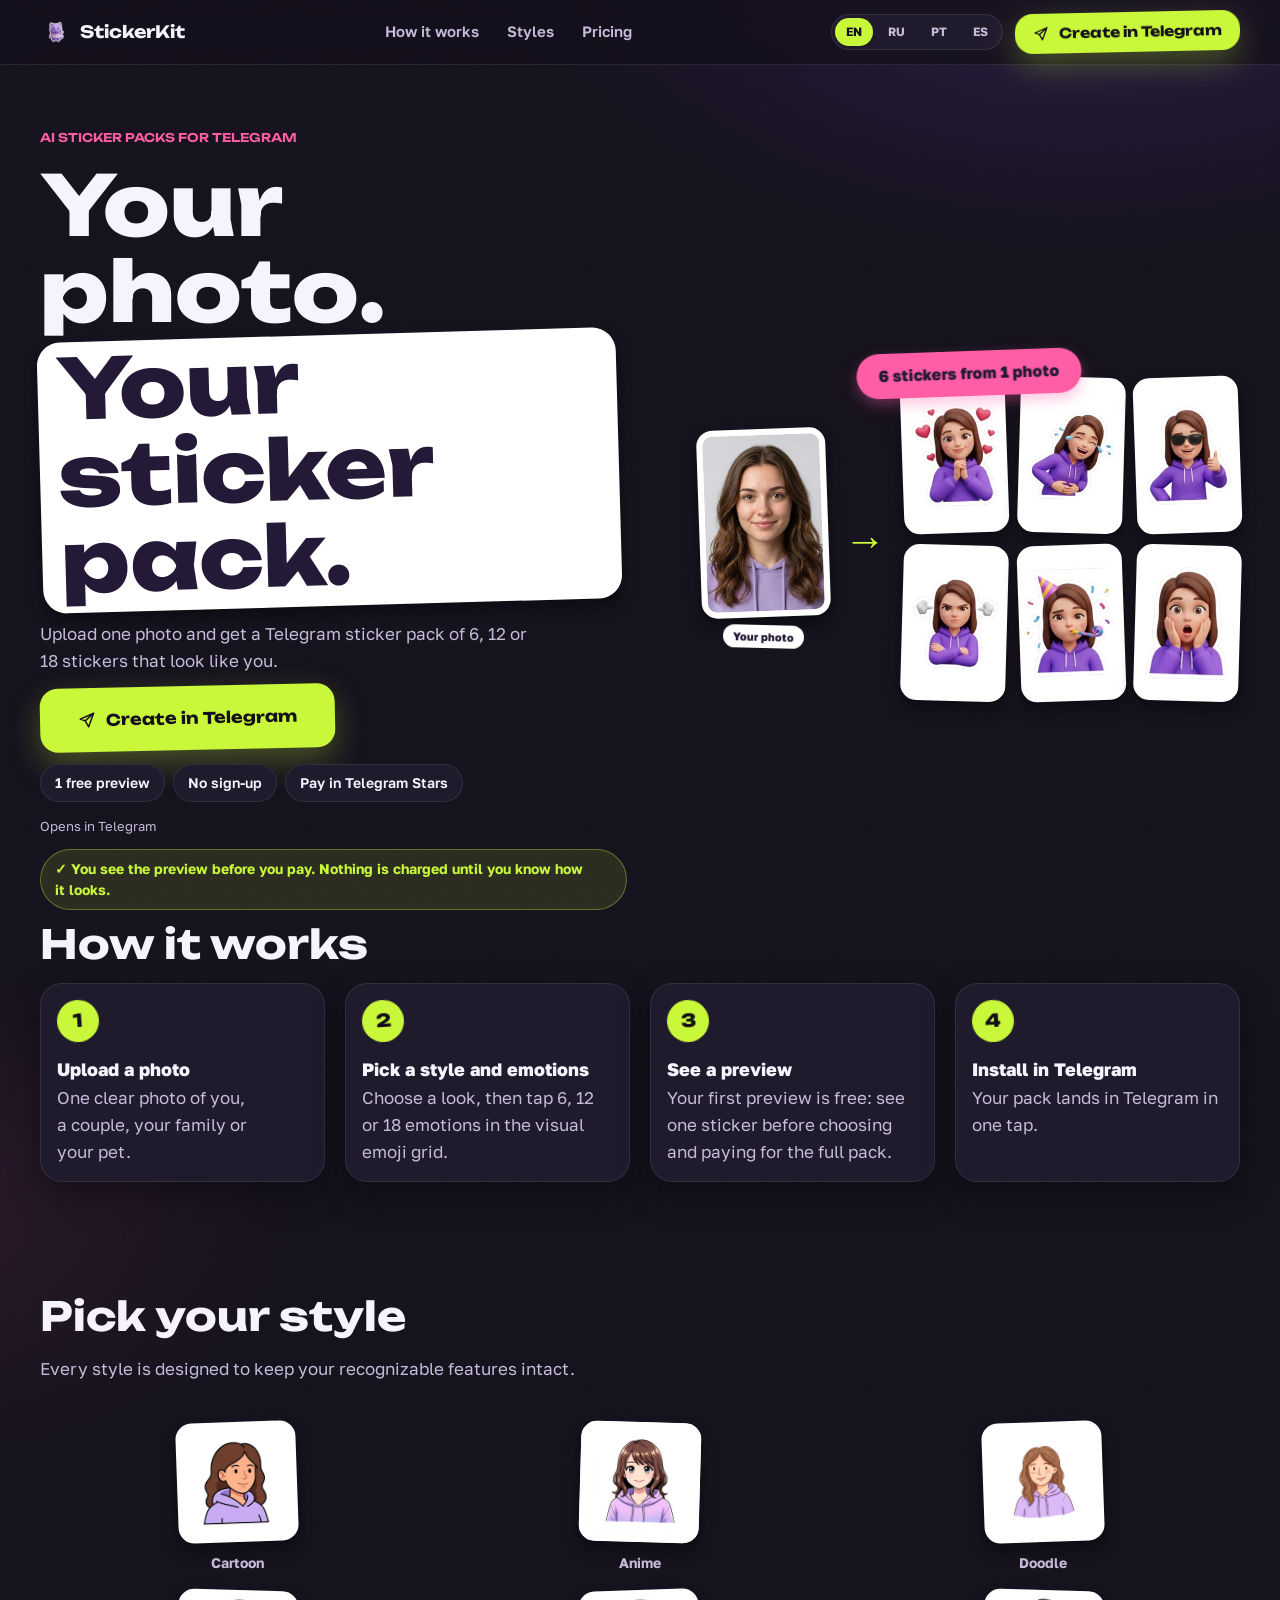
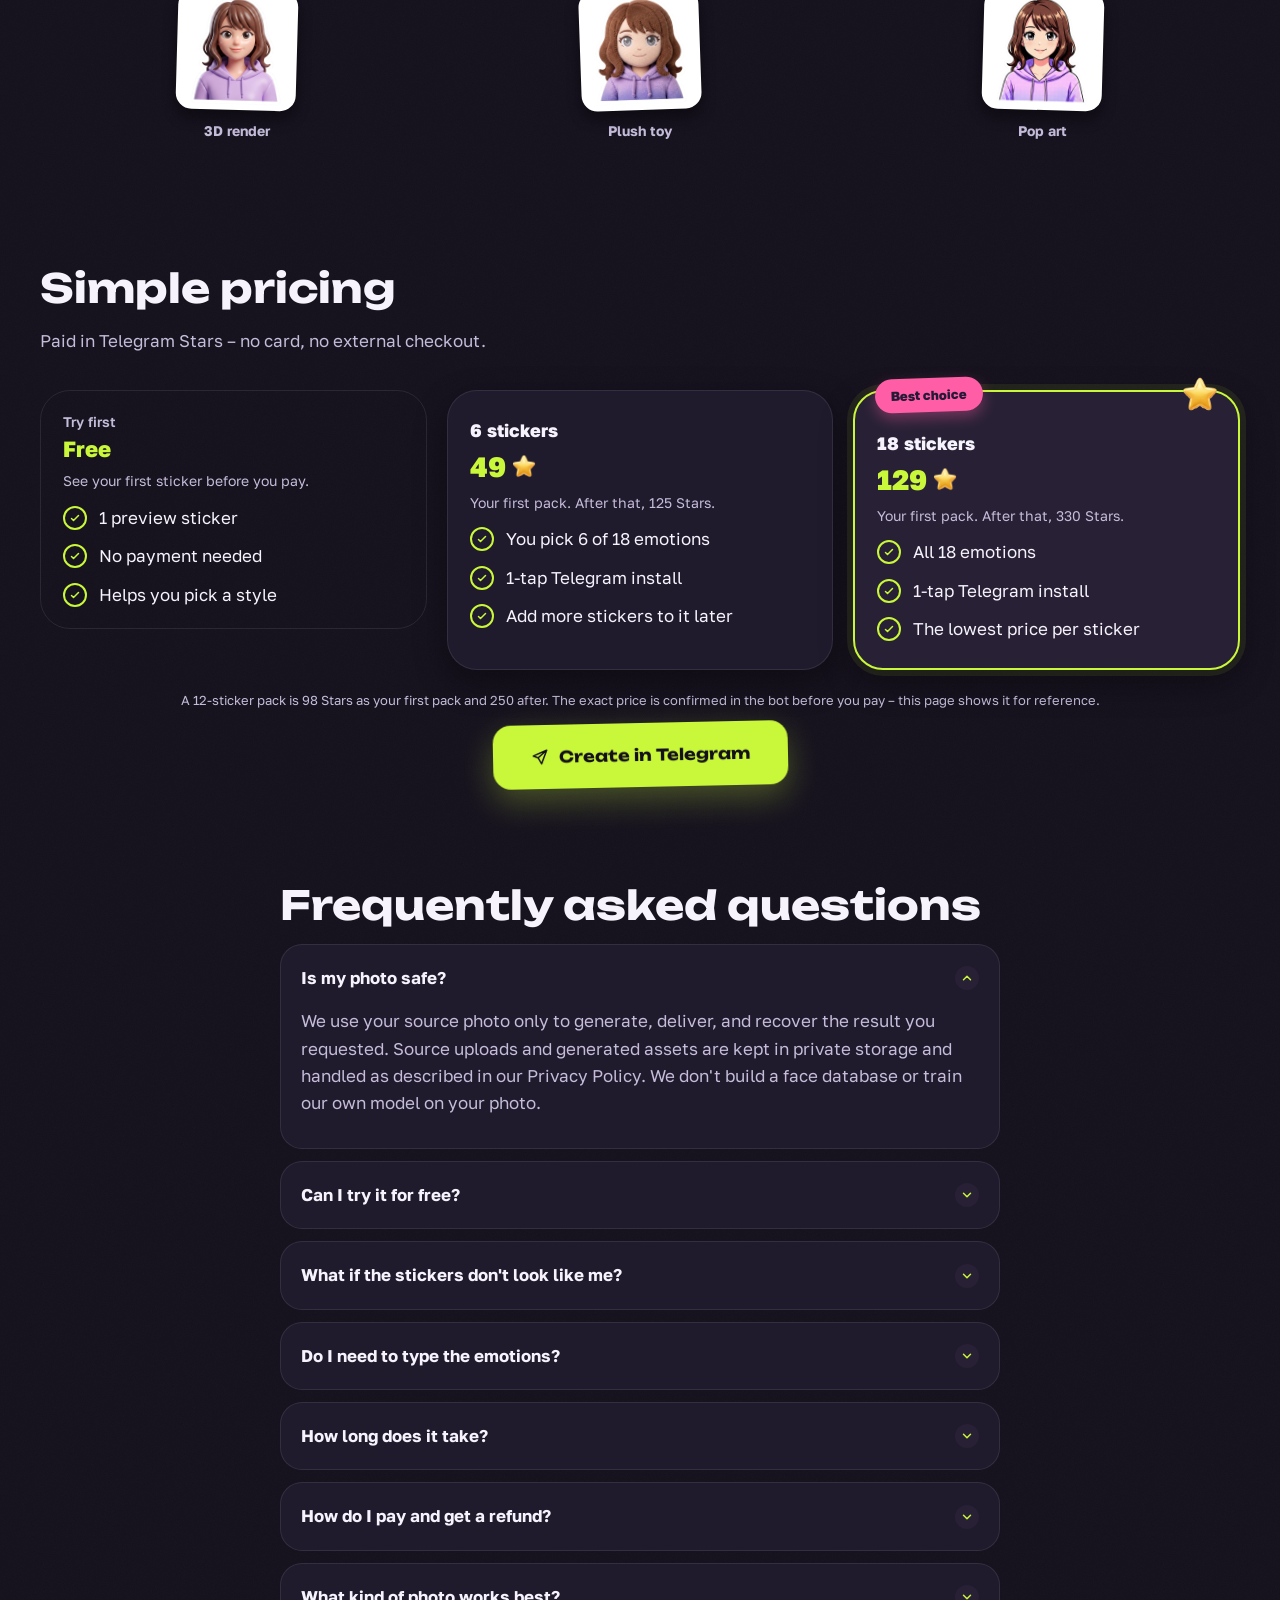
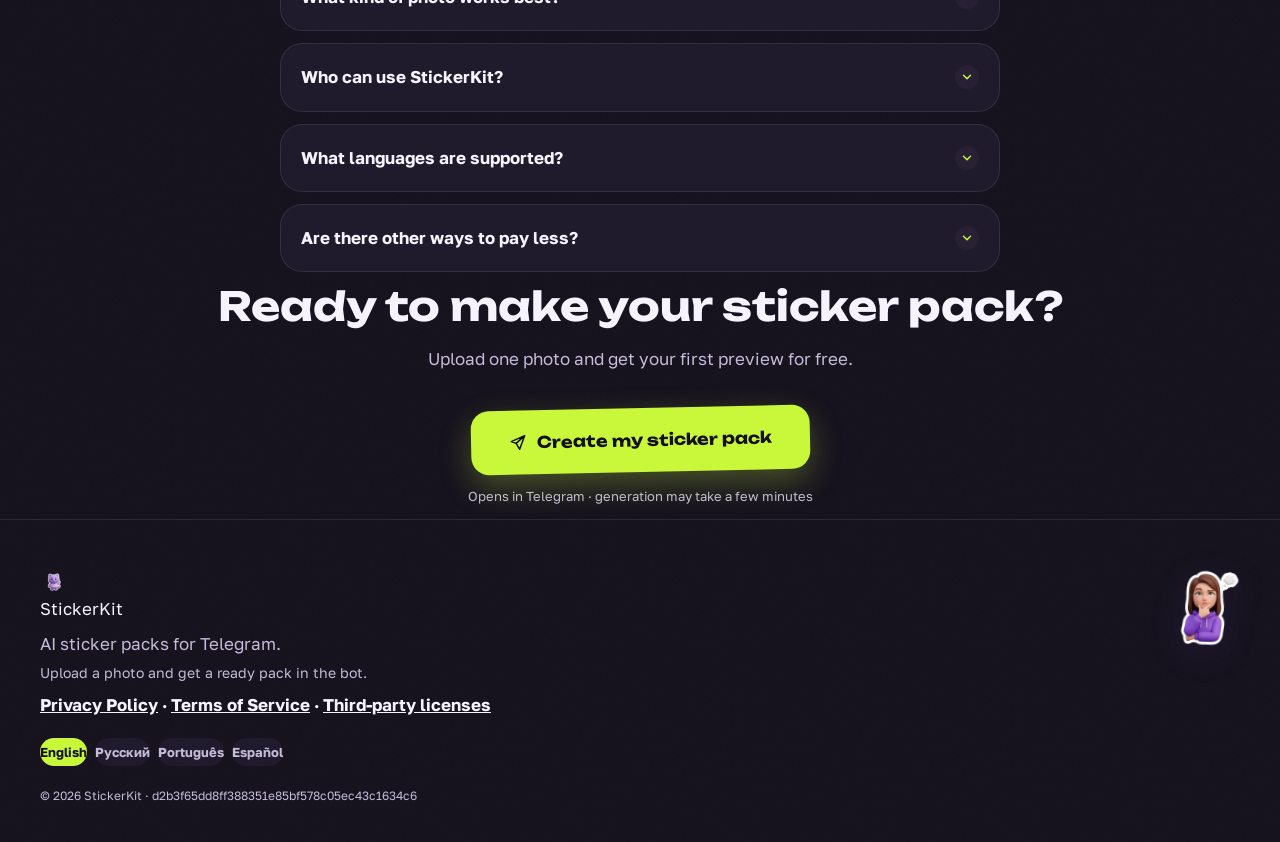
<file: index.html>
<!DOCTYPE html><html lang="en"><head><meta charset="utf-8"><meta name="viewport" content="width=device-width, initial-scale=1"><title>StickerKit – turn your photo into a Telegram sticker pack</title><meta name="description" content="Upload one photo and get a personalized sticker pack that actually looks like you: solo, couple, family or pet. Installs into Telegram in one tap."><link rel="canonical" href="https://stickerkit.app/"><link rel="alternate" hreflang="en" href="https://stickerkit.app/"><link rel="alternate" hreflang="ru" href="https://stickerkit.app/ru/"><link rel="alternate" hreflang="es" href="https://stickerkit.app/es/"><link rel="alternate" hreflang="pt-BR" href="https://stickerkit.app/pt/"><link rel="alternate" hreflang="x-default" href="https://stickerkit.app/"><link rel="icon" type="image/webp" href="/assets/ui/mascot-cat.webp"><meta property="og:type" content="website"><meta property="og:site_name" content="StickerKit"><meta property="og:locale" content="en_US"><meta property="og:title" content="StickerKit – turn your photo into a Telegram sticker pack"><meta property="og:description" content="Upload one photo and get a personalized sticker pack that actually looks like you: solo, couple, family or pet. Installs into Telegram in one tap."><meta property="og:url" content="https://stickerkit.app/"><meta property="og:image" content="https://stickerkit.app/assets/ui/social-card.webp"><meta property="og:image:type" content="image/webp"><meta property="og:image:width" content="1200"><meta property="og:image:height" content="630"><meta property="og:image:alt" content="Personalized StickerKit sticker examples"><meta name="twitter:card" content="summary_large_image"><meta name="twitter:title" content="StickerKit – turn your photo into a Telegram sticker pack"><meta name="twitter:description" content="Upload one photo and get a personalized sticker pack that actually looks like you: solo, couple, family or pet. Installs into Telegram in one tap."><meta name="twitter:image" content="https://stickerkit.app/assets/ui/social-card.webp"><meta name="twitter:image:alt" content="Personalized StickerKit sticker examples"><link rel="stylesheet" href="/_astro/i18n.CnTxMMP6.css"><link rel="stylesheet" href="/_astro/StickyCta.CfdZxKbj.css"></head><body><header class="site-header" data-astro-cid-nen7h5rs><div class="container site-header__row" data-astro-cid-nen7h5rs><div class="wordmark" data-astro-cid-nen7h5rs><img src="/assets/ui/mascot-cat.webp" width="32" height="32" alt="" loading="eager" data-astro-cid-nen7h5rs>StickerKit</div><nav class="site-nav" aria-label="Main navigation" data-astro-cid-nen7h5rs><a href="#how-it-works" data-astro-cid-nen7h5rs>How it works</a><a href="#styles" data-astro-cid-nen7h5rs>Styles</a><a href="#pricing" data-astro-cid-nen7h5rs>Pricing</a></nav><div class="site-header__actions" data-astro-cid-nen7h5rs><nav class="lang-switcher-compact" aria-label="Language" data-astro-cid-nen7h5rs><a href="/" class="lang-pill-compact lang-pill-compact--active" data-astro-cid-nen7h5rs>EN</a><a href="/ru/" class="lang-pill-compact" data-astro-cid-nen7h5rs>RU</a><a href="/pt/" class="lang-pill-compact" data-astro-cid-nen7h5rs>PT</a><a href="/es/" class="lang-pill-compact" data-astro-cid-nen7h5rs>ES</a></nav><a href="https://t.me/stickerkit_bot?start=lp_header_en" target="_blank" rel="noopener" class="cta-button cta-button--compact" data-astro-cid-nen7h5rs><svg width="16" height="16" viewBox="0 0 24 24" fill="none" aria-hidden="true" data-astro-cid-nen7h5rs><path d="M21 3 3 10.5l6.5 2.5m11.5-10L14 21l-4.5-8m11.5-10L9.5 13" stroke="currentColor" stroke-width="2" stroke-linecap="round" stroke-linejoin="round" data-astro-cid-nen7h5rs></path></svg>Create in Telegram</a></div></div></header><main><section class="container hero" data-astro-cid-ge2uvauf><div class="hero__copy" data-astro-cid-ge2uvauf><p class="eyebrow reveal" style="animation-delay: 60ms;" data-astro-cid-ge2uvauf>AI sticker packs for Telegram</p><h1 class="reveal" style="animation-delay: 120ms;" data-astro-cid-ge2uvauf>Your photo.<br data-astro-cid-ge2uvauf><span class="headline-sticker" data-astro-cid-ge2uvauf>Your sticker pack.</span></h1><p class="text-muted reveal" style="animation-delay: 180ms; max-width: 46ch;" data-astro-cid-ge2uvauf>Upload one photo and get a Telegram sticker pack of 6, 12 or 18 stickers that look like you.</p><div class="reveal" style="animation-delay: 240ms;" data-astro-cid-ge2uvauf><a href="https://t.me/stickerkit_bot?start=lp_hero_en" target="_blank" rel="noopener" class="cta-button"><svg width="18" height="18" viewBox="0 0 24 24" fill="none" aria-hidden="true"><path d="M21 3 3 10.5l6.5 2.5m11.5-10L14 21l-4.5-8m11.5-10L9.5 13" stroke="currentColor" stroke-width="2" stroke-linecap="round" stroke-linejoin="round"></path></svg>Create in Telegram</a></div><div class="trust-chips reveal" style="animation-delay: 280ms;" data-astro-cid-ge2uvauf><span class="trust-chip" data-astro-cid-ge2uvauf>1 free preview</span><span class="trust-chip" data-astro-cid-ge2uvauf>No sign-up</span><span class="trust-chip" data-astro-cid-ge2uvauf>Pay in Telegram Stars</span></div><p class="text-muted reveal" style="animation-delay: 300ms; font-size: 13px; margin-top: 4px;" data-astro-cid-ge2uvauf>Opens in Telegram</p><p class="guarantee-badge reveal" style="animation-delay: 320ms;" data-astro-cid-ge2uvauf>✓ You see the preview before you pay. Nothing is charged until you know how it looks.</p></div><div class="hero__art reveal" style="animation-delay: 160ms;" data-astro-cid-ge2uvauf><div class="proof" data-astro-cid-ge2uvauf><span class="pill-badge proof__badge" data-astro-cid-ge2uvauf>6 stickers from 1 photo</span><div class="proof__row" data-astro-cid-ge2uvauf><div class="proof__source" data-astro-cid-ge2uvauf><div class="tile-shadow proof__photo" data-astro-cid-ge2uvauf><img src="/assets/ui/source-photo.webp" width="176" height="176" alt="Source photo matching the generated stickers" loading="eager" fetchpriority="high" data-astro-cid-ge2uvauf></div><span class="proof__chip" data-astro-cid-ge2uvauf>Your photo</span></div><span class="proof__arrow" aria-hidden="true" data-astro-cid-ge2uvauf>→</span><div class="proof__grid" aria-hidden="true" data-astro-cid-ge2uvauf><div class="tile-shadow proof__sticker" data-astro-cid-ge2uvauf><img src="/assets/stickers/sticker-01.webp" width="144" height="144" alt="" loading="lazy" data-astro-cid-ge2uvauf></div><div class="tile-shadow proof__sticker" data-astro-cid-ge2uvauf><img src="/assets/stickers/sticker-02.webp" width="144" height="144" alt="" loading="lazy" data-astro-cid-ge2uvauf></div><div class="tile-shadow proof__sticker" data-astro-cid-ge2uvauf><img src="/assets/stickers/sticker-03.webp" width="144" height="144" alt="" loading="lazy" data-astro-cid-ge2uvauf></div><div class="tile-shadow proof__sticker" data-astro-cid-ge2uvauf><img src="/assets/stickers/sticker-06.webp" width="144" height="144" alt="" loading="lazy" data-astro-cid-ge2uvauf></div><div class="tile-shadow proof__sticker" data-astro-cid-ge2uvauf><img src="/assets/stickers/sticker-07.webp" width="144" height="144" alt="" loading="lazy" data-astro-cid-ge2uvauf></div><div class="tile-shadow proof__sticker" data-astro-cid-ge2uvauf><img src="/assets/stickers/sticker-10.webp" width="144" height="144" alt="" loading="lazy" data-astro-cid-ge2uvauf></div></div></div></div></div></section><section class="container" id="how-it-works" data-astro-cid-l43jfdkk><h2 data-astro-cid-l43jfdkk>How it works</h2><div class="grid-4" data-astro-cid-l43jfdkk><div class="card step-card reveal" style="animation-delay: 0ms;" data-astro-cid-l43jfdkk><div class="step-badge" data-astro-cid-l43jfdkk>1</div><h3 class="step-card__title" data-astro-cid-l43jfdkk>Upload a photo</h3><p class="text-muted step-card__desc" data-astro-cid-l43jfdkk>One clear photo of you, a couple, your family or your pet.</p></div><div class="card step-card reveal" style="animation-delay: 80ms;" data-astro-cid-l43jfdkk><div class="step-badge" data-astro-cid-l43jfdkk>2</div><h3 class="step-card__title" data-astro-cid-l43jfdkk>Pick a style and emotions</h3><p class="text-muted step-card__desc" data-astro-cid-l43jfdkk>Choose a look, then tap 6, 12 or 18 emotions in the visual emoji grid.</p></div><div class="card step-card reveal" style="animation-delay: 160ms;" data-astro-cid-l43jfdkk><div class="step-badge" data-astro-cid-l43jfdkk>3</div><h3 class="step-card__title" data-astro-cid-l43jfdkk>See a preview</h3><p class="text-muted step-card__desc" data-astro-cid-l43jfdkk>Your first preview is free: see one sticker before choosing and paying for the full pack.</p></div><div class="card step-card reveal" style="animation-delay: 240ms;" data-astro-cid-l43jfdkk><div class="step-badge" data-astro-cid-l43jfdkk>4</div><h3 class="step-card__title" data-astro-cid-l43jfdkk>Install in Telegram</h3><p class="text-muted step-card__desc" data-astro-cid-l43jfdkk>Your pack lands in Telegram in one tap.</p></div></div></section><section class="container" id="styles" data-astro-cid-phn37o7r><h2 data-astro-cid-phn37o7r>Pick your style</h2><p class="text-muted section-lede" data-astro-cid-phn37o7r>Every style is designed to keep your recognizable features intact.</p><div class="style-grid" tabindex="0" aria-label="Pick your style" data-astro-cid-phn37o7r><figure class="style-tile" data-astro-cid-phn37o7r><span class="style-tile__frame" data-astro-cid-phn37o7r><img src="/assets/styles/style-cartoon.webp" width="120" height="120" alt="Cartoon" loading="lazy" data-astro-cid-phn37o7r></span><figcaption data-astro-cid-phn37o7r>Cartoon</figcaption></figure><figure class="style-tile" data-astro-cid-phn37o7r><span class="style-tile__frame" data-astro-cid-phn37o7r><img src="/assets/styles/style-anime.webp" width="120" height="120" alt="Anime" loading="lazy" data-astro-cid-phn37o7r></span><figcaption data-astro-cid-phn37o7r>Anime</figcaption></figure><figure class="style-tile" data-astro-cid-phn37o7r><span class="style-tile__frame" data-astro-cid-phn37o7r><img src="/assets/styles/style-doodle.webp" width="120" height="120" alt="Doodle" loading="lazy" data-astro-cid-phn37o7r></span><figcaption data-astro-cid-phn37o7r>Doodle</figcaption></figure><figure class="style-tile" data-astro-cid-phn37o7r><span class="style-tile__frame" data-astro-cid-phn37o7r><img src="/assets/styles/style-render3d.webp" width="120" height="120" alt="3D render" loading="lazy" data-astro-cid-phn37o7r></span><figcaption data-astro-cid-phn37o7r>3D render</figcaption></figure><figure class="style-tile" data-astro-cid-phn37o7r><span class="style-tile__frame" data-astro-cid-phn37o7r><img src="/assets/styles/style-plush.webp" width="120" height="120" alt="Plush toy" loading="lazy" data-astro-cid-phn37o7r></span><figcaption data-astro-cid-phn37o7r>Plush toy</figcaption></figure><figure class="style-tile" data-astro-cid-phn37o7r><span class="style-tile__frame" data-astro-cid-phn37o7r><img src="/assets/styles/style-popart.webp" width="120" height="120" alt="Pop art" loading="lazy" data-astro-cid-phn37o7r></span><figcaption data-astro-cid-phn37o7r>Pop art</figcaption></figure></div></section><section class="container" id="pricing" data-astro-cid-htruwgye><h2 data-astro-cid-htruwgye>Simple pricing</h2><p class="text-muted section-lede" data-astro-cid-htruwgye>Paid in Telegram Stars – no card, no external checkout.</p><div class="grid-3" data-astro-cid-htruwgye><div class="plan-card reveal plan-card--try" style="animation-delay: 0ms;" data-astro-cid-htruwgye><p style="font-family: var(--font-body); font-weight: 600; font-size: 14px; margin: 0 0 0; color: var(--text-muted);" data-astro-cid-htruwgye>Try first</p><p class="plan-price" style="font-size: 22px; font-weight: 800; color: var(--acid); margin-bottom: 4px;" data-astro-cid-htruwgye>Free</p><p class="text-muted" style="font-size: 14px;" data-astro-cid-htruwgye>See your first sticker before you pay.</p><ul class="check-list" data-astro-cid-htruwgye><li data-astro-cid-htruwgye><span class="check-icon" aria-hidden="true" data-astro-cid-htruwgye><svg width="12" height="12" viewBox="0 0 24 24" fill="none" data-astro-cid-htruwgye><path d="M5 13l4 4L19 7" stroke="currentColor" stroke-width="3" stroke-linecap="round" stroke-linejoin="round" data-astro-cid-htruwgye></path></svg></span><span data-astro-cid-htruwgye>1 preview sticker</span></li><li data-astro-cid-htruwgye><span class="check-icon" aria-hidden="true" data-astro-cid-htruwgye><svg width="12" height="12" viewBox="0 0 24 24" fill="none" data-astro-cid-htruwgye><path d="M5 13l4 4L19 7" stroke="currentColor" stroke-width="3" stroke-linecap="round" stroke-linejoin="round" data-astro-cid-htruwgye></path></svg></span><span data-astro-cid-htruwgye>No payment needed</span></li><li data-astro-cid-htruwgye><span class="check-icon" aria-hidden="true" data-astro-cid-htruwgye><svg width="12" height="12" viewBox="0 0 24 24" fill="none" data-astro-cid-htruwgye><path d="M5 13l4 4L19 7" stroke="currentColor" stroke-width="3" stroke-linecap="round" stroke-linejoin="round" data-astro-cid-htruwgye></path></svg></span><span data-astro-cid-htruwgye>Helps you pick a style</span></li></ul></div><div class="plan-card reveal" style="animation-delay: 90ms;" data-astro-cid-htruwgye><p style="font-family: var(--font-body); font-weight: 800; font-size: 18px; margin: 0 0 0; color: var(--text);" data-astro-cid-htruwgye>6 stickers</p><p class="plan-price" style="font-size: 28px; font-weight: 800; color: var(--acid); margin-bottom: 4px;" data-astro-cid-htruwgye>49<img src="/assets/ui/star.webp" width="24" height="24" alt="Stars" class="plan-price__star" loading="lazy" data-astro-cid-htruwgye></p><p class="text-muted" style="font-size: 14px;" data-astro-cid-htruwgye>Your first pack. After that, 125 Stars.</p><ul class="check-list" data-astro-cid-htruwgye><li data-astro-cid-htruwgye><span class="check-icon" aria-hidden="true" data-astro-cid-htruwgye><svg width="12" height="12" viewBox="0 0 24 24" fill="none" data-astro-cid-htruwgye><path d="M5 13l4 4L19 7" stroke="currentColor" stroke-width="3" stroke-linecap="round" stroke-linejoin="round" data-astro-cid-htruwgye></path></svg></span><span data-astro-cid-htruwgye>You pick 6 of 18 emotions</span></li><li data-astro-cid-htruwgye><span class="check-icon" aria-hidden="true" data-astro-cid-htruwgye><svg width="12" height="12" viewBox="0 0 24 24" fill="none" data-astro-cid-htruwgye><path d="M5 13l4 4L19 7" stroke="currentColor" stroke-width="3" stroke-linecap="round" stroke-linejoin="round" data-astro-cid-htruwgye></path></svg></span><span data-astro-cid-htruwgye>1-tap Telegram install</span></li><li data-astro-cid-htruwgye><span class="check-icon" aria-hidden="true" data-astro-cid-htruwgye><svg width="12" height="12" viewBox="0 0 24 24" fill="none" data-astro-cid-htruwgye><path d="M5 13l4 4L19 7" stroke="currentColor" stroke-width="3" stroke-linecap="round" stroke-linejoin="round" data-astro-cid-htruwgye></path></svg></span><span data-astro-cid-htruwgye>Add more stickers to it later</span></li></ul></div><div class="plan-card reveal plan-card--featured" style="animation-delay: 180ms;" data-astro-cid-htruwgye><img src="/assets/ui/star.webp" width="36" height="36" alt="" class="plan-card__badge" loading="lazy" data-astro-cid-htruwgye><span class="pill-badge" style="position: absolute; top: -14px; left: 20px;" data-astro-cid-htruwgye>Best choice</span><p style="font-family: var(--font-body); font-weight: 800; font-size: 18px; margin: 12px 0 0; color: var(--text);" data-astro-cid-htruwgye>18 stickers</p><p class="plan-price" style="font-size: 28px; font-weight: 800; color: var(--acid); margin-bottom: 4px;" data-astro-cid-htruwgye>129<img src="/assets/ui/star.webp" width="24" height="24" alt="Stars" class="plan-price__star" loading="lazy" data-astro-cid-htruwgye></p><p class="text-muted" style="font-size: 14px;" data-astro-cid-htruwgye>Your first pack. After that, 330 Stars.</p><ul class="check-list" data-astro-cid-htruwgye><li data-astro-cid-htruwgye><span class="check-icon" aria-hidden="true" data-astro-cid-htruwgye><svg width="12" height="12" viewBox="0 0 24 24" fill="none" data-astro-cid-htruwgye><path d="M5 13l4 4L19 7" stroke="currentColor" stroke-width="3" stroke-linecap="round" stroke-linejoin="round" data-astro-cid-htruwgye></path></svg></span><span data-astro-cid-htruwgye>All 18 emotions</span></li><li data-astro-cid-htruwgye><span class="check-icon" aria-hidden="true" data-astro-cid-htruwgye><svg width="12" height="12" viewBox="0 0 24 24" fill="none" data-astro-cid-htruwgye><path d="M5 13l4 4L19 7" stroke="currentColor" stroke-width="3" stroke-linecap="round" stroke-linejoin="round" data-astro-cid-htruwgye></path></svg></span><span data-astro-cid-htruwgye>1-tap Telegram install</span></li><li data-astro-cid-htruwgye><span class="check-icon" aria-hidden="true" data-astro-cid-htruwgye><svg width="12" height="12" viewBox="0 0 24 24" fill="none" data-astro-cid-htruwgye><path d="M5 13l4 4L19 7" stroke="currentColor" stroke-width="3" stroke-linecap="round" stroke-linejoin="round" data-astro-cid-htruwgye></path></svg></span><span data-astro-cid-htruwgye>The lowest price per sticker</span></li></ul></div></div><p class="text-muted" style="font-size: 13px; margin-top: 20px; text-align: center;" data-astro-cid-htruwgye>A 12-sticker pack is 98 Stars as your first pack and 250 after. The exact price is confirmed in the bot before you pay – this page shows it for reference.</p><div style="display: flex; justify-content: center; margin-top: 8px;" data-astro-cid-htruwgye><a href="https://t.me/stickerkit_bot?start=lp_pricing_en" target="_blank" rel="noopener" class="cta-button"><svg width="18" height="18" viewBox="0 0 24 24" fill="none" aria-hidden="true"><path d="M21 3 3 10.5l6.5 2.5m11.5-10L14 21l-4.5-8m11.5-10L9.5 13" stroke="currentColor" stroke-width="2" stroke-linecap="round" stroke-linejoin="round"></path></svg>Create in Telegram</a></div></section><section class="container" id="faq"><div class="prose"><h2>Frequently asked questions</h2><details class="faq-item reveal" style="animation-delay: 0ms;" open><summary>Is my photo safe?</summary><p class="text-muted">We use your source photo only to generate, deliver, and recover the result you requested. Source uploads and generated assets are kept in private storage and handled as described in our Privacy Policy. We don&#39;t build a face database or train our own model on your photo.</p></details><details class="faq-item reveal" style="animation-delay: 40ms;"><summary>Can I try it for free?</summary><p class="text-muted">Yes: the first preview sticker is free. Upload a photo, pick a style, and see the result before you pay.</p></details><details class="faq-item reveal" style="animation-delay: 80ms;"><summary>What if the stickers don&#39;t look like me?</summary><p class="text-muted">You always see the preview first, and nothing is charged until you&#39;re happy with it. If the likeness isn&#39;t there, simply don&#39;t buy the pack. If something went wrong with a pack you already paid for, write to support with /paysupport in the bot and we&#39;ll take a look.</p></details><details class="faq-item reveal" style="animation-delay: 120ms;"><summary>Do I need to type the emotions?</summary><p class="text-muted">No. In the Mini App, tap the emotions you want in the visual emoji grid: there are 18 to choose from, and each one you pick becomes a sticker. A pack has 6, 12 or 18.</p></details><details class="faq-item reveal" style="animation-delay: 160ms;"><summary>How long does it take?</summary><p class="text-muted">Usually a few minutes from photo to finished pack; a busy queue can make it longer.</p></details><details class="faq-item reveal" style="animation-delay: 200ms;"><summary>How do I pay and get a refund?</summary><p class="text-muted">Payment is handled through Telegram Stars inside the bot. If anything goes wrong with a payment, send /paysupport in the bot and we&#39;ll review it. Statutory rights still apply.</p></details><details class="faq-item reveal" style="animation-delay: 240ms;"><summary>What kind of photo works best?</summary><p class="text-muted">For people, use a clear, well-lit photo without heavy filters, dark sunglasses, or covered faces; for a couple or family, keep every face visible. For a pet, make sure its face and defining features are clear and unobstructed.</p></details><details class="faq-item reveal" style="animation-delay: 280ms;"><summary>Who can use StickerKit?</summary><p class="text-muted">StickerKit is for users aged 18 or older. Using it means you accept the Terms of Service and the Privacy Policy. We don&#39;t ask for a birth date or ID.</p></details><details class="faq-item reveal" style="animation-delay: 320ms;"><summary>What languages are supported?</summary><p class="text-muted">This site is available in English, Russian, Spanish, and Brazilian Portuguese. The bot and the Mini App are in English and Russian.</p></details><details class="faq-item reveal" style="animation-delay: 360ms;"><summary>Are there other ways to pay less?</summary><p class="text-muted">Yes. Post a story about your pack and get 2 more stickers free. Join our Telegram channel and let us show your pack there for 3 more. Do both, and your first 6-sticker pack is free. You can also send an unpaid pack to a friend so they can pay for it as a gift.</p></details></div></section><section class="container final-cta" data-astro-cid-blvy5prr><h2 data-astro-cid-blvy5prr>Ready to make your sticker pack?</h2><p class="text-muted section-lede" style="margin-left: auto; margin-right: auto;" data-astro-cid-blvy5prr>Upload one photo and get your first preview for free.</p><a href="https://t.me/stickerkit_bot?start=lp_final_en" target="_blank" rel="noopener" class="cta-button"><svg width="18" height="18" viewBox="0 0 24 24" fill="none" aria-hidden="true"><path d="M21 3 3 10.5l6.5 2.5m11.5-10L14 21l-4.5-8m11.5-10L9.5 13" stroke="currentColor" stroke-width="2" stroke-linecap="round" stroke-linejoin="round"></path></svg>Create my sticker pack</a><p class="text-muted" style="font-size: 13px; margin-top: 14px;" data-astro-cid-blvy5prr>Opens in Telegram · generation may take a few minutes</p></section></main><footer class="site-footer" data-astro-cid-jo6i4kqk><div class="container site-footer__row" data-astro-cid-jo6i4kqk><div class="site-footer__brand" data-astro-cid-jo6i4kqk><div class="wordmark" data-astro-cid-jo6i4kqk><img src="/assets/ui/mascot-cat.webp" width="28" height="28" alt="" loading="lazy" data-astro-cid-jo6i4kqk>StickerKit</div><p class="text-muted" style="margin: 8px 0 4px;" data-astro-cid-jo6i4kqk>AI sticker packs for Telegram.</p><p class="text-muted" style="margin: 0 0 4px; font-size: 14px;" data-astro-cid-jo6i4kqk>Upload a photo and get a ready pack in the bot.</p></div><img src="/assets/stickers/sticker-04.webp" width="61" height="80" alt="" loading="lazy" class="site-footer__sticker" data-astro-cid-jo6i4kqk></div><div class="container" data-astro-cid-jo6i4kqk><p style="font-weight: 700;" data-astro-cid-jo6i4kqk><a href="/privacy" data-astro-cid-jo6i4kqk>Privacy Policy</a> · <a href="/terms" data-astro-cid-jo6i4kqk>Terms of Service</a> · <a href="/third-party-font-licenses.txt" data-astro-cid-jo6i4kqk>Third-party licenses</a></p><nav aria-label="Language" class="lang-switcher" data-astro-cid-jo6i4kqk><a href="/" class="lang-pill lang-pill--active" data-astro-cid-jo6i4kqk>English</a><a href="/ru/" class="lang-pill" data-astro-cid-jo6i4kqk>Русский</a><a href="/pt/" class="lang-pill" data-astro-cid-jo6i4kqk>Português</a><a href="/es/" class="lang-pill" data-astro-cid-jo6i4kqk>Español</a></nav><p class="text-muted" style="font-size: 12px; margin-top: 20px;" data-astro-cid-jo6i4kqk>© 2026 StickerKit · <span title="build" data-astro-cid-jo6i4kqk>d2b3f65dd8ff388351e85bf578c05ec43c1634c6</span></p></div></footer><div class="sticky-cta"><a href="https://t.me/stickerkit_bot?start=lp_sticky_en" target="_blank" rel="noopener" class="cta-button cta-button--block"><svg width="18" height="18" viewBox="0 0 24 24" fill="none" aria-hidden="true"><path d="M21 3 3 10.5l6.5 2.5m11.5-10L14 21l-4.5-8m11.5-10L9.5 13" stroke="currentColor" stroke-width="2" stroke-linecap="round" stroke-linejoin="round"></path></svg>Create in Telegram</a></div></body></html>
</file>
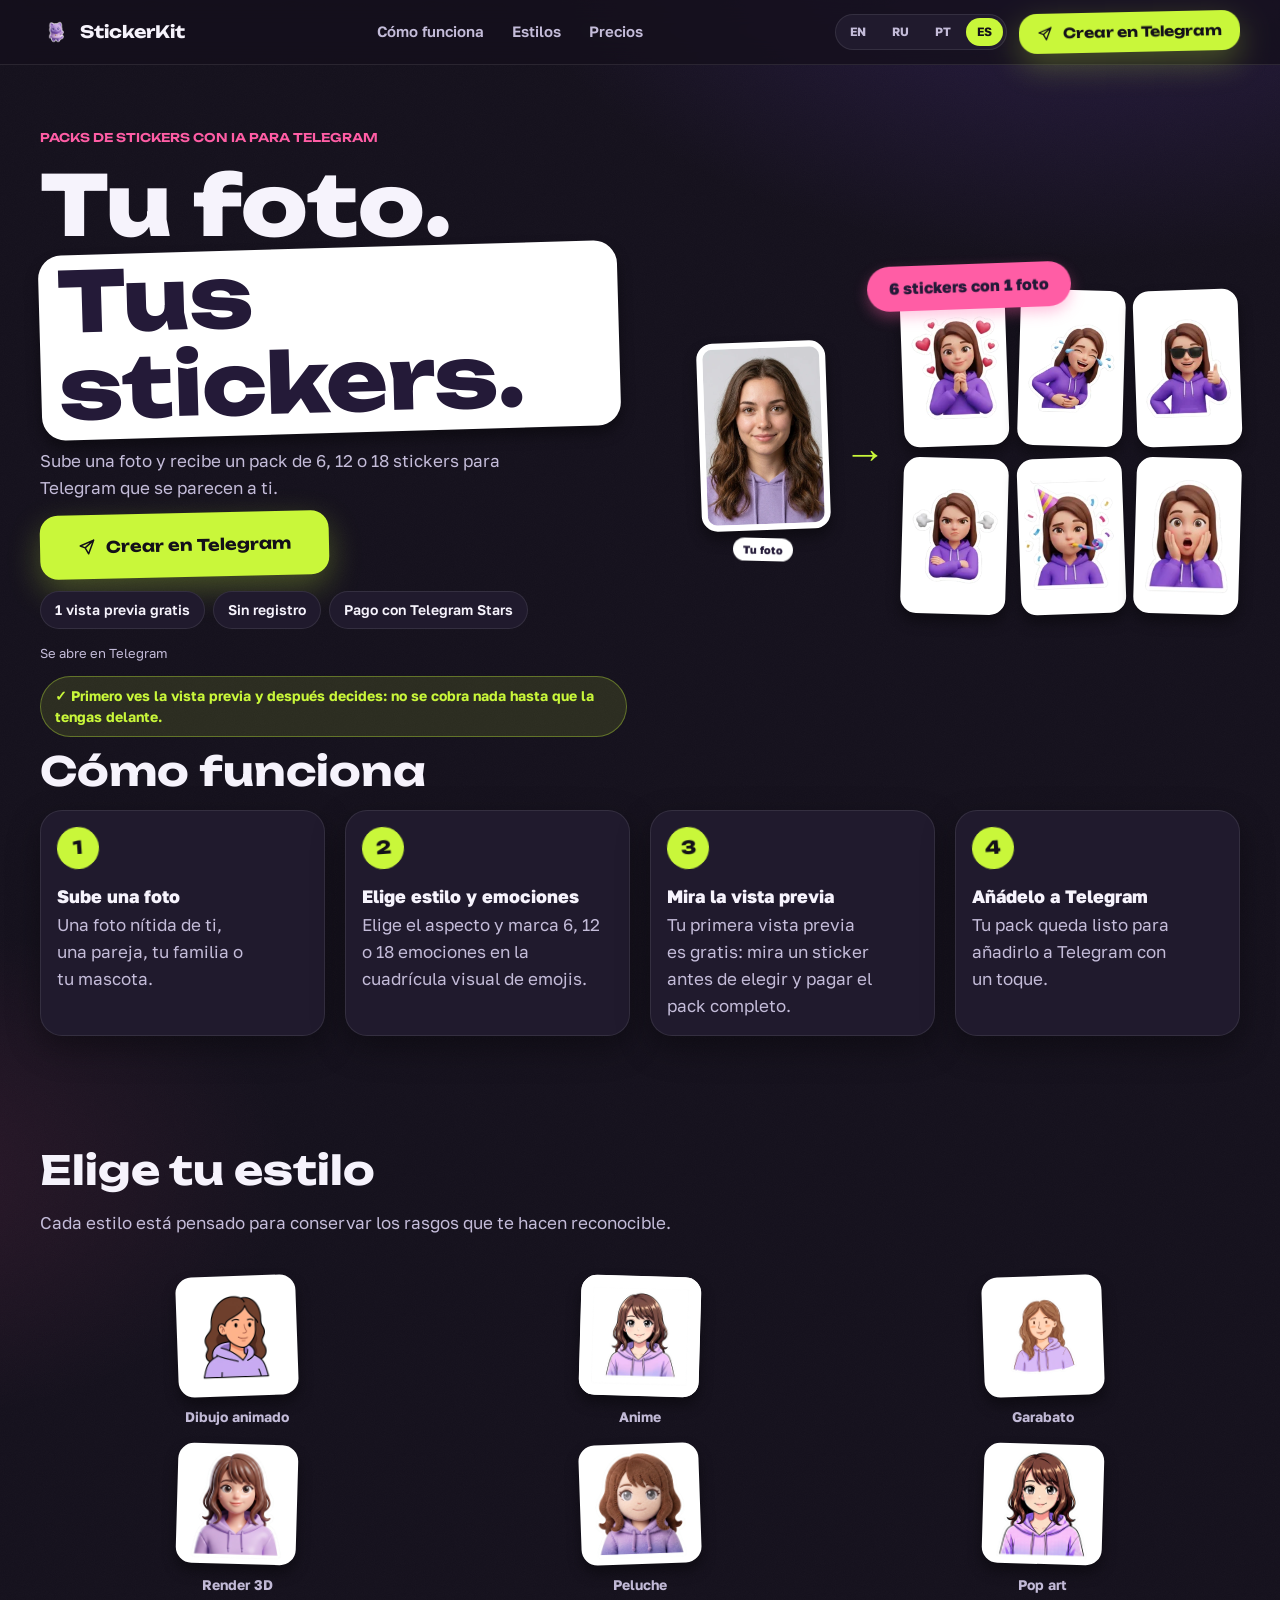
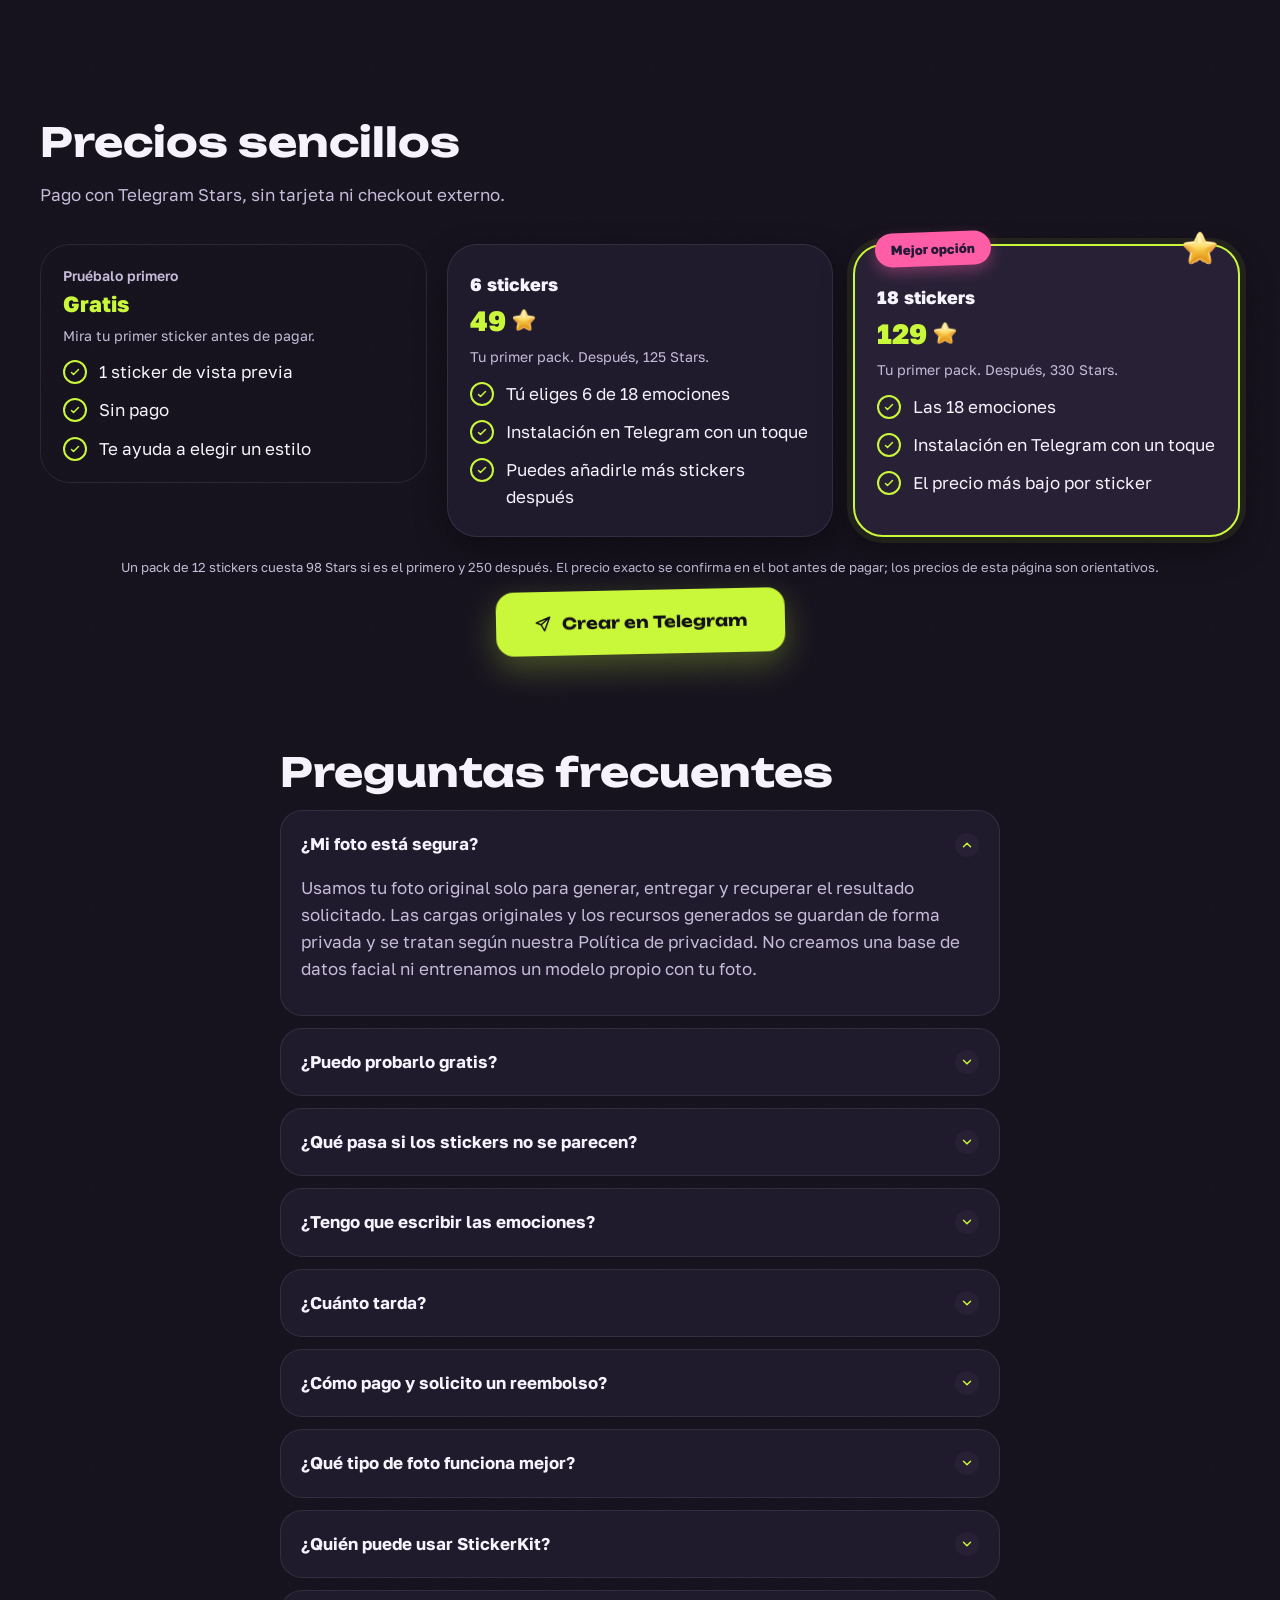
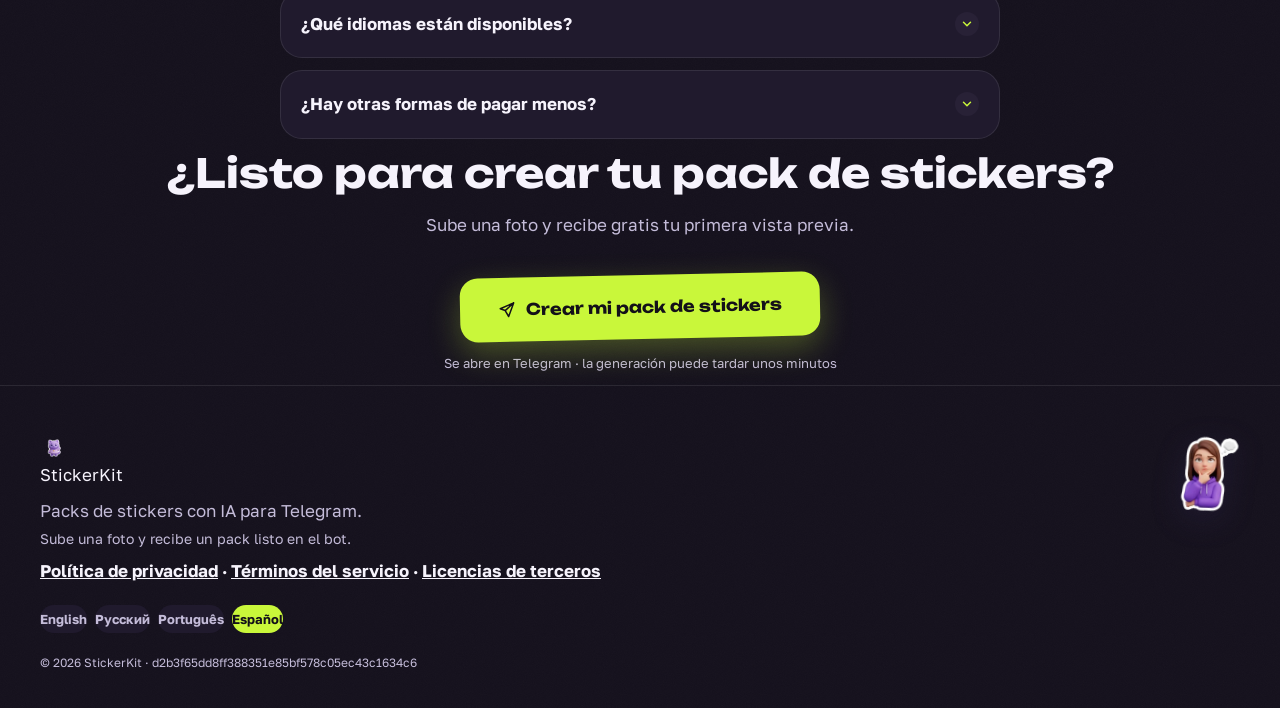
<file: es/index.html>
<!DOCTYPE html><html lang="es"><head><meta charset="utf-8"><meta name="viewport" content="width=device-width, initial-scale=1"><title>StickerKit – convierte tu foto en un pack de stickers para Telegram</title><meta name="description" content="Sube una foto y crea un pack de stickers personalizado para ti, tu pareja, tu familia o tu mascota. Añádelo a Telegram con un toque."><link rel="canonical" href="https://stickerkit.app/es/"><link rel="alternate" hreflang="en" href="https://stickerkit.app/"><link rel="alternate" hreflang="ru" href="https://stickerkit.app/ru/"><link rel="alternate" hreflang="es" href="https://stickerkit.app/es/"><link rel="alternate" hreflang="pt-BR" href="https://stickerkit.app/pt/"><link rel="alternate" hreflang="x-default" href="https://stickerkit.app/"><link rel="icon" type="image/webp" href="/assets/ui/mascot-cat.webp"><meta property="og:type" content="website"><meta property="og:site_name" content="StickerKit"><meta property="og:locale" content="es_ES"><meta property="og:title" content="StickerKit – convierte tu foto en un pack de stickers para Telegram"><meta property="og:description" content="Sube una foto y crea un pack de stickers personalizado para ti, tu pareja, tu familia o tu mascota. Añádelo a Telegram con un toque."><meta property="og:url" content="https://stickerkit.app/es/"><meta property="og:image" content="https://stickerkit.app/assets/ui/social-card.webp"><meta property="og:image:type" content="image/webp"><meta property="og:image:width" content="1200"><meta property="og:image:height" content="630"><meta property="og:image:alt" content="Ejemplos de stickers personalizados de StickerKit"><meta name="twitter:card" content="summary_large_image"><meta name="twitter:title" content="StickerKit – convierte tu foto en un pack de stickers para Telegram"><meta name="twitter:description" content="Sube una foto y crea un pack de stickers personalizado para ti, tu pareja, tu familia o tu mascota. Añádelo a Telegram con un toque."><meta name="twitter:image" content="https://stickerkit.app/assets/ui/social-card.webp"><meta name="twitter:image:alt" content="Ejemplos de stickers personalizados de StickerKit"><link rel="stylesheet" href="/_astro/i18n.CnTxMMP6.css"><link rel="stylesheet" href="/_astro/StickyCta.CfdZxKbj.css"></head><body><header class="site-header" data-astro-cid-nen7h5rs><div class="container site-header__row" data-astro-cid-nen7h5rs><div class="wordmark" data-astro-cid-nen7h5rs><img src="/assets/ui/mascot-cat.webp" width="32" height="32" alt="" loading="eager" data-astro-cid-nen7h5rs>StickerKit</div><nav class="site-nav" aria-label="Navegación principal" data-astro-cid-nen7h5rs><a href="#how-it-works" data-astro-cid-nen7h5rs>Cómo funciona</a><a href="#styles" data-astro-cid-nen7h5rs>Estilos</a><a href="#pricing" data-astro-cid-nen7h5rs>Precios</a></nav><div class="site-header__actions" data-astro-cid-nen7h5rs><nav class="lang-switcher-compact" aria-label="Idioma" data-astro-cid-nen7h5rs><a href="/" class="lang-pill-compact" data-astro-cid-nen7h5rs>EN</a><a href="/ru/" class="lang-pill-compact" data-astro-cid-nen7h5rs>RU</a><a href="/pt/" class="lang-pill-compact" data-astro-cid-nen7h5rs>PT</a><a href="/es/" class="lang-pill-compact lang-pill-compact--active" data-astro-cid-nen7h5rs>ES</a></nav><a href="https://t.me/stickerkit_bot?start=lp_header_es" target="_blank" rel="noopener" class="cta-button cta-button--compact" data-astro-cid-nen7h5rs><svg width="16" height="16" viewBox="0 0 24 24" fill="none" aria-hidden="true" data-astro-cid-nen7h5rs><path d="M21 3 3 10.5l6.5 2.5m11.5-10L14 21l-4.5-8m11.5-10L9.5 13" stroke="currentColor" stroke-width="2" stroke-linecap="round" stroke-linejoin="round" data-astro-cid-nen7h5rs></path></svg>Crear en Telegram</a></div></div></header><main><section class="container hero" data-astro-cid-ge2uvauf><div class="hero__copy" data-astro-cid-ge2uvauf><p class="eyebrow reveal" style="animation-delay: 60ms;" data-astro-cid-ge2uvauf>Packs de stickers con IA para Telegram</p><h1 class="reveal" style="animation-delay: 120ms;" data-astro-cid-ge2uvauf>Tu foto.<br data-astro-cid-ge2uvauf><span class="headline-sticker" data-astro-cid-ge2uvauf>Tus stickers.</span></h1><p class="text-muted reveal" style="animation-delay: 180ms; max-width: 46ch;" data-astro-cid-ge2uvauf>Sube una foto y recibe un pack de 6, 12 o 18 stickers para Telegram que se parecen a ti.</p><div class="reveal" style="animation-delay: 240ms;" data-astro-cid-ge2uvauf><a href="https://t.me/stickerkit_bot?start=lp_hero_es" target="_blank" rel="noopener" class="cta-button"><svg width="18" height="18" viewBox="0 0 24 24" fill="none" aria-hidden="true"><path d="M21 3 3 10.5l6.5 2.5m11.5-10L14 21l-4.5-8m11.5-10L9.5 13" stroke="currentColor" stroke-width="2" stroke-linecap="round" stroke-linejoin="round"></path></svg>Crear en Telegram</a></div><div class="trust-chips reveal" style="animation-delay: 280ms;" data-astro-cid-ge2uvauf><span class="trust-chip" data-astro-cid-ge2uvauf>1 vista previa gratis</span><span class="trust-chip" data-astro-cid-ge2uvauf>Sin registro</span><span class="trust-chip" data-astro-cid-ge2uvauf>Pago con Telegram Stars</span></div><p class="text-muted reveal" style="animation-delay: 300ms; font-size: 13px; margin-top: 4px;" data-astro-cid-ge2uvauf>Se abre en Telegram</p><p class="guarantee-badge reveal" style="animation-delay: 320ms;" data-astro-cid-ge2uvauf>✓ Primero ves la vista previa y después decides: no se cobra nada hasta que la tengas delante.</p></div><div class="hero__art reveal" style="animation-delay: 160ms;" data-astro-cid-ge2uvauf><div class="proof" data-astro-cid-ge2uvauf><span class="pill-badge proof__badge" data-astro-cid-ge2uvauf>6 stickers con 1 foto</span><div class="proof__row" data-astro-cid-ge2uvauf><div class="proof__source" data-astro-cid-ge2uvauf><div class="tile-shadow proof__photo" data-astro-cid-ge2uvauf><img src="/assets/ui/source-photo.webp" width="176" height="176" alt="Foto original con los mismos rasgos que los stickers generados" loading="eager" fetchpriority="high" data-astro-cid-ge2uvauf></div><span class="proof__chip" data-astro-cid-ge2uvauf>Tu foto</span></div><span class="proof__arrow" aria-hidden="true" data-astro-cid-ge2uvauf>→</span><div class="proof__grid" aria-hidden="true" data-astro-cid-ge2uvauf><div class="tile-shadow proof__sticker" data-astro-cid-ge2uvauf><img src="/assets/stickers/sticker-01.webp" width="144" height="144" alt="" loading="lazy" data-astro-cid-ge2uvauf></div><div class="tile-shadow proof__sticker" data-astro-cid-ge2uvauf><img src="/assets/stickers/sticker-02.webp" width="144" height="144" alt="" loading="lazy" data-astro-cid-ge2uvauf></div><div class="tile-shadow proof__sticker" data-astro-cid-ge2uvauf><img src="/assets/stickers/sticker-03.webp" width="144" height="144" alt="" loading="lazy" data-astro-cid-ge2uvauf></div><div class="tile-shadow proof__sticker" data-astro-cid-ge2uvauf><img src="/assets/stickers/sticker-06.webp" width="144" height="144" alt="" loading="lazy" data-astro-cid-ge2uvauf></div><div class="tile-shadow proof__sticker" data-astro-cid-ge2uvauf><img src="/assets/stickers/sticker-07.webp" width="144" height="144" alt="" loading="lazy" data-astro-cid-ge2uvauf></div><div class="tile-shadow proof__sticker" data-astro-cid-ge2uvauf><img src="/assets/stickers/sticker-10.webp" width="144" height="144" alt="" loading="lazy" data-astro-cid-ge2uvauf></div></div></div></div></div></section><section class="container" id="how-it-works" data-astro-cid-l43jfdkk><h2 data-astro-cid-l43jfdkk>Cómo funciona</h2><div class="grid-4" data-astro-cid-l43jfdkk><div class="card step-card reveal" style="animation-delay: 0ms;" data-astro-cid-l43jfdkk><div class="step-badge" data-astro-cid-l43jfdkk>1</div><h3 class="step-card__title" data-astro-cid-l43jfdkk>Sube una foto</h3><p class="text-muted step-card__desc" data-astro-cid-l43jfdkk>Una foto nítida de ti, una pareja, tu familia o tu mascota.</p></div><div class="card step-card reveal" style="animation-delay: 80ms;" data-astro-cid-l43jfdkk><div class="step-badge" data-astro-cid-l43jfdkk>2</div><h3 class="step-card__title" data-astro-cid-l43jfdkk>Elige estilo y emociones</h3><p class="text-muted step-card__desc" data-astro-cid-l43jfdkk>Elige el aspecto y marca 6, 12 o 18 emociones en la cuadrícula visual de emojis.</p></div><div class="card step-card reveal" style="animation-delay: 160ms;" data-astro-cid-l43jfdkk><div class="step-badge" data-astro-cid-l43jfdkk>3</div><h3 class="step-card__title" data-astro-cid-l43jfdkk>Mira la vista previa</h3><p class="text-muted step-card__desc" data-astro-cid-l43jfdkk>Tu primera vista previa es gratis: mira un sticker antes de elegir y pagar el pack completo.</p></div><div class="card step-card reveal" style="animation-delay: 240ms;" data-astro-cid-l43jfdkk><div class="step-badge" data-astro-cid-l43jfdkk>4</div><h3 class="step-card__title" data-astro-cid-l43jfdkk>Añádelo a Telegram</h3><p class="text-muted step-card__desc" data-astro-cid-l43jfdkk>Tu pack queda listo para añadirlo a Telegram con un toque.</p></div></div></section><section class="container" id="styles" data-astro-cid-phn37o7r><h2 data-astro-cid-phn37o7r>Elige tu estilo</h2><p class="text-muted section-lede" data-astro-cid-phn37o7r>Cada estilo está pensado para conservar los rasgos que te hacen reconocible.</p><div class="style-grid" tabindex="0" aria-label="Elige tu estilo" data-astro-cid-phn37o7r><figure class="style-tile" data-astro-cid-phn37o7r><span class="style-tile__frame" data-astro-cid-phn37o7r><img src="/assets/styles/style-cartoon.webp" width="120" height="120" alt="Dibujo animado" loading="lazy" data-astro-cid-phn37o7r></span><figcaption data-astro-cid-phn37o7r>Dibujo animado</figcaption></figure><figure class="style-tile" data-astro-cid-phn37o7r><span class="style-tile__frame" data-astro-cid-phn37o7r><img src="/assets/styles/style-anime.webp" width="120" height="120" alt="Anime" loading="lazy" data-astro-cid-phn37o7r></span><figcaption data-astro-cid-phn37o7r>Anime</figcaption></figure><figure class="style-tile" data-astro-cid-phn37o7r><span class="style-tile__frame" data-astro-cid-phn37o7r><img src="/assets/styles/style-doodle.webp" width="120" height="120" alt="Garabato" loading="lazy" data-astro-cid-phn37o7r></span><figcaption data-astro-cid-phn37o7r>Garabato</figcaption></figure><figure class="style-tile" data-astro-cid-phn37o7r><span class="style-tile__frame" data-astro-cid-phn37o7r><img src="/assets/styles/style-render3d.webp" width="120" height="120" alt="Render 3D" loading="lazy" data-astro-cid-phn37o7r></span><figcaption data-astro-cid-phn37o7r>Render 3D</figcaption></figure><figure class="style-tile" data-astro-cid-phn37o7r><span class="style-tile__frame" data-astro-cid-phn37o7r><img src="/assets/styles/style-plush.webp" width="120" height="120" alt="Peluche" loading="lazy" data-astro-cid-phn37o7r></span><figcaption data-astro-cid-phn37o7r>Peluche</figcaption></figure><figure class="style-tile" data-astro-cid-phn37o7r><span class="style-tile__frame" data-astro-cid-phn37o7r><img src="/assets/styles/style-popart.webp" width="120" height="120" alt="Pop art" loading="lazy" data-astro-cid-phn37o7r></span><figcaption data-astro-cid-phn37o7r>Pop art</figcaption></figure></div></section><section class="container" id="pricing" data-astro-cid-htruwgye><h2 data-astro-cid-htruwgye>Precios sencillos</h2><p class="text-muted section-lede" data-astro-cid-htruwgye>Pago con Telegram Stars, sin tarjeta ni checkout externo.</p><div class="grid-3" data-astro-cid-htruwgye><div class="plan-card reveal plan-card--try" style="animation-delay: 0ms;" data-astro-cid-htruwgye><p style="font-family: var(--font-body); font-weight: 600; font-size: 14px; margin: 0 0 0; color: var(--text-muted);" data-astro-cid-htruwgye>Pruébalo primero</p><p class="plan-price" style="font-size: 22px; font-weight: 800; color: var(--acid); margin-bottom: 4px;" data-astro-cid-htruwgye>Gratis</p><p class="text-muted" style="font-size: 14px;" data-astro-cid-htruwgye>Mira tu primer sticker antes de pagar.</p><ul class="check-list" data-astro-cid-htruwgye><li data-astro-cid-htruwgye><span class="check-icon" aria-hidden="true" data-astro-cid-htruwgye><svg width="12" height="12" viewBox="0 0 24 24" fill="none" data-astro-cid-htruwgye><path d="M5 13l4 4L19 7" stroke="currentColor" stroke-width="3" stroke-linecap="round" stroke-linejoin="round" data-astro-cid-htruwgye></path></svg></span><span data-astro-cid-htruwgye>1 sticker de vista previa</span></li><li data-astro-cid-htruwgye><span class="check-icon" aria-hidden="true" data-astro-cid-htruwgye><svg width="12" height="12" viewBox="0 0 24 24" fill="none" data-astro-cid-htruwgye><path d="M5 13l4 4L19 7" stroke="currentColor" stroke-width="3" stroke-linecap="round" stroke-linejoin="round" data-astro-cid-htruwgye></path></svg></span><span data-astro-cid-htruwgye>Sin pago</span></li><li data-astro-cid-htruwgye><span class="check-icon" aria-hidden="true" data-astro-cid-htruwgye><svg width="12" height="12" viewBox="0 0 24 24" fill="none" data-astro-cid-htruwgye><path d="M5 13l4 4L19 7" stroke="currentColor" stroke-width="3" stroke-linecap="round" stroke-linejoin="round" data-astro-cid-htruwgye></path></svg></span><span data-astro-cid-htruwgye>Te ayuda a elegir un estilo</span></li></ul></div><div class="plan-card reveal" style="animation-delay: 90ms;" data-astro-cid-htruwgye><p style="font-family: var(--font-body); font-weight: 800; font-size: 18px; margin: 0 0 0; color: var(--text);" data-astro-cid-htruwgye>6 stickers</p><p class="plan-price" style="font-size: 28px; font-weight: 800; color: var(--acid); margin-bottom: 4px;" data-astro-cid-htruwgye>49<img src="/assets/ui/star.webp" width="24" height="24" alt="Stars" class="plan-price__star" loading="lazy" data-astro-cid-htruwgye></p><p class="text-muted" style="font-size: 14px;" data-astro-cid-htruwgye>Tu primer pack. Después, 125 Stars.</p><ul class="check-list" data-astro-cid-htruwgye><li data-astro-cid-htruwgye><span class="check-icon" aria-hidden="true" data-astro-cid-htruwgye><svg width="12" height="12" viewBox="0 0 24 24" fill="none" data-astro-cid-htruwgye><path d="M5 13l4 4L19 7" stroke="currentColor" stroke-width="3" stroke-linecap="round" stroke-linejoin="round" data-astro-cid-htruwgye></path></svg></span><span data-astro-cid-htruwgye>Tú eliges 6 de 18 emociones</span></li><li data-astro-cid-htruwgye><span class="check-icon" aria-hidden="true" data-astro-cid-htruwgye><svg width="12" height="12" viewBox="0 0 24 24" fill="none" data-astro-cid-htruwgye><path d="M5 13l4 4L19 7" stroke="currentColor" stroke-width="3" stroke-linecap="round" stroke-linejoin="round" data-astro-cid-htruwgye></path></svg></span><span data-astro-cid-htruwgye>Instalación en Telegram con un toque</span></li><li data-astro-cid-htruwgye><span class="check-icon" aria-hidden="true" data-astro-cid-htruwgye><svg width="12" height="12" viewBox="0 0 24 24" fill="none" data-astro-cid-htruwgye><path d="M5 13l4 4L19 7" stroke="currentColor" stroke-width="3" stroke-linecap="round" stroke-linejoin="round" data-astro-cid-htruwgye></path></svg></span><span data-astro-cid-htruwgye>Puedes añadirle más stickers después</span></li></ul></div><div class="plan-card reveal plan-card--featured" style="animation-delay: 180ms;" data-astro-cid-htruwgye><img src="/assets/ui/star.webp" width="36" height="36" alt="" class="plan-card__badge" loading="lazy" data-astro-cid-htruwgye><span class="pill-badge" style="position: absolute; top: -14px; left: 20px;" data-astro-cid-htruwgye>Mejor opción</span><p style="font-family: var(--font-body); font-weight: 800; font-size: 18px; margin: 12px 0 0; color: var(--text);" data-astro-cid-htruwgye>18 stickers</p><p class="plan-price" style="font-size: 28px; font-weight: 800; color: var(--acid); margin-bottom: 4px;" data-astro-cid-htruwgye>129<img src="/assets/ui/star.webp" width="24" height="24" alt="Stars" class="plan-price__star" loading="lazy" data-astro-cid-htruwgye></p><p class="text-muted" style="font-size: 14px;" data-astro-cid-htruwgye>Tu primer pack. Después, 330 Stars.</p><ul class="check-list" data-astro-cid-htruwgye><li data-astro-cid-htruwgye><span class="check-icon" aria-hidden="true" data-astro-cid-htruwgye><svg width="12" height="12" viewBox="0 0 24 24" fill="none" data-astro-cid-htruwgye><path d="M5 13l4 4L19 7" stroke="currentColor" stroke-width="3" stroke-linecap="round" stroke-linejoin="round" data-astro-cid-htruwgye></path></svg></span><span data-astro-cid-htruwgye>Las 18 emociones</span></li><li data-astro-cid-htruwgye><span class="check-icon" aria-hidden="true" data-astro-cid-htruwgye><svg width="12" height="12" viewBox="0 0 24 24" fill="none" data-astro-cid-htruwgye><path d="M5 13l4 4L19 7" stroke="currentColor" stroke-width="3" stroke-linecap="round" stroke-linejoin="round" data-astro-cid-htruwgye></path></svg></span><span data-astro-cid-htruwgye>Instalación en Telegram con un toque</span></li><li data-astro-cid-htruwgye><span class="check-icon" aria-hidden="true" data-astro-cid-htruwgye><svg width="12" height="12" viewBox="0 0 24 24" fill="none" data-astro-cid-htruwgye><path d="M5 13l4 4L19 7" stroke="currentColor" stroke-width="3" stroke-linecap="round" stroke-linejoin="round" data-astro-cid-htruwgye></path></svg></span><span data-astro-cid-htruwgye>El precio más bajo por sticker</span></li></ul></div></div><p class="text-muted" style="font-size: 13px; margin-top: 20px; text-align: center;" data-astro-cid-htruwgye>Un pack de 12 stickers cuesta 98 Stars si es el primero y 250 después. El precio exacto se confirma en el bot antes de pagar; los precios de esta página son orientativos.</p><div style="display: flex; justify-content: center; margin-top: 8px;" data-astro-cid-htruwgye><a href="https://t.me/stickerkit_bot?start=lp_pricing_es" target="_blank" rel="noopener" class="cta-button"><svg width="18" height="18" viewBox="0 0 24 24" fill="none" aria-hidden="true"><path d="M21 3 3 10.5l6.5 2.5m11.5-10L14 21l-4.5-8m11.5-10L9.5 13" stroke="currentColor" stroke-width="2" stroke-linecap="round" stroke-linejoin="round"></path></svg>Crear en Telegram</a></div></section><section class="container" id="faq"><div class="prose"><h2>Preguntas frecuentes</h2><details class="faq-item reveal" style="animation-delay: 0ms;" open><summary>¿Mi foto está segura?</summary><p class="text-muted">Usamos tu foto original solo para generar, entregar y recuperar el resultado solicitado. Las cargas originales y los recursos generados se guardan de forma privada y se tratan según nuestra Política de privacidad. No creamos una base de datos facial ni entrenamos un modelo propio con tu foto.</p></details><details class="faq-item reveal" style="animation-delay: 40ms;"><summary>¿Puedo probarlo gratis?</summary><p class="text-muted">Sí. La primera vista previa es gratis: sube una foto, elige un estilo y mira el resultado antes de pagar.</p></details><details class="faq-item reveal" style="animation-delay: 80ms;"><summary>¿Qué pasa si los stickers no se parecen?</summary><p class="text-muted">Por eso la vista previa va primero: ves el resultado antes de pagar y no se cobra nada hasta que lo apruebes. Si aun así algo no sale como esperabas, escríbenos a soporte con /paysupport en el bot y lo revisamos contigo.</p></details><details class="faq-item reveal" style="animation-delay: 120ms;"><summary>¿Tengo que escribir las emociones?</summary><p class="text-muted">No. En la Mini App, toca las emociones que quieras en la cuadrícula visual de emojis: hay 18 y cada una que elijas se convierte en un sticker. Un pack tiene 6, 12 o 18.</p></details><details class="faq-item reveal" style="animation-delay: 160ms;"><summary>¿Cuánto tarda?</summary><p class="text-muted">Normalmente, unos minutos desde la foto hasta el pack terminado; puede tardar algo más si hay cola.</p></details><details class="faq-item reveal" style="animation-delay: 200ms;"><summary>¿Cómo pago y solicito un reembolso?</summary><p class="text-muted">El pago se procesa con Telegram Stars dentro del bot. Si algo sale mal con un pago, escribe /paysupport y lo revisamos manualmente. Se mantienen los derechos legales del consumidor.</p></details><details class="faq-item reveal" style="animation-delay: 240ms;"><summary>¿Qué tipo de foto funciona mejor?</summary><p class="text-muted">Para personas, usa una foto nítida y bien iluminada, sin filtros intensos, gafas oscuras ni caras tapadas; en parejas o familias, deben verse todas las caras. Para una mascota, procura que se vean bien su cara y sus rasgos distintivos, sin objetos que los tapen.</p></details><details class="faq-item reveal" style="animation-delay: 280ms;"><summary>¿Quién puede usar StickerKit?</summary><p class="text-muted">StickerKit está dirigido a personas de 18 años o más. Al usar el producto aceptas los Términos del servicio y confirmas que leíste la Política de privacidad. No pedimos tu fecha de nacimiento ni un documento de identidad.</p></details><details class="faq-item reveal" style="animation-delay: 320ms;"><summary>¿Qué idiomas están disponibles?</summary><p class="text-muted">La web está en inglés, ruso, español y portugués de Brasil. El bot y la Mini App están en inglés y ruso.</p></details><details class="faq-item reveal" style="animation-delay: 360ms;"><summary>¿Hay otras formas de pagar menos?</summary><p class="text-muted">Sí. Publica una historia con tu pack y recibe 2 stickers más gratis. Únete a nuestro canal de Telegram y déjanos mostrar tu pack allí para recibir 3 más. Si haces las dos cosas, tu primer pack de 6 stickers es gratis. También puedes enviar un pack sin pagar a un amigo para que te lo regale.</p></details></div></section><section class="container final-cta" data-astro-cid-blvy5prr><h2 data-astro-cid-blvy5prr>¿Listo para crear tu pack de stickers?</h2><p class="text-muted section-lede" style="margin-left: auto; margin-right: auto;" data-astro-cid-blvy5prr>Sube una foto y recibe gratis tu primera vista previa.</p><a href="https://t.me/stickerkit_bot?start=lp_final_es" target="_blank" rel="noopener" class="cta-button"><svg width="18" height="18" viewBox="0 0 24 24" fill="none" aria-hidden="true"><path d="M21 3 3 10.5l6.5 2.5m11.5-10L14 21l-4.5-8m11.5-10L9.5 13" stroke="currentColor" stroke-width="2" stroke-linecap="round" stroke-linejoin="round"></path></svg>Crear mi pack de stickers</a><p class="text-muted" style="font-size: 13px; margin-top: 14px;" data-astro-cid-blvy5prr>Se abre en Telegram · la generación puede tardar unos minutos</p></section></main><footer class="site-footer" data-astro-cid-jo6i4kqk><div class="container site-footer__row" data-astro-cid-jo6i4kqk><div class="site-footer__brand" data-astro-cid-jo6i4kqk><div class="wordmark" data-astro-cid-jo6i4kqk><img src="/assets/ui/mascot-cat.webp" width="28" height="28" alt="" loading="lazy" data-astro-cid-jo6i4kqk>StickerKit</div><p class="text-muted" style="margin: 8px 0 4px;" data-astro-cid-jo6i4kqk>Packs de stickers con IA para Telegram.</p><p class="text-muted" style="margin: 0 0 4px; font-size: 14px;" data-astro-cid-jo6i4kqk>Sube una foto y recibe un pack listo en el bot.</p></div><img src="/assets/stickers/sticker-04.webp" width="61" height="80" alt="" loading="lazy" class="site-footer__sticker" data-astro-cid-jo6i4kqk></div><div class="container" data-astro-cid-jo6i4kqk><p style="font-weight: 700;" data-astro-cid-jo6i4kqk><a href="/es/privacy" data-astro-cid-jo6i4kqk>Política de privacidad</a> · <a href="/es/terms" data-astro-cid-jo6i4kqk>Términos del servicio</a> · <a href="/third-party-font-licenses.txt" data-astro-cid-jo6i4kqk>Licencias de terceros</a></p><nav aria-label="Idioma" class="lang-switcher" data-astro-cid-jo6i4kqk><a href="/" class="lang-pill" data-astro-cid-jo6i4kqk>English</a><a href="/ru/" class="lang-pill" data-astro-cid-jo6i4kqk>Русский</a><a href="/pt/" class="lang-pill" data-astro-cid-jo6i4kqk>Português</a><a href="/es/" class="lang-pill lang-pill--active" data-astro-cid-jo6i4kqk>Español</a></nav><p class="text-muted" style="font-size: 12px; margin-top: 20px;" data-astro-cid-jo6i4kqk>© 2026 StickerKit · <span title="build" data-astro-cid-jo6i4kqk>d2b3f65dd8ff388351e85bf578c05ec43c1634c6</span></p></div></footer><div class="sticky-cta"><a href="https://t.me/stickerkit_bot?start=lp_sticky_es" target="_blank" rel="noopener" class="cta-button cta-button--block"><svg width="18" height="18" viewBox="0 0 24 24" fill="none" aria-hidden="true"><path d="M21 3 3 10.5l6.5 2.5m11.5-10L14 21l-4.5-8m11.5-10L9.5 13" stroke="currentColor" stroke-width="2" stroke-linecap="round" stroke-linejoin="round"></path></svg>Crear en Telegram</a></div></body></html>
</file>
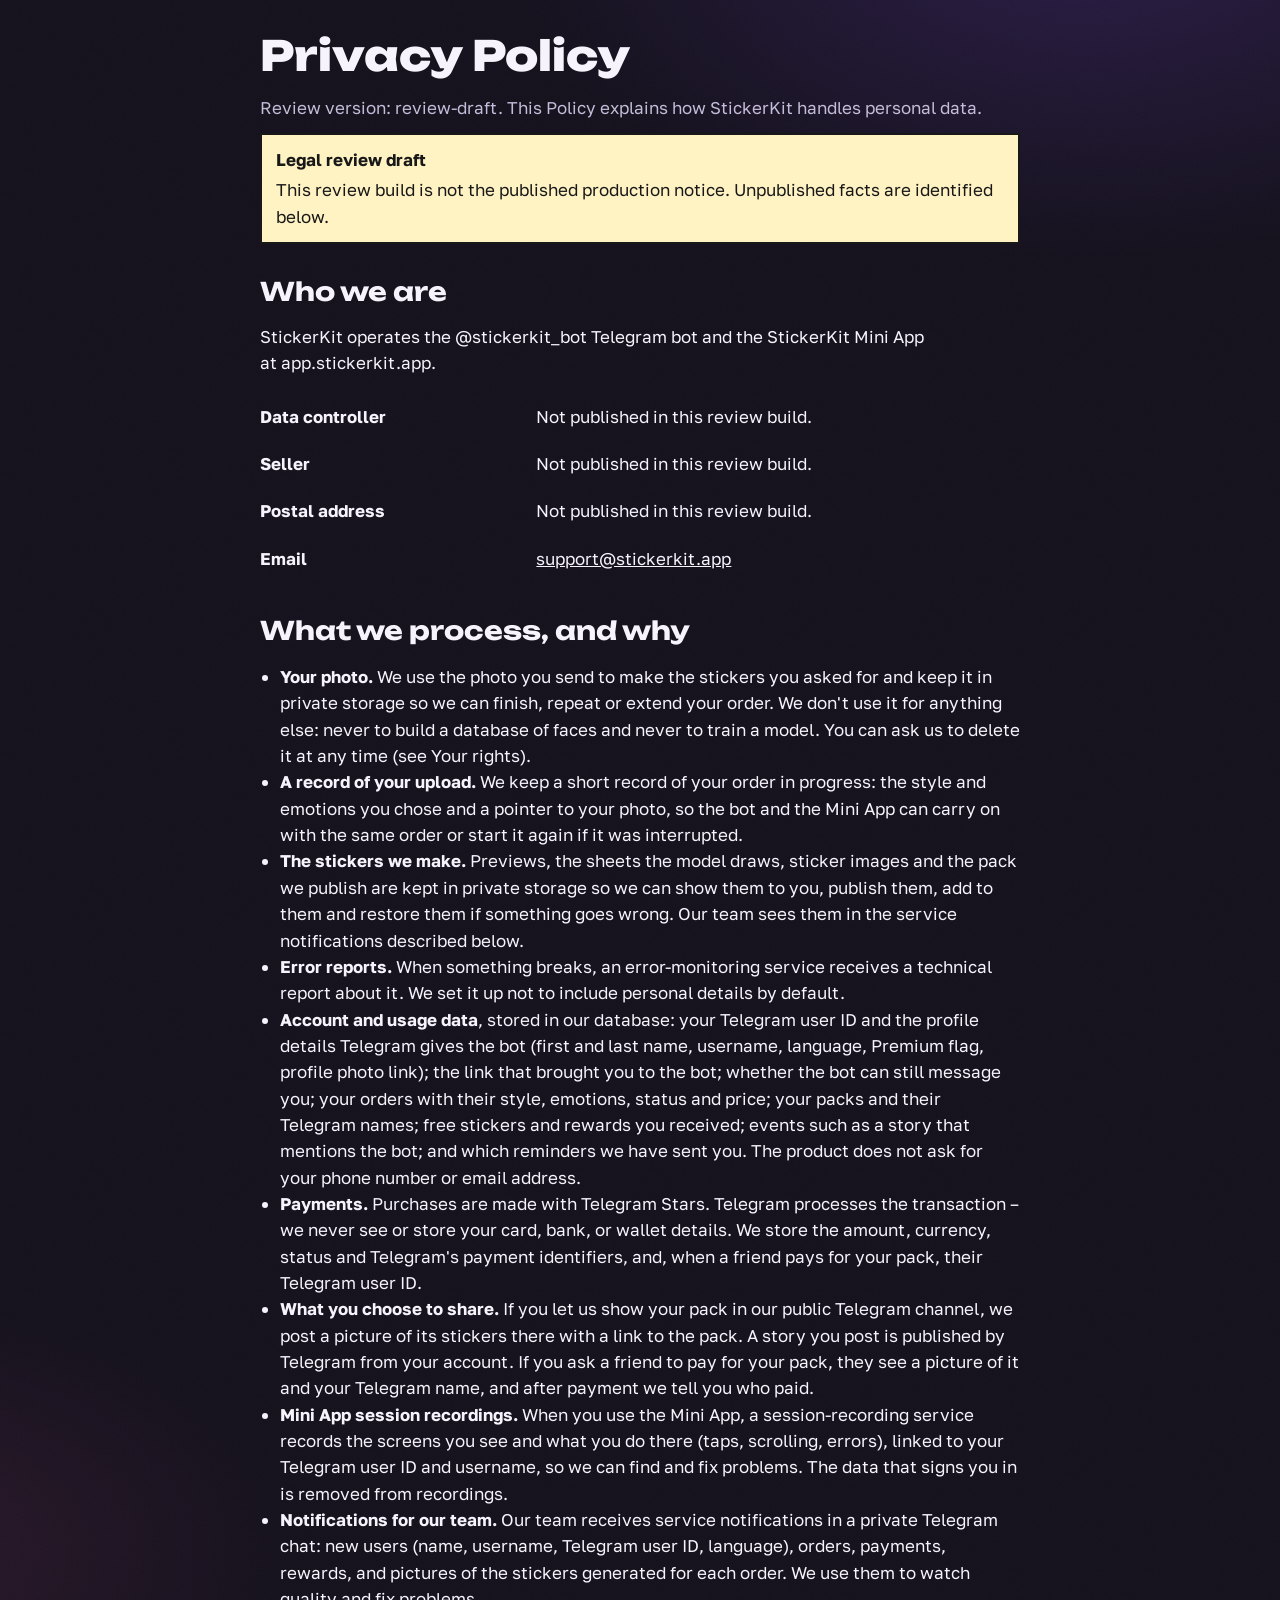
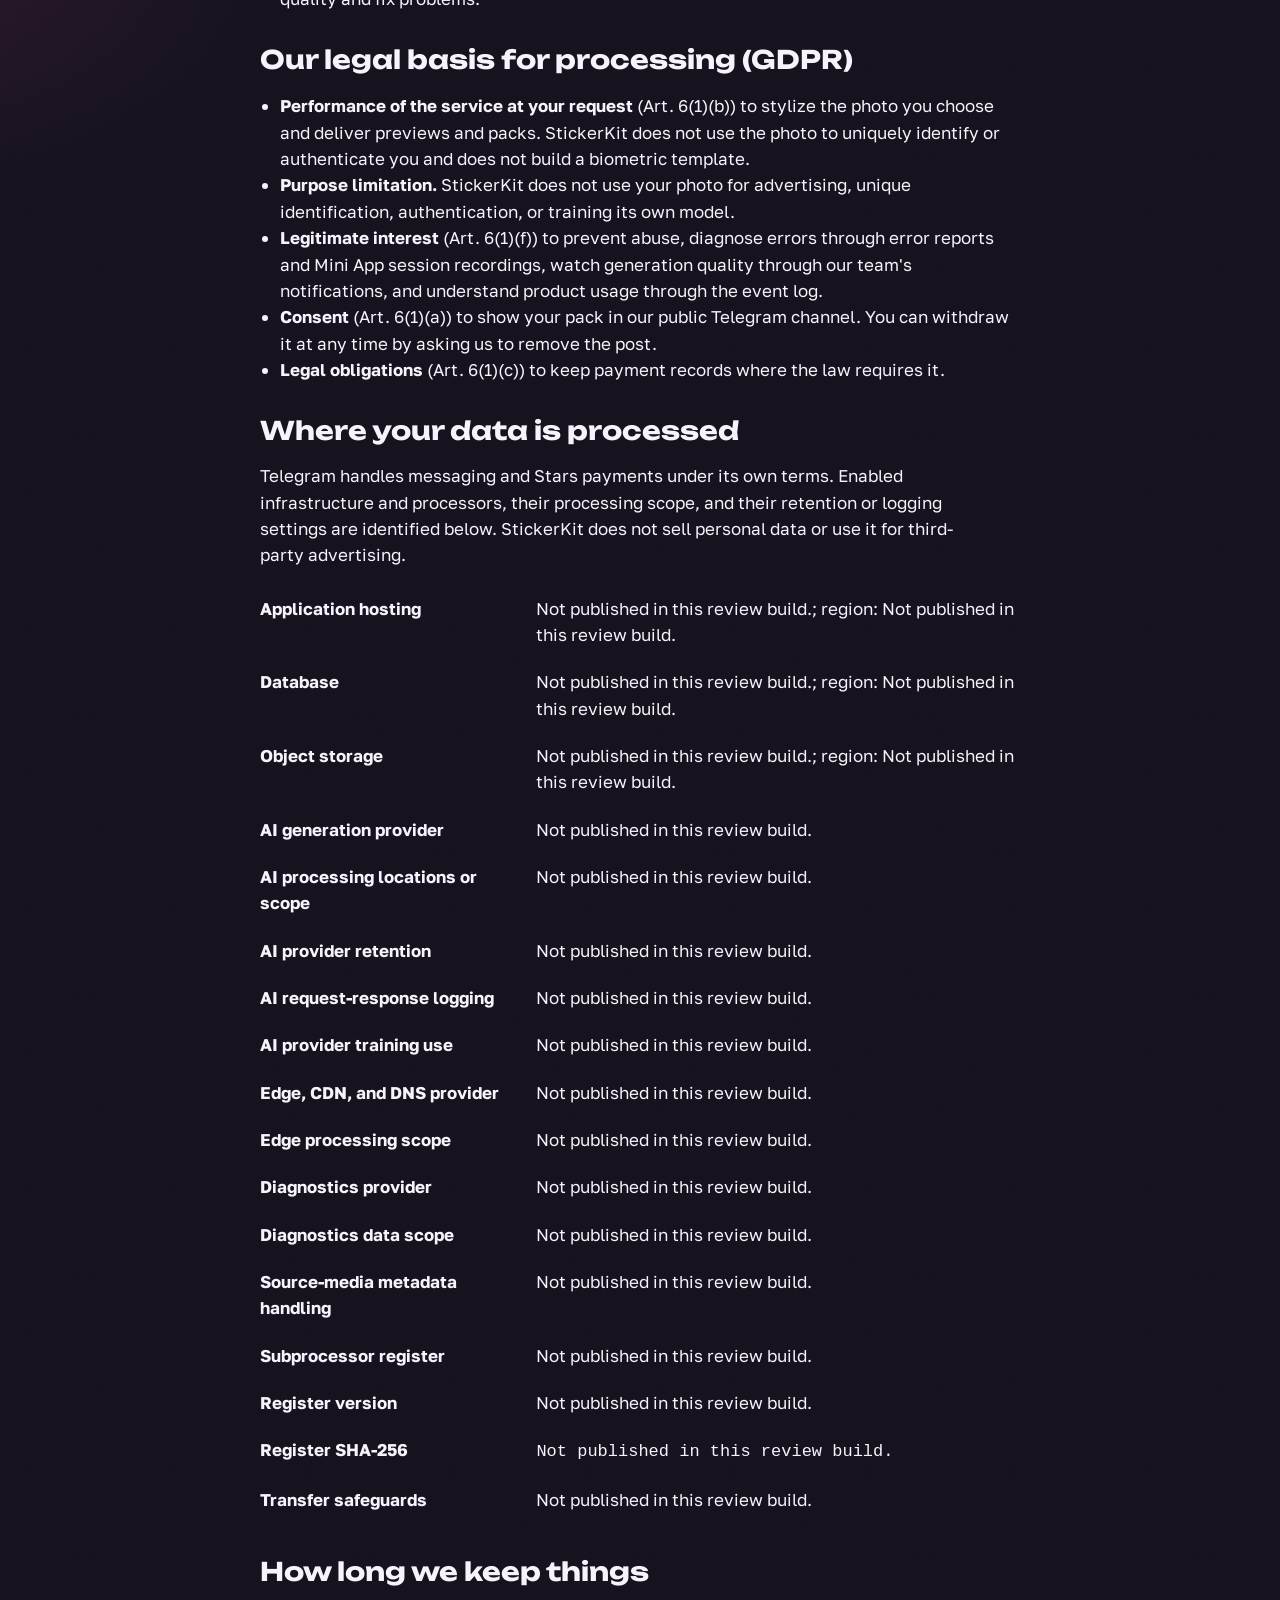
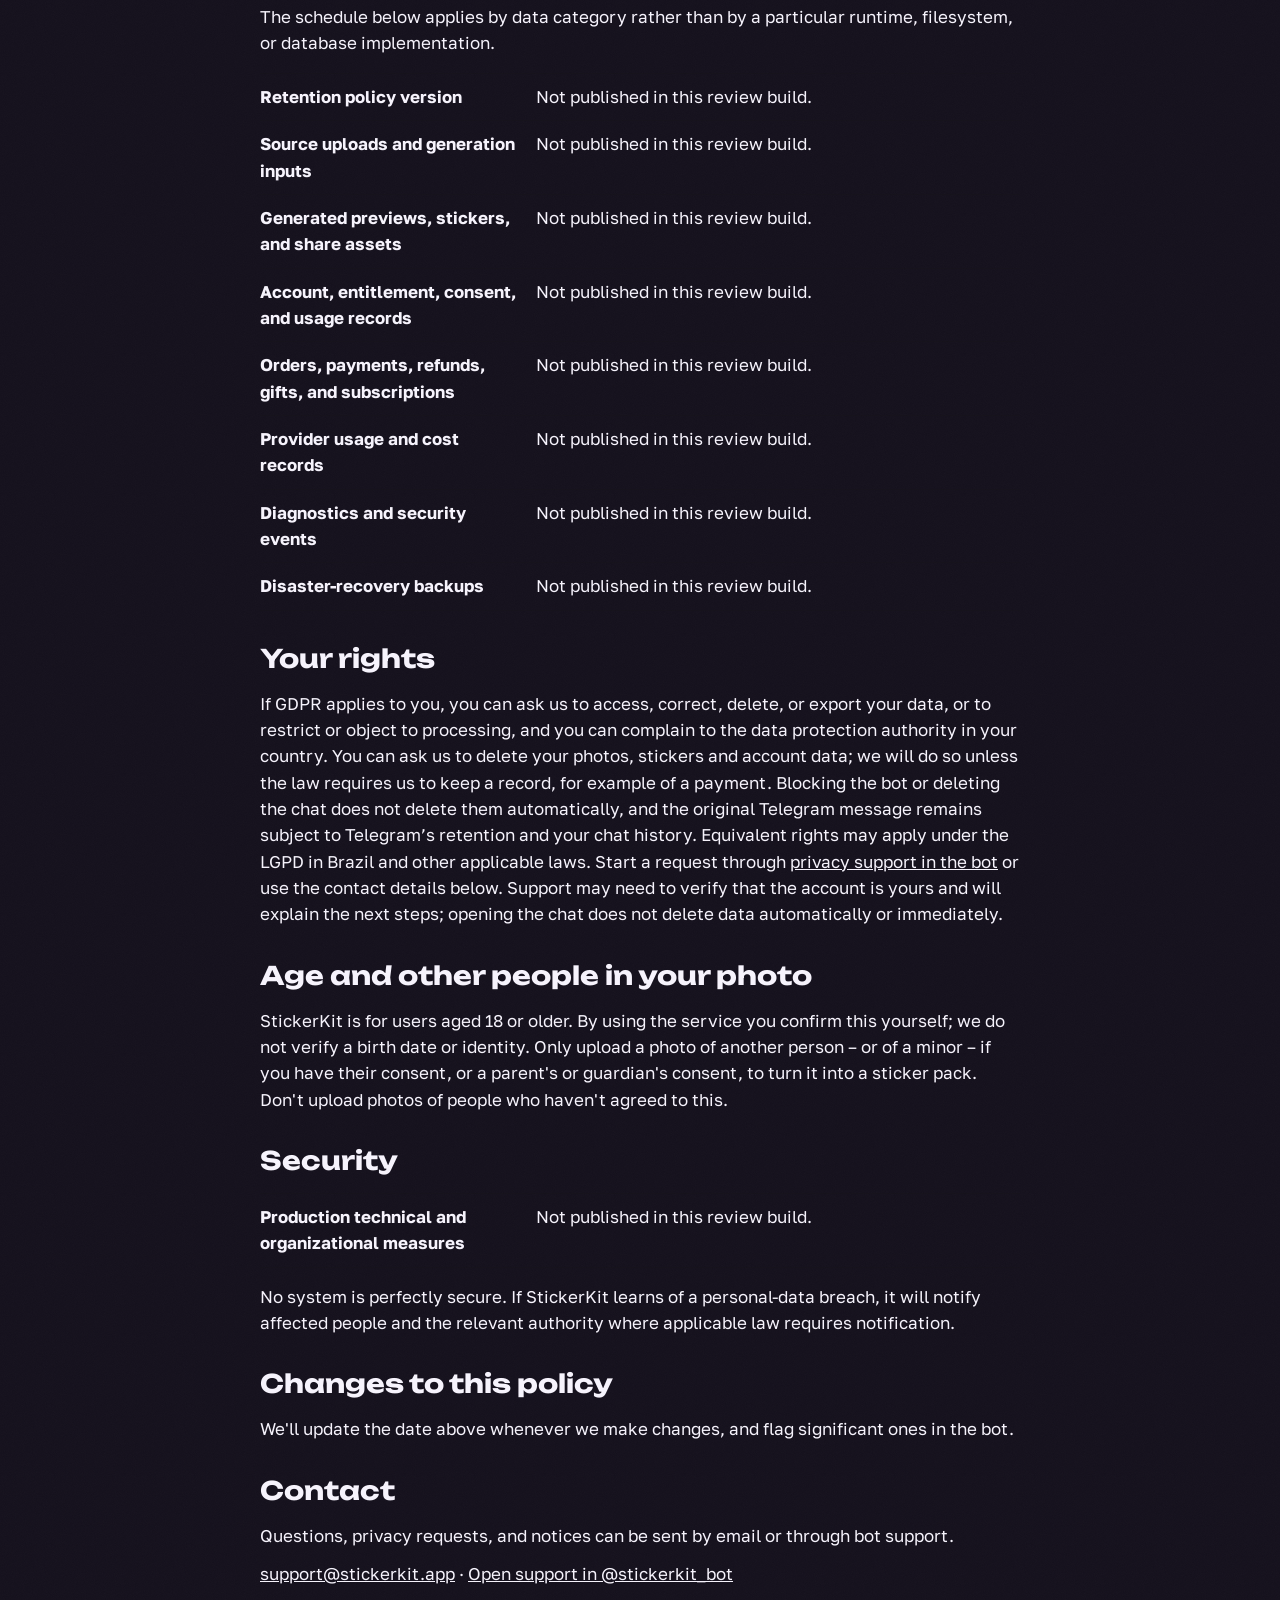
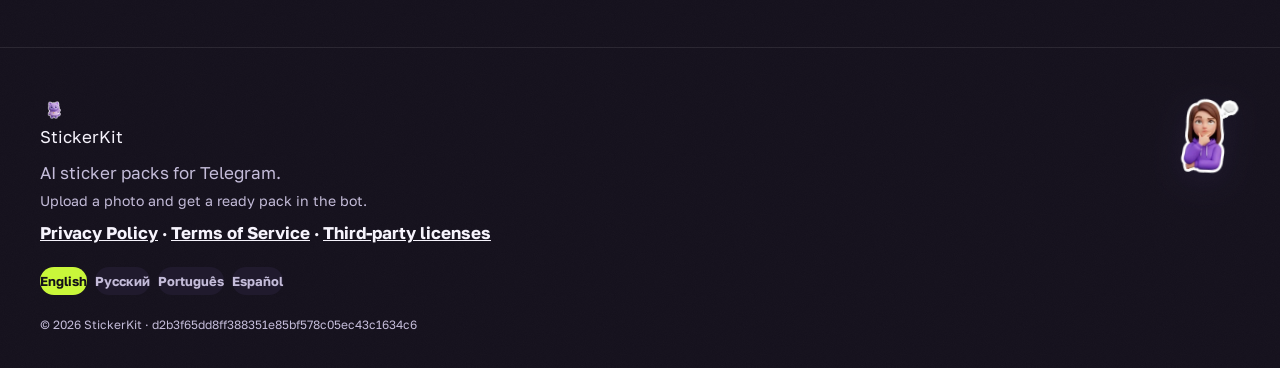
<file: privacy/index.html>
<!DOCTYPE html><html lang="en"><head><meta charset="utf-8"><meta name="viewport" content="width=device-width, initial-scale=1"><title>Privacy Policy – StickerKit</title><meta name="description" content="How StickerKit handles your photo and personal data."><meta name="robots" content="noindex, nofollow"><link rel="canonical" href="https://stickerkit.app/privacy/"><link rel="alternate" hreflang="en" href="https://stickerkit.app/privacy/"><link rel="alternate" hreflang="ru" href="https://stickerkit.app/ru/privacy/"><link rel="alternate" hreflang="es" href="https://stickerkit.app/es/privacy/"><link rel="alternate" hreflang="pt-BR" href="https://stickerkit.app/pt/privacy/"><link rel="alternate" hreflang="x-default" href="https://stickerkit.app/privacy/"><link rel="icon" type="image/webp" href="/assets/ui/mascot-cat.webp"><meta property="og:type" content="website"><meta property="og:site_name" content="StickerKit"><meta property="og:locale" content="en_US"><meta property="og:title" content="Privacy Policy – StickerKit"><meta property="og:description" content="How StickerKit handles your photo and personal data."><meta property="og:url" content="https://stickerkit.app/privacy/"><meta property="og:image" content="https://stickerkit.app/assets/ui/social-card.webp"><meta property="og:image:type" content="image/webp"><meta property="og:image:width" content="1200"><meta property="og:image:height" content="630"><meta property="og:image:alt" content="Personalized StickerKit sticker examples"><meta name="twitter:card" content="summary_large_image"><meta name="twitter:title" content="Privacy Policy – StickerKit"><meta name="twitter:description" content="How StickerKit handles your photo and personal data."><meta name="twitter:image" content="https://stickerkit.app/assets/ui/social-card.webp"><meta name="twitter:image:alt" content="Personalized StickerKit sticker examples"><link rel="stylesheet" href="/_astro/i18n.CnTxMMP6.css"></head><body class="legal-document"><main class="legal-page"><div class="container" style="padding-top: 32px;"><h1>Privacy Policy</h1><p class="text-muted">Review version: review-draft. This Policy explains how StickerKit handles personal data.</p><aside class="legal-draft" role="status" data-legal-mode="draft"><strong>Legal review draft</strong><span>This review build is not the published production notice. Unpublished facts are identified below.</span></aside><h2>Who we are</h2><p>StickerKit operates the @stickerkit_bot Telegram bot and the StickerKit Mini App at app.stickerkit.app.</p><dl class="legal-facts" data-legal-facts="identity"><div><dt>Data controller</dt><dd>Not published in this review build.</dd></div><div><dt>Seller</dt><dd>Not published in this review build.</dd></div><div><dt>Postal address</dt><dd>Not published in this review build.</dd></div><div><dt>Email</dt><dd><a href="mailto:support@stickerkit.app">support@stickerkit.app</a></dd></div></dl><h2>What we process, and why</h2><ul><li><strong>Your photo.</strong> We use the photo you send to make the stickers you asked for and keep it in private storage so we can finish, repeat or extend your order. We don&#39;t use it for anything else: never to build a database of faces and never to train a model. You can ask us to delete it at any time (see Your rights).</li><li><strong>A record of your upload.</strong> We keep a short record of your order in progress: the style and emotions you chose and a pointer to your photo, so the bot and the Mini App can carry on with the same order or start it again if it was interrupted.</li><li><strong>The stickers we make.</strong> Previews, the sheets the model draws, sticker images and the pack we publish are kept in private storage so we can show them to you, publish them, add to them and restore them if something goes wrong. Our team sees them in the service notifications described below.</li><li><strong>Error reports.</strong> When something breaks, an error-monitoring service receives a technical report about it. We set it up not to include personal details by default.</li><li><strong>Account and usage data</strong>, stored in our database: your Telegram user ID and the profile details Telegram gives the bot (first and last name, username, language, Premium flag, profile photo link); the link that brought you to the bot; whether the bot can still message you; your orders with their style, emotions, status and price; your packs and their Telegram names; free stickers and rewards you received; events such as a story that mentions the bot; and which reminders we have sent you. The product does not ask for your phone number or email address.</li><li><strong>Payments.</strong> Purchases are made with Telegram Stars. Telegram processes the transaction – we never see or store your card, bank, or wallet details. We store the amount, currency, status and Telegram's payment identifiers, and, when a friend pays for your pack, their Telegram user ID.</li><li><strong>What you choose to share.</strong> If you let us show your pack in our public Telegram channel, we post a picture of its stickers there with a link to the pack. A story you post is published by Telegram from your account. If you ask a friend to pay for your pack, they see a picture of it and your Telegram name, and after payment we tell you who paid.</li><li><strong>Mini App session recordings.</strong> When you use the Mini App, a session-recording service records the screens you see and what you do there (taps, scrolling, errors), linked to your Telegram user ID and username, so we can find and fix problems. The data that signs you in is removed from recordings.</li><li><strong>Notifications for our team.</strong> Our team receives service notifications in a private Telegram chat: new users (name, username, Telegram user ID, language), orders, payments, rewards, and pictures of the stickers generated for each order. We use them to watch quality and fix problems.</li></ul><h2>Our legal basis for processing (GDPR)</h2><ul><li><strong>Performance of the service at your request</strong> (Art. 6(1)(b)) to stylize the photo you choose and deliver previews and packs. StickerKit does not use the photo to uniquely identify or authenticate you and does not build a biometric template.</li><li><strong>Purpose limitation.</strong> StickerKit does not use your photo for advertising, unique identification, authentication, or training its own model.</li><li><strong>Legitimate interest</strong> (Art. 6(1)(f)) to prevent abuse, diagnose errors through error reports and Mini App session recordings, watch generation quality through our team's notifications, and understand product usage through the event log.</li><li><strong>Consent</strong> (Art. 6(1)(a)) to show your pack in our public Telegram channel. You can withdraw it at any time by asking us to remove the post.</li><li><strong>Legal obligations</strong> (Art. 6(1)(c)) to keep payment records where the law requires it.</li></ul><h2>Where your data is processed</h2><p>Telegram handles messaging and Stars payments under its own terms. Enabled infrastructure and processors, their processing scope, and their retention or logging settings are identified below. StickerKit does not sell personal data or use it for third-party advertising.</p><dl class="legal-facts" data-legal-facts="infrastructure"><div><dt>Application hosting</dt><dd>Not published in this review build.; region: Not published in this review build.</dd></div><div><dt>Database</dt><dd>Not published in this review build.; region: Not published in this review build.</dd></div><div><dt>Object storage</dt><dd>Not published in this review build.; region: Not published in this review build.</dd></div><div><dt>AI generation provider</dt><dd>Not published in this review build.</dd></div><div><dt>AI processing locations or scope</dt><dd>Not published in this review build.</dd></div><div><dt>AI provider retention</dt><dd>Not published in this review build.</dd></div><div><dt>AI request-response logging</dt><dd>Not published in this review build.</dd></div><div><dt>AI provider training use</dt><dd>Not published in this review build.</dd></div><div><dt>Edge, CDN, and DNS provider</dt><dd>Not published in this review build.</dd></div><div><dt>Edge processing scope</dt><dd>Not published in this review build.</dd></div><div><dt>Diagnostics provider</dt><dd>Not published in this review build.</dd></div><div><dt>Diagnostics data scope</dt><dd>Not published in this review build.</dd></div><div><dt>Source-media metadata handling</dt><dd>Not published in this review build.</dd></div><div><dt>Subprocessor register</dt><dd>Not published in this review build.</dd></div><div><dt>Register version</dt><dd>Not published in this review build.</dd></div><div><dt>Register SHA-256</dt><dd><code>Not published in this review build.</code></dd></div><div><dt>Transfer safeguards</dt><dd>Not published in this review build.</dd></div></dl><h2>How long we keep things</h2><p>The schedule below applies by data category rather than by a particular runtime, filesystem, or database implementation.</p><dl class="legal-facts" data-legal-facts="retention"><div><dt>Retention policy version</dt><dd>Not published in this review build.</dd></div><div><dt>Source uploads and generation inputs</dt><dd>Not published in this review build.</dd></div><div><dt>Generated previews, stickers, and share assets</dt><dd>Not published in this review build.</dd></div><div><dt>Account, entitlement, consent, and usage records</dt><dd>Not published in this review build.</dd></div><div><dt>Orders, payments, refunds, gifts, and subscriptions</dt><dd>Not published in this review build.</dd></div><div><dt>Provider usage and cost records</dt><dd>Not published in this review build.</dd></div><div><dt>Diagnostics and security events</dt><dd>Not published in this review build.</dd></div><div><dt>Disaster-recovery backups</dt><dd>Not published in this review build.</dd></div></dl><h2>Your rights</h2><p>If GDPR applies to you, you can ask us to access, correct, delete, or export your data, or to restrict or object to processing, and you can complain to the data protection authority in your country. You can ask us to delete your photos, stickers and account data; we will do so unless the law requires us to keep a record, for example of a payment. Blocking the bot or deleting the chat does not delete them automatically, and the original Telegram message remains subject to Telegram’s retention and your chat history. Equivalent rights may apply under the LGPD in Brazil and other applicable laws. Start a request through <a href="https://t.me/stickerkit_bot?start=privacy">privacy support in the bot</a> or use the contact details below. Support may need to verify that the account is yours and will explain the next steps; opening the chat does not delete data automatically or immediately.</p><h2>Age and other people in your photo</h2><p>StickerKit is for users aged 18 or older. By using the service you confirm this yourself; we do not verify a birth date or identity. Only upload a photo of another person – or of a minor – if you have their consent, or a parent's or guardian's consent, to turn it into a sticker pack. Don't upload photos of people who haven't agreed to this.</p><h2>Security</h2><dl class="legal-facts" data-legal-facts="security"><div><dt>Production technical and organizational measures</dt><dd>Not published in this review build.</dd></div></dl><p>No system is perfectly secure. If StickerKit learns of a personal-data breach, it will notify affected people and the relevant authority where applicable law requires notification.</p><h2>Changes to this policy</h2><p>We'll update the date above whenever we make changes, and flag significant ones in the bot.</p><h2>Contact</h2><p>Questions, privacy requests, and notices can be sent by email or through bot support.</p><p><a href="mailto:support@stickerkit.app">support@stickerkit.app</a> · <a href="https://t.me/stickerkit_bot?start=privacy">Open support in @stickerkit_bot</a></p></div></main><footer class="site-footer" data-astro-cid-jo6i4kqk><div class="container site-footer__row" data-astro-cid-jo6i4kqk><div class="site-footer__brand" data-astro-cid-jo6i4kqk><div class="wordmark" data-astro-cid-jo6i4kqk><img src="/assets/ui/mascot-cat.webp" width="28" height="28" alt="" loading="lazy" data-astro-cid-jo6i4kqk>StickerKit</div><p class="text-muted" style="margin: 8px 0 4px;" data-astro-cid-jo6i4kqk>AI sticker packs for Telegram.</p><p class="text-muted" style="margin: 0 0 4px; font-size: 14px;" data-astro-cid-jo6i4kqk>Upload a photo and get a ready pack in the bot.</p></div><img src="/assets/stickers/sticker-04.webp" width="61" height="80" alt="" loading="lazy" class="site-footer__sticker" data-astro-cid-jo6i4kqk></div><div class="container" data-astro-cid-jo6i4kqk><p style="font-weight: 700;" data-astro-cid-jo6i4kqk><a href="/privacy" data-astro-cid-jo6i4kqk>Privacy Policy</a> · <a href="/terms" data-astro-cid-jo6i4kqk>Terms of Service</a> · <a href="/third-party-font-licenses.txt" data-astro-cid-jo6i4kqk>Third-party licenses</a></p><nav aria-label="Language" class="lang-switcher" data-astro-cid-jo6i4kqk><a href="/privacy" class="lang-pill lang-pill--active" data-astro-cid-jo6i4kqk>English</a><a href="/ru/privacy" class="lang-pill" data-astro-cid-jo6i4kqk>Русский</a><a href="/pt/privacy" class="lang-pill" data-astro-cid-jo6i4kqk>Português</a><a href="/es/privacy" class="lang-pill" data-astro-cid-jo6i4kqk>Español</a></nav><p class="text-muted" style="font-size: 12px; margin-top: 20px;" data-astro-cid-jo6i4kqk>© 2026 StickerKit · <span title="build" data-astro-cid-jo6i4kqk>d2b3f65dd8ff388351e85bf578c05ec43c1634c6</span></p></div></footer></body></html>
</file>
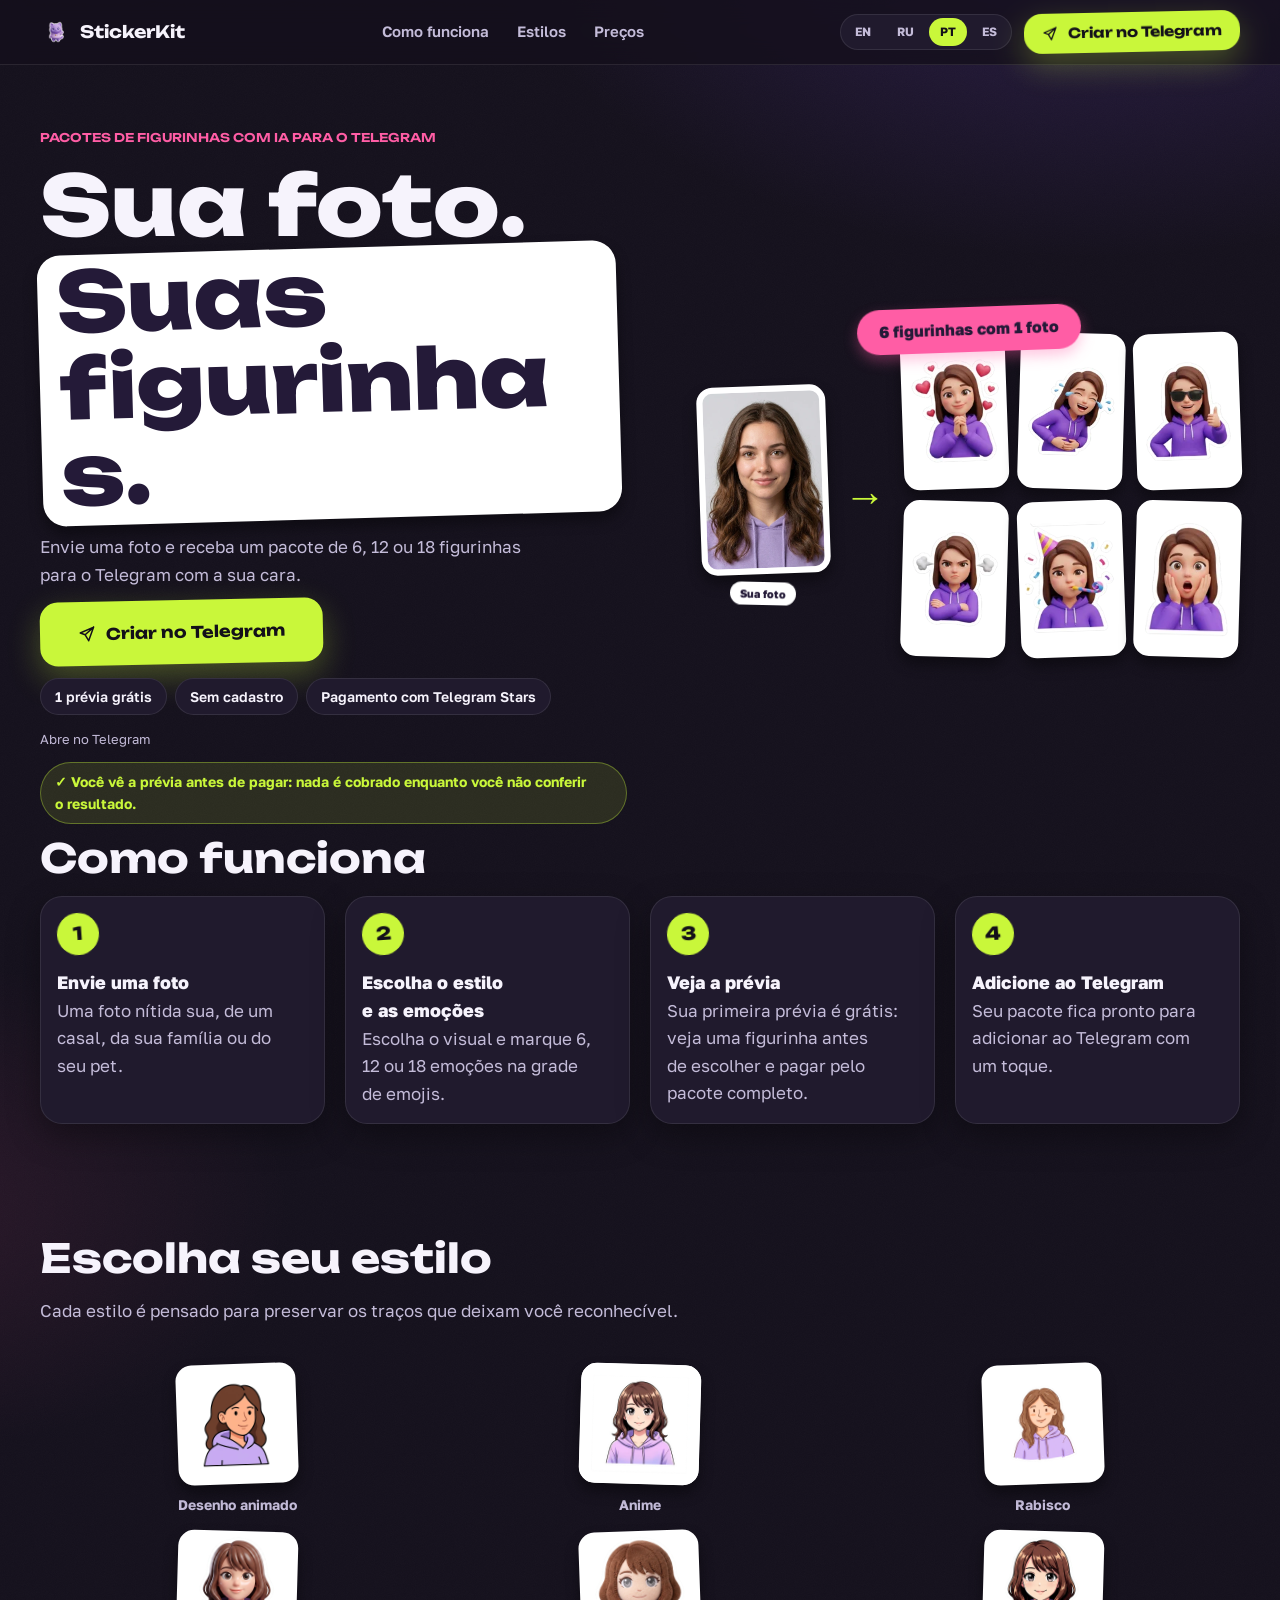
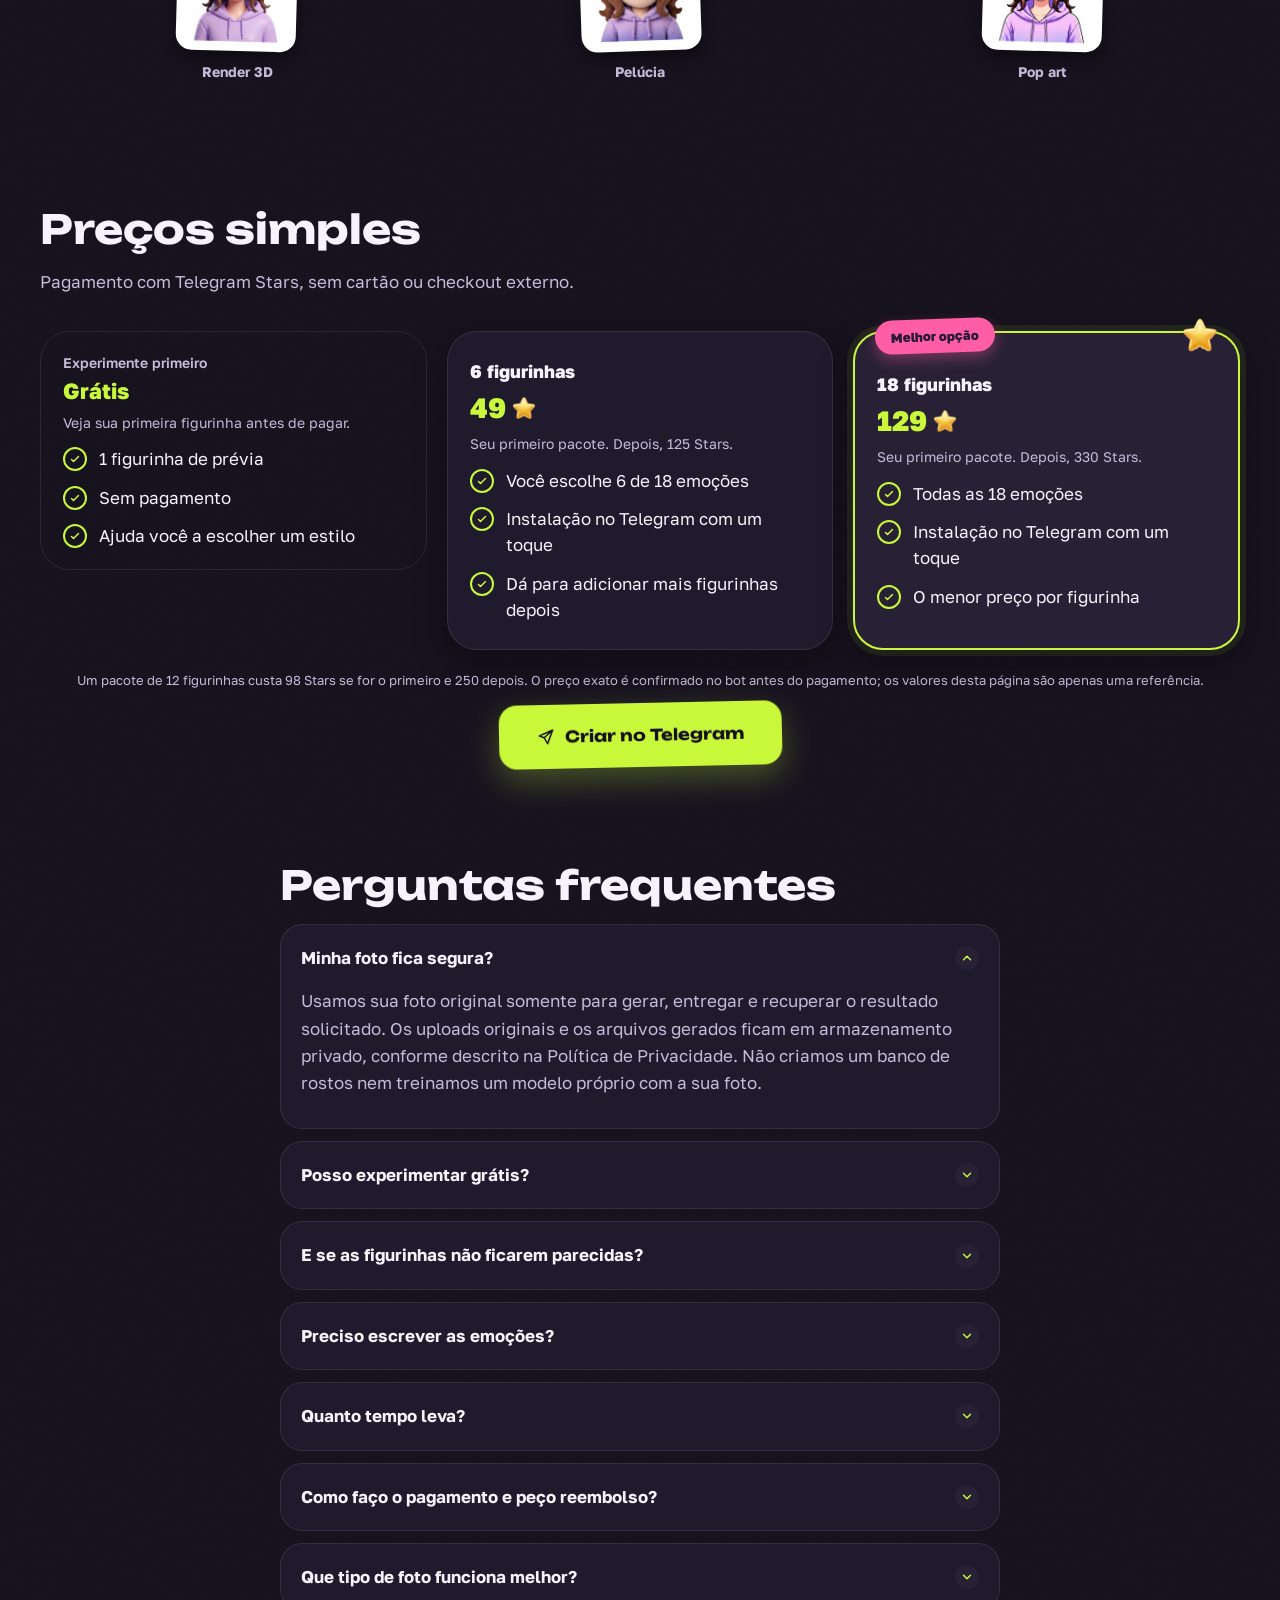
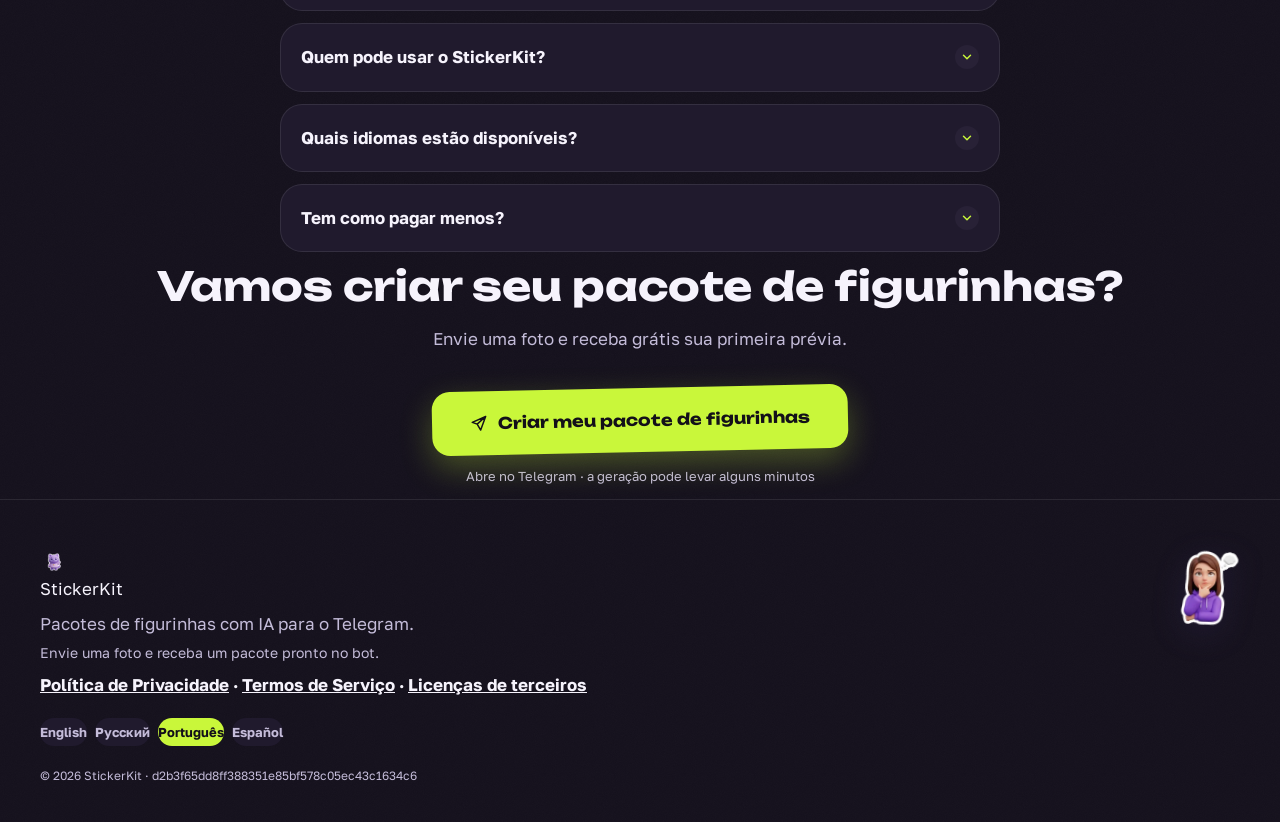
<file: pt/index.html>
<!DOCTYPE html><html lang="pt-BR"><head><meta charset="utf-8"><meta name="viewport" content="width=device-width, initial-scale=1"><title>StickerKit – transforme sua foto em um pacote de figurinhas para o Telegram</title><meta name="description" content="Envie uma foto e crie um pacote de figurinhas personalizado para você, seu par, sua família ou seu pet. Adicione ao Telegram com um toque."><link rel="canonical" href="https://stickerkit.app/pt/"><link rel="alternate" hreflang="en" href="https://stickerkit.app/"><link rel="alternate" hreflang="ru" href="https://stickerkit.app/ru/"><link rel="alternate" hreflang="es" href="https://stickerkit.app/es/"><link rel="alternate" hreflang="pt-BR" href="https://stickerkit.app/pt/"><link rel="alternate" hreflang="x-default" href="https://stickerkit.app/"><link rel="icon" type="image/webp" href="/assets/ui/mascot-cat.webp"><meta property="og:type" content="website"><meta property="og:site_name" content="StickerKit"><meta property="og:locale" content="pt_BR"><meta property="og:title" content="StickerKit – transforme sua foto em um pacote de figurinhas para o Telegram"><meta property="og:description" content="Envie uma foto e crie um pacote de figurinhas personalizado para você, seu par, sua família ou seu pet. Adicione ao Telegram com um toque."><meta property="og:url" content="https://stickerkit.app/pt/"><meta property="og:image" content="https://stickerkit.app/assets/ui/social-card.webp"><meta property="og:image:type" content="image/webp"><meta property="og:image:width" content="1200"><meta property="og:image:height" content="630"><meta property="og:image:alt" content="Exemplos de figurinhas personalizadas do StickerKit"><meta name="twitter:card" content="summary_large_image"><meta name="twitter:title" content="StickerKit – transforme sua foto em um pacote de figurinhas para o Telegram"><meta name="twitter:description" content="Envie uma foto e crie um pacote de figurinhas personalizado para você, seu par, sua família ou seu pet. Adicione ao Telegram com um toque."><meta name="twitter:image" content="https://stickerkit.app/assets/ui/social-card.webp"><meta name="twitter:image:alt" content="Exemplos de figurinhas personalizadas do StickerKit"><link rel="stylesheet" href="/_astro/i18n.CnTxMMP6.css"><link rel="stylesheet" href="/_astro/StickyCta.CfdZxKbj.css"></head><body><header class="site-header" data-astro-cid-nen7h5rs><div class="container site-header__row" data-astro-cid-nen7h5rs><div class="wordmark" data-astro-cid-nen7h5rs><img src="/assets/ui/mascot-cat.webp" width="32" height="32" alt="" loading="eager" data-astro-cid-nen7h5rs>StickerKit</div><nav class="site-nav" aria-label="Navegação principal" data-astro-cid-nen7h5rs><a href="#how-it-works" data-astro-cid-nen7h5rs>Como funciona</a><a href="#styles" data-astro-cid-nen7h5rs>Estilos</a><a href="#pricing" data-astro-cid-nen7h5rs>Preços</a></nav><div class="site-header__actions" data-astro-cid-nen7h5rs><nav class="lang-switcher-compact" aria-label="Idioma" data-astro-cid-nen7h5rs><a href="/" class="lang-pill-compact" data-astro-cid-nen7h5rs>EN</a><a href="/ru/" class="lang-pill-compact" data-astro-cid-nen7h5rs>RU</a><a href="/pt/" class="lang-pill-compact lang-pill-compact--active" data-astro-cid-nen7h5rs>PT</a><a href="/es/" class="lang-pill-compact" data-astro-cid-nen7h5rs>ES</a></nav><a href="https://t.me/stickerkit_bot?start=lp_header_pt" target="_blank" rel="noopener" class="cta-button cta-button--compact" data-astro-cid-nen7h5rs><svg width="16" height="16" viewBox="0 0 24 24" fill="none" aria-hidden="true" data-astro-cid-nen7h5rs><path d="M21 3 3 10.5l6.5 2.5m11.5-10L14 21l-4.5-8m11.5-10L9.5 13" stroke="currentColor" stroke-width="2" stroke-linecap="round" stroke-linejoin="round" data-astro-cid-nen7h5rs></path></svg>Criar no Telegram</a></div></div></header><main><section class="container hero" data-astro-cid-ge2uvauf><div class="hero__copy" data-astro-cid-ge2uvauf><p class="eyebrow reveal" style="animation-delay: 60ms;" data-astro-cid-ge2uvauf>Pacotes de figurinhas com IA para o Telegram</p><h1 class="reveal" style="animation-delay: 120ms;" data-astro-cid-ge2uvauf>Sua foto.<br data-astro-cid-ge2uvauf><span class="headline-sticker" data-astro-cid-ge2uvauf>Suas figurinhas.</span></h1><p class="text-muted reveal" style="animation-delay: 180ms; max-width: 46ch;" data-astro-cid-ge2uvauf>Envie uma foto e receba um pacote de 6, 12 ou 18 figurinhas para o Telegram com a sua cara.</p><div class="reveal" style="animation-delay: 240ms;" data-astro-cid-ge2uvauf><a href="https://t.me/stickerkit_bot?start=lp_hero_pt" target="_blank" rel="noopener" class="cta-button"><svg width="18" height="18" viewBox="0 0 24 24" fill="none" aria-hidden="true"><path d="M21 3 3 10.5l6.5 2.5m11.5-10L14 21l-4.5-8m11.5-10L9.5 13" stroke="currentColor" stroke-width="2" stroke-linecap="round" stroke-linejoin="round"></path></svg>Criar no Telegram</a></div><div class="trust-chips reveal" style="animation-delay: 280ms;" data-astro-cid-ge2uvauf><span class="trust-chip" data-astro-cid-ge2uvauf>1 prévia grátis</span><span class="trust-chip" data-astro-cid-ge2uvauf>Sem cadastro</span><span class="trust-chip" data-astro-cid-ge2uvauf>Pagamento com Telegram Stars</span></div><p class="text-muted reveal" style="animation-delay: 300ms; font-size: 13px; margin-top: 4px;" data-astro-cid-ge2uvauf>Abre no Telegram</p><p class="guarantee-badge reveal" style="animation-delay: 320ms;" data-astro-cid-ge2uvauf>✓ Você vê a prévia antes de pagar: nada é cobrado enquanto você não conferir o resultado.</p></div><div class="hero__art reveal" style="animation-delay: 160ms;" data-astro-cid-ge2uvauf><div class="proof" data-astro-cid-ge2uvauf><span class="pill-badge proof__badge" data-astro-cid-ge2uvauf>6 figurinhas com 1 foto</span><div class="proof__row" data-astro-cid-ge2uvauf><div class="proof__source" data-astro-cid-ge2uvauf><div class="tile-shadow proof__photo" data-astro-cid-ge2uvauf><img src="/assets/ui/source-photo.webp" width="176" height="176" alt="Foto original com os mesmos traços das figurinhas geradas" loading="eager" fetchpriority="high" data-astro-cid-ge2uvauf></div><span class="proof__chip" data-astro-cid-ge2uvauf>Sua foto</span></div><span class="proof__arrow" aria-hidden="true" data-astro-cid-ge2uvauf>→</span><div class="proof__grid" aria-hidden="true" data-astro-cid-ge2uvauf><div class="tile-shadow proof__sticker" data-astro-cid-ge2uvauf><img src="/assets/stickers/sticker-01.webp" width="144" height="144" alt="" loading="lazy" data-astro-cid-ge2uvauf></div><div class="tile-shadow proof__sticker" data-astro-cid-ge2uvauf><img src="/assets/stickers/sticker-02.webp" width="144" height="144" alt="" loading="lazy" data-astro-cid-ge2uvauf></div><div class="tile-shadow proof__sticker" data-astro-cid-ge2uvauf><img src="/assets/stickers/sticker-03.webp" width="144" height="144" alt="" loading="lazy" data-astro-cid-ge2uvauf></div><div class="tile-shadow proof__sticker" data-astro-cid-ge2uvauf><img src="/assets/stickers/sticker-06.webp" width="144" height="144" alt="" loading="lazy" data-astro-cid-ge2uvauf></div><div class="tile-shadow proof__sticker" data-astro-cid-ge2uvauf><img src="/assets/stickers/sticker-07.webp" width="144" height="144" alt="" loading="lazy" data-astro-cid-ge2uvauf></div><div class="tile-shadow proof__sticker" data-astro-cid-ge2uvauf><img src="/assets/stickers/sticker-10.webp" width="144" height="144" alt="" loading="lazy" data-astro-cid-ge2uvauf></div></div></div></div></div></section><section class="container" id="how-it-works" data-astro-cid-l43jfdkk><h2 data-astro-cid-l43jfdkk>Como funciona</h2><div class="grid-4" data-astro-cid-l43jfdkk><div class="card step-card reveal" style="animation-delay: 0ms;" data-astro-cid-l43jfdkk><div class="step-badge" data-astro-cid-l43jfdkk>1</div><h3 class="step-card__title" data-astro-cid-l43jfdkk>Envie uma foto</h3><p class="text-muted step-card__desc" data-astro-cid-l43jfdkk>Uma foto nítida sua, de um casal, da sua família ou do seu pet.</p></div><div class="card step-card reveal" style="animation-delay: 80ms;" data-astro-cid-l43jfdkk><div class="step-badge" data-astro-cid-l43jfdkk>2</div><h3 class="step-card__title" data-astro-cid-l43jfdkk>Escolha o estilo e as emoções</h3><p class="text-muted step-card__desc" data-astro-cid-l43jfdkk>Escolha o visual e marque 6, 12 ou 18 emoções na grade de emojis.</p></div><div class="card step-card reveal" style="animation-delay: 160ms;" data-astro-cid-l43jfdkk><div class="step-badge" data-astro-cid-l43jfdkk>3</div><h3 class="step-card__title" data-astro-cid-l43jfdkk>Veja a prévia</h3><p class="text-muted step-card__desc" data-astro-cid-l43jfdkk>Sua primeira prévia é grátis: veja uma figurinha antes de escolher e pagar pelo pacote completo.</p></div><div class="card step-card reveal" style="animation-delay: 240ms;" data-astro-cid-l43jfdkk><div class="step-badge" data-astro-cid-l43jfdkk>4</div><h3 class="step-card__title" data-astro-cid-l43jfdkk>Adicione ao Telegram</h3><p class="text-muted step-card__desc" data-astro-cid-l43jfdkk>Seu pacote fica pronto para adicionar ao Telegram com um toque.</p></div></div></section><section class="container" id="styles" data-astro-cid-phn37o7r><h2 data-astro-cid-phn37o7r>Escolha seu estilo</h2><p class="text-muted section-lede" data-astro-cid-phn37o7r>Cada estilo é pensado para preservar os traços que deixam você reconhecível.</p><div class="style-grid" tabindex="0" aria-label="Escolha seu estilo" data-astro-cid-phn37o7r><figure class="style-tile" data-astro-cid-phn37o7r><span class="style-tile__frame" data-astro-cid-phn37o7r><img src="/assets/styles/style-cartoon.webp" width="120" height="120" alt="Desenho animado" loading="lazy" data-astro-cid-phn37o7r></span><figcaption data-astro-cid-phn37o7r>Desenho animado</figcaption></figure><figure class="style-tile" data-astro-cid-phn37o7r><span class="style-tile__frame" data-astro-cid-phn37o7r><img src="/assets/styles/style-anime.webp" width="120" height="120" alt="Anime" loading="lazy" data-astro-cid-phn37o7r></span><figcaption data-astro-cid-phn37o7r>Anime</figcaption></figure><figure class="style-tile" data-astro-cid-phn37o7r><span class="style-tile__frame" data-astro-cid-phn37o7r><img src="/assets/styles/style-doodle.webp" width="120" height="120" alt="Rabisco" loading="lazy" data-astro-cid-phn37o7r></span><figcaption data-astro-cid-phn37o7r>Rabisco</figcaption></figure><figure class="style-tile" data-astro-cid-phn37o7r><span class="style-tile__frame" data-astro-cid-phn37o7r><img src="/assets/styles/style-render3d.webp" width="120" height="120" alt="Render 3D" loading="lazy" data-astro-cid-phn37o7r></span><figcaption data-astro-cid-phn37o7r>Render 3D</figcaption></figure><figure class="style-tile" data-astro-cid-phn37o7r><span class="style-tile__frame" data-astro-cid-phn37o7r><img src="/assets/styles/style-plush.webp" width="120" height="120" alt="Pelúcia" loading="lazy" data-astro-cid-phn37o7r></span><figcaption data-astro-cid-phn37o7r>Pelúcia</figcaption></figure><figure class="style-tile" data-astro-cid-phn37o7r><span class="style-tile__frame" data-astro-cid-phn37o7r><img src="/assets/styles/style-popart.webp" width="120" height="120" alt="Pop art" loading="lazy" data-astro-cid-phn37o7r></span><figcaption data-astro-cid-phn37o7r>Pop art</figcaption></figure></div></section><section class="container" id="pricing" data-astro-cid-htruwgye><h2 data-astro-cid-htruwgye>Preços simples</h2><p class="text-muted section-lede" data-astro-cid-htruwgye>Pagamento com Telegram Stars, sem cartão ou checkout externo.</p><div class="grid-3" data-astro-cid-htruwgye><div class="plan-card reveal plan-card--try" style="animation-delay: 0ms;" data-astro-cid-htruwgye><p style="font-family: var(--font-body); font-weight: 600; font-size: 14px; margin: 0 0 0; color: var(--text-muted);" data-astro-cid-htruwgye>Experimente primeiro</p><p class="plan-price" style="font-size: 22px; font-weight: 800; color: var(--acid); margin-bottom: 4px;" data-astro-cid-htruwgye>Grátis</p><p class="text-muted" style="font-size: 14px;" data-astro-cid-htruwgye>Veja sua primeira figurinha antes de pagar.</p><ul class="check-list" data-astro-cid-htruwgye><li data-astro-cid-htruwgye><span class="check-icon" aria-hidden="true" data-astro-cid-htruwgye><svg width="12" height="12" viewBox="0 0 24 24" fill="none" data-astro-cid-htruwgye><path d="M5 13l4 4L19 7" stroke="currentColor" stroke-width="3" stroke-linecap="round" stroke-linejoin="round" data-astro-cid-htruwgye></path></svg></span><span data-astro-cid-htruwgye>1 figurinha de prévia</span></li><li data-astro-cid-htruwgye><span class="check-icon" aria-hidden="true" data-astro-cid-htruwgye><svg width="12" height="12" viewBox="0 0 24 24" fill="none" data-astro-cid-htruwgye><path d="M5 13l4 4L19 7" stroke="currentColor" stroke-width="3" stroke-linecap="round" stroke-linejoin="round" data-astro-cid-htruwgye></path></svg></span><span data-astro-cid-htruwgye>Sem pagamento</span></li><li data-astro-cid-htruwgye><span class="check-icon" aria-hidden="true" data-astro-cid-htruwgye><svg width="12" height="12" viewBox="0 0 24 24" fill="none" data-astro-cid-htruwgye><path d="M5 13l4 4L19 7" stroke="currentColor" stroke-width="3" stroke-linecap="round" stroke-linejoin="round" data-astro-cid-htruwgye></path></svg></span><span data-astro-cid-htruwgye>Ajuda você a escolher um estilo</span></li></ul></div><div class="plan-card reveal" style="animation-delay: 90ms;" data-astro-cid-htruwgye><p style="font-family: var(--font-body); font-weight: 800; font-size: 18px; margin: 0 0 0; color: var(--text);" data-astro-cid-htruwgye>6 figurinhas</p><p class="plan-price" style="font-size: 28px; font-weight: 800; color: var(--acid); margin-bottom: 4px;" data-astro-cid-htruwgye>49<img src="/assets/ui/star.webp" width="24" height="24" alt="Stars" class="plan-price__star" loading="lazy" data-astro-cid-htruwgye></p><p class="text-muted" style="font-size: 14px;" data-astro-cid-htruwgye>Seu primeiro pacote. Depois, 125 Stars.</p><ul class="check-list" data-astro-cid-htruwgye><li data-astro-cid-htruwgye><span class="check-icon" aria-hidden="true" data-astro-cid-htruwgye><svg width="12" height="12" viewBox="0 0 24 24" fill="none" data-astro-cid-htruwgye><path d="M5 13l4 4L19 7" stroke="currentColor" stroke-width="3" stroke-linecap="round" stroke-linejoin="round" data-astro-cid-htruwgye></path></svg></span><span data-astro-cid-htruwgye>Você escolhe 6 de 18 emoções</span></li><li data-astro-cid-htruwgye><span class="check-icon" aria-hidden="true" data-astro-cid-htruwgye><svg width="12" height="12" viewBox="0 0 24 24" fill="none" data-astro-cid-htruwgye><path d="M5 13l4 4L19 7" stroke="currentColor" stroke-width="3" stroke-linecap="round" stroke-linejoin="round" data-astro-cid-htruwgye></path></svg></span><span data-astro-cid-htruwgye>Instalação no Telegram com um toque</span></li><li data-astro-cid-htruwgye><span class="check-icon" aria-hidden="true" data-astro-cid-htruwgye><svg width="12" height="12" viewBox="0 0 24 24" fill="none" data-astro-cid-htruwgye><path d="M5 13l4 4L19 7" stroke="currentColor" stroke-width="3" stroke-linecap="round" stroke-linejoin="round" data-astro-cid-htruwgye></path></svg></span><span data-astro-cid-htruwgye>Dá para adicionar mais figurinhas depois</span></li></ul></div><div class="plan-card reveal plan-card--featured" style="animation-delay: 180ms;" data-astro-cid-htruwgye><img src="/assets/ui/star.webp" width="36" height="36" alt="" class="plan-card__badge" loading="lazy" data-astro-cid-htruwgye><span class="pill-badge" style="position: absolute; top: -14px; left: 20px;" data-astro-cid-htruwgye>Melhor opção</span><p style="font-family: var(--font-body); font-weight: 800; font-size: 18px; margin: 12px 0 0; color: var(--text);" data-astro-cid-htruwgye>18 figurinhas</p><p class="plan-price" style="font-size: 28px; font-weight: 800; color: var(--acid); margin-bottom: 4px;" data-astro-cid-htruwgye>129<img src="/assets/ui/star.webp" width="24" height="24" alt="Stars" class="plan-price__star" loading="lazy" data-astro-cid-htruwgye></p><p class="text-muted" style="font-size: 14px;" data-astro-cid-htruwgye>Seu primeiro pacote. Depois, 330 Stars.</p><ul class="check-list" data-astro-cid-htruwgye><li data-astro-cid-htruwgye><span class="check-icon" aria-hidden="true" data-astro-cid-htruwgye><svg width="12" height="12" viewBox="0 0 24 24" fill="none" data-astro-cid-htruwgye><path d="M5 13l4 4L19 7" stroke="currentColor" stroke-width="3" stroke-linecap="round" stroke-linejoin="round" data-astro-cid-htruwgye></path></svg></span><span data-astro-cid-htruwgye>Todas as 18 emoções</span></li><li data-astro-cid-htruwgye><span class="check-icon" aria-hidden="true" data-astro-cid-htruwgye><svg width="12" height="12" viewBox="0 0 24 24" fill="none" data-astro-cid-htruwgye><path d="M5 13l4 4L19 7" stroke="currentColor" stroke-width="3" stroke-linecap="round" stroke-linejoin="round" data-astro-cid-htruwgye></path></svg></span><span data-astro-cid-htruwgye>Instalação no Telegram com um toque</span></li><li data-astro-cid-htruwgye><span class="check-icon" aria-hidden="true" data-astro-cid-htruwgye><svg width="12" height="12" viewBox="0 0 24 24" fill="none" data-astro-cid-htruwgye><path d="M5 13l4 4L19 7" stroke="currentColor" stroke-width="3" stroke-linecap="round" stroke-linejoin="round" data-astro-cid-htruwgye></path></svg></span><span data-astro-cid-htruwgye>O menor preço por figurinha</span></li></ul></div></div><p class="text-muted" style="font-size: 13px; margin-top: 20px; text-align: center;" data-astro-cid-htruwgye>Um pacote de 12 figurinhas custa 98 Stars se for o primeiro e 250 depois. O preço exato é confirmado no bot antes do pagamento; os valores desta página são apenas uma referência.</p><div style="display: flex; justify-content: center; margin-top: 8px;" data-astro-cid-htruwgye><a href="https://t.me/stickerkit_bot?start=lp_pricing_pt" target="_blank" rel="noopener" class="cta-button"><svg width="18" height="18" viewBox="0 0 24 24" fill="none" aria-hidden="true"><path d="M21 3 3 10.5l6.5 2.5m11.5-10L14 21l-4.5-8m11.5-10L9.5 13" stroke="currentColor" stroke-width="2" stroke-linecap="round" stroke-linejoin="round"></path></svg>Criar no Telegram</a></div></section><section class="container" id="faq"><div class="prose"><h2>Perguntas frequentes</h2><details class="faq-item reveal" style="animation-delay: 0ms;" open><summary>Minha foto fica segura?</summary><p class="text-muted">Usamos sua foto original somente para gerar, entregar e recuperar o resultado solicitado. Os uploads originais e os arquivos gerados ficam em armazenamento privado, conforme descrito na Política de Privacidade. Não criamos um banco de rostos nem treinamos um modelo próprio com a sua foto.</p></details><details class="faq-item reveal" style="animation-delay: 40ms;"><summary>Posso experimentar grátis?</summary><p class="text-muted">Sim. A primeira prévia é grátis: envie uma foto, escolha um estilo e veja o resultado antes de pagar.</p></details><details class="faq-item reveal" style="animation-delay: 80ms;"><summary>E se as figurinhas não ficarem parecidas?</summary><p class="text-muted">A prévia vem antes de tudo: você só paga depois de ver o resultado e gostar dele. Se mesmo assim algo sair errado com o pacote, fale com o suporte pelo /paysupport no bot.</p></details><details class="faq-item reveal" style="animation-delay: 120ms;"><summary>Preciso escrever as emoções?</summary><p class="text-muted">Não. Na Mini App, toque nas emoções que quiser na grade de emojis: são 18, e cada uma que você escolher vira uma figurinha. Um pacote tem 6, 12 ou 18.</p></details><details class="faq-item reveal" style="animation-delay: 160ms;"><summary>Quanto tempo leva?</summary><p class="text-muted">Normalmente, alguns minutos entre o envio da foto e o pacote pronto; pode levar mais tempo se houver fila.</p></details><details class="faq-item reveal" style="animation-delay: 200ms;"><summary>Como faço o pagamento e peço reembolso?</summary><p class="text-muted">O pagamento é processado com Telegram Stars dentro do bot. Se algo der errado com a sua compra, use /paysupport no bot para falar com a gente. Os direitos legais do consumidor permanecem.</p></details><details class="faq-item reveal" style="animation-delay: 240ms;"><summary>Que tipo de foto funciona melhor?</summary><p class="text-muted">Para pessoas, use uma foto nítida e bem iluminada, sem filtros fortes, óculos escuros ou rostos cobertos; em casais ou famílias, todos os rostos devem aparecer. Para um pet, deixe o rosto e as características marcantes bem visíveis, sem objetos na frente.</p></details><details class="faq-item reveal" style="animation-delay: 280ms;"><summary>Quem pode usar o StickerKit?</summary><p class="text-muted">O StickerKit é destinado a pessoas com 18 anos ou mais. Ao usar o produto, você confirma que tem pelo menos 18 anos, aceita os Termos de Serviço e reconhece que leu a Política de Privacidade. Não pedimos data de nascimento nem documento de identidade.</p></details><details class="faq-item reveal" style="animation-delay: 320ms;"><summary>Quais idiomas estão disponíveis?</summary><p class="text-muted">Este site está em inglês, russo, espanhol e português do Brasil. Já o bot e a Mini App funcionam em inglês e russo.</p></details><details class="faq-item reveal" style="animation-delay: 360ms;"><summary>Tem como pagar menos?</summary><p class="text-muted">Tem. Publique um story com o seu pacote e ganhe mais 2 figurinhas grátis. Entre no nosso canal do Telegram e deixe a gente mostrar o seu pacote lá para ganhar mais 3. Fazendo as duas coisas, o seu primeiro pacote de 6 figurinhas sai de graça. Você também pode mandar um pacote ainda não pago para um amigo pagar de presente.</p></details></div></section><section class="container final-cta" data-astro-cid-blvy5prr><h2 data-astro-cid-blvy5prr>Vamos criar seu pacote de figurinhas?</h2><p class="text-muted section-lede" style="margin-left: auto; margin-right: auto;" data-astro-cid-blvy5prr>Envie uma foto e receba grátis sua primeira prévia.</p><a href="https://t.me/stickerkit_bot?start=lp_final_pt" target="_blank" rel="noopener" class="cta-button"><svg width="18" height="18" viewBox="0 0 24 24" fill="none" aria-hidden="true"><path d="M21 3 3 10.5l6.5 2.5m11.5-10L14 21l-4.5-8m11.5-10L9.5 13" stroke="currentColor" stroke-width="2" stroke-linecap="round" stroke-linejoin="round"></path></svg>Criar meu pacote de figurinhas</a><p class="text-muted" style="font-size: 13px; margin-top: 14px;" data-astro-cid-blvy5prr>Abre no Telegram · a geração pode levar alguns minutos</p></section></main><footer class="site-footer" data-astro-cid-jo6i4kqk><div class="container site-footer__row" data-astro-cid-jo6i4kqk><div class="site-footer__brand" data-astro-cid-jo6i4kqk><div class="wordmark" data-astro-cid-jo6i4kqk><img src="/assets/ui/mascot-cat.webp" width="28" height="28" alt="" loading="lazy" data-astro-cid-jo6i4kqk>StickerKit</div><p class="text-muted" style="margin: 8px 0 4px;" data-astro-cid-jo6i4kqk>Pacotes de figurinhas com IA para o Telegram.</p><p class="text-muted" style="margin: 0 0 4px; font-size: 14px;" data-astro-cid-jo6i4kqk>Envie uma foto e receba um pacote pronto no bot.</p></div><img src="/assets/stickers/sticker-04.webp" width="61" height="80" alt="" loading="lazy" class="site-footer__sticker" data-astro-cid-jo6i4kqk></div><div class="container" data-astro-cid-jo6i4kqk><p style="font-weight: 700;" data-astro-cid-jo6i4kqk><a href="/pt/privacy" data-astro-cid-jo6i4kqk>Política de Privacidade</a> · <a href="/pt/terms" data-astro-cid-jo6i4kqk>Termos de Serviço</a> · <a href="/third-party-font-licenses.txt" data-astro-cid-jo6i4kqk>Licenças de terceiros</a></p><nav aria-label="Idioma" class="lang-switcher" data-astro-cid-jo6i4kqk><a href="/" class="lang-pill" data-astro-cid-jo6i4kqk>English</a><a href="/ru/" class="lang-pill" data-astro-cid-jo6i4kqk>Русский</a><a href="/pt/" class="lang-pill lang-pill--active" data-astro-cid-jo6i4kqk>Português</a><a href="/es/" class="lang-pill" data-astro-cid-jo6i4kqk>Español</a></nav><p class="text-muted" style="font-size: 12px; margin-top: 20px;" data-astro-cid-jo6i4kqk>© 2026 StickerKit · <span title="build" data-astro-cid-jo6i4kqk>d2b3f65dd8ff388351e85bf578c05ec43c1634c6</span></p></div></footer><div class="sticky-cta"><a href="https://t.me/stickerkit_bot?start=lp_sticky_pt" target="_blank" rel="noopener" class="cta-button cta-button--block"><svg width="18" height="18" viewBox="0 0 24 24" fill="none" aria-hidden="true"><path d="M21 3 3 10.5l6.5 2.5m11.5-10L14 21l-4.5-8m11.5-10L9.5 13" stroke="currentColor" stroke-width="2" stroke-linecap="round" stroke-linejoin="round"></path></svg>Criar no Telegram</a></div></body></html>
</file>
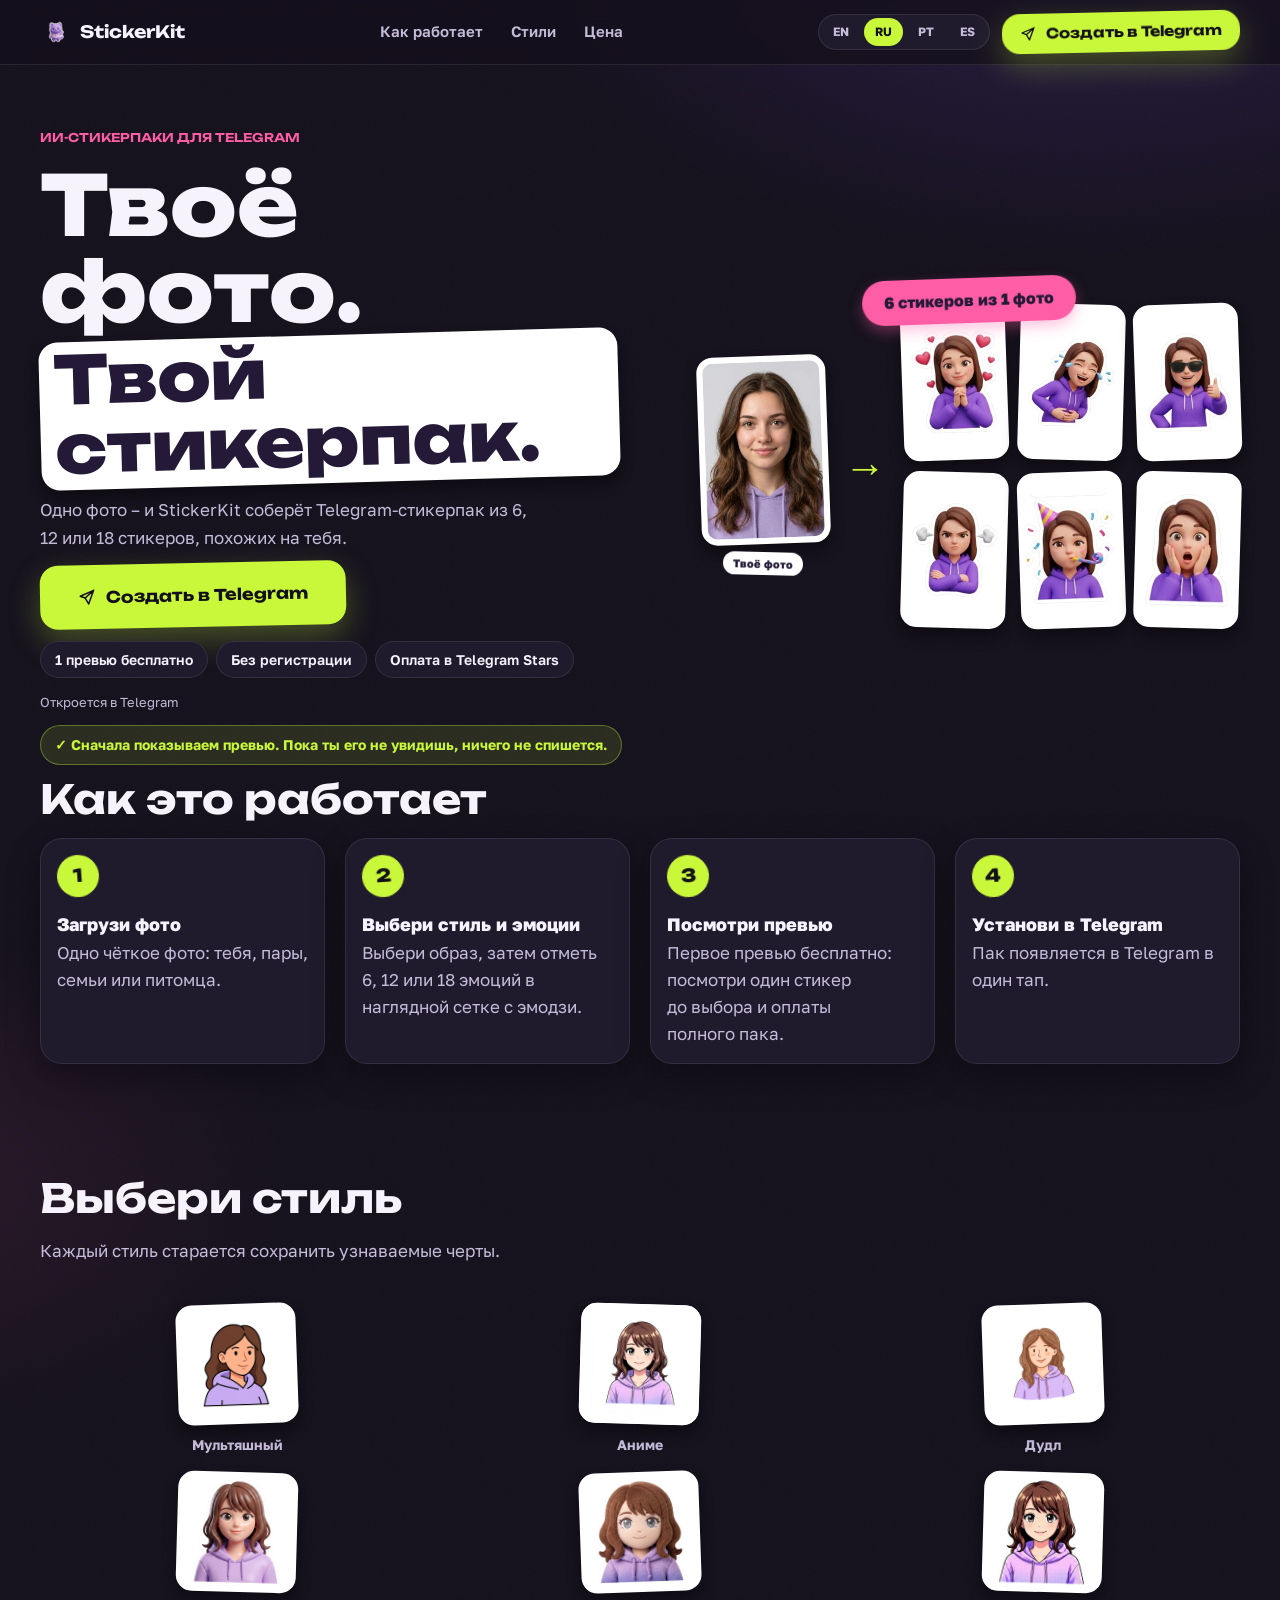
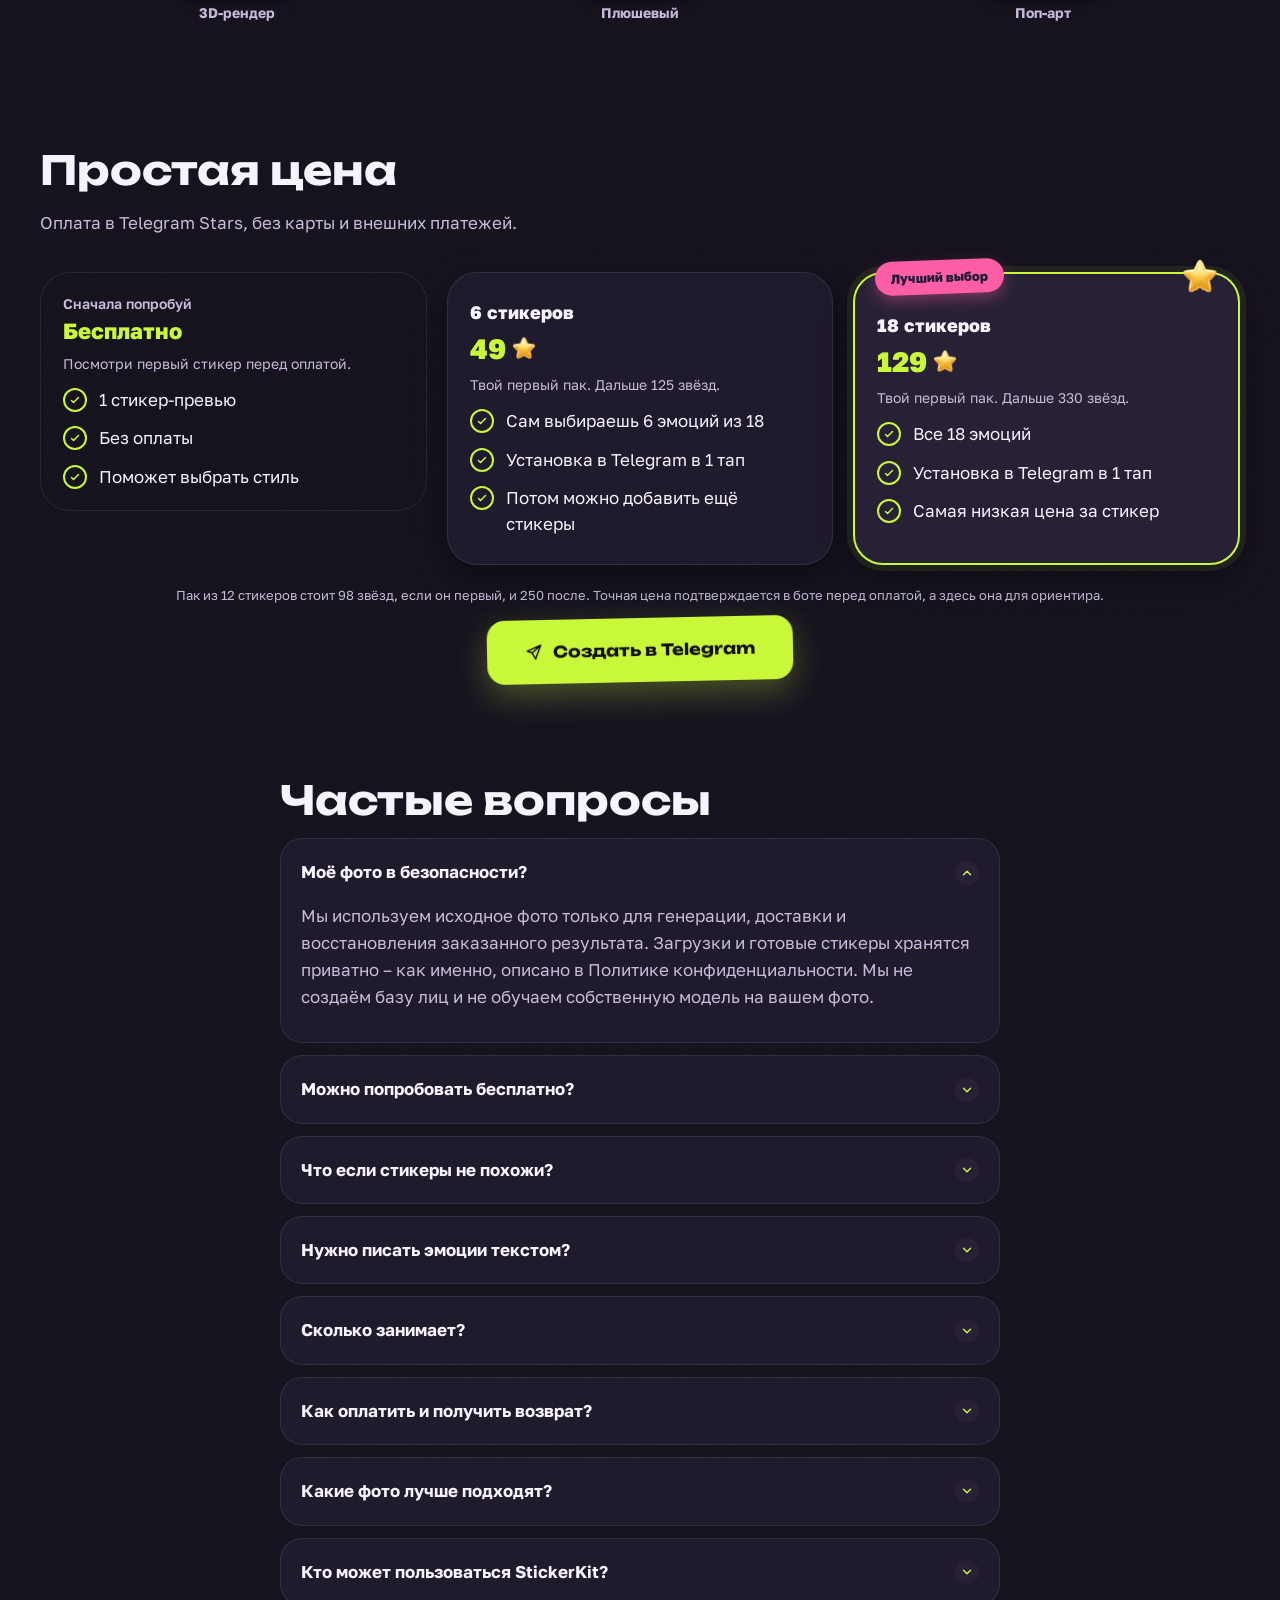
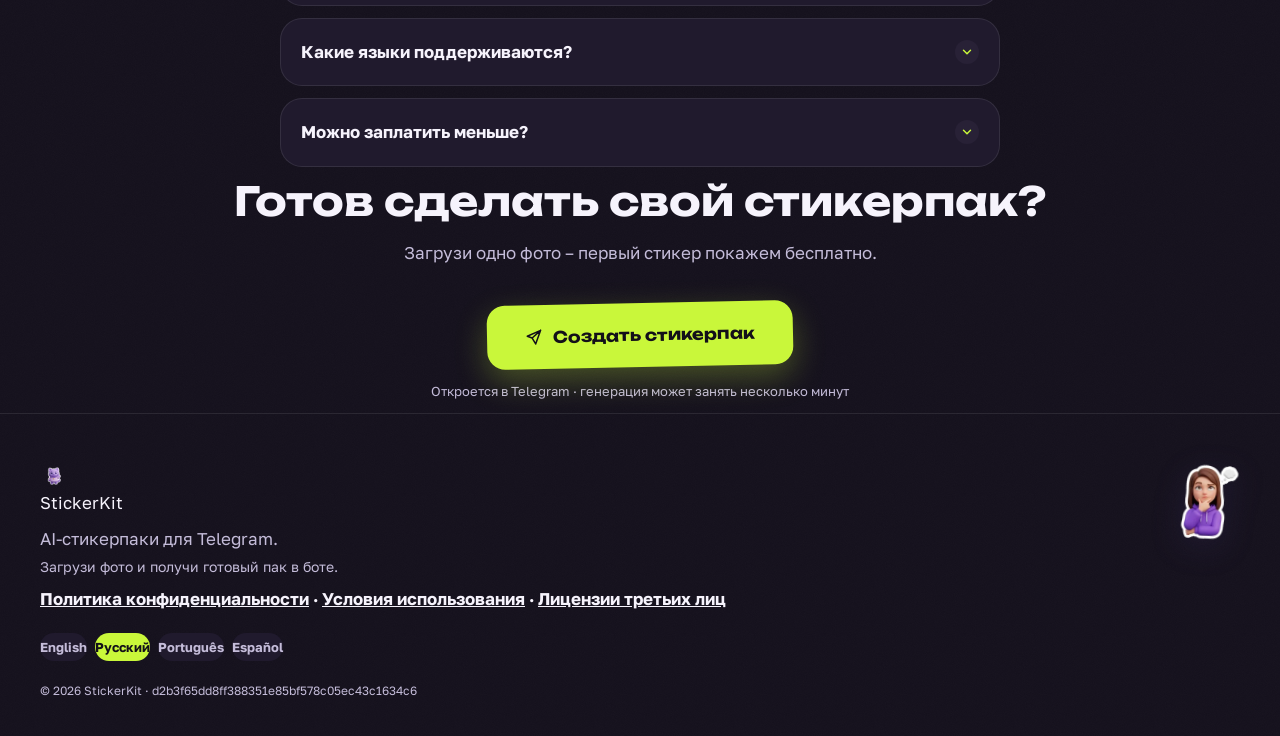
<file: ru/index.html>
<!DOCTYPE html><html lang="ru"><head><meta charset="utf-8"><meta name="viewport" content="width=device-width, initial-scale=1"><title>StickerKit – стикерпак из твоего фото для Telegram</title><meta name="description" content="Загрузи одно фото и получи стикерпак, который реально похож на тебя: соло, пара, семья или питомец. Устанавливается в Telegram в один тап."><link rel="canonical" href="https://stickerkit.app/ru/"><link rel="alternate" hreflang="en" href="https://stickerkit.app/"><link rel="alternate" hreflang="ru" href="https://stickerkit.app/ru/"><link rel="alternate" hreflang="es" href="https://stickerkit.app/es/"><link rel="alternate" hreflang="pt-BR" href="https://stickerkit.app/pt/"><link rel="alternate" hreflang="x-default" href="https://stickerkit.app/"><link rel="icon" type="image/webp" href="/assets/ui/mascot-cat.webp"><meta property="og:type" content="website"><meta property="og:site_name" content="StickerKit"><meta property="og:locale" content="ru_RU"><meta property="og:title" content="StickerKit – стикерпак из твоего фото для Telegram"><meta property="og:description" content="Загрузи одно фото и получи стикерпак, который реально похож на тебя: соло, пара, семья или питомец. Устанавливается в Telegram в один тап."><meta property="og:url" content="https://stickerkit.app/ru/"><meta property="og:image" content="https://stickerkit.app/assets/ui/social-card.webp"><meta property="og:image:type" content="image/webp"><meta property="og:image:width" content="1200"><meta property="og:image:height" content="630"><meta property="og:image:alt" content="Примеры персональных стикеров StickerKit"><meta name="twitter:card" content="summary_large_image"><meta name="twitter:title" content="StickerKit – стикерпак из твоего фото для Telegram"><meta name="twitter:description" content="Загрузи одно фото и получи стикерпак, который реально похож на тебя: соло, пара, семья или питомец. Устанавливается в Telegram в один тап."><meta name="twitter:image" content="https://stickerkit.app/assets/ui/social-card.webp"><meta name="twitter:image:alt" content="Примеры персональных стикеров StickerKit"><link rel="stylesheet" href="/_astro/i18n.CnTxMMP6.css"><link rel="stylesheet" href="/_astro/StickyCta.CfdZxKbj.css"></head><body><header class="site-header" data-astro-cid-nen7h5rs><div class="container site-header__row" data-astro-cid-nen7h5rs><div class="wordmark" data-astro-cid-nen7h5rs><img src="/assets/ui/mascot-cat.webp" width="32" height="32" alt="" loading="eager" data-astro-cid-nen7h5rs>StickerKit</div><nav class="site-nav" aria-label="Основная навигация" data-astro-cid-nen7h5rs><a href="#how-it-works" data-astro-cid-nen7h5rs>Как работает</a><a href="#styles" data-astro-cid-nen7h5rs>Стили</a><a href="#pricing" data-astro-cid-nen7h5rs>Цена</a></nav><div class="site-header__actions" data-astro-cid-nen7h5rs><nav class="lang-switcher-compact" aria-label="Язык" data-astro-cid-nen7h5rs><a href="/" class="lang-pill-compact" data-astro-cid-nen7h5rs>EN</a><a href="/ru/" class="lang-pill-compact lang-pill-compact--active" data-astro-cid-nen7h5rs>RU</a><a href="/pt/" class="lang-pill-compact" data-astro-cid-nen7h5rs>PT</a><a href="/es/" class="lang-pill-compact" data-astro-cid-nen7h5rs>ES</a></nav><a href="https://t.me/stickerkit_bot?start=lp_header_ru" target="_blank" rel="noopener" class="cta-button cta-button--compact" data-astro-cid-nen7h5rs><svg width="16" height="16" viewBox="0 0 24 24" fill="none" aria-hidden="true" data-astro-cid-nen7h5rs><path d="M21 3 3 10.5l6.5 2.5m11.5-10L14 21l-4.5-8m11.5-10L9.5 13" stroke="currentColor" stroke-width="2" stroke-linecap="round" stroke-linejoin="round" data-astro-cid-nen7h5rs></path></svg>Создать в Telegram</a></div></div></header><main><section class="container hero" data-astro-cid-ge2uvauf><div class="hero__copy" data-astro-cid-ge2uvauf><p class="eyebrow reveal" style="animation-delay: 60ms;" data-astro-cid-ge2uvauf>ИИ-стикерпаки для Telegram</p><h1 class="reveal" style="animation-delay: 120ms;" data-astro-cid-ge2uvauf>Твоё фото.<br data-astro-cid-ge2uvauf><span class="headline-sticker" data-astro-cid-ge2uvauf>Твой стикерпак.</span></h1><p class="text-muted reveal" style="animation-delay: 180ms; max-width: 46ch;" data-astro-cid-ge2uvauf>Одно фото – и StickerKit соберёт Telegram-стикерпак из 6, 12 или 18 стикеров, похожих на тебя.</p><div class="reveal" style="animation-delay: 240ms;" data-astro-cid-ge2uvauf><a href="https://t.me/stickerkit_bot?start=lp_hero_ru" target="_blank" rel="noopener" class="cta-button"><svg width="18" height="18" viewBox="0 0 24 24" fill="none" aria-hidden="true"><path d="M21 3 3 10.5l6.5 2.5m11.5-10L14 21l-4.5-8m11.5-10L9.5 13" stroke="currentColor" stroke-width="2" stroke-linecap="round" stroke-linejoin="round"></path></svg>Создать в Telegram</a></div><div class="trust-chips reveal" style="animation-delay: 280ms;" data-astro-cid-ge2uvauf><span class="trust-chip" data-astro-cid-ge2uvauf>1 превью бесплатно</span><span class="trust-chip" data-astro-cid-ge2uvauf>Без регистрации</span><span class="trust-chip" data-astro-cid-ge2uvauf>Оплата в Telegram Stars</span></div><p class="text-muted reveal" style="animation-delay: 300ms; font-size: 13px; margin-top: 4px;" data-astro-cid-ge2uvauf>Откроется в Telegram</p><p class="guarantee-badge reveal" style="animation-delay: 320ms;" data-astro-cid-ge2uvauf>✓ Сначала показываем превью. Пока ты его не увидишь, ничего не спишется.</p></div><div class="hero__art reveal" style="animation-delay: 160ms;" data-astro-cid-ge2uvauf><div class="proof" data-astro-cid-ge2uvauf><span class="pill-badge proof__badge" data-astro-cid-ge2uvauf>6 стикеров из 1 фото</span><div class="proof__row" data-astro-cid-ge2uvauf><div class="proof__source" data-astro-cid-ge2uvauf><div class="tile-shadow proof__photo" data-astro-cid-ge2uvauf><img src="/assets/ui/source-photo.webp" width="176" height="176" alt="Исходное фото, по которому созданы стикеры" loading="eager" fetchpriority="high" data-astro-cid-ge2uvauf></div><span class="proof__chip" data-astro-cid-ge2uvauf>Твоё фото</span></div><span class="proof__arrow" aria-hidden="true" data-astro-cid-ge2uvauf>→</span><div class="proof__grid" aria-hidden="true" data-astro-cid-ge2uvauf><div class="tile-shadow proof__sticker" data-astro-cid-ge2uvauf><img src="/assets/stickers/sticker-01.webp" width="144" height="144" alt="" loading="lazy" data-astro-cid-ge2uvauf></div><div class="tile-shadow proof__sticker" data-astro-cid-ge2uvauf><img src="/assets/stickers/sticker-02.webp" width="144" height="144" alt="" loading="lazy" data-astro-cid-ge2uvauf></div><div class="tile-shadow proof__sticker" data-astro-cid-ge2uvauf><img src="/assets/stickers/sticker-03.webp" width="144" height="144" alt="" loading="lazy" data-astro-cid-ge2uvauf></div><div class="tile-shadow proof__sticker" data-astro-cid-ge2uvauf><img src="/assets/stickers/sticker-06.webp" width="144" height="144" alt="" loading="lazy" data-astro-cid-ge2uvauf></div><div class="tile-shadow proof__sticker" data-astro-cid-ge2uvauf><img src="/assets/stickers/sticker-07.webp" width="144" height="144" alt="" loading="lazy" data-astro-cid-ge2uvauf></div><div class="tile-shadow proof__sticker" data-astro-cid-ge2uvauf><img src="/assets/stickers/sticker-10.webp" width="144" height="144" alt="" loading="lazy" data-astro-cid-ge2uvauf></div></div></div></div></div></section><section class="container" id="how-it-works" data-astro-cid-l43jfdkk><h2 data-astro-cid-l43jfdkk>Как это работает</h2><div class="grid-4" data-astro-cid-l43jfdkk><div class="card step-card reveal" style="animation-delay: 0ms;" data-astro-cid-l43jfdkk><div class="step-badge" data-astro-cid-l43jfdkk>1</div><h3 class="step-card__title" data-astro-cid-l43jfdkk>Загрузи фото</h3><p class="text-muted step-card__desc" data-astro-cid-l43jfdkk>Одно чёткое фото: тебя, пары, семьи или питомца.</p></div><div class="card step-card reveal" style="animation-delay: 80ms;" data-astro-cid-l43jfdkk><div class="step-badge" data-astro-cid-l43jfdkk>2</div><h3 class="step-card__title" data-astro-cid-l43jfdkk>Выбери стиль и эмоции</h3><p class="text-muted step-card__desc" data-astro-cid-l43jfdkk>Выбери образ, затем отметь 6, 12 или 18 эмоций в наглядной сетке с эмодзи.</p></div><div class="card step-card reveal" style="animation-delay: 160ms;" data-astro-cid-l43jfdkk><div class="step-badge" data-astro-cid-l43jfdkk>3</div><h3 class="step-card__title" data-astro-cid-l43jfdkk>Посмотри превью</h3><p class="text-muted step-card__desc" data-astro-cid-l43jfdkk>Первое превью бесплатно: посмотри один стикер до выбора и оплаты полного пака.</p></div><div class="card step-card reveal" style="animation-delay: 240ms;" data-astro-cid-l43jfdkk><div class="step-badge" data-astro-cid-l43jfdkk>4</div><h3 class="step-card__title" data-astro-cid-l43jfdkk>Установи в Telegram</h3><p class="text-muted step-card__desc" data-astro-cid-l43jfdkk>Пак появляется в Telegram в один тап.</p></div></div></section><section class="container" id="styles" data-astro-cid-phn37o7r><h2 data-astro-cid-phn37o7r>Выбери стиль</h2><p class="text-muted section-lede" data-astro-cid-phn37o7r>Каждый стиль старается сохранить узнаваемые черты.</p><div class="style-grid" tabindex="0" aria-label="Выбери стиль" data-astro-cid-phn37o7r><figure class="style-tile" data-astro-cid-phn37o7r><span class="style-tile__frame" data-astro-cid-phn37o7r><img src="/assets/styles/style-cartoon.webp" width="120" height="120" alt="Мультяшный" loading="lazy" data-astro-cid-phn37o7r></span><figcaption data-astro-cid-phn37o7r>Мультяшный</figcaption></figure><figure class="style-tile" data-astro-cid-phn37o7r><span class="style-tile__frame" data-astro-cid-phn37o7r><img src="/assets/styles/style-anime.webp" width="120" height="120" alt="Аниме" loading="lazy" data-astro-cid-phn37o7r></span><figcaption data-astro-cid-phn37o7r>Аниме</figcaption></figure><figure class="style-tile" data-astro-cid-phn37o7r><span class="style-tile__frame" data-astro-cid-phn37o7r><img src="/assets/styles/style-doodle.webp" width="120" height="120" alt="Дудл" loading="lazy" data-astro-cid-phn37o7r></span><figcaption data-astro-cid-phn37o7r>Дудл</figcaption></figure><figure class="style-tile" data-astro-cid-phn37o7r><span class="style-tile__frame" data-astro-cid-phn37o7r><img src="/assets/styles/style-render3d.webp" width="120" height="120" alt="3D-рендер" loading="lazy" data-astro-cid-phn37o7r></span><figcaption data-astro-cid-phn37o7r>3D-рендер</figcaption></figure><figure class="style-tile" data-astro-cid-phn37o7r><span class="style-tile__frame" data-astro-cid-phn37o7r><img src="/assets/styles/style-plush.webp" width="120" height="120" alt="Плюшевый" loading="lazy" data-astro-cid-phn37o7r></span><figcaption data-astro-cid-phn37o7r>Плюшевый</figcaption></figure><figure class="style-tile" data-astro-cid-phn37o7r><span class="style-tile__frame" data-astro-cid-phn37o7r><img src="/assets/styles/style-popart.webp" width="120" height="120" alt="Поп-арт" loading="lazy" data-astro-cid-phn37o7r></span><figcaption data-astro-cid-phn37o7r>Поп-арт</figcaption></figure></div></section><section class="container" id="pricing" data-astro-cid-htruwgye><h2 data-astro-cid-htruwgye>Простая цена</h2><p class="text-muted section-lede" data-astro-cid-htruwgye>Оплата в Telegram Stars, без карты и внешних платежей.</p><div class="grid-3" data-astro-cid-htruwgye><div class="plan-card reveal plan-card--try" style="animation-delay: 0ms;" data-astro-cid-htruwgye><p style="font-family: var(--font-body); font-weight: 600; font-size: 14px; margin: 0 0 0; color: var(--text-muted);" data-astro-cid-htruwgye>Сначала попробуй</p><p class="plan-price" style="font-size: 22px; font-weight: 800; color: var(--acid); margin-bottom: 4px;" data-astro-cid-htruwgye>Бесплатно</p><p class="text-muted" style="font-size: 14px;" data-astro-cid-htruwgye>Посмотри первый стикер перед оплатой.</p><ul class="check-list" data-astro-cid-htruwgye><li data-astro-cid-htruwgye><span class="check-icon" aria-hidden="true" data-astro-cid-htruwgye><svg width="12" height="12" viewBox="0 0 24 24" fill="none" data-astro-cid-htruwgye><path d="M5 13l4 4L19 7" stroke="currentColor" stroke-width="3" stroke-linecap="round" stroke-linejoin="round" data-astro-cid-htruwgye></path></svg></span><span data-astro-cid-htruwgye>1 стикер-превью</span></li><li data-astro-cid-htruwgye><span class="check-icon" aria-hidden="true" data-astro-cid-htruwgye><svg width="12" height="12" viewBox="0 0 24 24" fill="none" data-astro-cid-htruwgye><path d="M5 13l4 4L19 7" stroke="currentColor" stroke-width="3" stroke-linecap="round" stroke-linejoin="round" data-astro-cid-htruwgye></path></svg></span><span data-astro-cid-htruwgye>Без оплаты</span></li><li data-astro-cid-htruwgye><span class="check-icon" aria-hidden="true" data-astro-cid-htruwgye><svg width="12" height="12" viewBox="0 0 24 24" fill="none" data-astro-cid-htruwgye><path d="M5 13l4 4L19 7" stroke="currentColor" stroke-width="3" stroke-linecap="round" stroke-linejoin="round" data-astro-cid-htruwgye></path></svg></span><span data-astro-cid-htruwgye>Поможет выбрать стиль</span></li></ul></div><div class="plan-card reveal" style="animation-delay: 90ms;" data-astro-cid-htruwgye><p style="font-family: var(--font-body); font-weight: 800; font-size: 18px; margin: 0 0 0; color: var(--text);" data-astro-cid-htruwgye>6 стикеров</p><p class="plan-price" style="font-size: 28px; font-weight: 800; color: var(--acid); margin-bottom: 4px;" data-astro-cid-htruwgye>49<img src="/assets/ui/star.webp" width="24" height="24" alt="Stars" class="plan-price__star" loading="lazy" data-astro-cid-htruwgye></p><p class="text-muted" style="font-size: 14px;" data-astro-cid-htruwgye>Твой первый пак. Дальше 125 звёзд.</p><ul class="check-list" data-astro-cid-htruwgye><li data-astro-cid-htruwgye><span class="check-icon" aria-hidden="true" data-astro-cid-htruwgye><svg width="12" height="12" viewBox="0 0 24 24" fill="none" data-astro-cid-htruwgye><path d="M5 13l4 4L19 7" stroke="currentColor" stroke-width="3" stroke-linecap="round" stroke-linejoin="round" data-astro-cid-htruwgye></path></svg></span><span data-astro-cid-htruwgye>Сам выбираешь 6 эмоций из 18</span></li><li data-astro-cid-htruwgye><span class="check-icon" aria-hidden="true" data-astro-cid-htruwgye><svg width="12" height="12" viewBox="0 0 24 24" fill="none" data-astro-cid-htruwgye><path d="M5 13l4 4L19 7" stroke="currentColor" stroke-width="3" stroke-linecap="round" stroke-linejoin="round" data-astro-cid-htruwgye></path></svg></span><span data-astro-cid-htruwgye>Установка в Telegram в 1 тап</span></li><li data-astro-cid-htruwgye><span class="check-icon" aria-hidden="true" data-astro-cid-htruwgye><svg width="12" height="12" viewBox="0 0 24 24" fill="none" data-astro-cid-htruwgye><path d="M5 13l4 4L19 7" stroke="currentColor" stroke-width="3" stroke-linecap="round" stroke-linejoin="round" data-astro-cid-htruwgye></path></svg></span><span data-astro-cid-htruwgye>Потом можно добавить ещё стикеры</span></li></ul></div><div class="plan-card reveal plan-card--featured" style="animation-delay: 180ms;" data-astro-cid-htruwgye><img src="/assets/ui/star.webp" width="36" height="36" alt="" class="plan-card__badge" loading="lazy" data-astro-cid-htruwgye><span class="pill-badge" style="position: absolute; top: -14px; left: 20px;" data-astro-cid-htruwgye>Лучший выбор</span><p style="font-family: var(--font-body); font-weight: 800; font-size: 18px; margin: 12px 0 0; color: var(--text);" data-astro-cid-htruwgye>18 стикеров</p><p class="plan-price" style="font-size: 28px; font-weight: 800; color: var(--acid); margin-bottom: 4px;" data-astro-cid-htruwgye>129<img src="/assets/ui/star.webp" width="24" height="24" alt="Stars" class="plan-price__star" loading="lazy" data-astro-cid-htruwgye></p><p class="text-muted" style="font-size: 14px;" data-astro-cid-htruwgye>Твой первый пак. Дальше 330 звёзд.</p><ul class="check-list" data-astro-cid-htruwgye><li data-astro-cid-htruwgye><span class="check-icon" aria-hidden="true" data-astro-cid-htruwgye><svg width="12" height="12" viewBox="0 0 24 24" fill="none" data-astro-cid-htruwgye><path d="M5 13l4 4L19 7" stroke="currentColor" stroke-width="3" stroke-linecap="round" stroke-linejoin="round" data-astro-cid-htruwgye></path></svg></span><span data-astro-cid-htruwgye>Все 18 эмоций</span></li><li data-astro-cid-htruwgye><span class="check-icon" aria-hidden="true" data-astro-cid-htruwgye><svg width="12" height="12" viewBox="0 0 24 24" fill="none" data-astro-cid-htruwgye><path d="M5 13l4 4L19 7" stroke="currentColor" stroke-width="3" stroke-linecap="round" stroke-linejoin="round" data-astro-cid-htruwgye></path></svg></span><span data-astro-cid-htruwgye>Установка в Telegram в 1 тап</span></li><li data-astro-cid-htruwgye><span class="check-icon" aria-hidden="true" data-astro-cid-htruwgye><svg width="12" height="12" viewBox="0 0 24 24" fill="none" data-astro-cid-htruwgye><path d="M5 13l4 4L19 7" stroke="currentColor" stroke-width="3" stroke-linecap="round" stroke-linejoin="round" data-astro-cid-htruwgye></path></svg></span><span data-astro-cid-htruwgye>Самая низкая цена за стикер</span></li></ul></div></div><p class="text-muted" style="font-size: 13px; margin-top: 20px; text-align: center;" data-astro-cid-htruwgye>Пак из 12 стикеров стоит 98 звёзд, если он первый, и 250 после. Точная цена подтверждается в боте перед оплатой, а здесь она для ориентира.</p><div style="display: flex; justify-content: center; margin-top: 8px;" data-astro-cid-htruwgye><a href="https://t.me/stickerkit_bot?start=lp_pricing_ru" target="_blank" rel="noopener" class="cta-button"><svg width="18" height="18" viewBox="0 0 24 24" fill="none" aria-hidden="true"><path d="M21 3 3 10.5l6.5 2.5m11.5-10L14 21l-4.5-8m11.5-10L9.5 13" stroke="currentColor" stroke-width="2" stroke-linecap="round" stroke-linejoin="round"></path></svg>Создать в Telegram</a></div></section><section class="container" id="faq"><div class="prose"><h2>Частые вопросы</h2><details class="faq-item reveal" style="animation-delay: 0ms;" open><summary>Моё фото в безопасности?</summary><p class="text-muted">Мы используем исходное фото только для генерации, доставки и восстановления заказанного результата. Загрузки и готовые стикеры хранятся приватно – как именно, описано в Политике конфиденциальности. Мы не создаём базу лиц и не обучаем собственную модель на вашем фото.</p></details><details class="faq-item reveal" style="animation-delay: 40ms;"><summary>Можно попробовать бесплатно?</summary><p class="text-muted">Да: первый стикер-превью бесплатный: загружаешь фото, выбираешь стиль и видишь результат до оплаты.</p></details><details class="faq-item reveal" style="animation-delay: 80ms;"><summary>Что если стикеры не похожи?</summary><p class="text-muted">Поэтому мы и показываем превью до оплаты: пока ты его не одобришь, деньги не списываются. Если сходство всё-таки не устроило после покупки, напиши в поддержку через /paysupport в боте, разберёмся по каждому случаю.</p></details><details class="faq-item reveal" style="animation-delay: 120ms;"><summary>Нужно писать эмоции текстом?</summary><p class="text-muted">Нет. В Mini App отметь нужные эмоции в наглядной сетке с эмодзи: всего их 18, и каждая выбранная станет стикером. В паке 6, 12 или 18 стикеров.</p></details><details class="faq-item reveal" style="animation-delay: 160ms;"><summary>Сколько занимает?</summary><p class="text-muted">Обычно несколько минут от фото до готового пака; при большой очереди – дольше.</p></details><details class="faq-item reveal" style="animation-delay: 200ms;"><summary>Как оплатить и получить возврат?</summary><p class="text-muted">Оплата проходит через Telegram Stars внутри бота, без карты и внешних платежей. Если что-то пошло не так, напиши /paysupport: мы разберём обращение вручную. Законные права потребителя при этом сохраняются.</p></details><details class="faq-item reveal" style="animation-delay: 240ms;"><summary>Какие фото лучше подходят?</summary><p class="text-muted">Для людей подойдёт чёткое фото при хорошем свете, без сильных фильтров, тёмных очков и закрытых лиц; у пары или семьи должны быть видны все лица. У питомца должны быть хорошо видны мордочка и характерные особенности, без перекрывающих предметов.</p></details><details class="faq-item reveal" style="animation-delay: 280ms;"><summary>Кто может пользоваться StickerKit?</summary><p class="text-muted">StickerKit предназначен для пользователей от 18 лет. Пользуясь продуктом, ты подтверждаешь возраст 18+ и принимаешь Условия использования и Политику конфиденциальности. Дату рождения или документ мы не запрашиваем.</p></details><details class="faq-item reveal" style="animation-delay: 320ms;"><summary>Какие языки поддерживаются?</summary><p class="text-muted">Сайт доступен на английском, русском, испанском и бразильском португальском. Бот и Mini App пока работают на английском и русском.</p></details><details class="faq-item reveal" style="animation-delay: 360ms;"><summary>Можно заплатить меньше?</summary><p class="text-muted">Да. Выложи сторис со своим паком и получи ещё 2 стикера бесплатно. Подпишись на наш Telegram-канал и разреши показать там свой пак, это ещё 3. Сделай и то и другое, и первый пак из 6 стикеров станет бесплатным. А ещё неоплаченный пак можно отправить другу, чтобы он оплатил его в подарок.</p></details></div></section><section class="container final-cta" data-astro-cid-blvy5prr><h2 data-astro-cid-blvy5prr>Готов сделать свой стикерпак?</h2><p class="text-muted section-lede" style="margin-left: auto; margin-right: auto;" data-astro-cid-blvy5prr>Загрузи одно фото – первый стикер покажем бесплатно.</p><a href="https://t.me/stickerkit_bot?start=lp_final_ru" target="_blank" rel="noopener" class="cta-button"><svg width="18" height="18" viewBox="0 0 24 24" fill="none" aria-hidden="true"><path d="M21 3 3 10.5l6.5 2.5m11.5-10L14 21l-4.5-8m11.5-10L9.5 13" stroke="currentColor" stroke-width="2" stroke-linecap="round" stroke-linejoin="round"></path></svg>Создать стикерпак</a><p class="text-muted" style="font-size: 13px; margin-top: 14px;" data-astro-cid-blvy5prr>Откроется в Telegram · генерация может занять несколько минут</p></section></main><footer class="site-footer" data-astro-cid-jo6i4kqk><div class="container site-footer__row" data-astro-cid-jo6i4kqk><div class="site-footer__brand" data-astro-cid-jo6i4kqk><div class="wordmark" data-astro-cid-jo6i4kqk><img src="/assets/ui/mascot-cat.webp" width="28" height="28" alt="" loading="lazy" data-astro-cid-jo6i4kqk>StickerKit</div><p class="text-muted" style="margin: 8px 0 4px;" data-astro-cid-jo6i4kqk>AI-стикерпаки для Telegram.</p><p class="text-muted" style="margin: 0 0 4px; font-size: 14px;" data-astro-cid-jo6i4kqk>Загрузи фото и получи готовый пак в боте.</p></div><img src="/assets/stickers/sticker-04.webp" width="61" height="80" alt="" loading="lazy" class="site-footer__sticker" data-astro-cid-jo6i4kqk></div><div class="container" data-astro-cid-jo6i4kqk><p style="font-weight: 700;" data-astro-cid-jo6i4kqk><a href="/ru/privacy" data-astro-cid-jo6i4kqk>Политика конфиденциальности</a> · <a href="/ru/terms" data-astro-cid-jo6i4kqk>Условия использования</a> · <a href="/third-party-font-licenses.txt" data-astro-cid-jo6i4kqk>Лицензии третьих лиц</a></p><nav aria-label="Язык" class="lang-switcher" data-astro-cid-jo6i4kqk><a href="/" class="lang-pill" data-astro-cid-jo6i4kqk>English</a><a href="/ru/" class="lang-pill lang-pill--active" data-astro-cid-jo6i4kqk>Русский</a><a href="/pt/" class="lang-pill" data-astro-cid-jo6i4kqk>Português</a><a href="/es/" class="lang-pill" data-astro-cid-jo6i4kqk>Español</a></nav><p class="text-muted" style="font-size: 12px; margin-top: 20px;" data-astro-cid-jo6i4kqk>© 2026 StickerKit · <span title="build" data-astro-cid-jo6i4kqk>d2b3f65dd8ff388351e85bf578c05ec43c1634c6</span></p></div></footer><div class="sticky-cta"><a href="https://t.me/stickerkit_bot?start=lp_sticky_ru" target="_blank" rel="noopener" class="cta-button cta-button--block"><svg width="18" height="18" viewBox="0 0 24 24" fill="none" aria-hidden="true"><path d="M21 3 3 10.5l6.5 2.5m11.5-10L14 21l-4.5-8m11.5-10L9.5 13" stroke="currentColor" stroke-width="2" stroke-linecap="round" stroke-linejoin="round"></path></svg>Создать в Telegram</a></div></body></html>
</file>
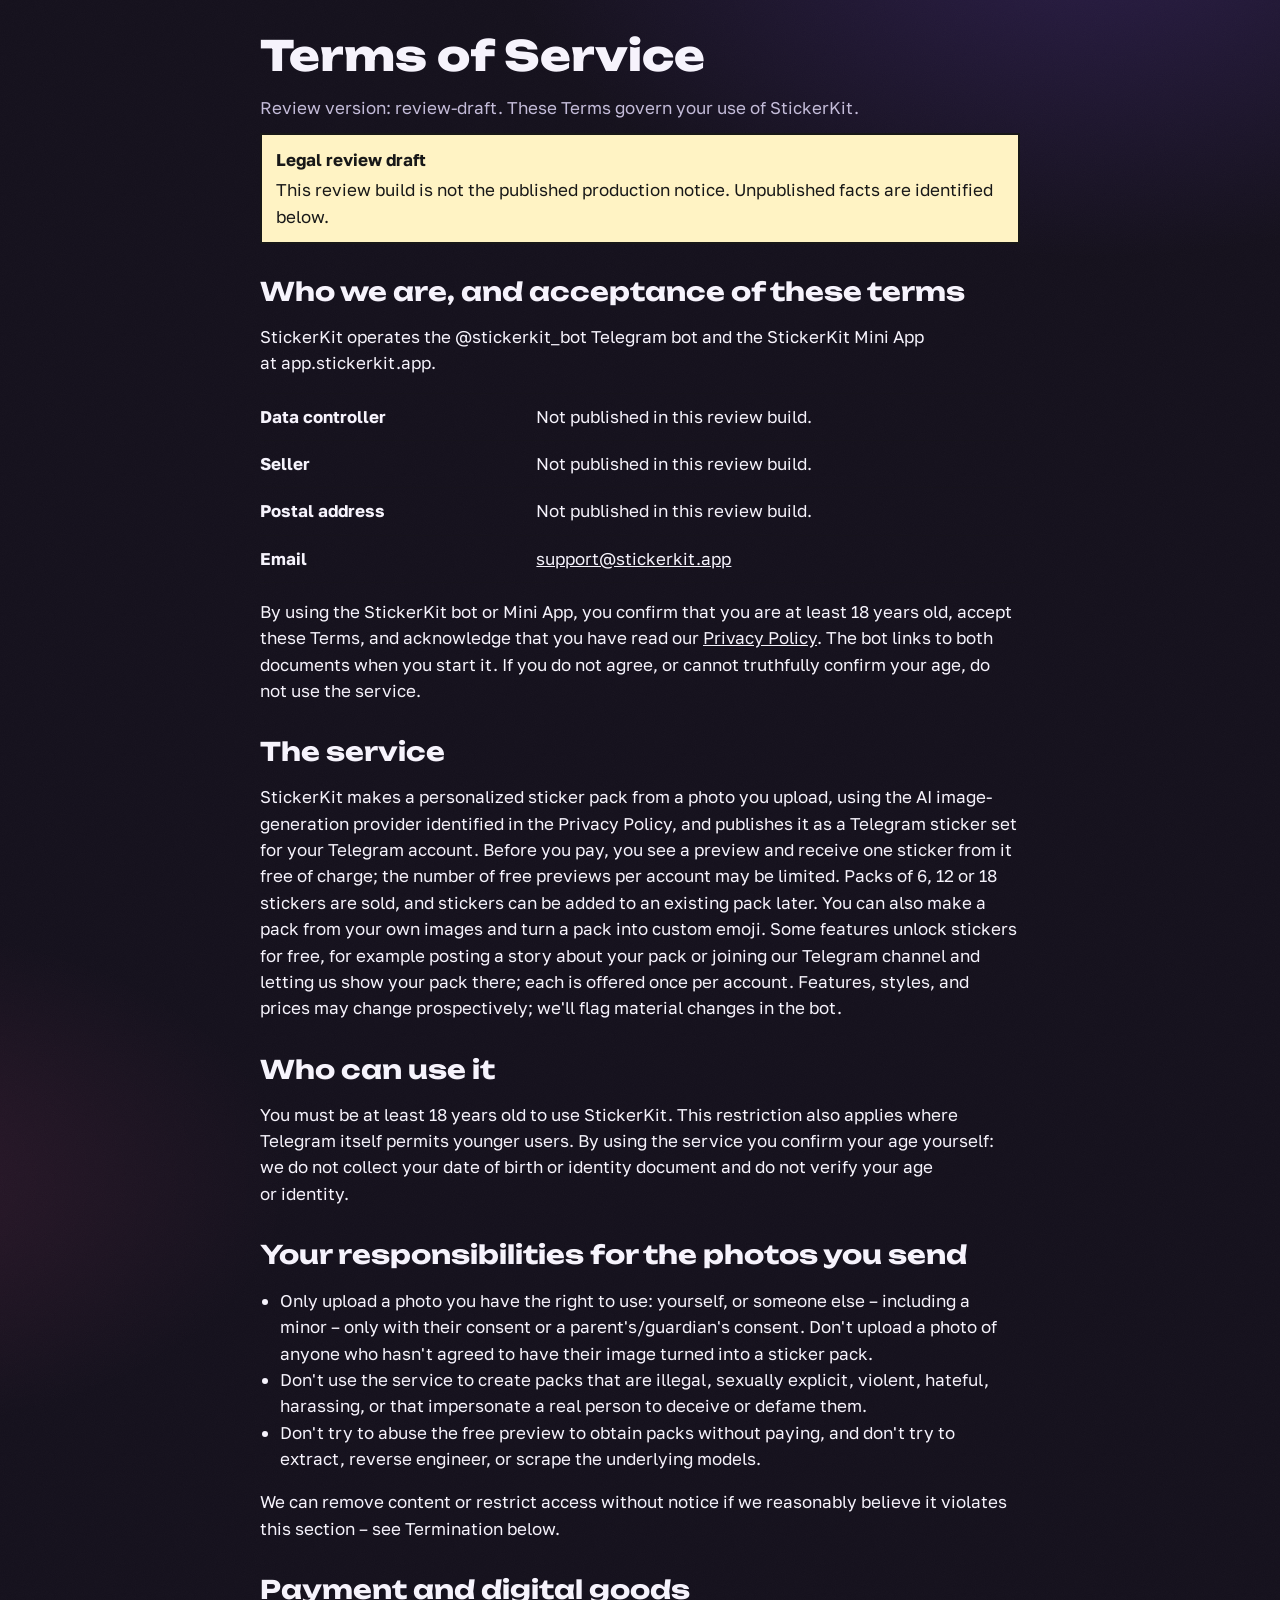
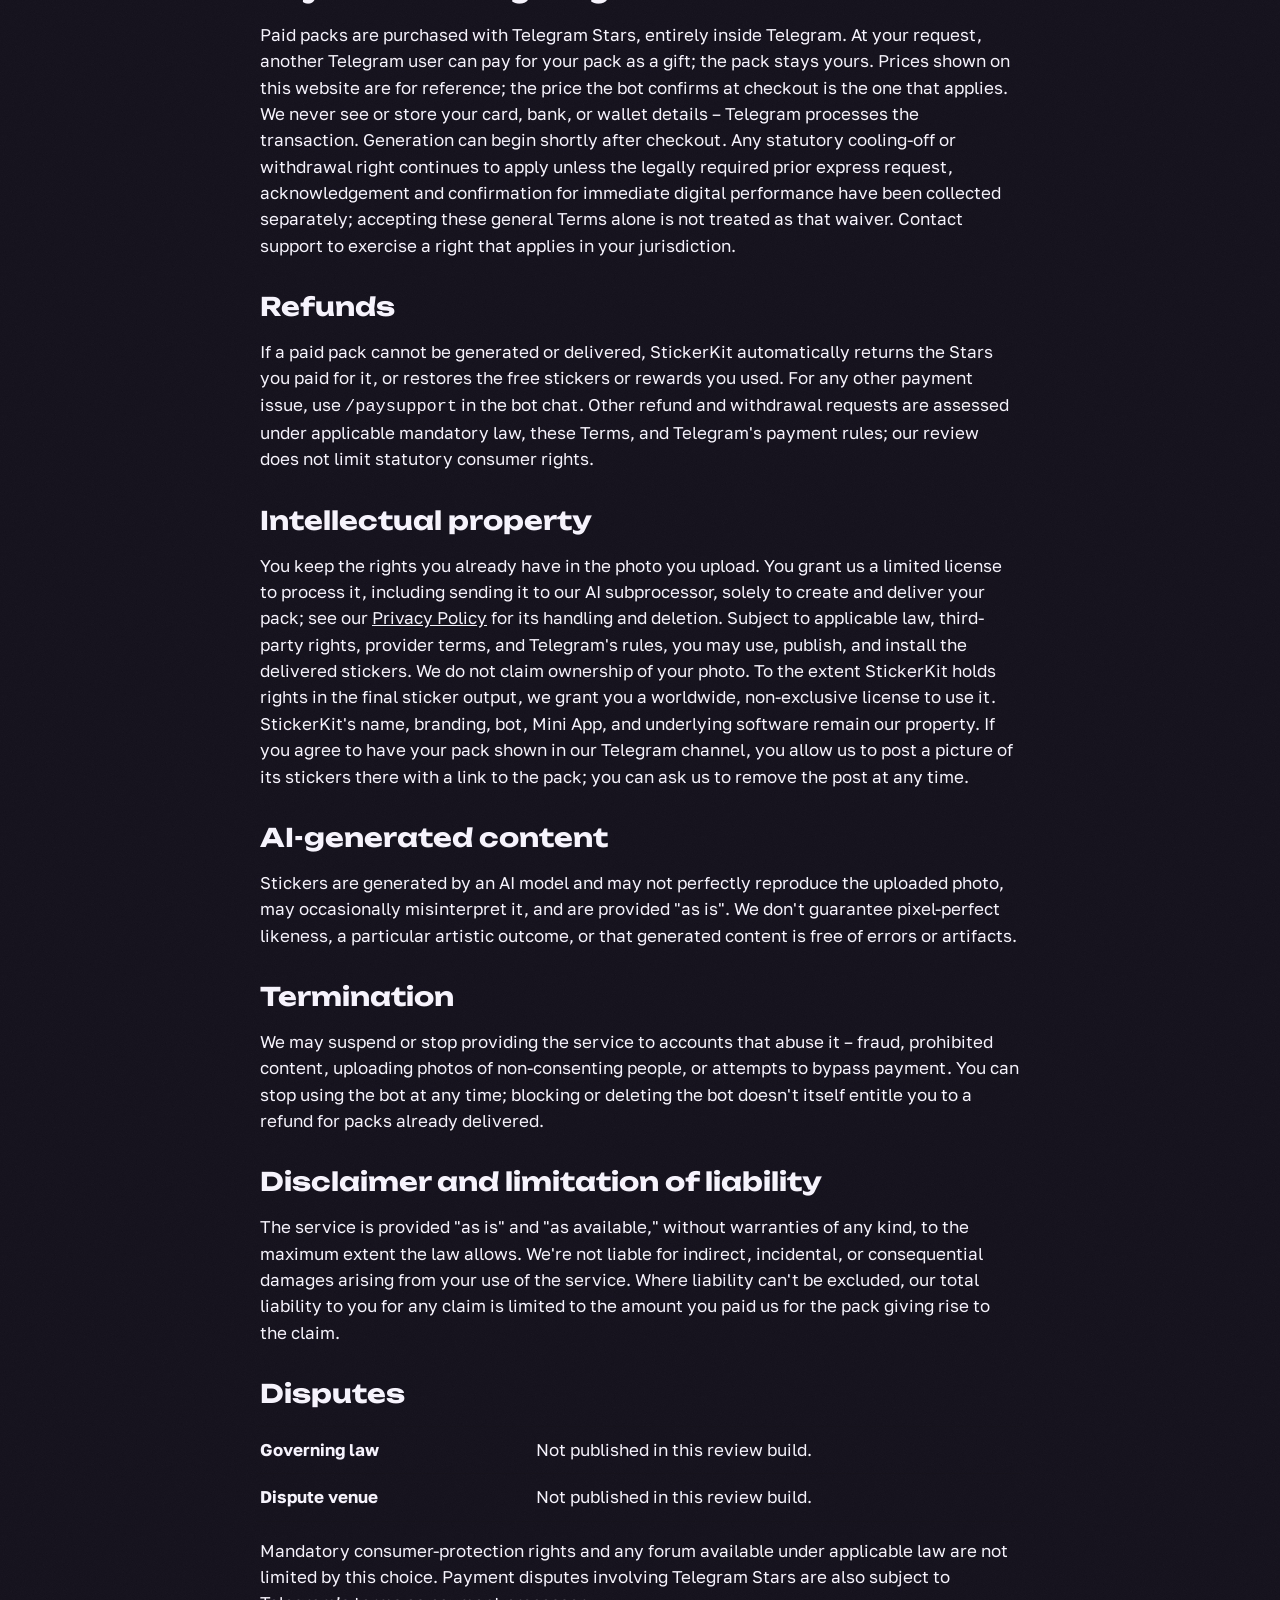
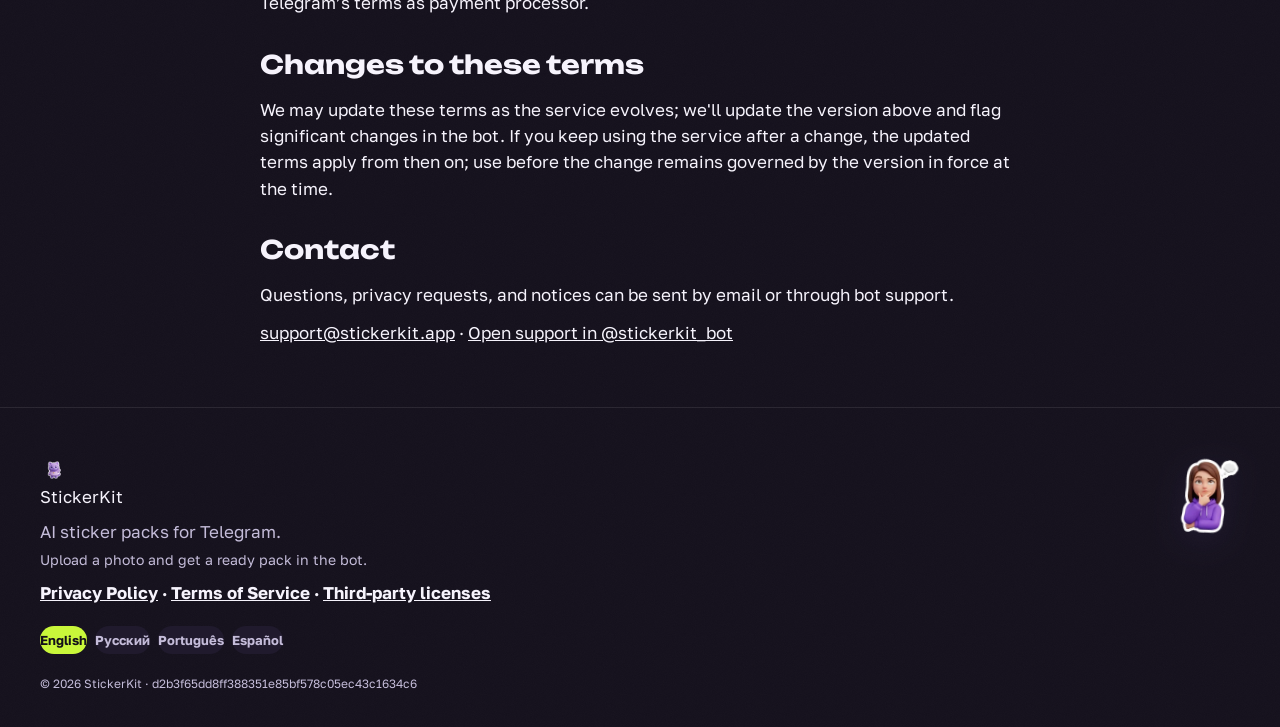
<file: terms/index.html>
<!DOCTYPE html><html lang="en"><head><meta charset="utf-8"><meta name="viewport" content="width=device-width, initial-scale=1"><title>Terms of Service – StickerKit</title><meta name="description" content="Terms for using StickerKit."><meta name="robots" content="noindex, nofollow"><link rel="canonical" href="https://stickerkit.app/terms/"><link rel="alternate" hreflang="en" href="https://stickerkit.app/terms/"><link rel="alternate" hreflang="ru" href="https://stickerkit.app/ru/terms/"><link rel="alternate" hreflang="es" href="https://stickerkit.app/es/terms/"><link rel="alternate" hreflang="pt-BR" href="https://stickerkit.app/pt/terms/"><link rel="alternate" hreflang="x-default" href="https://stickerkit.app/terms/"><link rel="icon" type="image/webp" href="/assets/ui/mascot-cat.webp"><meta property="og:type" content="website"><meta property="og:site_name" content="StickerKit"><meta property="og:locale" content="en_US"><meta property="og:title" content="Terms of Service – StickerKit"><meta property="og:description" content="Terms for using StickerKit."><meta property="og:url" content="https://stickerkit.app/terms/"><meta property="og:image" content="https://stickerkit.app/assets/ui/social-card.webp"><meta property="og:image:type" content="image/webp"><meta property="og:image:width" content="1200"><meta property="og:image:height" content="630"><meta property="og:image:alt" content="Personalized StickerKit sticker examples"><meta name="twitter:card" content="summary_large_image"><meta name="twitter:title" content="Terms of Service – StickerKit"><meta name="twitter:description" content="Terms for using StickerKit."><meta name="twitter:image" content="https://stickerkit.app/assets/ui/social-card.webp"><meta name="twitter:image:alt" content="Personalized StickerKit sticker examples"><link rel="stylesheet" href="/_astro/i18n.CnTxMMP6.css"></head><body class="legal-document"><main class="legal-page"><div class="container" style="padding-top: 32px;"><h1>Terms of Service</h1><p class="text-muted">Review version: review-draft. These Terms govern your use of StickerKit.</p><aside class="legal-draft" role="status" data-legal-mode="draft"><strong>Legal review draft</strong><span>This review build is not the published production notice. Unpublished facts are identified below.</span></aside><h2>Who we are, and acceptance of these terms</h2><p>StickerKit operates the @stickerkit_bot Telegram bot and the StickerKit Mini App at app.stickerkit.app.</p><dl class="legal-facts" data-legal-facts="identity"><div><dt>Data controller</dt><dd>Not published in this review build.</dd></div><div><dt>Seller</dt><dd>Not published in this review build.</dd></div><div><dt>Postal address</dt><dd>Not published in this review build.</dd></div><div><dt>Email</dt><dd><a href="mailto:support@stickerkit.app">support@stickerkit.app</a></dd></div></dl><p>By using the StickerKit bot or Mini App, you confirm that you are at least 18 years old, accept these Terms, and acknowledge that you have read our <a href="/privacy">Privacy Policy</a>. The bot links to both documents when you start it. If you do not agree, or cannot truthfully confirm your age, do not use the service.</p><h2>The service</h2><p>StickerKit makes a personalized sticker pack from a photo you upload, using the AI image-generation provider identified in the Privacy Policy, and publishes it as a Telegram sticker set for your Telegram account. Before you pay, you see a preview and receive one sticker from it free of charge; the number of free previews per account may be limited. Packs of 6, 12 or 18 stickers are sold, and stickers can be added to an existing pack later. You can also make a pack from your own images and turn a pack into custom emoji. Some features unlock stickers for free, for example posting a story about your pack or joining our Telegram channel and letting us show your pack there; each is offered once per account. Features, styles, and prices may change prospectively; we'll flag material changes in the bot.</p><h2>Who can use it</h2><p>You must be at least 18 years old to use StickerKit. This restriction also applies where Telegram itself permits younger users. By using the service you confirm your age yourself: we do not collect your date of birth or identity document and do not verify your age or identity.</p><h2>Your responsibilities for the photos you send</h2><ul><li>Only upload a photo you have the right to use: yourself, or someone else – including a minor – only with their consent or a parent's/guardian's consent. Don't upload a photo of anyone who hasn't agreed to have their image turned into a sticker pack.</li><li>Don't use the service to create packs that are illegal, sexually explicit, violent, hateful, harassing, or that impersonate a real person to deceive or defame them.</li><li>Don't try to abuse the free preview to obtain packs without paying, and don't try to extract, reverse engineer, or scrape the underlying models.</li></ul><p>We can remove content or restrict access without notice if we reasonably believe it violates this section – see Termination below.</p><h2>Payment and digital goods</h2><p>Paid packs are purchased with Telegram Stars, entirely inside Telegram. At your request, another Telegram user can pay for your pack as a gift; the pack stays yours. Prices shown on this website are for reference; the price the bot confirms at checkout is the one that applies. We never see or store your card, bank, or wallet details – Telegram processes the transaction. Generation can begin shortly after checkout. Any statutory cooling-off or withdrawal right continues to apply unless the legally required prior express request, acknowledgement and confirmation for immediate digital performance have been collected separately; accepting these general Terms alone is not treated as that waiver. Contact support to exercise a right that applies in your jurisdiction.</p><h2>Refunds</h2><p>If a paid pack cannot be generated or delivered, StickerKit automatically returns the Stars you paid for it, or restores the free stickers or rewards you used. For any other payment issue, use <code>/paysupport</code> in the bot chat. Other refund and withdrawal requests are assessed under applicable mandatory law, these Terms, and Telegram's payment rules; our review does not limit statutory consumer rights.</p><h2>Intellectual property</h2><p>You keep the rights you already have in the photo you upload. You grant us a limited license to process it, including sending it to our AI subprocessor, solely to create and deliver your pack; see our <a href="/privacy">Privacy Policy</a> for its handling and deletion. Subject to applicable law, third-party rights, provider terms, and Telegram's rules, you may use, publish, and install the delivered stickers. We do not claim ownership of your photo. To the extent StickerKit holds rights in the final sticker output, we grant you a worldwide, non-exclusive license to use it. StickerKit's name, branding, bot, Mini App, and underlying software remain our property. If you agree to have your pack shown in our Telegram channel, you allow us to post a picture of its stickers there with a link to the pack; you can ask us to remove the post at any time.</p><h2>AI-generated content</h2><p>Stickers are generated by an AI model and may not perfectly reproduce the uploaded photo, may occasionally misinterpret it, and are provided "as is". We don't guarantee pixel-perfect likeness, a particular artistic outcome, or that generated content is free of errors or artifacts.</p><h2>Termination</h2><p>We may suspend or stop providing the service to accounts that abuse it – fraud, prohibited content, uploading photos of non-consenting people, or attempts to bypass payment. You can stop using the bot at any time; blocking or deleting the bot doesn't itself entitle you to a refund for packs already delivered.</p><h2>Disclaimer and limitation of liability</h2><p>The service is provided "as is" and "as available," without warranties of any kind, to the maximum extent the law allows. We're not liable for indirect, incidental, or consequential damages arising from your use of the service. Where liability can't be excluded, our total liability to you for any claim is limited to the amount you paid us for the pack giving rise to the claim.</p><h2>Disputes</h2><dl class="legal-facts" data-legal-facts="disputes"><div><dt>Governing law</dt><dd>Not published in this review build.</dd></div><div><dt>Dispute venue</dt><dd>Not published in this review build.</dd></div></dl><p>Mandatory consumer-protection rights and any forum available under applicable law are not limited by this choice. Payment disputes involving Telegram Stars are also subject to Telegram’s terms as payment processor.</p><h2>Changes to these terms</h2><p>We may update these terms as the service evolves; we'll update the version above and flag significant changes in the bot. If you keep using the service after a change, the updated terms apply from then on; use before the change remains governed by the version in force at the time.</p><h2>Contact</h2><p>Questions, privacy requests, and notices can be sent by email or through bot support.</p><p><a href="mailto:support@stickerkit.app">support@stickerkit.app</a> · <a href="https://t.me/stickerkit_bot?start=support">Open support in @stickerkit_bot</a></p></div></main><footer class="site-footer" data-astro-cid-jo6i4kqk><div class="container site-footer__row" data-astro-cid-jo6i4kqk><div class="site-footer__brand" data-astro-cid-jo6i4kqk><div class="wordmark" data-astro-cid-jo6i4kqk><img src="/assets/ui/mascot-cat.webp" width="28" height="28" alt="" loading="lazy" data-astro-cid-jo6i4kqk>StickerKit</div><p class="text-muted" style="margin: 8px 0 4px;" data-astro-cid-jo6i4kqk>AI sticker packs for Telegram.</p><p class="text-muted" style="margin: 0 0 4px; font-size: 14px;" data-astro-cid-jo6i4kqk>Upload a photo and get a ready pack in the bot.</p></div><img src="/assets/stickers/sticker-04.webp" width="61" height="80" alt="" loading="lazy" class="site-footer__sticker" data-astro-cid-jo6i4kqk></div><div class="container" data-astro-cid-jo6i4kqk><p style="font-weight: 700;" data-astro-cid-jo6i4kqk><a href="/privacy" data-astro-cid-jo6i4kqk>Privacy Policy</a> · <a href="/terms" data-astro-cid-jo6i4kqk>Terms of Service</a> · <a href="/third-party-font-licenses.txt" data-astro-cid-jo6i4kqk>Third-party licenses</a></p><nav aria-label="Language" class="lang-switcher" data-astro-cid-jo6i4kqk><a href="/terms" class="lang-pill lang-pill--active" data-astro-cid-jo6i4kqk>English</a><a href="/ru/terms" class="lang-pill" data-astro-cid-jo6i4kqk>Русский</a><a href="/pt/terms" class="lang-pill" data-astro-cid-jo6i4kqk>Português</a><a href="/es/terms" class="lang-pill" data-astro-cid-jo6i4kqk>Español</a></nav><p class="text-muted" style="font-size: 12px; margin-top: 20px;" data-astro-cid-jo6i4kqk>© 2026 StickerKit · <span title="build" data-astro-cid-jo6i4kqk>d2b3f65dd8ff388351e85bf578c05ec43c1634c6</span></p></div></footer></body></html>
</file>
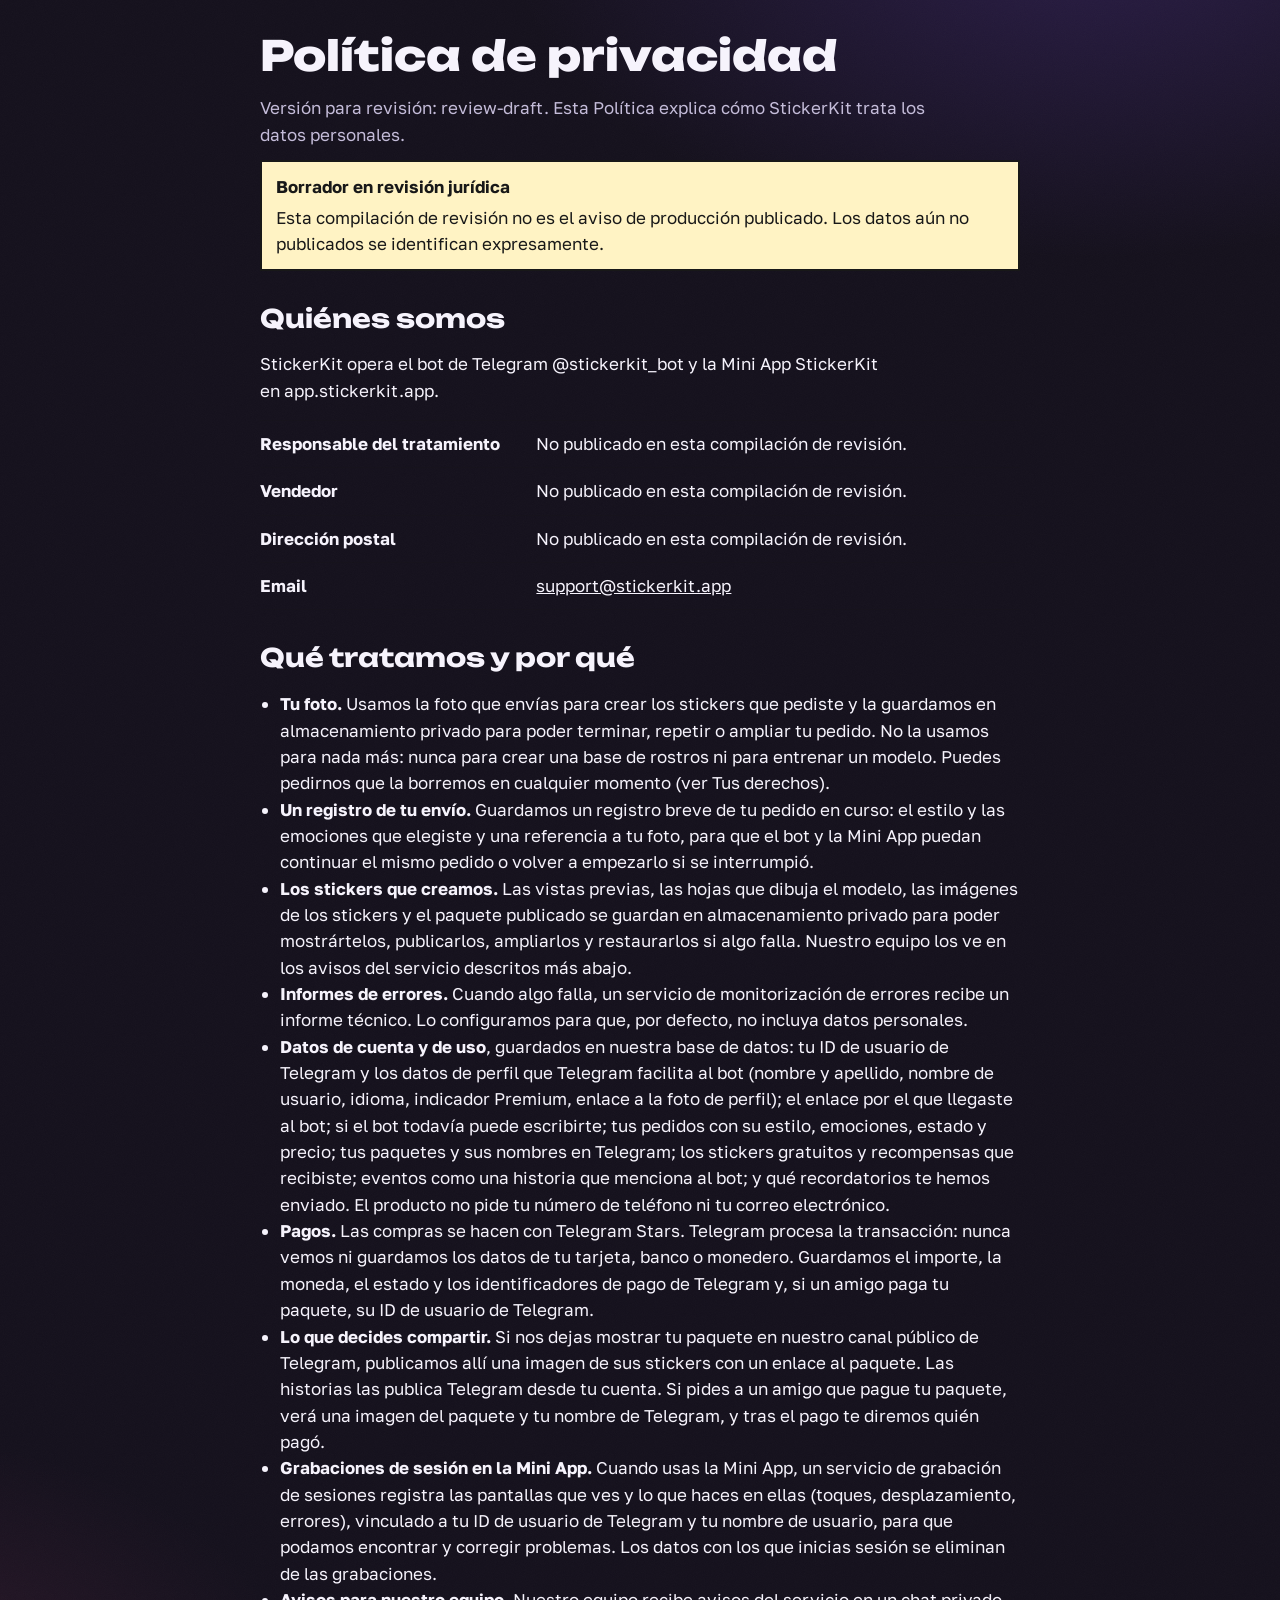
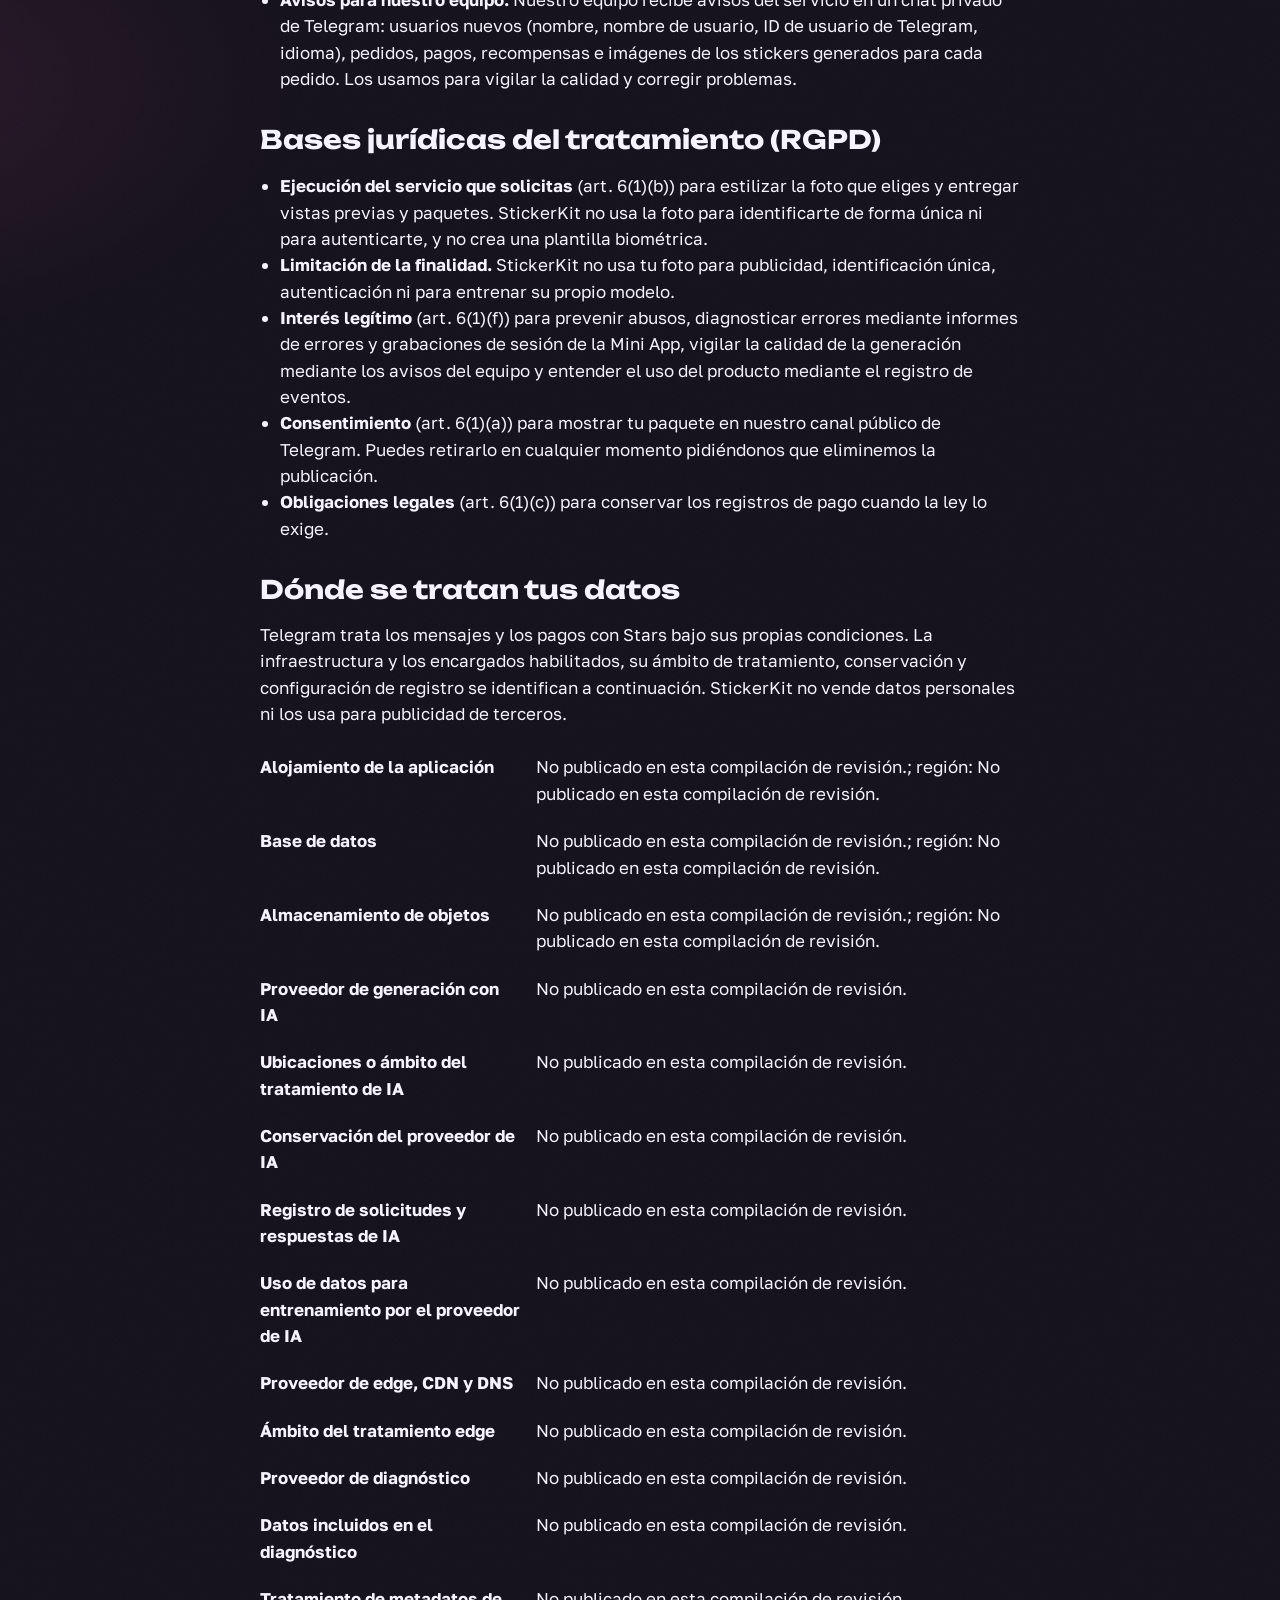
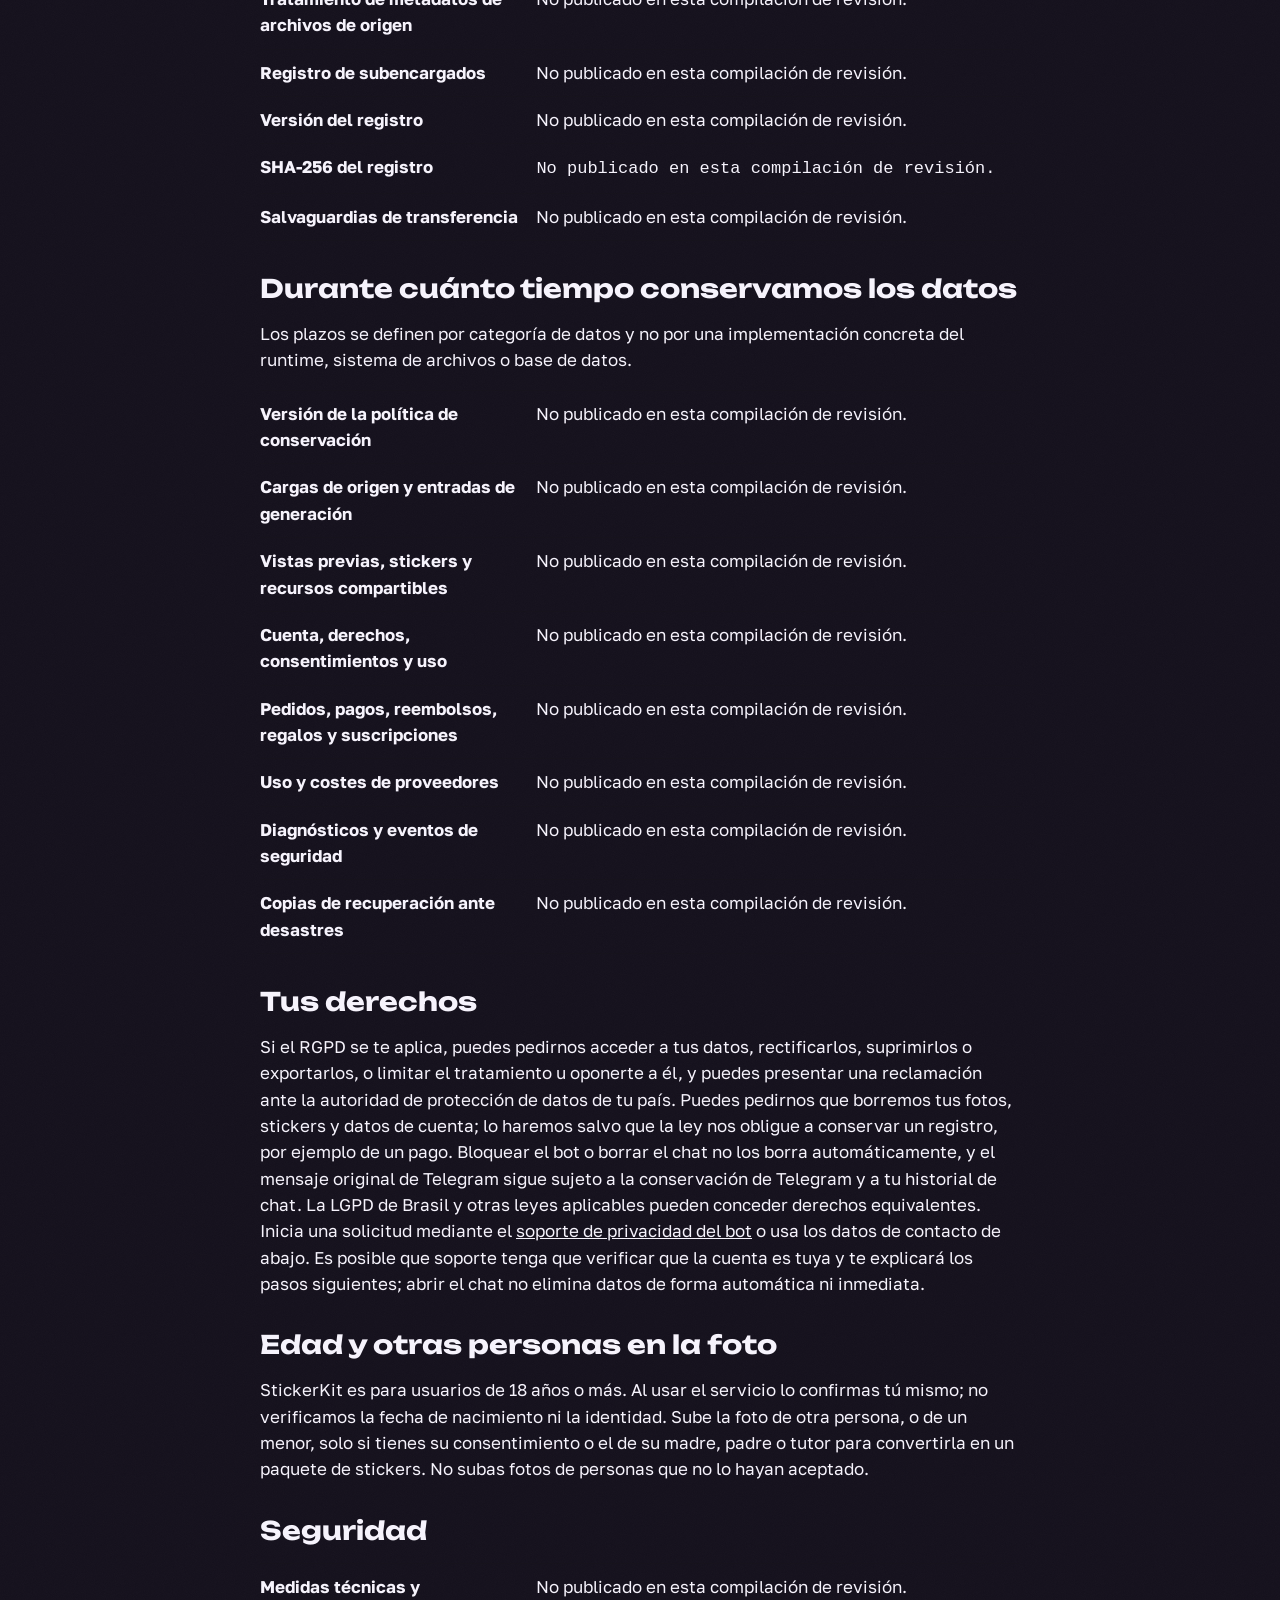
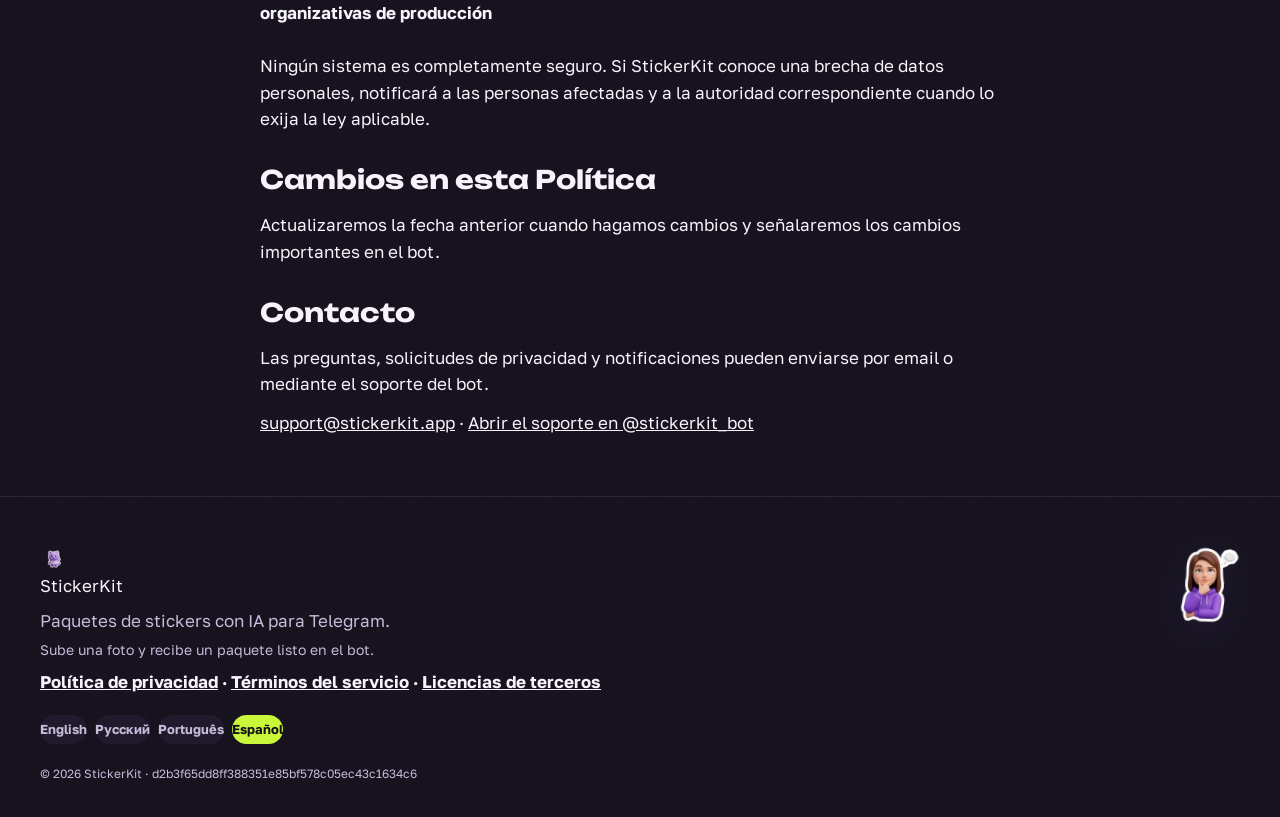
<file: es/privacy/index.html>
<!DOCTYPE html><html lang="es"><head><meta charset="utf-8"><meta name="viewport" content="width=device-width, initial-scale=1"><title>Política de privacidad – StickerKit</title><meta name="description" content="Cómo trata StickerKit tu foto y tus datos personales."><meta name="robots" content="noindex, nofollow"><link rel="canonical" href="https://stickerkit.app/es/privacy/"><link rel="alternate" hreflang="en" href="https://stickerkit.app/privacy/"><link rel="alternate" hreflang="ru" href="https://stickerkit.app/ru/privacy/"><link rel="alternate" hreflang="es" href="https://stickerkit.app/es/privacy/"><link rel="alternate" hreflang="pt-BR" href="https://stickerkit.app/pt/privacy/"><link rel="alternate" hreflang="x-default" href="https://stickerkit.app/privacy/"><link rel="icon" type="image/webp" href="/assets/ui/mascot-cat.webp"><meta property="og:type" content="website"><meta property="og:site_name" content="StickerKit"><meta property="og:locale" content="es_ES"><meta property="og:title" content="Política de privacidad – StickerKit"><meta property="og:description" content="Cómo trata StickerKit tu foto y tus datos personales."><meta property="og:url" content="https://stickerkit.app/es/privacy/"><meta property="og:image" content="https://stickerkit.app/assets/ui/social-card.webp"><meta property="og:image:type" content="image/webp"><meta property="og:image:width" content="1200"><meta property="og:image:height" content="630"><meta property="og:image:alt" content="Ejemplos de stickers personalizados de StickerKit"><meta name="twitter:card" content="summary_large_image"><meta name="twitter:title" content="Política de privacidad – StickerKit"><meta name="twitter:description" content="Cómo trata StickerKit tu foto y tus datos personales."><meta name="twitter:image" content="https://stickerkit.app/assets/ui/social-card.webp"><meta name="twitter:image:alt" content="Ejemplos de stickers personalizados de StickerKit"><link rel="stylesheet" href="/_astro/i18n.CnTxMMP6.css"></head><body class="legal-document"><main class="legal-page"><div class="container" style="padding-top: 32px;"><h1>Política de privacidad</h1><p class="text-muted">Versión para revisión: review-draft. Esta Política explica cómo StickerKit trata los datos personales.</p><aside class="legal-draft" role="status" data-legal-mode="draft"><strong>Borrador en revisión jurídica</strong><span>Esta compilación de revisión no es el aviso de producción publicado. Los datos aún no publicados se identifican expresamente.</span></aside><h2>Quiénes somos</h2><p>StickerKit opera el bot de Telegram @stickerkit_bot y la Mini App StickerKit en app.stickerkit.app.</p><dl class="legal-facts" data-legal-facts="identity"><div><dt>Responsable del tratamiento</dt><dd>No publicado en esta compilación de revisión.</dd></div><div><dt>Vendedor</dt><dd>No publicado en esta compilación de revisión.</dd></div><div><dt>Dirección postal</dt><dd>No publicado en esta compilación de revisión.</dd></div><div><dt>Email</dt><dd><a href="mailto:support@stickerkit.app">support@stickerkit.app</a></dd></div></dl><h2>Qué tratamos y por qué</h2><ul><li><strong>Tu foto.</strong> Usamos la foto que envías para crear los stickers que pediste y la guardamos en almacenamiento privado para poder terminar, repetir o ampliar tu pedido. No la usamos para nada más: nunca para crear una base de rostros ni para entrenar un modelo. Puedes pedirnos que la borremos en cualquier momento (ver Tus derechos).</li><li><strong>Un registro de tu envío.</strong> Guardamos un registro breve de tu pedido en curso: el estilo y las emociones que elegiste y una referencia a tu foto, para que el bot y la Mini App puedan continuar el mismo pedido o volver a empezarlo si se interrumpió.</li><li><strong>Los stickers que creamos.</strong> Las vistas previas, las hojas que dibuja el modelo, las imágenes de los stickers y el paquete publicado se guardan en almacenamiento privado para poder mostrártelos, publicarlos, ampliarlos y restaurarlos si algo falla. Nuestro equipo los ve en los avisos del servicio descritos más abajo.</li><li><strong>Informes de errores.</strong> Cuando algo falla, un servicio de monitorización de errores recibe un informe técnico. Lo configuramos para que, por defecto, no incluya datos personales.</li><li><strong>Datos de cuenta y de uso</strong>, guardados en nuestra base de datos: tu ID de usuario de Telegram y los datos de perfil que Telegram facilita al bot (nombre y apellido, nombre de usuario, idioma, indicador Premium, enlace a la foto de perfil); el enlace por el que llegaste al bot; si el bot todavía puede escribirte; tus pedidos con su estilo, emociones, estado y precio; tus paquetes y sus nombres en Telegram; los stickers gratuitos y recompensas que recibiste; eventos como una historia que menciona al bot; y qué recordatorios te hemos enviado. El producto no pide tu número de teléfono ni tu correo electrónico.</li><li><strong>Pagos.</strong> Las compras se hacen con Telegram Stars. Telegram procesa la transacción: nunca vemos ni guardamos los datos de tu tarjeta, banco o monedero. Guardamos el importe, la moneda, el estado y los identificadores de pago de Telegram y, si un amigo paga tu paquete, su ID de usuario de Telegram.</li><li><strong>Lo que decides compartir.</strong> Si nos dejas mostrar tu paquete en nuestro canal público de Telegram, publicamos allí una imagen de sus stickers con un enlace al paquete. Las historias las publica Telegram desde tu cuenta. Si pides a un amigo que pague tu paquete, verá una imagen del paquete y tu nombre de Telegram, y tras el pago te diremos quién pagó.</li><li><strong>Grabaciones de sesión en la Mini App.</strong> Cuando usas la Mini App, un servicio de grabación de sesiones registra las pantallas que ves y lo que haces en ellas (toques, desplazamiento, errores), vinculado a tu ID de usuario de Telegram y tu nombre de usuario, para que podamos encontrar y corregir problemas. Los datos con los que inicias sesión se eliminan de las grabaciones.</li><li><strong>Avisos para nuestro equipo.</strong> Nuestro equipo recibe avisos del servicio en un chat privado de Telegram: usuarios nuevos (nombre, nombre de usuario, ID de usuario de Telegram, idioma), pedidos, pagos, recompensas e imágenes de los stickers generados para cada pedido. Los usamos para vigilar la calidad y corregir problemas.</li></ul><h2>Bases jurídicas del tratamiento (RGPD)</h2><ul><li><strong>Ejecución del servicio que solicitas</strong> (art. 6(1)(b)) para estilizar la foto que eliges y entregar vistas previas y paquetes. StickerKit no usa la foto para identificarte de forma única ni para autenticarte, y no crea una plantilla biométrica.</li><li><strong>Limitación de la finalidad.</strong> StickerKit no usa tu foto para publicidad, identificación única, autenticación ni para entrenar su propio modelo.</li><li><strong>Interés legítimo</strong> (art. 6(1)(f)) para prevenir abusos, diagnosticar errores mediante informes de errores y grabaciones de sesión de la Mini App, vigilar la calidad de la generación mediante los avisos del equipo y entender el uso del producto mediante el registro de eventos.</li><li><strong>Consentimiento</strong> (art. 6(1)(a)) para mostrar tu paquete en nuestro canal público de Telegram. Puedes retirarlo en cualquier momento pidiéndonos que eliminemos la publicación.</li><li><strong>Obligaciones legales</strong> (art. 6(1)(c)) para conservar los registros de pago cuando la ley lo exige.</li></ul><h2>Dónde se tratan tus datos</h2><p>Telegram trata los mensajes y los pagos con Stars bajo sus propias condiciones. La infraestructura y los encargados habilitados, su ámbito de tratamiento, conservación y configuración de registro se identifican a continuación. StickerKit no vende datos personales ni los usa para publicidad de terceros.</p><dl class="legal-facts" data-legal-facts="infrastructure"><div><dt>Alojamiento de la aplicación</dt><dd>No publicado en esta compilación de revisión.; región: No publicado en esta compilación de revisión.</dd></div><div><dt>Base de datos</dt><dd>No publicado en esta compilación de revisión.; región: No publicado en esta compilación de revisión.</dd></div><div><dt>Almacenamiento de objetos</dt><dd>No publicado en esta compilación de revisión.; región: No publicado en esta compilación de revisión.</dd></div><div><dt>Proveedor de generación con IA</dt><dd>No publicado en esta compilación de revisión.</dd></div><div><dt>Ubicaciones o ámbito del tratamiento de IA</dt><dd>No publicado en esta compilación de revisión.</dd></div><div><dt>Conservación del proveedor de IA</dt><dd>No publicado en esta compilación de revisión.</dd></div><div><dt>Registro de solicitudes y respuestas de IA</dt><dd>No publicado en esta compilación de revisión.</dd></div><div><dt>Uso de datos para entrenamiento por el proveedor de IA</dt><dd>No publicado en esta compilación de revisión.</dd></div><div><dt>Proveedor de edge, CDN y DNS</dt><dd>No publicado en esta compilación de revisión.</dd></div><div><dt>Ámbito del tratamiento edge</dt><dd>No publicado en esta compilación de revisión.</dd></div><div><dt>Proveedor de diagnóstico</dt><dd>No publicado en esta compilación de revisión.</dd></div><div><dt>Datos incluidos en el diagnóstico</dt><dd>No publicado en esta compilación de revisión.</dd></div><div><dt>Tratamiento de metadatos de archivos de origen</dt><dd>No publicado en esta compilación de revisión.</dd></div><div><dt>Registro de subencargados</dt><dd>No publicado en esta compilación de revisión.</dd></div><div><dt>Versión del registro</dt><dd>No publicado en esta compilación de revisión.</dd></div><div><dt>SHA-256 del registro</dt><dd><code>No publicado en esta compilación de revisión.</code></dd></div><div><dt>Salvaguardias de transferencia</dt><dd>No publicado en esta compilación de revisión.</dd></div></dl><h2>Durante cuánto tiempo conservamos los datos</h2><p>Los plazos se definen por categoría de datos y no por una implementación concreta del runtime, sistema de archivos o base de datos.</p><dl class="legal-facts" data-legal-facts="retention"><div><dt>Versión de la política de conservación</dt><dd>No publicado en esta compilación de revisión.</dd></div><div><dt>Cargas de origen y entradas de generación</dt><dd>No publicado en esta compilación de revisión.</dd></div><div><dt>Vistas previas, stickers y recursos compartibles</dt><dd>No publicado en esta compilación de revisión.</dd></div><div><dt>Cuenta, derechos, consentimientos y uso</dt><dd>No publicado en esta compilación de revisión.</dd></div><div><dt>Pedidos, pagos, reembolsos, regalos y suscripciones</dt><dd>No publicado en esta compilación de revisión.</dd></div><div><dt>Uso y costes de proveedores</dt><dd>No publicado en esta compilación de revisión.</dd></div><div><dt>Diagnósticos y eventos de seguridad</dt><dd>No publicado en esta compilación de revisión.</dd></div><div><dt>Copias de recuperación ante desastres</dt><dd>No publicado en esta compilación de revisión.</dd></div></dl><h2>Tus derechos</h2><p>Si el RGPD se te aplica, puedes pedirnos acceder a tus datos, rectificarlos, suprimirlos o exportarlos, o limitar el tratamiento u oponerte a él, y puedes presentar una reclamación ante la autoridad de protección de datos de tu país. Puedes pedirnos que borremos tus fotos, stickers y datos de cuenta; lo haremos salvo que la ley nos obligue a conservar un registro, por ejemplo de un pago. Bloquear el bot o borrar el chat no los borra automáticamente, y el mensaje original de Telegram sigue sujeto a la conservación de Telegram y a tu historial de chat. La LGPD de Brasil y otras leyes aplicables pueden conceder derechos equivalentes. Inicia una solicitud mediante el <a href="https://t.me/stickerkit_bot?start=privacy">soporte de privacidad del bot</a> o usa los datos de contacto de abajo. Es posible que soporte tenga que verificar que la cuenta es tuya y te explicará los pasos siguientes; abrir el chat no elimina datos de forma automática ni inmediata.</p><h2>Edad y otras personas en la foto</h2><p>StickerKit es para usuarios de 18 años o más. Al usar el servicio lo confirmas tú mismo; no verificamos la fecha de nacimiento ni la identidad. Sube la foto de otra persona, o de un menor, solo si tienes su consentimiento o el de su madre, padre o tutor para convertirla en un paquete de stickers. No subas fotos de personas que no lo hayan aceptado.</p><h2>Seguridad</h2><dl class="legal-facts" data-legal-facts="security"><div><dt>Medidas técnicas y organizativas de producción</dt><dd>No publicado en esta compilación de revisión.</dd></div></dl><p>Ningún sistema es completamente seguro. Si StickerKit conoce una brecha de datos personales, notificará a las personas afectadas y a la autoridad correspondiente cuando lo exija la ley aplicable.</p><h2>Cambios en esta Política</h2><p>Actualizaremos la fecha anterior cuando hagamos cambios y señalaremos los cambios importantes en el bot.</p><h2>Contacto</h2><p>Las preguntas, solicitudes de privacidad y notificaciones pueden enviarse por email o mediante el soporte del bot.</p><p><a href="mailto:support@stickerkit.app">support@stickerkit.app</a> · <a href="https://t.me/stickerkit_bot?start=privacy">Abrir el soporte en @stickerkit_bot</a></p></div></main><footer class="site-footer" data-astro-cid-jo6i4kqk><div class="container site-footer__row" data-astro-cid-jo6i4kqk><div class="site-footer__brand" data-astro-cid-jo6i4kqk><div class="wordmark" data-astro-cid-jo6i4kqk><img src="/assets/ui/mascot-cat.webp" width="28" height="28" alt="" loading="lazy" data-astro-cid-jo6i4kqk>StickerKit</div><p class="text-muted" style="margin: 8px 0 4px;" data-astro-cid-jo6i4kqk>Paquetes de stickers con IA para Telegram.</p><p class="text-muted" style="margin: 0 0 4px; font-size: 14px;" data-astro-cid-jo6i4kqk>Sube una foto y recibe un paquete listo en el bot.</p></div><img src="/assets/stickers/sticker-04.webp" width="61" height="80" alt="" loading="lazy" class="site-footer__sticker" data-astro-cid-jo6i4kqk></div><div class="container" data-astro-cid-jo6i4kqk><p style="font-weight: 700;" data-astro-cid-jo6i4kqk><a href="/es/privacy" data-astro-cid-jo6i4kqk>Política de privacidad</a> · <a href="/es/terms" data-astro-cid-jo6i4kqk>Términos del servicio</a> · <a href="/third-party-font-licenses.txt" data-astro-cid-jo6i4kqk>Licencias de terceros</a></p><nav aria-label="Idioma" class="lang-switcher" data-astro-cid-jo6i4kqk><a href="/privacy" class="lang-pill" data-astro-cid-jo6i4kqk>English</a><a href="/ru/privacy" class="lang-pill" data-astro-cid-jo6i4kqk>Русский</a><a href="/pt/privacy" class="lang-pill" data-astro-cid-jo6i4kqk>Português</a><a href="/es/privacy" class="lang-pill lang-pill--active" data-astro-cid-jo6i4kqk>Español</a></nav><p class="text-muted" style="font-size: 12px; margin-top: 20px;" data-astro-cid-jo6i4kqk>© 2026 StickerKit · <span title="build" data-astro-cid-jo6i4kqk>d2b3f65dd8ff388351e85bf578c05ec43c1634c6</span></p></div></footer></body></html>
</file>
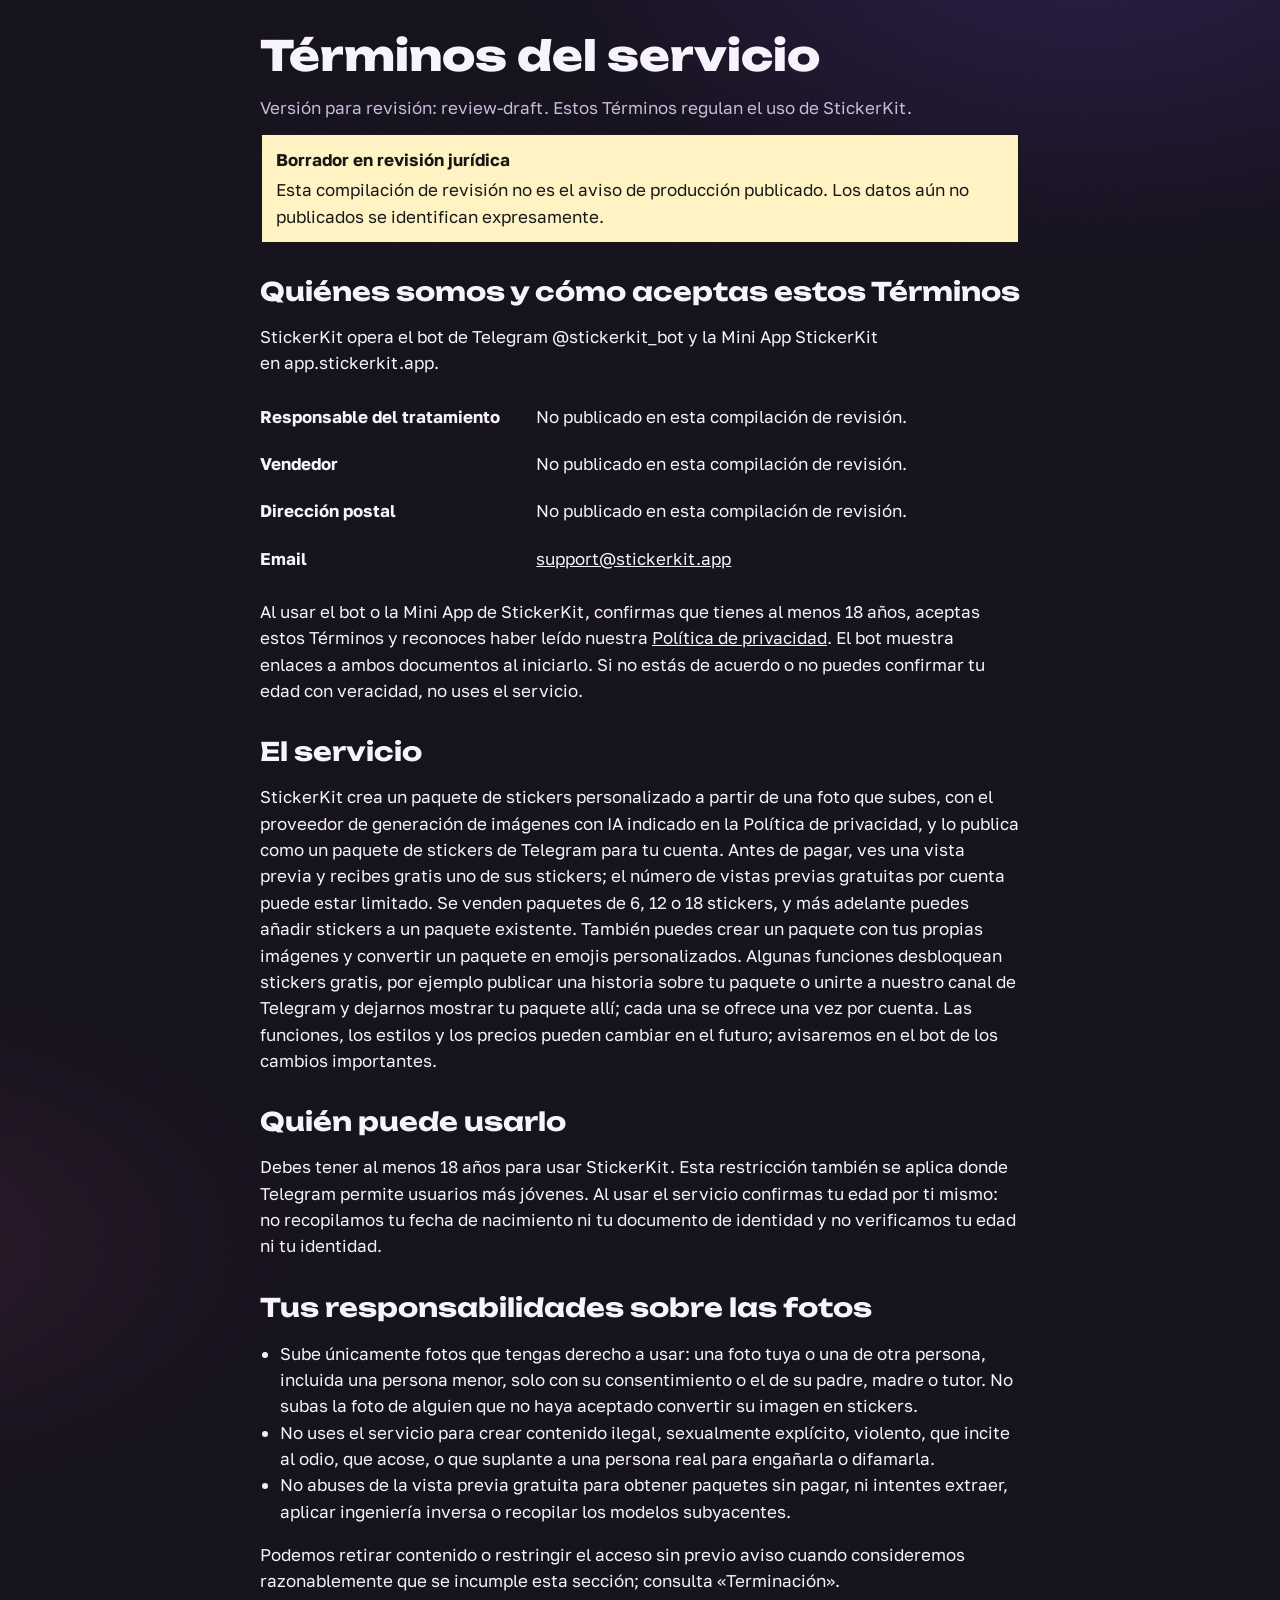
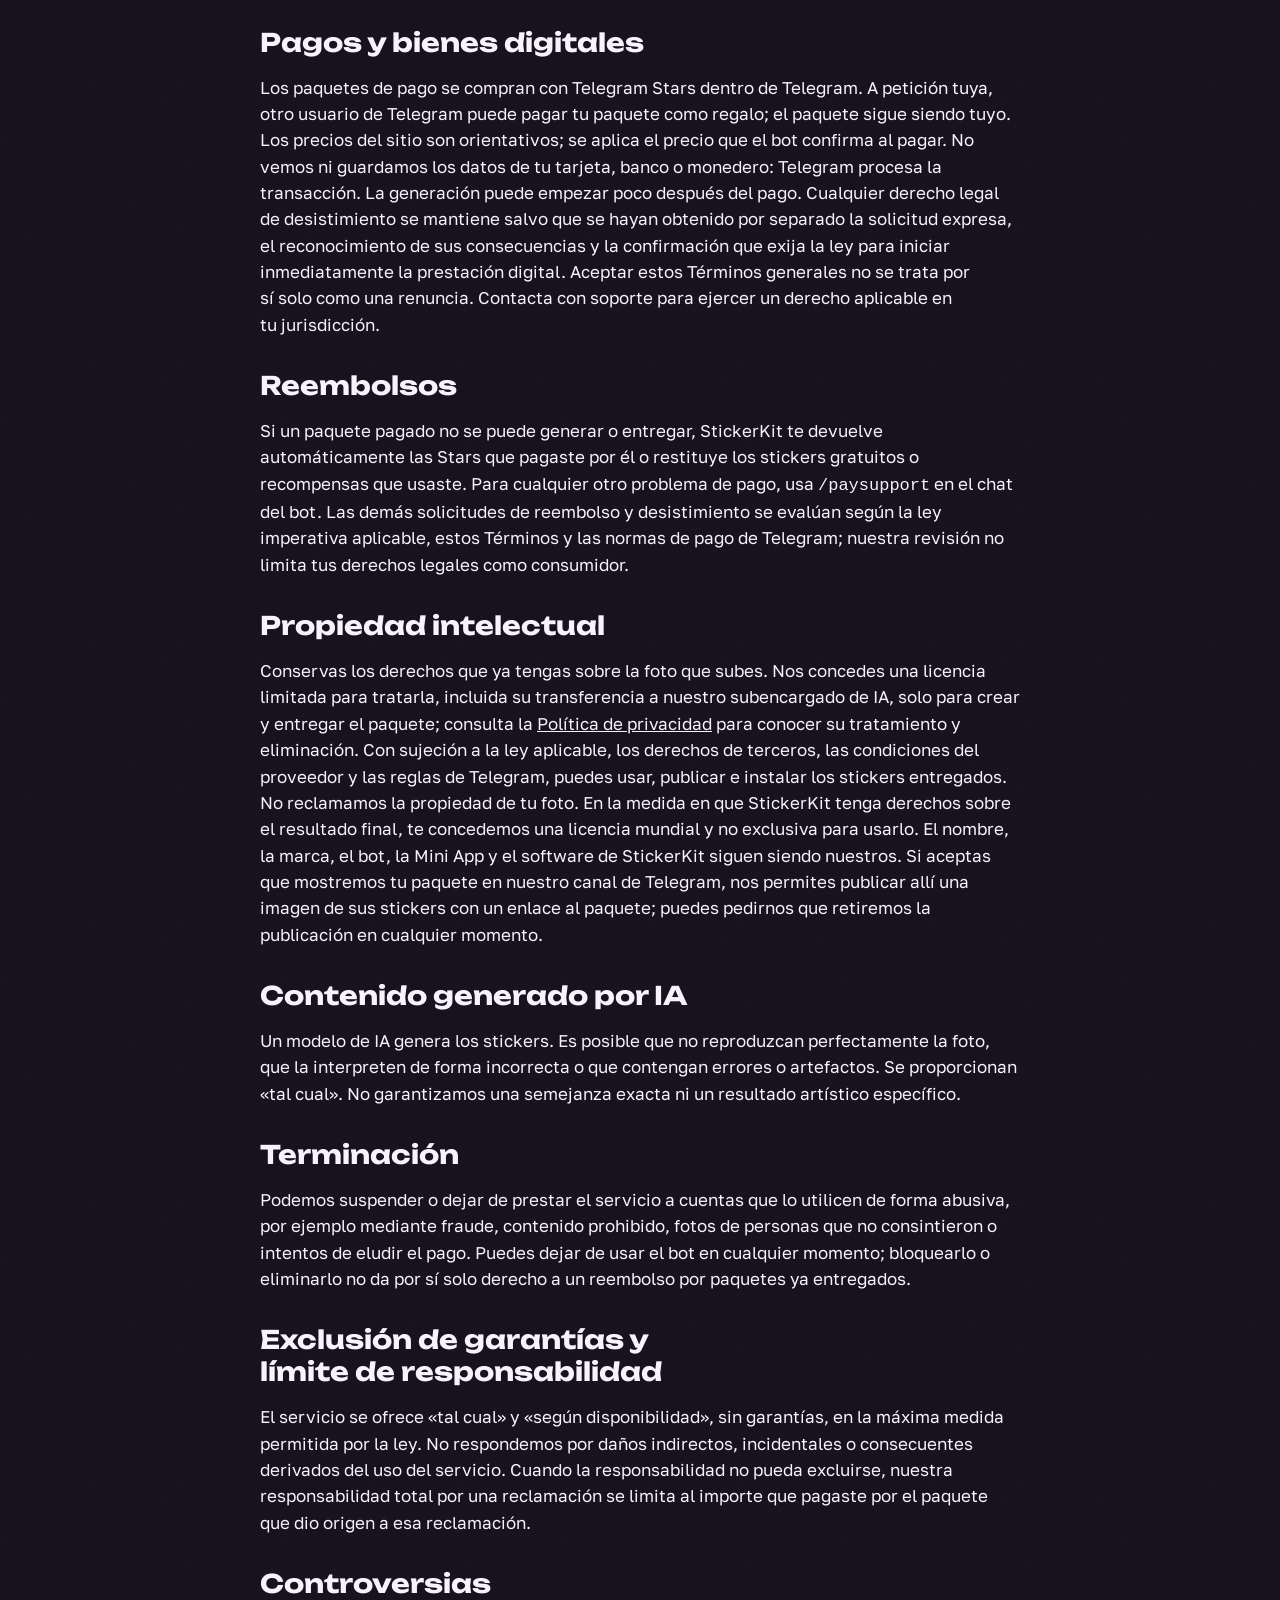
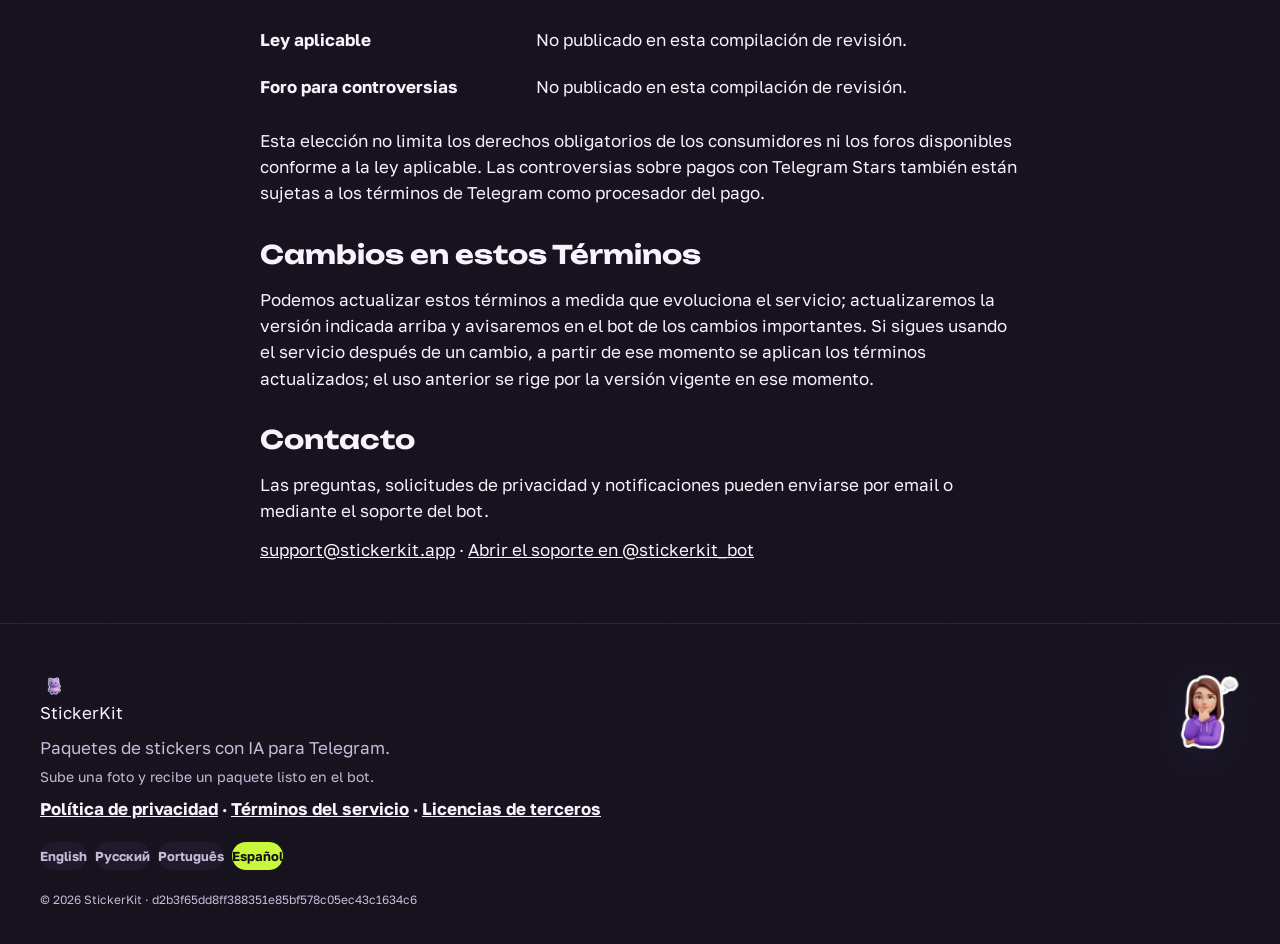
<file: es/terms/index.html>
<!DOCTYPE html><html lang="es"><head><meta charset="utf-8"><meta name="viewport" content="width=device-width, initial-scale=1"><title>Términos del servicio – StickerKit</title><meta name="description" content="Términos para usar StickerKit."><meta name="robots" content="noindex, nofollow"><link rel="canonical" href="https://stickerkit.app/es/terms/"><link rel="alternate" hreflang="en" href="https://stickerkit.app/terms/"><link rel="alternate" hreflang="ru" href="https://stickerkit.app/ru/terms/"><link rel="alternate" hreflang="es" href="https://stickerkit.app/es/terms/"><link rel="alternate" hreflang="pt-BR" href="https://stickerkit.app/pt/terms/"><link rel="alternate" hreflang="x-default" href="https://stickerkit.app/terms/"><link rel="icon" type="image/webp" href="/assets/ui/mascot-cat.webp"><meta property="og:type" content="website"><meta property="og:site_name" content="StickerKit"><meta property="og:locale" content="es_ES"><meta property="og:title" content="Términos del servicio – StickerKit"><meta property="og:description" content="Términos para usar StickerKit."><meta property="og:url" content="https://stickerkit.app/es/terms/"><meta property="og:image" content="https://stickerkit.app/assets/ui/social-card.webp"><meta property="og:image:type" content="image/webp"><meta property="og:image:width" content="1200"><meta property="og:image:height" content="630"><meta property="og:image:alt" content="Ejemplos de stickers personalizados de StickerKit"><meta name="twitter:card" content="summary_large_image"><meta name="twitter:title" content="Términos del servicio – StickerKit"><meta name="twitter:description" content="Términos para usar StickerKit."><meta name="twitter:image" content="https://stickerkit.app/assets/ui/social-card.webp"><meta name="twitter:image:alt" content="Ejemplos de stickers personalizados de StickerKit"><link rel="stylesheet" href="/_astro/i18n.CnTxMMP6.css"></head><body class="legal-document"><main class="legal-page"><div class="container" style="padding-top: 32px;"><h1>Términos del servicio</h1><p class="text-muted">Versión para revisión: review-draft. Estos Términos regulan el uso de StickerKit.</p><aside class="legal-draft" role="status" data-legal-mode="draft"><strong>Borrador en revisión jurídica</strong><span>Esta compilación de revisión no es el aviso de producción publicado. Los datos aún no publicados se identifican expresamente.</span></aside><h2>Quiénes somos y cómo aceptas estos Términos</h2><p>StickerKit opera el bot de Telegram @stickerkit_bot y la Mini App StickerKit en app.stickerkit.app.</p><dl class="legal-facts" data-legal-facts="identity"><div><dt>Responsable del tratamiento</dt><dd>No publicado en esta compilación de revisión.</dd></div><div><dt>Vendedor</dt><dd>No publicado en esta compilación de revisión.</dd></div><div><dt>Dirección postal</dt><dd>No publicado en esta compilación de revisión.</dd></div><div><dt>Email</dt><dd><a href="mailto:support@stickerkit.app">support@stickerkit.app</a></dd></div></dl><p>Al usar el bot o la Mini App de StickerKit, confirmas que tienes al menos 18 años, aceptas estos Términos y reconoces haber leído nuestra <a href="/es/privacy">Política de privacidad</a>. El bot muestra enlaces a ambos documentos al iniciarlo. Si no estás de acuerdo o no puedes confirmar tu edad con veracidad, no uses el servicio.</p><h2>El servicio</h2><p>StickerKit crea un paquete de stickers personalizado a partir de una foto que subes, con el proveedor de generación de imágenes con IA indicado en la Política de privacidad, y lo publica como un paquete de stickers de Telegram para tu cuenta. Antes de pagar, ves una vista previa y recibes gratis uno de sus stickers; el número de vistas previas gratuitas por cuenta puede estar limitado. Se venden paquetes de 6, 12 o 18 stickers, y más adelante puedes añadir stickers a un paquete existente. También puedes crear un paquete con tus propias imágenes y convertir un paquete en emojis personalizados. Algunas funciones desbloquean stickers gratis, por ejemplo publicar una historia sobre tu paquete o unirte a nuestro canal de Telegram y dejarnos mostrar tu paquete allí; cada una se ofrece una vez por cuenta. Las funciones, los estilos y los precios pueden cambiar en el futuro; avisaremos en el bot de los cambios importantes.</p><h2>Quién puede usarlo</h2><p>Debes tener al menos 18 años para usar StickerKit. Esta restricción también se aplica donde Telegram permite usuarios más jóvenes. Al usar el servicio confirmas tu edad por ti mismo: no recopilamos tu fecha de nacimiento ni tu documento de identidad y no verificamos tu edad ni tu identidad.</p><h2>Tus responsabilidades sobre las fotos</h2><ul><li>Sube únicamente fotos que tengas derecho a usar: una foto tuya o una de otra persona, incluida una persona menor, solo con su consentimiento o el de su padre, madre o tutor. No subas la foto de alguien que no haya aceptado convertir su imagen en stickers.</li><li>No uses el servicio para crear contenido ilegal, sexualmente explícito, violento, que incite al odio, que acose, o que suplante a una persona real para engañarla o difamarla.</li><li>No abuses de la vista previa gratuita para obtener paquetes sin pagar, ni intentes extraer, aplicar ingeniería inversa o recopilar los modelos subyacentes.</li></ul><p>Podemos retirar contenido o restringir el acceso sin previo aviso cuando consideremos razonablemente que se incumple esta sección; consulta «Terminación».</p><h2>Pagos y bienes digitales</h2><p>Los paquetes de pago se compran con Telegram Stars dentro de Telegram. A petición tuya, otro usuario de Telegram puede pagar tu paquete como regalo; el paquete sigue siendo tuyo. Los precios del sitio son orientativos; se aplica el precio que el bot confirma al pagar. No vemos ni guardamos los datos de tu tarjeta, banco o monedero: Telegram procesa la transacción. La generación puede empezar poco después del pago. Cualquier derecho legal de desistimiento se mantiene salvo que se hayan obtenido por separado la solicitud expresa, el reconocimiento de sus consecuencias y la confirmación que exija la ley para iniciar inmediatamente la prestación digital. Aceptar estos Términos generales no se trata por sí solo como una renuncia. Contacta con soporte para ejercer un derecho aplicable en tu jurisdicción.</p><h2>Reembolsos</h2><p>Si un paquete pagado no se puede generar o entregar, StickerKit te devuelve automáticamente las Stars que pagaste por él o restituye los stickers gratuitos o recompensas que usaste. Para cualquier otro problema de pago, usa <code>/paysupport</code> en el chat del bot. Las demás solicitudes de reembolso y desistimiento se evalúan según la ley imperativa aplicable, estos Términos y las normas de pago de Telegram; nuestra revisión no limita tus derechos legales como consumidor.</p><h2>Propiedad intelectual</h2><p>Conservas los derechos que ya tengas sobre la foto que subes. Nos concedes una licencia limitada para tratarla, incluida su transferencia a nuestro subencargado de IA, solo para crear y entregar el paquete; consulta la <a href="/es/privacy">Política de privacidad</a> para conocer su tratamiento y eliminación. Con sujeción a la ley aplicable, los derechos de terceros, las condiciones del proveedor y las reglas de Telegram, puedes usar, publicar e instalar los stickers entregados. No reclamamos la propiedad de tu foto. En la medida en que StickerKit tenga derechos sobre el resultado final, te concedemos una licencia mundial y no exclusiva para usarlo. El nombre, la marca, el bot, la Mini App y el software de StickerKit siguen siendo nuestros. Si aceptas que mostremos tu paquete en nuestro canal de Telegram, nos permites publicar allí una imagen de sus stickers con un enlace al paquete; puedes pedirnos que retiremos la publicación en cualquier momento.</p><h2>Contenido generado por IA</h2><p>Un modelo de IA genera los stickers. Es posible que no reproduzcan perfectamente la foto, que la interpreten de forma incorrecta o que contengan errores o artefactos. Se proporcionan «tal cual». No garantizamos una semejanza exacta ni un resultado artístico específico.</p><h2>Terminación</h2><p>Podemos suspender o dejar de prestar el servicio a cuentas que lo utilicen de forma abusiva, por ejemplo mediante fraude, contenido prohibido, fotos de personas que no consintieron o intentos de eludir el pago. Puedes dejar de usar el bot en cualquier momento; bloquearlo o eliminarlo no da por sí solo derecho a un reembolso por paquetes ya entregados.</p><h2>Exclusión de garantías y límite de responsabilidad</h2><p>El servicio se ofrece «tal cual» y «según disponibilidad», sin garantías, en la máxima medida permitida por la ley. No respondemos por daños indirectos, incidentales o consecuentes derivados del uso del servicio. Cuando la responsabilidad no pueda excluirse, nuestra responsabilidad total por una reclamación se limita al importe que pagaste por el paquete que dio origen a esa reclamación.</p><h2>Controversias</h2><dl class="legal-facts" data-legal-facts="disputes"><div><dt>Ley aplicable</dt><dd>No publicado en esta compilación de revisión.</dd></div><div><dt>Foro para controversias</dt><dd>No publicado en esta compilación de revisión.</dd></div></dl><p>Esta elección no limita los derechos obligatorios de los consumidores ni los foros disponibles conforme a la ley aplicable. Las controversias sobre pagos con Telegram Stars también están sujetas a los términos de Telegram como procesador del pago.</p><h2>Cambios en estos Términos</h2><p>Podemos actualizar estos términos a medida que evoluciona el servicio; actualizaremos la versión indicada arriba y avisaremos en el bot de los cambios importantes. Si sigues usando el servicio después de un cambio, a partir de ese momento se aplican los términos actualizados; el uso anterior se rige por la versión vigente en ese momento.</p><h2>Contacto</h2><p>Las preguntas, solicitudes de privacidad y notificaciones pueden enviarse por email o mediante el soporte del bot.</p><p><a href="mailto:support@stickerkit.app">support@stickerkit.app</a> · <a href="https://t.me/stickerkit_bot?start=support">Abrir el soporte en @stickerkit_bot</a></p></div></main><footer class="site-footer" data-astro-cid-jo6i4kqk><div class="container site-footer__row" data-astro-cid-jo6i4kqk><div class="site-footer__brand" data-astro-cid-jo6i4kqk><div class="wordmark" data-astro-cid-jo6i4kqk><img src="/assets/ui/mascot-cat.webp" width="28" height="28" alt="" loading="lazy" data-astro-cid-jo6i4kqk>StickerKit</div><p class="text-muted" style="margin: 8px 0 4px;" data-astro-cid-jo6i4kqk>Paquetes de stickers con IA para Telegram.</p><p class="text-muted" style="margin: 0 0 4px; font-size: 14px;" data-astro-cid-jo6i4kqk>Sube una foto y recibe un paquete listo en el bot.</p></div><img src="/assets/stickers/sticker-04.webp" width="61" height="80" alt="" loading="lazy" class="site-footer__sticker" data-astro-cid-jo6i4kqk></div><div class="container" data-astro-cid-jo6i4kqk><p style="font-weight: 700;" data-astro-cid-jo6i4kqk><a href="/es/privacy" data-astro-cid-jo6i4kqk>Política de privacidad</a> · <a href="/es/terms" data-astro-cid-jo6i4kqk>Términos del servicio</a> · <a href="/third-party-font-licenses.txt" data-astro-cid-jo6i4kqk>Licencias de terceros</a></p><nav aria-label="Idioma" class="lang-switcher" data-astro-cid-jo6i4kqk><a href="/terms" class="lang-pill" data-astro-cid-jo6i4kqk>English</a><a href="/ru/terms" class="lang-pill" data-astro-cid-jo6i4kqk>Русский</a><a href="/pt/terms" class="lang-pill" data-astro-cid-jo6i4kqk>Português</a><a href="/es/terms" class="lang-pill lang-pill--active" data-astro-cid-jo6i4kqk>Español</a></nav><p class="text-muted" style="font-size: 12px; margin-top: 20px;" data-astro-cid-jo6i4kqk>© 2026 StickerKit · <span title="build" data-astro-cid-jo6i4kqk>d2b3f65dd8ff388351e85bf578c05ec43c1634c6</span></p></div></footer></body></html>
</file>
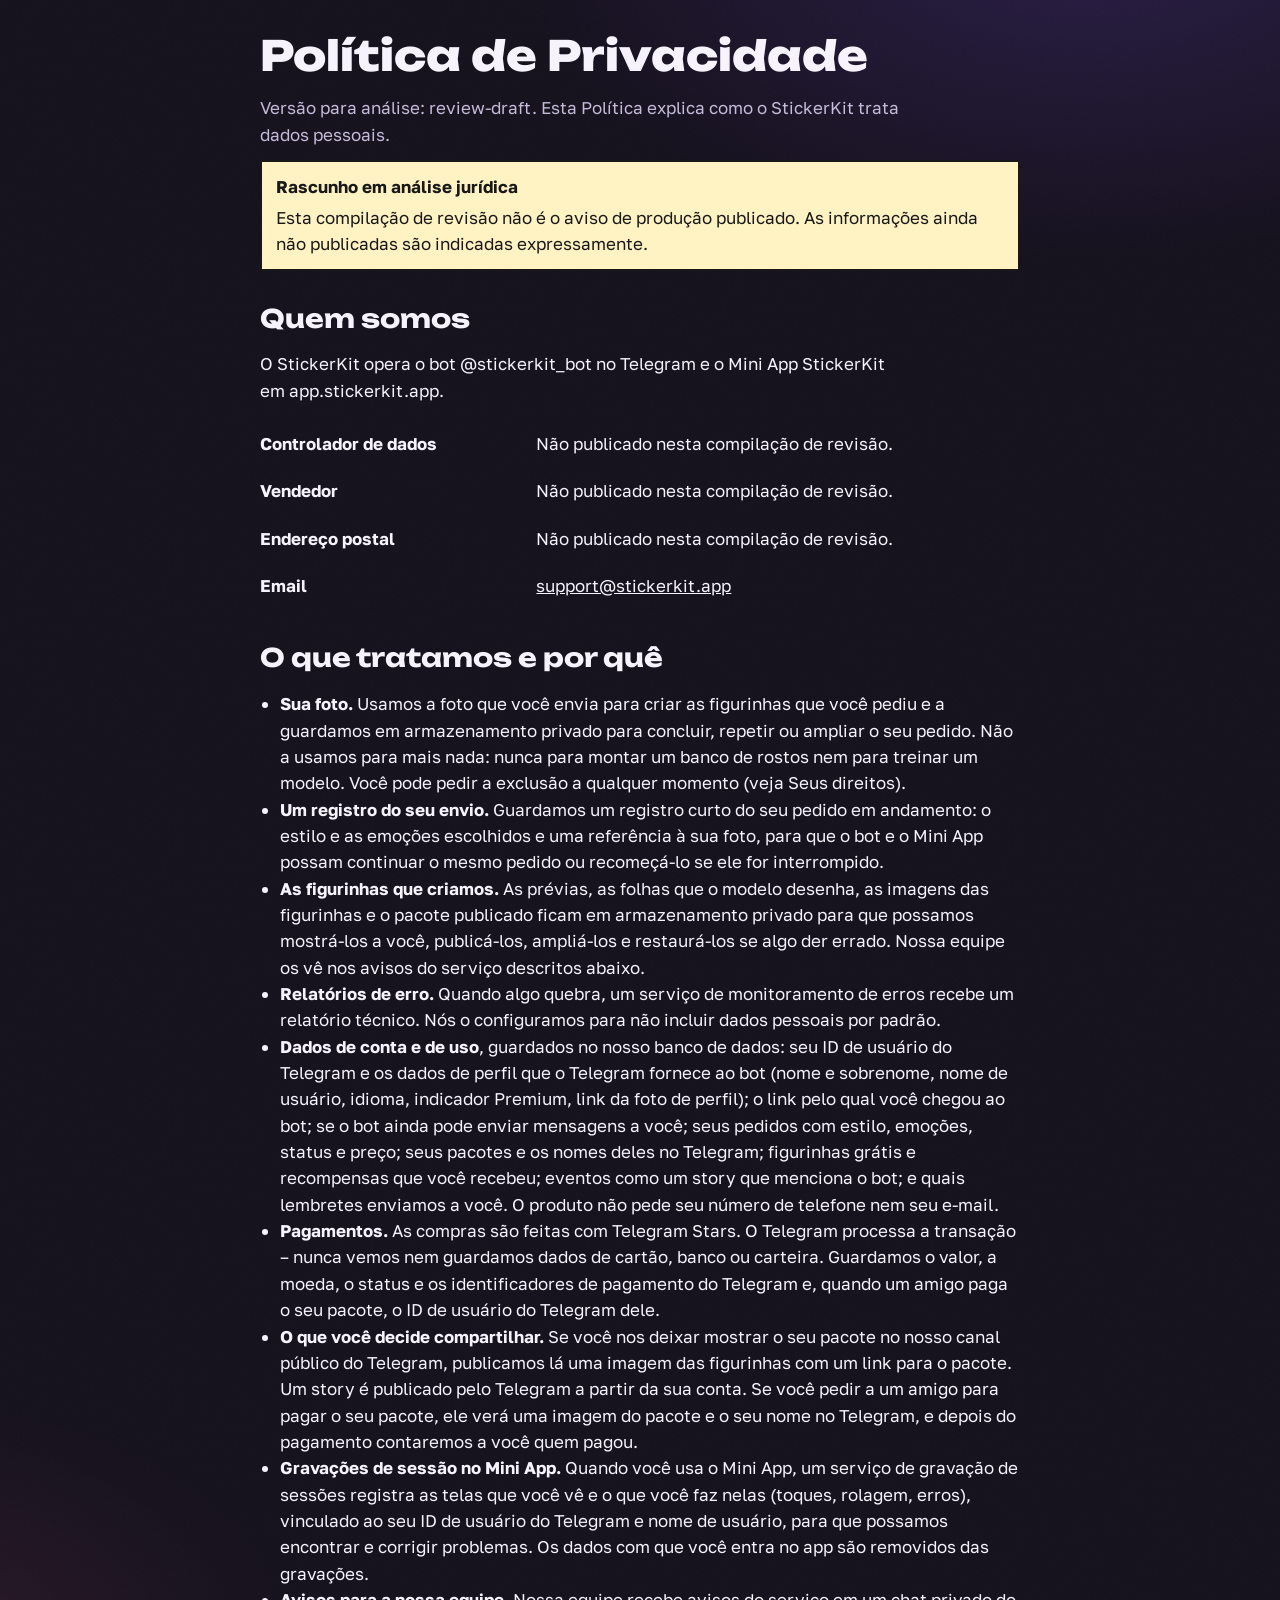
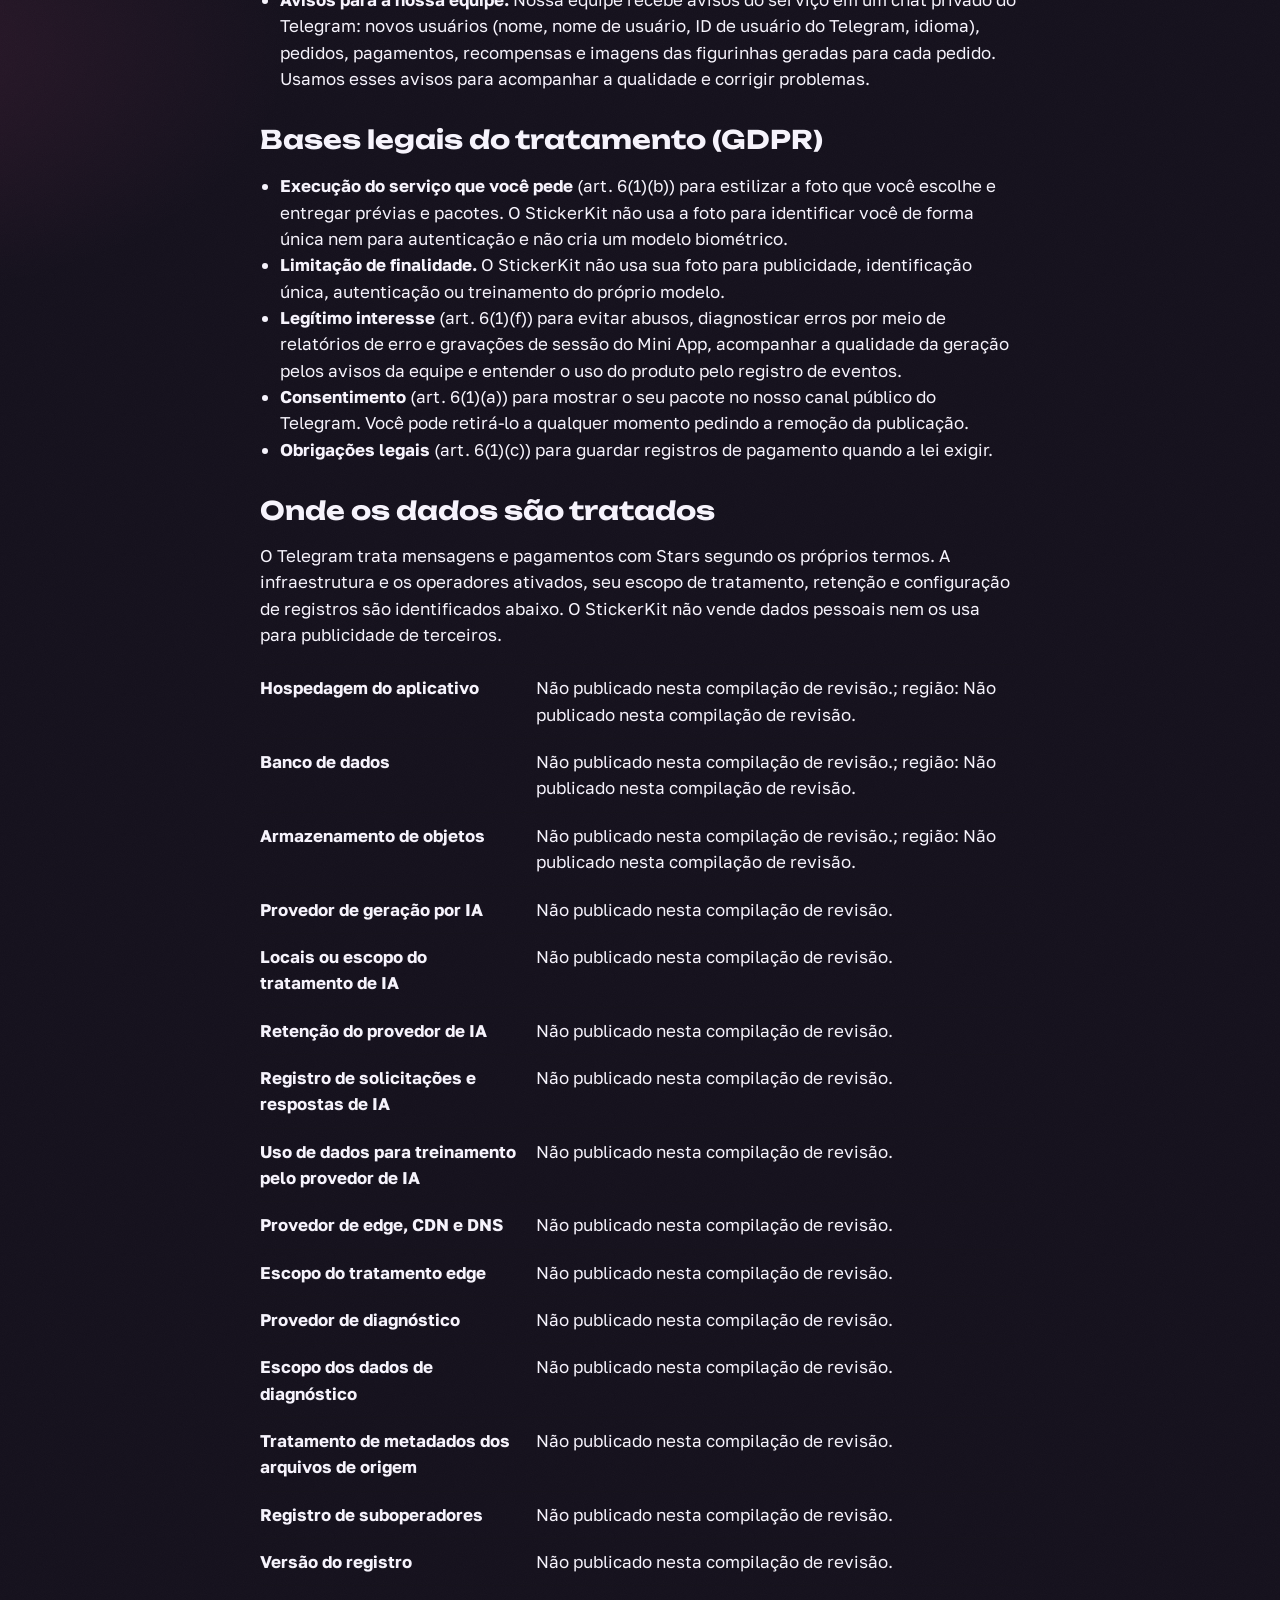
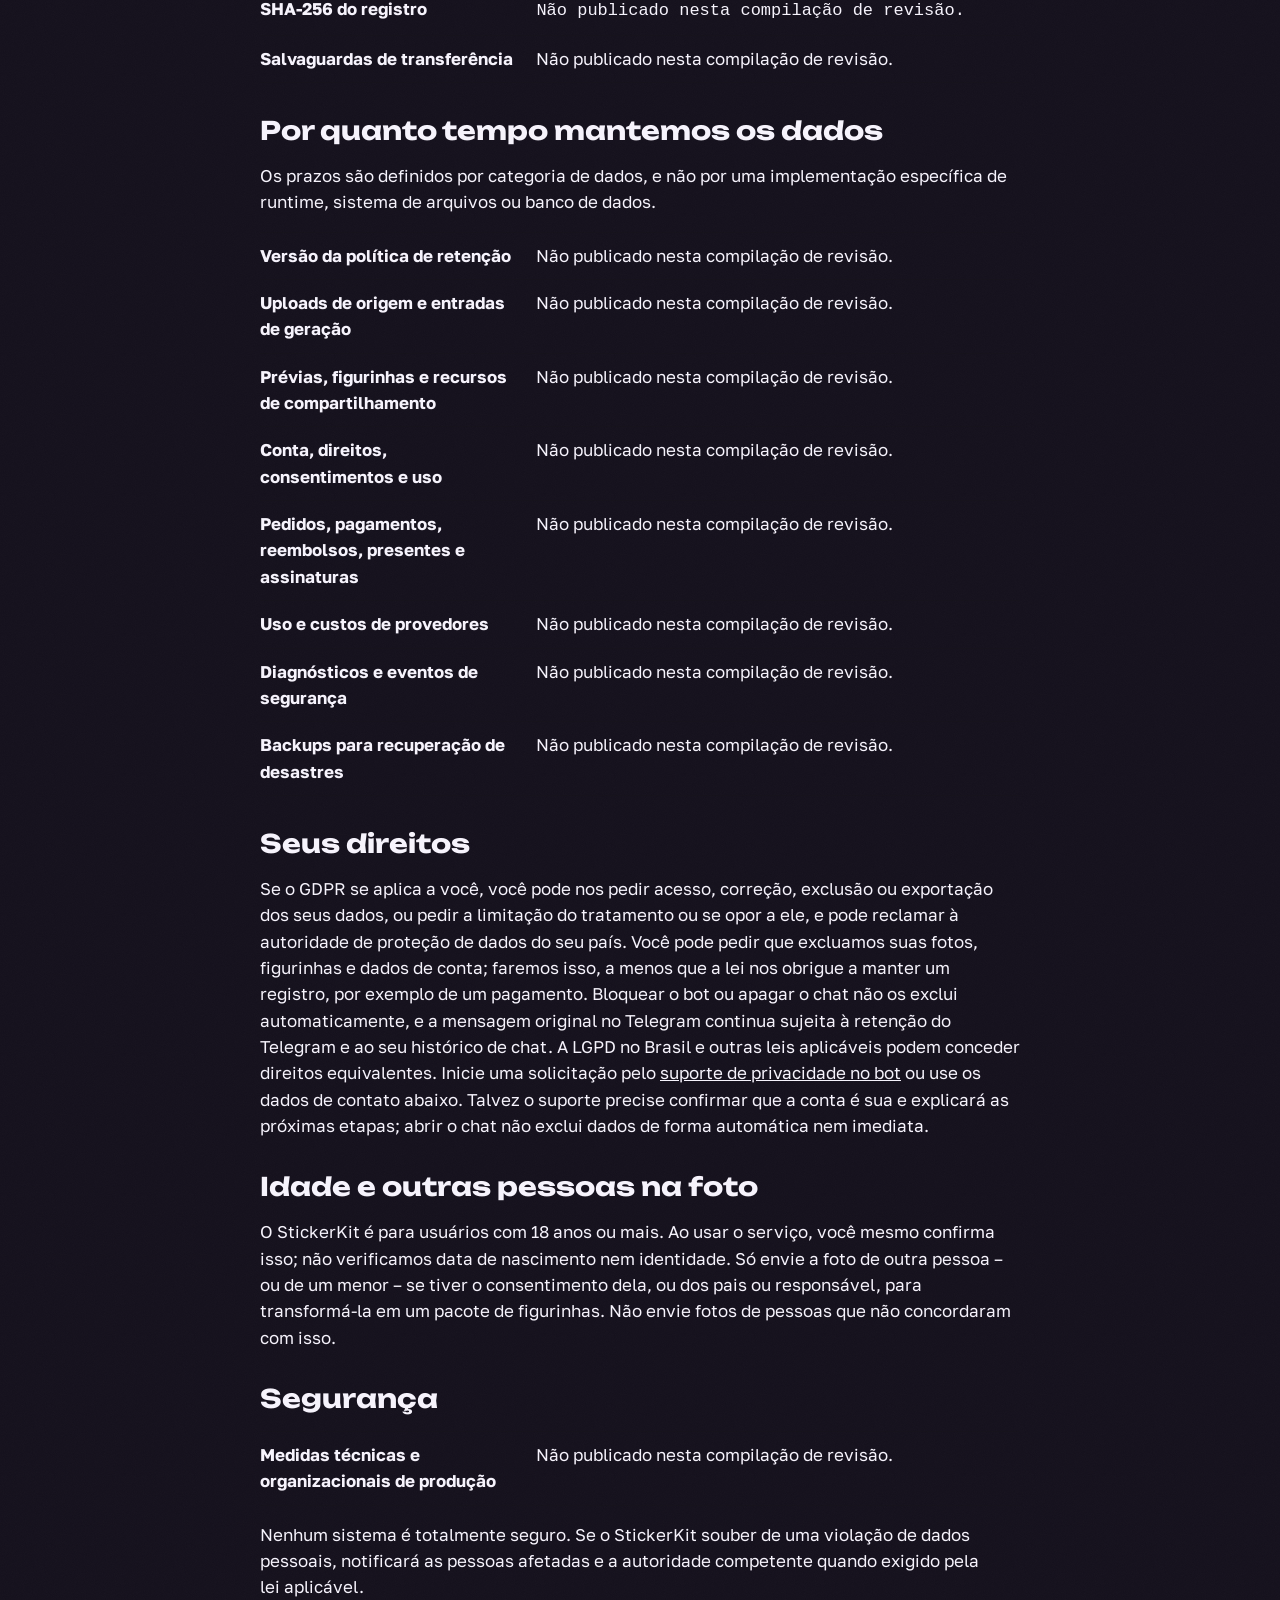
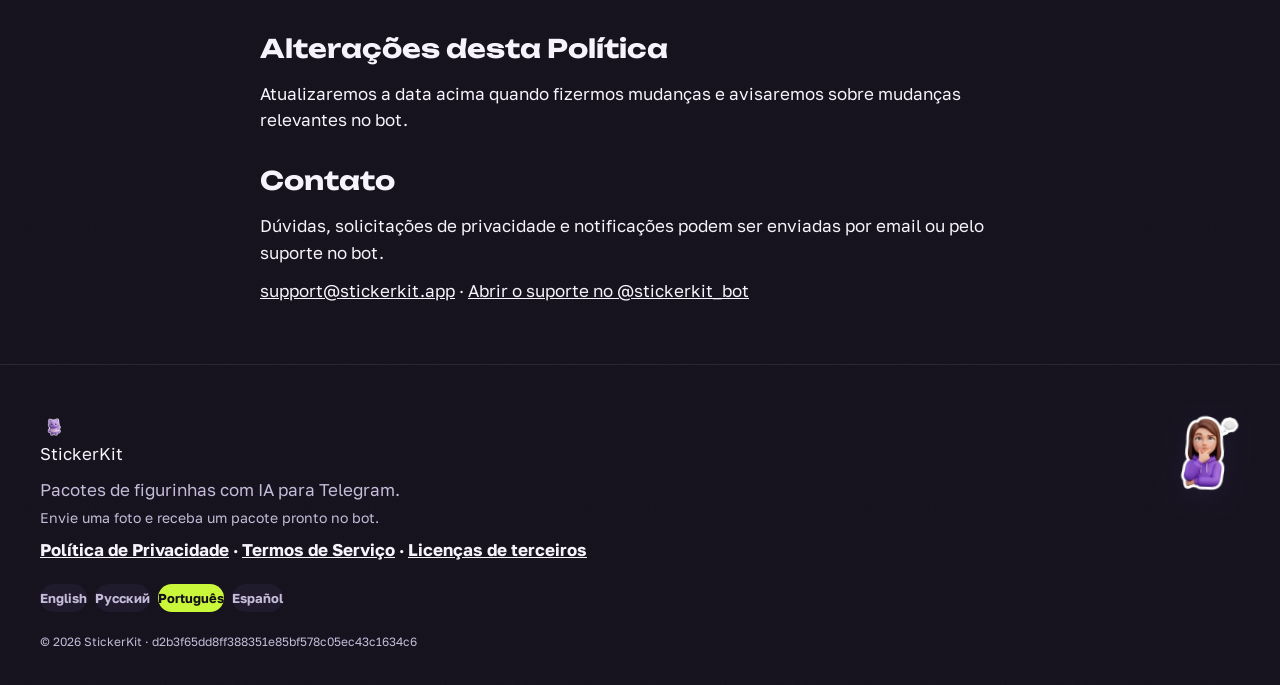
<file: pt/privacy/index.html>
<!DOCTYPE html><html lang="pt-BR"><head><meta charset="utf-8"><meta name="viewport" content="width=device-width, initial-scale=1"><title>Política de Privacidade – StickerKit</title><meta name="description" content="Como o StickerKit trata a sua foto e os seus dados pessoais."><meta name="robots" content="noindex, nofollow"><link rel="canonical" href="https://stickerkit.app/pt/privacy/"><link rel="alternate" hreflang="en" href="https://stickerkit.app/privacy/"><link rel="alternate" hreflang="ru" href="https://stickerkit.app/ru/privacy/"><link rel="alternate" hreflang="es" href="https://stickerkit.app/es/privacy/"><link rel="alternate" hreflang="pt-BR" href="https://stickerkit.app/pt/privacy/"><link rel="alternate" hreflang="x-default" href="https://stickerkit.app/privacy/"><link rel="icon" type="image/webp" href="/assets/ui/mascot-cat.webp"><meta property="og:type" content="website"><meta property="og:site_name" content="StickerKit"><meta property="og:locale" content="pt_BR"><meta property="og:title" content="Política de Privacidade – StickerKit"><meta property="og:description" content="Como o StickerKit trata a sua foto e os seus dados pessoais."><meta property="og:url" content="https://stickerkit.app/pt/privacy/"><meta property="og:image" content="https://stickerkit.app/assets/ui/social-card.webp"><meta property="og:image:type" content="image/webp"><meta property="og:image:width" content="1200"><meta property="og:image:height" content="630"><meta property="og:image:alt" content="Exemplos de figurinhas personalizadas do StickerKit"><meta name="twitter:card" content="summary_large_image"><meta name="twitter:title" content="Política de Privacidade – StickerKit"><meta name="twitter:description" content="Como o StickerKit trata a sua foto e os seus dados pessoais."><meta name="twitter:image" content="https://stickerkit.app/assets/ui/social-card.webp"><meta name="twitter:image:alt" content="Exemplos de figurinhas personalizadas do StickerKit"><link rel="stylesheet" href="/_astro/i18n.CnTxMMP6.css"></head><body class="legal-document"><main class="legal-page"><div class="container" style="padding-top: 32px;"><h1>Política de Privacidade</h1><p class="text-muted">Versão para análise: review-draft. Esta Política explica como o StickerKit trata dados pessoais.</p><aside class="legal-draft" role="status" data-legal-mode="draft"><strong>Rascunho em análise jurídica</strong><span>Esta compilação de revisão não é o aviso de produção publicado. As informações ainda não publicadas são indicadas expressamente.</span></aside><h2>Quem somos</h2><p>O StickerKit opera o bot @stickerkit_bot no Telegram e o Mini App StickerKit em app.stickerkit.app.</p><dl class="legal-facts" data-legal-facts="identity"><div><dt>Controlador de dados</dt><dd>Não publicado nesta compilação de revisão.</dd></div><div><dt>Vendedor</dt><dd>Não publicado nesta compilação de revisão.</dd></div><div><dt>Endereço postal</dt><dd>Não publicado nesta compilação de revisão.</dd></div><div><dt>Email</dt><dd><a href="mailto:support@stickerkit.app">support@stickerkit.app</a></dd></div></dl><h2>O que tratamos e por quê</h2><ul><li><strong>Sua foto.</strong> Usamos a foto que você envia para criar as figurinhas que você pediu e a guardamos em armazenamento privado para concluir, repetir ou ampliar o seu pedido. Não a usamos para mais nada: nunca para montar um banco de rostos nem para treinar um modelo. Você pode pedir a exclusão a qualquer momento (veja Seus direitos).</li><li><strong>Um registro do seu envio.</strong> Guardamos um registro curto do seu pedido em andamento: o estilo e as emoções escolhidos e uma referência à sua foto, para que o bot e o Mini App possam continuar o mesmo pedido ou recomeçá-lo se ele for interrompido.</li><li><strong>As figurinhas que criamos.</strong> As prévias, as folhas que o modelo desenha, as imagens das figurinhas e o pacote publicado ficam em armazenamento privado para que possamos mostrá-los a você, publicá-los, ampliá-los e restaurá-los se algo der errado. Nossa equipe os vê nos avisos do serviço descritos abaixo.</li><li><strong>Relatórios de erro.</strong> Quando algo quebra, um serviço de monitoramento de erros recebe um relatório técnico. Nós o configuramos para não incluir dados pessoais por padrão.</li><li><strong>Dados de conta e de uso</strong>, guardados no nosso banco de dados: seu ID de usuário do Telegram e os dados de perfil que o Telegram fornece ao bot (nome e sobrenome, nome de usuário, idioma, indicador Premium, link da foto de perfil); o link pelo qual você chegou ao bot; se o bot ainda pode enviar mensagens a você; seus pedidos com estilo, emoções, status e preço; seus pacotes e os nomes deles no Telegram; figurinhas grátis e recompensas que você recebeu; eventos como um story que menciona o bot; e quais lembretes enviamos a você. O produto não pede seu número de telefone nem seu e-mail.</li><li><strong>Pagamentos.</strong> As compras são feitas com Telegram Stars. O Telegram processa a transação – nunca vemos nem guardamos dados de cartão, banco ou carteira. Guardamos o valor, a moeda, o status e os identificadores de pagamento do Telegram e, quando um amigo paga o seu pacote, o ID de usuário do Telegram dele.</li><li><strong>O que você decide compartilhar.</strong> Se você nos deixar mostrar o seu pacote no nosso canal público do Telegram, publicamos lá uma imagem das figurinhas com um link para o pacote. Um story é publicado pelo Telegram a partir da sua conta. Se você pedir a um amigo para pagar o seu pacote, ele verá uma imagem do pacote e o seu nome no Telegram, e depois do pagamento contaremos a você quem pagou.</li><li><strong>Gravações de sessão no Mini App.</strong> Quando você usa o Mini App, um serviço de gravação de sessões registra as telas que você vê e o que você faz nelas (toques, rolagem, erros), vinculado ao seu ID de usuário do Telegram e nome de usuário, para que possamos encontrar e corrigir problemas. Os dados com que você entra no app são removidos das gravações.</li><li><strong>Avisos para a nossa equipe.</strong> Nossa equipe recebe avisos do serviço em um chat privado do Telegram: novos usuários (nome, nome de usuário, ID de usuário do Telegram, idioma), pedidos, pagamentos, recompensas e imagens das figurinhas geradas para cada pedido. Usamos esses avisos para acompanhar a qualidade e corrigir problemas.</li></ul><h2>Bases legais do tratamento (GDPR)</h2><ul><li><strong>Execução do serviço que você pede</strong> (art. 6(1)(b)) para estilizar a foto que você escolhe e entregar prévias e pacotes. O StickerKit não usa a foto para identificar você de forma única nem para autenticação e não cria um modelo biométrico.</li><li><strong>Limitação de finalidade.</strong> O StickerKit não usa sua foto para publicidade, identificação única, autenticação ou treinamento do próprio modelo.</li><li><strong>Legítimo interesse</strong> (art. 6(1)(f)) para evitar abusos, diagnosticar erros por meio de relatórios de erro e gravações de sessão do Mini App, acompanhar a qualidade da geração pelos avisos da equipe e entender o uso do produto pelo registro de eventos.</li><li><strong>Consentimento</strong> (art. 6(1)(a)) para mostrar o seu pacote no nosso canal público do Telegram. Você pode retirá-lo a qualquer momento pedindo a remoção da publicação.</li><li><strong>Obrigações legais</strong> (art. 6(1)(c)) para guardar registros de pagamento quando a lei exigir.</li></ul><h2>Onde os dados são tratados</h2><p>O Telegram trata mensagens e pagamentos com Stars segundo os próprios termos. A infraestrutura e os operadores ativados, seu escopo de tratamento, retenção e configuração de registros são identificados abaixo. O StickerKit não vende dados pessoais nem os usa para publicidade de terceiros.</p><dl class="legal-facts" data-legal-facts="infrastructure"><div><dt>Hospedagem do aplicativo</dt><dd>Não publicado nesta compilação de revisão.; região: Não publicado nesta compilação de revisão.</dd></div><div><dt>Banco de dados</dt><dd>Não publicado nesta compilação de revisão.; região: Não publicado nesta compilação de revisão.</dd></div><div><dt>Armazenamento de objetos</dt><dd>Não publicado nesta compilação de revisão.; região: Não publicado nesta compilação de revisão.</dd></div><div><dt>Provedor de geração por IA</dt><dd>Não publicado nesta compilação de revisão.</dd></div><div><dt>Locais ou escopo do tratamento de IA</dt><dd>Não publicado nesta compilação de revisão.</dd></div><div><dt>Retenção do provedor de IA</dt><dd>Não publicado nesta compilação de revisão.</dd></div><div><dt>Registro de solicitações e respostas de IA</dt><dd>Não publicado nesta compilação de revisão.</dd></div><div><dt>Uso de dados para treinamento pelo provedor de IA</dt><dd>Não publicado nesta compilação de revisão.</dd></div><div><dt>Provedor de edge, CDN e DNS</dt><dd>Não publicado nesta compilação de revisão.</dd></div><div><dt>Escopo do tratamento edge</dt><dd>Não publicado nesta compilação de revisão.</dd></div><div><dt>Provedor de diagnóstico</dt><dd>Não publicado nesta compilação de revisão.</dd></div><div><dt>Escopo dos dados de diagnóstico</dt><dd>Não publicado nesta compilação de revisão.</dd></div><div><dt>Tratamento de metadados dos arquivos de origem</dt><dd>Não publicado nesta compilação de revisão.</dd></div><div><dt>Registro de suboperadores</dt><dd>Não publicado nesta compilação de revisão.</dd></div><div><dt>Versão do registro</dt><dd>Não publicado nesta compilação de revisão.</dd></div><div><dt>SHA-256 do registro</dt><dd><code>Não publicado nesta compilação de revisão.</code></dd></div><div><dt>Salvaguardas de transferência</dt><dd>Não publicado nesta compilação de revisão.</dd></div></dl><h2>Por quanto tempo mantemos os dados</h2><p>Os prazos são definidos por categoria de dados, e não por uma implementação específica de runtime, sistema de arquivos ou banco de dados.</p><dl class="legal-facts" data-legal-facts="retention"><div><dt>Versão da política de retenção</dt><dd>Não publicado nesta compilação de revisão.</dd></div><div><dt>Uploads de origem e entradas de geração</dt><dd>Não publicado nesta compilação de revisão.</dd></div><div><dt>Prévias, figurinhas e recursos de compartilhamento</dt><dd>Não publicado nesta compilação de revisão.</dd></div><div><dt>Conta, direitos, consentimentos e uso</dt><dd>Não publicado nesta compilação de revisão.</dd></div><div><dt>Pedidos, pagamentos, reembolsos, presentes e assinaturas</dt><dd>Não publicado nesta compilação de revisão.</dd></div><div><dt>Uso e custos de provedores</dt><dd>Não publicado nesta compilação de revisão.</dd></div><div><dt>Diagnósticos e eventos de segurança</dt><dd>Não publicado nesta compilação de revisão.</dd></div><div><dt>Backups para recuperação de desastres</dt><dd>Não publicado nesta compilação de revisão.</dd></div></dl><h2>Seus direitos</h2><p>Se o GDPR se aplica a você, você pode nos pedir acesso, correção, exclusão ou exportação dos seus dados, ou pedir a limitação do tratamento ou se opor a ele, e pode reclamar à autoridade de proteção de dados do seu país. Você pode pedir que excluamos suas fotos, figurinhas e dados de conta; faremos isso, a menos que a lei nos obrigue a manter um registro, por exemplo de um pagamento. Bloquear o bot ou apagar o chat não os exclui automaticamente, e a mensagem original no Telegram continua sujeita à retenção do Telegram e ao seu histórico de chat. A LGPD no Brasil e outras leis aplicáveis podem conceder direitos equivalentes. Inicie uma solicitação pelo <a href="https://t.me/stickerkit_bot?start=privacy">suporte de privacidade no bot</a> ou use os dados de contato abaixo. Talvez o suporte precise confirmar que a conta é sua e explicará as próximas etapas; abrir o chat não exclui dados de forma automática nem imediata.</p><h2>Idade e outras pessoas na foto</h2><p>O StickerKit é para usuários com 18 anos ou mais. Ao usar o serviço, você mesmo confirma isso; não verificamos data de nascimento nem identidade. Só envie a foto de outra pessoa – ou de um menor – se tiver o consentimento dela, ou dos pais ou responsável, para transformá-la em um pacote de figurinhas. Não envie fotos de pessoas que não concordaram com isso.</p><h2>Segurança</h2><dl class="legal-facts" data-legal-facts="security"><div><dt>Medidas técnicas e organizacionais de produção</dt><dd>Não publicado nesta compilação de revisão.</dd></div></dl><p>Nenhum sistema é totalmente seguro. Se o StickerKit souber de uma violação de dados pessoais, notificará as pessoas afetadas e a autoridade competente quando exigido pela lei aplicável.</p><h2>Alterações desta Política</h2><p>Atualizaremos a data acima quando fizermos mudanças e avisaremos sobre mudanças relevantes no bot.</p><h2>Contato</h2><p>Dúvidas, solicitações de privacidade e notificações podem ser enviadas por email ou pelo suporte no bot.</p><p><a href="mailto:support@stickerkit.app">support@stickerkit.app</a> · <a href="https://t.me/stickerkit_bot?start=privacy">Abrir o suporte no @stickerkit_bot</a></p></div></main><footer class="site-footer" data-astro-cid-jo6i4kqk><div class="container site-footer__row" data-astro-cid-jo6i4kqk><div class="site-footer__brand" data-astro-cid-jo6i4kqk><div class="wordmark" data-astro-cid-jo6i4kqk><img src="/assets/ui/mascot-cat.webp" width="28" height="28" alt="" loading="lazy" data-astro-cid-jo6i4kqk>StickerKit</div><p class="text-muted" style="margin: 8px 0 4px;" data-astro-cid-jo6i4kqk>Pacotes de figurinhas com IA para Telegram.</p><p class="text-muted" style="margin: 0 0 4px; font-size: 14px;" data-astro-cid-jo6i4kqk>Envie uma foto e receba um pacote pronto no bot.</p></div><img src="/assets/stickers/sticker-04.webp" width="61" height="80" alt="" loading="lazy" class="site-footer__sticker" data-astro-cid-jo6i4kqk></div><div class="container" data-astro-cid-jo6i4kqk><p style="font-weight: 700;" data-astro-cid-jo6i4kqk><a href="/pt/privacy" data-astro-cid-jo6i4kqk>Política de Privacidade</a> · <a href="/pt/terms" data-astro-cid-jo6i4kqk>Termos de Serviço</a> · <a href="/third-party-font-licenses.txt" data-astro-cid-jo6i4kqk>Licenças de terceiros</a></p><nav aria-label="Idioma" class="lang-switcher" data-astro-cid-jo6i4kqk><a href="/privacy" class="lang-pill" data-astro-cid-jo6i4kqk>English</a><a href="/ru/privacy" class="lang-pill" data-astro-cid-jo6i4kqk>Русский</a><a href="/pt/privacy" class="lang-pill lang-pill--active" data-astro-cid-jo6i4kqk>Português</a><a href="/es/privacy" class="lang-pill" data-astro-cid-jo6i4kqk>Español</a></nav><p class="text-muted" style="font-size: 12px; margin-top: 20px;" data-astro-cid-jo6i4kqk>© 2026 StickerKit · <span title="build" data-astro-cid-jo6i4kqk>d2b3f65dd8ff388351e85bf578c05ec43c1634c6</span></p></div></footer></body></html>
</file>
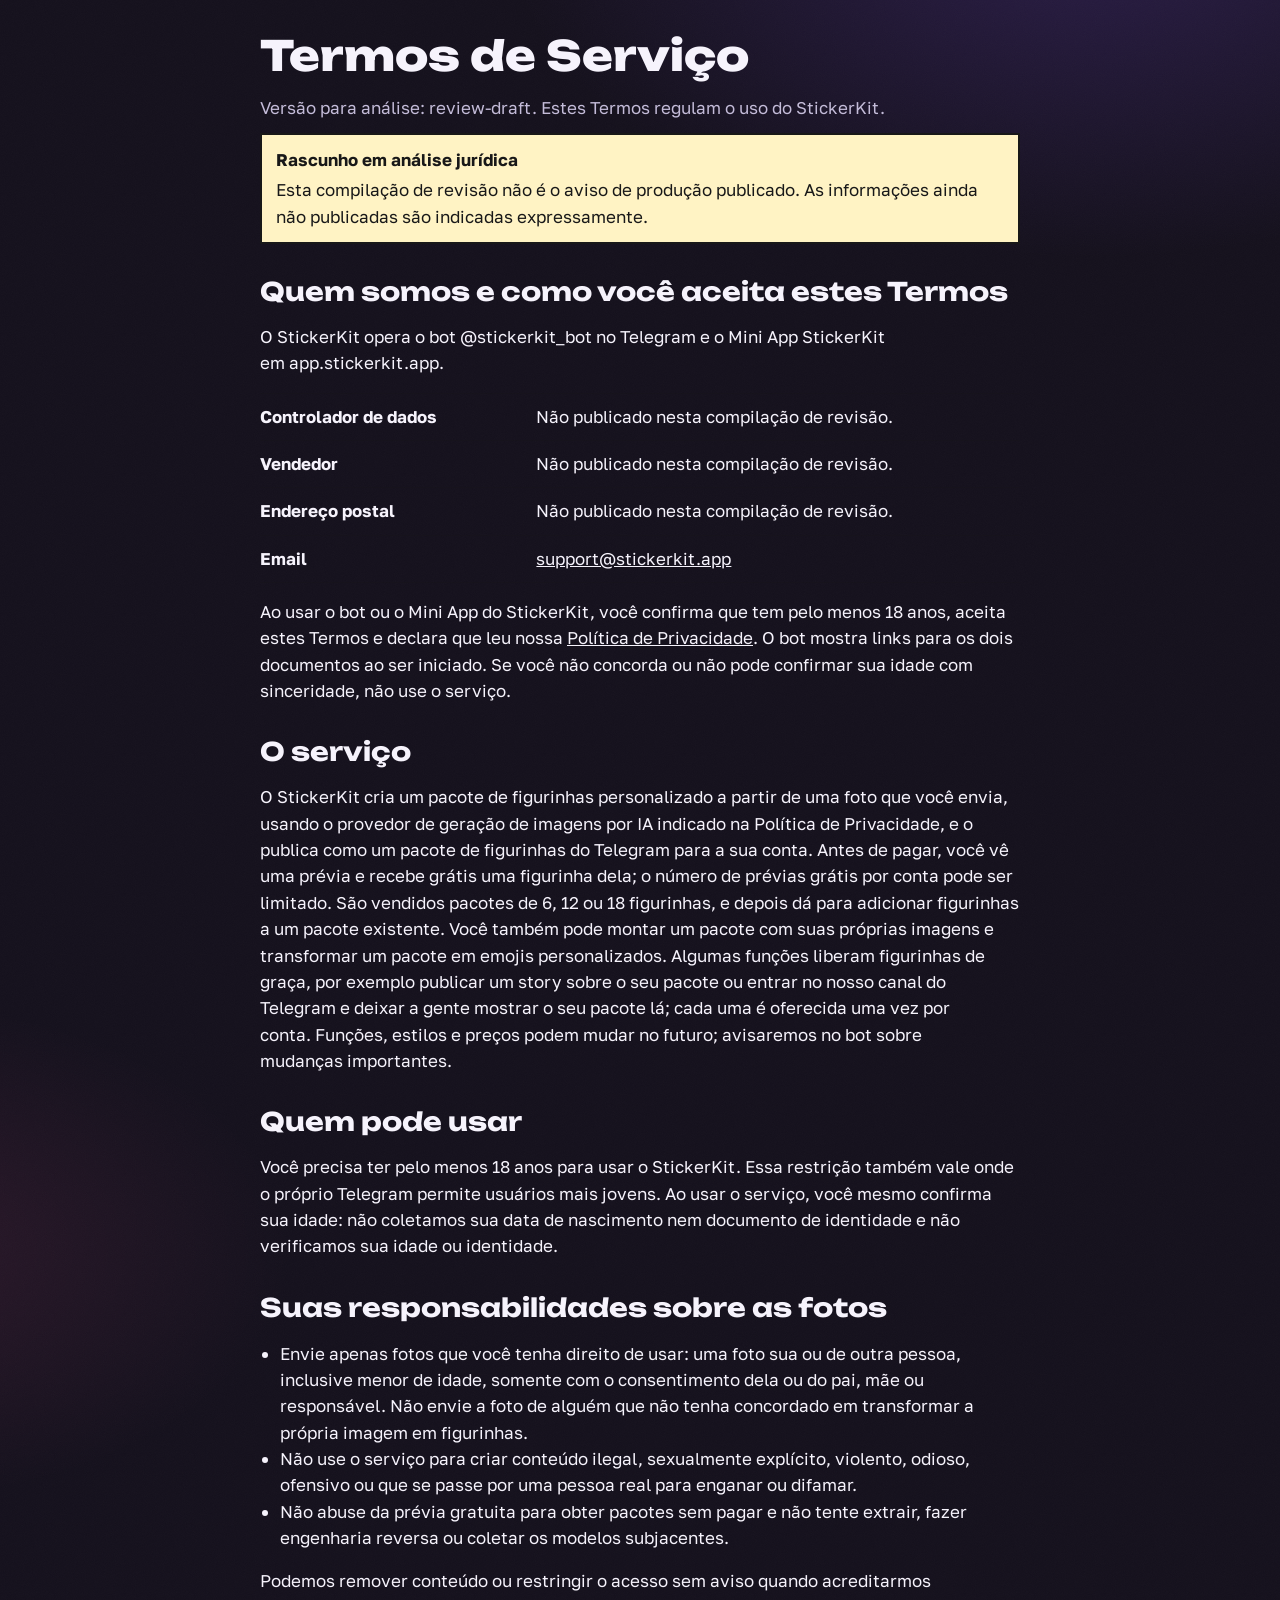
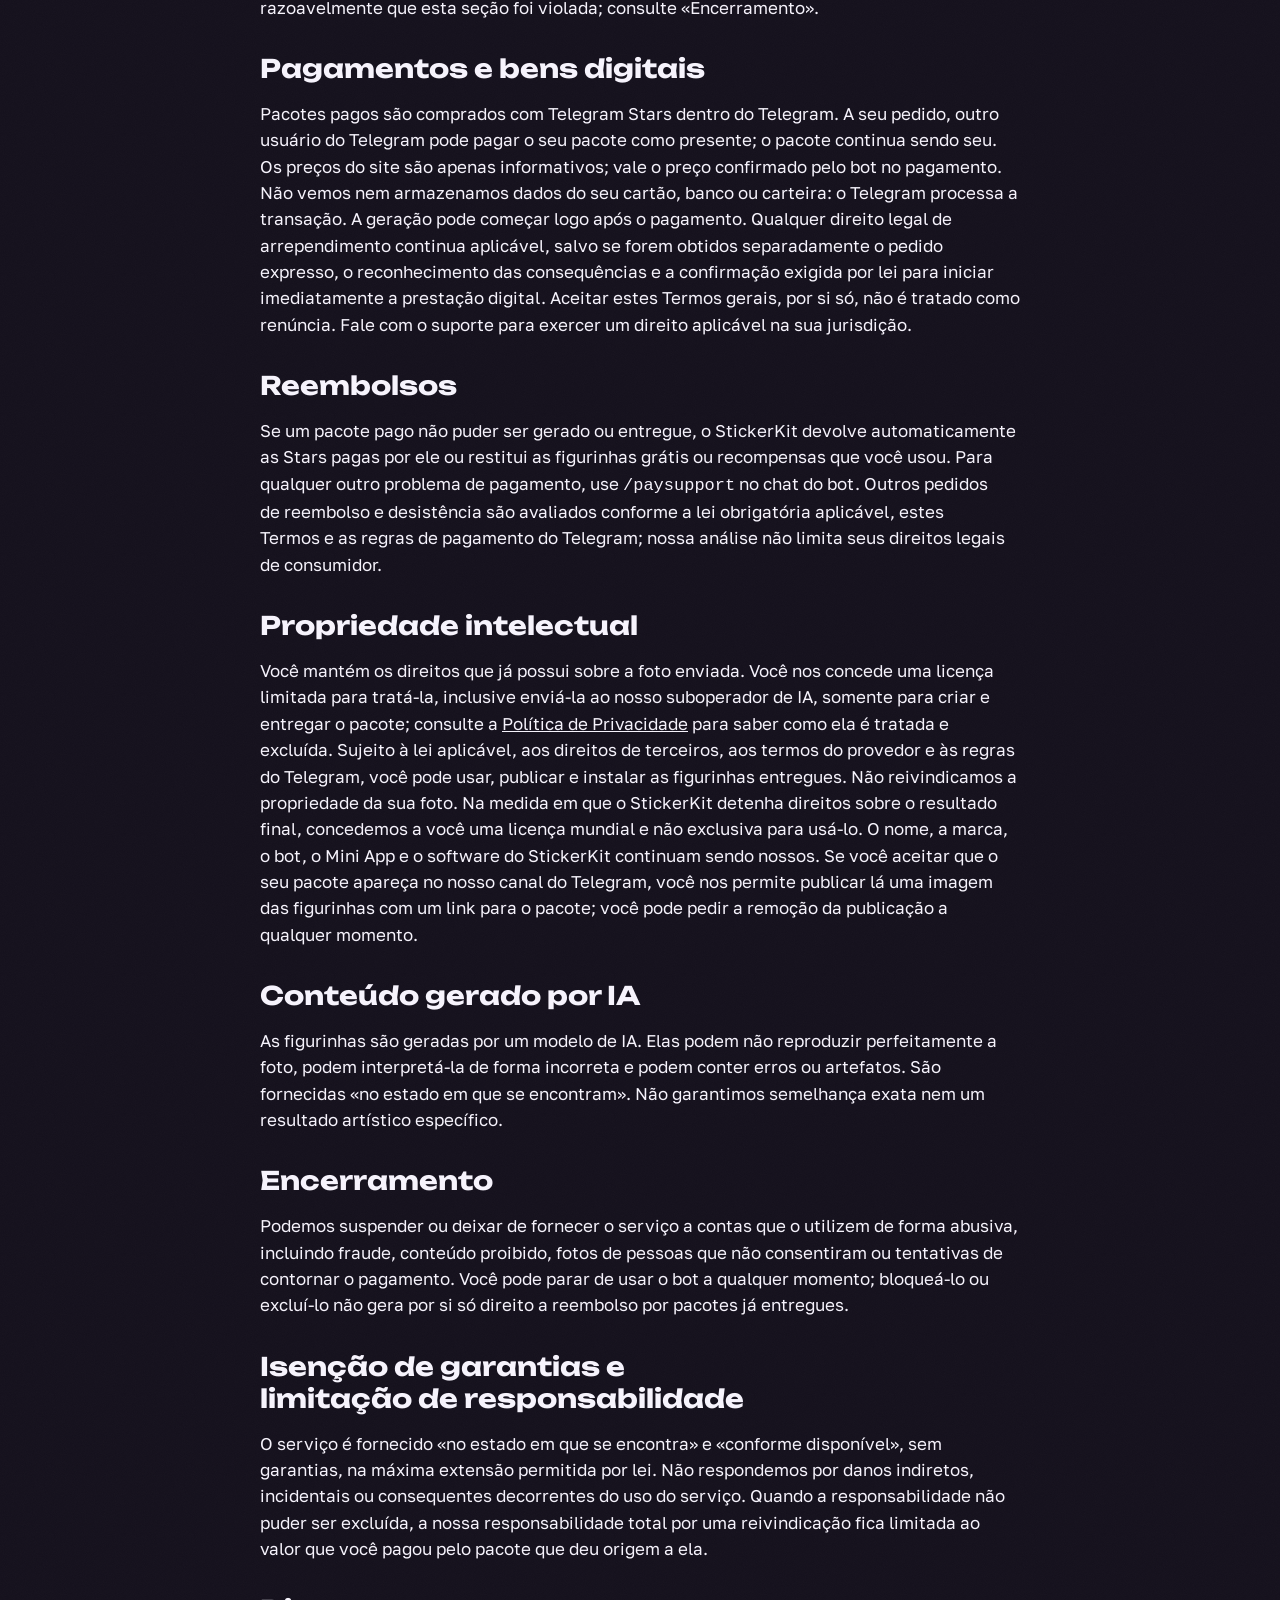
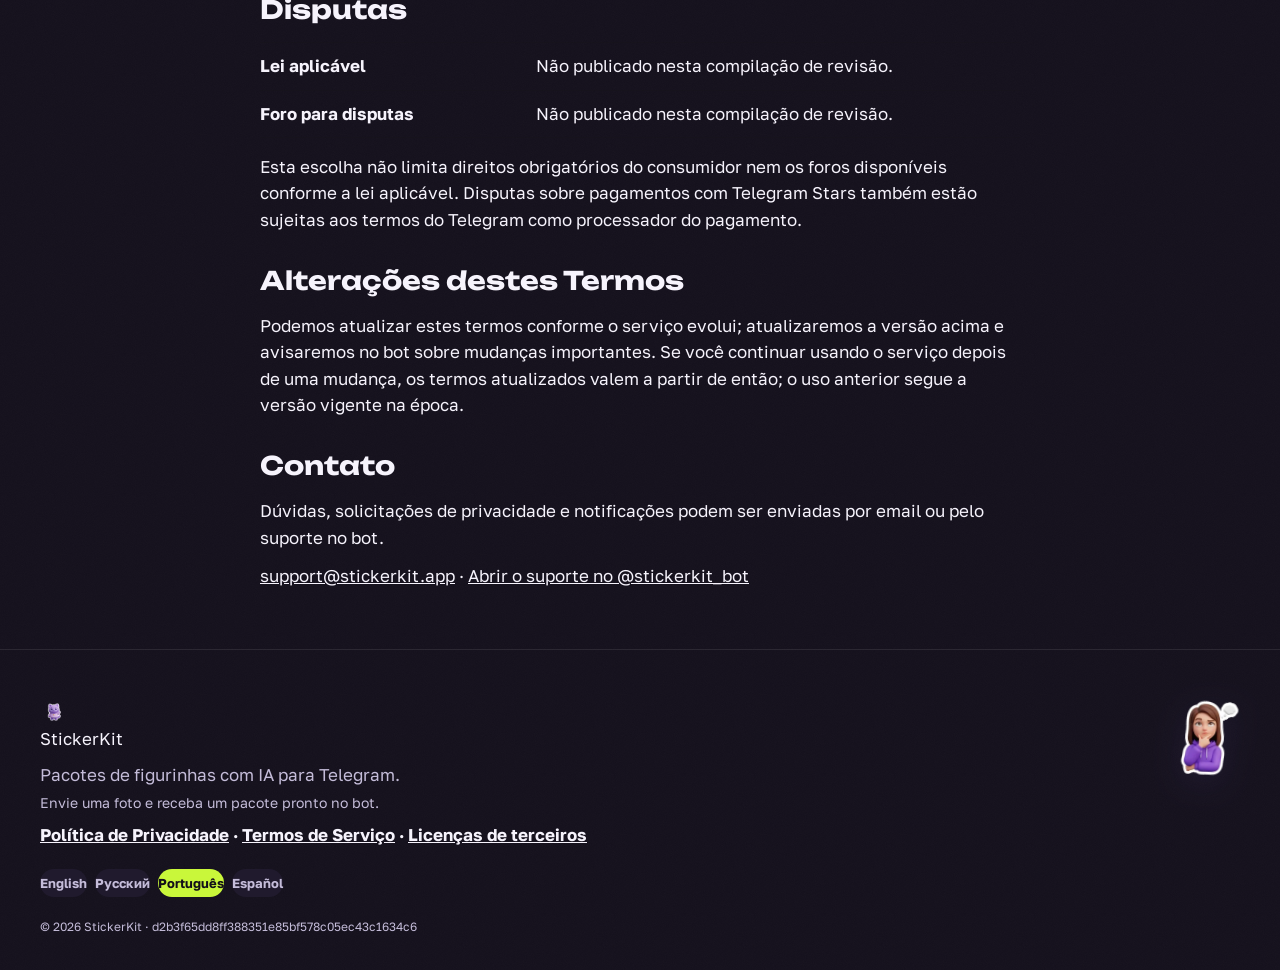
<file: pt/terms/index.html>
<!DOCTYPE html><html lang="pt-BR"><head><meta charset="utf-8"><meta name="viewport" content="width=device-width, initial-scale=1"><title>Termos de Serviço – StickerKit</title><meta name="description" content="Termos para usar o StickerKit."><meta name="robots" content="noindex, nofollow"><link rel="canonical" href="https://stickerkit.app/pt/terms/"><link rel="alternate" hreflang="en" href="https://stickerkit.app/terms/"><link rel="alternate" hreflang="ru" href="https://stickerkit.app/ru/terms/"><link rel="alternate" hreflang="es" href="https://stickerkit.app/es/terms/"><link rel="alternate" hreflang="pt-BR" href="https://stickerkit.app/pt/terms/"><link rel="alternate" hreflang="x-default" href="https://stickerkit.app/terms/"><link rel="icon" type="image/webp" href="/assets/ui/mascot-cat.webp"><meta property="og:type" content="website"><meta property="og:site_name" content="StickerKit"><meta property="og:locale" content="pt_BR"><meta property="og:title" content="Termos de Serviço – StickerKit"><meta property="og:description" content="Termos para usar o StickerKit."><meta property="og:url" content="https://stickerkit.app/pt/terms/"><meta property="og:image" content="https://stickerkit.app/assets/ui/social-card.webp"><meta property="og:image:type" content="image/webp"><meta property="og:image:width" content="1200"><meta property="og:image:height" content="630"><meta property="og:image:alt" content="Exemplos de figurinhas personalizadas do StickerKit"><meta name="twitter:card" content="summary_large_image"><meta name="twitter:title" content="Termos de Serviço – StickerKit"><meta name="twitter:description" content="Termos para usar o StickerKit."><meta name="twitter:image" content="https://stickerkit.app/assets/ui/social-card.webp"><meta name="twitter:image:alt" content="Exemplos de figurinhas personalizadas do StickerKit"><link rel="stylesheet" href="/_astro/i18n.CnTxMMP6.css"></head><body class="legal-document"><main class="legal-page"><div class="container" style="padding-top: 32px;"><h1>Termos de Serviço</h1><p class="text-muted">Versão para análise: review-draft. Estes Termos regulam o uso do StickerKit.</p><aside class="legal-draft" role="status" data-legal-mode="draft"><strong>Rascunho em análise jurídica</strong><span>Esta compilação de revisão não é o aviso de produção publicado. As informações ainda não publicadas são indicadas expressamente.</span></aside><h2>Quem somos e como você aceita estes Termos</h2><p>O StickerKit opera o bot @stickerkit_bot no Telegram e o Mini App StickerKit em app.stickerkit.app.</p><dl class="legal-facts" data-legal-facts="identity"><div><dt>Controlador de dados</dt><dd>Não publicado nesta compilação de revisão.</dd></div><div><dt>Vendedor</dt><dd>Não publicado nesta compilação de revisão.</dd></div><div><dt>Endereço postal</dt><dd>Não publicado nesta compilação de revisão.</dd></div><div><dt>Email</dt><dd><a href="mailto:support@stickerkit.app">support@stickerkit.app</a></dd></div></dl><p>Ao usar o bot ou o Mini App do StickerKit, você confirma que tem pelo menos 18 anos, aceita estes Termos e declara que leu nossa <a href="/pt/privacy">Política de Privacidade</a>. O bot mostra links para os dois documentos ao ser iniciado. Se você não concorda ou não pode confirmar sua idade com sinceridade, não use o serviço.</p><h2>O serviço</h2><p>O StickerKit cria um pacote de figurinhas personalizado a partir de uma foto que você envia, usando o provedor de geração de imagens por IA indicado na Política de Privacidade, e o publica como um pacote de figurinhas do Telegram para a sua conta. Antes de pagar, você vê uma prévia e recebe grátis uma figurinha dela; o número de prévias grátis por conta pode ser limitado. São vendidos pacotes de 6, 12 ou 18 figurinhas, e depois dá para adicionar figurinhas a um pacote existente. Você também pode montar um pacote com suas próprias imagens e transformar um pacote em emojis personalizados. Algumas funções liberam figurinhas de graça, por exemplo publicar um story sobre o seu pacote ou entrar no nosso canal do Telegram e deixar a gente mostrar o seu pacote lá; cada uma é oferecida uma vez por conta. Funções, estilos e preços podem mudar no futuro; avisaremos no bot sobre mudanças importantes.</p><h2>Quem pode usar</h2><p>Você precisa ter pelo menos 18 anos para usar o StickerKit. Essa restrição também vale onde o próprio Telegram permite usuários mais jovens. Ao usar o serviço, você mesmo confirma sua idade: não coletamos sua data de nascimento nem documento de identidade e não verificamos sua idade ou identidade.</p><h2>Suas responsabilidades sobre as fotos</h2><ul><li>Envie apenas fotos que você tenha direito de usar: uma foto sua ou de outra pessoa, inclusive menor de idade, somente com o consentimento dela ou do pai, mãe ou responsável. Não envie a foto de alguém que não tenha concordado em transformar a própria imagem em figurinhas.</li><li>Não use o serviço para criar conteúdo ilegal, sexualmente explícito, violento, odioso, ofensivo ou que se passe por uma pessoa real para enganar ou difamar.</li><li>Não abuse da prévia gratuita para obter pacotes sem pagar e não tente extrair, fazer engenharia reversa ou coletar os modelos subjacentes.</li></ul><p>Podemos remover conteúdo ou restringir o acesso sem aviso quando acreditarmos razoavelmente que esta seção foi violada; consulte «Encerramento».</p><h2>Pagamentos e bens digitais</h2><p>Pacotes pagos são comprados com Telegram Stars dentro do Telegram. A seu pedido, outro usuário do Telegram pode pagar o seu pacote como presente; o pacote continua sendo seu. Os preços do site são apenas informativos; vale o preço confirmado pelo bot no pagamento. Não vemos nem armazenamos dados do seu cartão, banco ou carteira: o Telegram processa a transação. A geração pode começar logo após o pagamento. Qualquer direito legal de arrependimento continua aplicável, salvo se forem obtidos separadamente o pedido expresso, o reconhecimento das consequências e a confirmação exigida por lei para iniciar imediatamente a prestação digital. Aceitar estes Termos gerais, por si só, não é tratado como renúncia. Fale com o suporte para exercer um direito aplicável na sua jurisdição.</p><h2>Reembolsos</h2><p>Se um pacote pago não puder ser gerado ou entregue, o StickerKit devolve automaticamente as Stars pagas por ele ou restitui as figurinhas grátis ou recompensas que você usou. Para qualquer outro problema de pagamento, use <code>/paysupport</code> no chat do bot. Outros pedidos de reembolso e desistência são avaliados conforme a lei obrigatória aplicável, estes Termos e as regras de pagamento do Telegram; nossa análise não limita seus direitos legais de consumidor.</p><h2>Propriedade intelectual</h2><p>Você mantém os direitos que já possui sobre a foto enviada. Você nos concede uma licença limitada para tratá-la, inclusive enviá-la ao nosso suboperador de IA, somente para criar e entregar o pacote; consulte a <a href="/pt/privacy">Política de Privacidade</a> para saber como ela é tratada e excluída. Sujeito à lei aplicável, aos direitos de terceiros, aos termos do provedor e às regras do Telegram, você pode usar, publicar e instalar as figurinhas entregues. Não reivindicamos a propriedade da sua foto. Na medida em que o StickerKit detenha direitos sobre o resultado final, concedemos a você uma licença mundial e não exclusiva para usá-lo. O nome, a marca, o bot, o Mini App e o software do StickerKit continuam sendo nossos. Se você aceitar que o seu pacote apareça no nosso canal do Telegram, você nos permite publicar lá uma imagem das figurinhas com um link para o pacote; você pode pedir a remoção da publicação a qualquer momento.</p><h2>Conteúdo gerado por IA</h2><p>As figurinhas são geradas por um modelo de IA. Elas podem não reproduzir perfeitamente a foto, podem interpretá-la de forma incorreta e podem conter erros ou artefatos. São fornecidas «no estado em que se encontram». Não garantimos semelhança exata nem um resultado artístico específico.</p><h2>Encerramento</h2><p>Podemos suspender ou deixar de fornecer o serviço a contas que o utilizem de forma abusiva, incluindo fraude, conteúdo proibido, fotos de pessoas que não consentiram ou tentativas de contornar o pagamento. Você pode parar de usar o bot a qualquer momento; bloqueá-lo ou excluí-lo não gera por si só direito a reembolso por pacotes já entregues.</p><h2>Isenção de garantias e limitação de responsabilidade</h2><p>O serviço é fornecido «no estado em que se encontra» e «conforme disponível», sem garantias, na máxima extensão permitida por lei. Não respondemos por danos indiretos, incidentais ou consequentes decorrentes do uso do serviço. Quando a responsabilidade não puder ser excluída, a nossa responsabilidade total por uma reivindicação fica limitada ao valor que você pagou pelo pacote que deu origem a ela.</p><h2>Disputas</h2><dl class="legal-facts" data-legal-facts="disputes"><div><dt>Lei aplicável</dt><dd>Não publicado nesta compilação de revisão.</dd></div><div><dt>Foro para disputas</dt><dd>Não publicado nesta compilação de revisão.</dd></div></dl><p>Esta escolha não limita direitos obrigatórios do consumidor nem os foros disponíveis conforme a lei aplicável. Disputas sobre pagamentos com Telegram Stars também estão sujeitas aos termos do Telegram como processador do pagamento.</p><h2>Alterações destes Termos</h2><p>Podemos atualizar estes termos conforme o serviço evolui; atualizaremos a versão acima e avisaremos no bot sobre mudanças importantes. Se você continuar usando o serviço depois de uma mudança, os termos atualizados valem a partir de então; o uso anterior segue a versão vigente na época.</p><h2>Contato</h2><p>Dúvidas, solicitações de privacidade e notificações podem ser enviadas por email ou pelo suporte no bot.</p><p><a href="mailto:support@stickerkit.app">support@stickerkit.app</a> · <a href="https://t.me/stickerkit_bot?start=support">Abrir o suporte no @stickerkit_bot</a></p></div></main><footer class="site-footer" data-astro-cid-jo6i4kqk><div class="container site-footer__row" data-astro-cid-jo6i4kqk><div class="site-footer__brand" data-astro-cid-jo6i4kqk><div class="wordmark" data-astro-cid-jo6i4kqk><img src="/assets/ui/mascot-cat.webp" width="28" height="28" alt="" loading="lazy" data-astro-cid-jo6i4kqk>StickerKit</div><p class="text-muted" style="margin: 8px 0 4px;" data-astro-cid-jo6i4kqk>Pacotes de figurinhas com IA para Telegram.</p><p class="text-muted" style="margin: 0 0 4px; font-size: 14px;" data-astro-cid-jo6i4kqk>Envie uma foto e receba um pacote pronto no bot.</p></div><img src="/assets/stickers/sticker-04.webp" width="61" height="80" alt="" loading="lazy" class="site-footer__sticker" data-astro-cid-jo6i4kqk></div><div class="container" data-astro-cid-jo6i4kqk><p style="font-weight: 700;" data-astro-cid-jo6i4kqk><a href="/pt/privacy" data-astro-cid-jo6i4kqk>Política de Privacidade</a> · <a href="/pt/terms" data-astro-cid-jo6i4kqk>Termos de Serviço</a> · <a href="/third-party-font-licenses.txt" data-astro-cid-jo6i4kqk>Licenças de terceiros</a></p><nav aria-label="Idioma" class="lang-switcher" data-astro-cid-jo6i4kqk><a href="/terms" class="lang-pill" data-astro-cid-jo6i4kqk>English</a><a href="/ru/terms" class="lang-pill" data-astro-cid-jo6i4kqk>Русский</a><a href="/pt/terms" class="lang-pill lang-pill--active" data-astro-cid-jo6i4kqk>Português</a><a href="/es/terms" class="lang-pill" data-astro-cid-jo6i4kqk>Español</a></nav><p class="text-muted" style="font-size: 12px; margin-top: 20px;" data-astro-cid-jo6i4kqk>© 2026 StickerKit · <span title="build" data-astro-cid-jo6i4kqk>d2b3f65dd8ff388351e85bf578c05ec43c1634c6</span></p></div></footer></body></html>
</file>
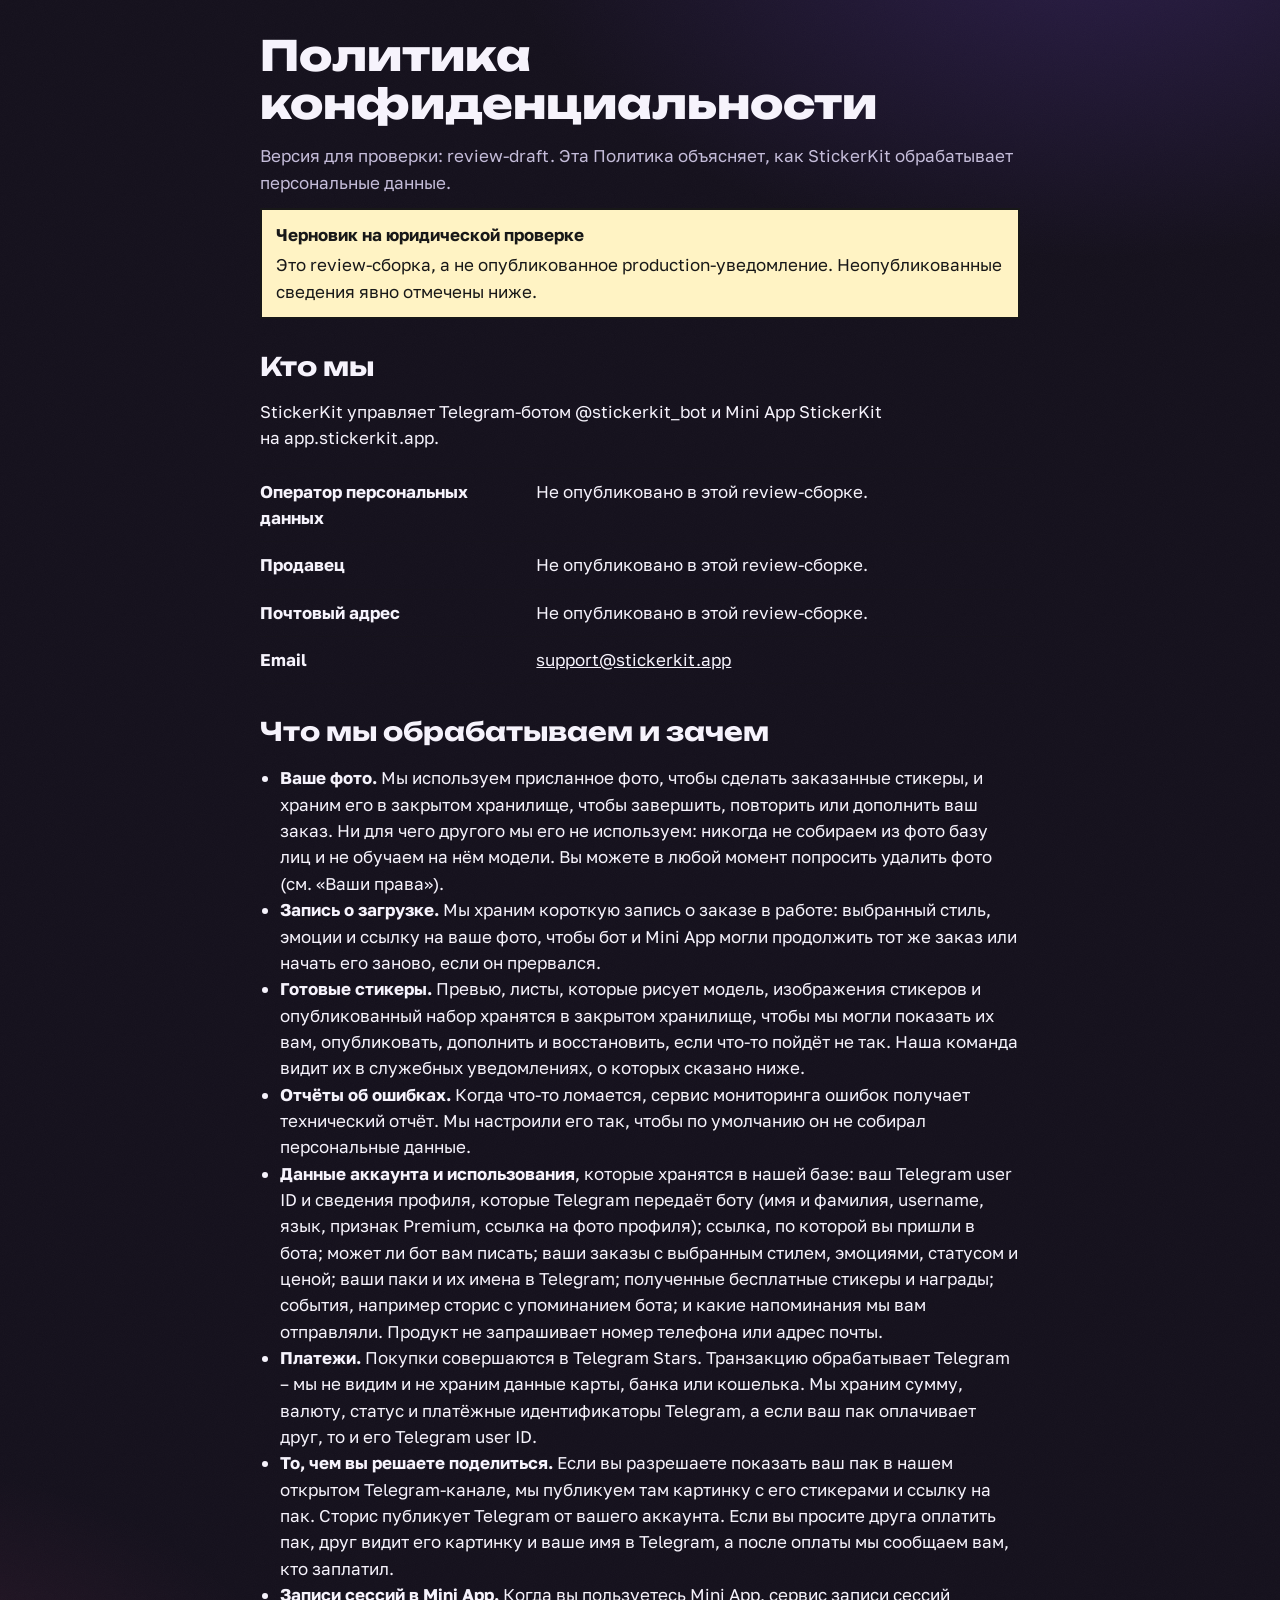
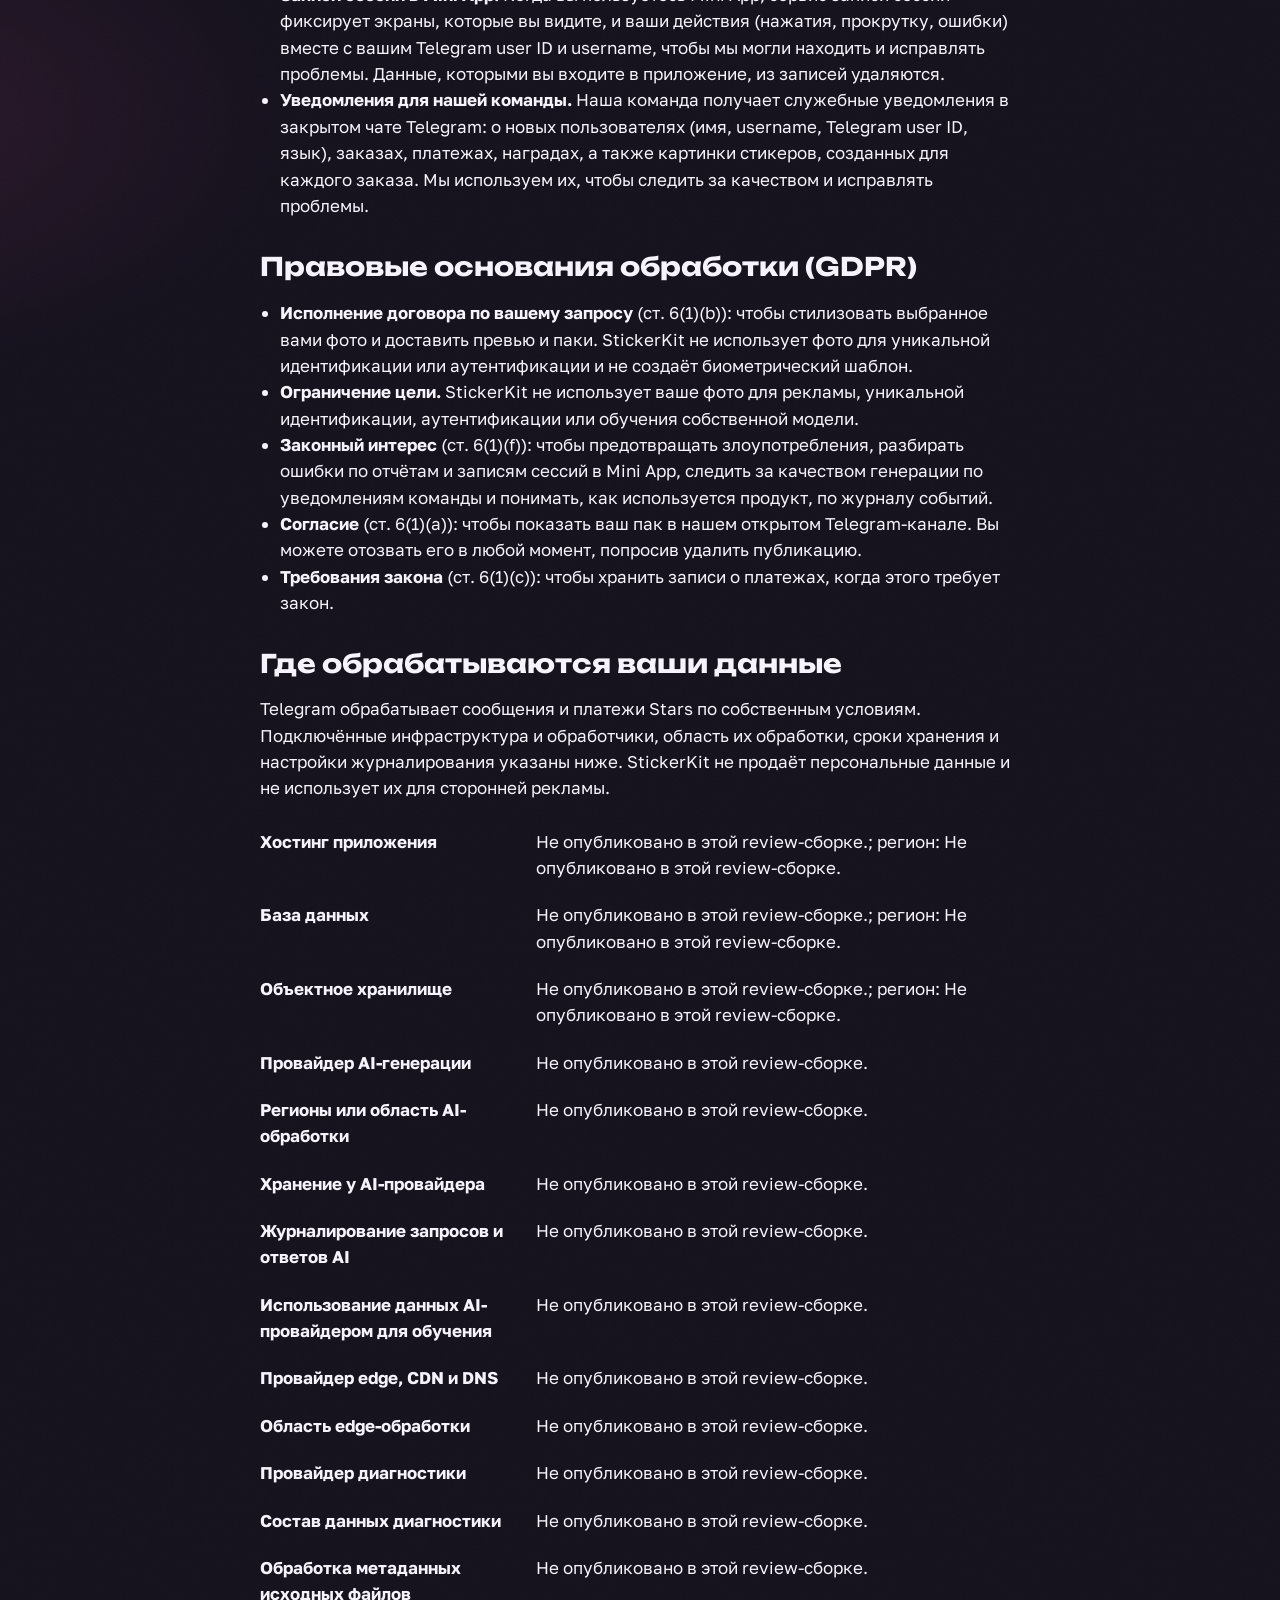
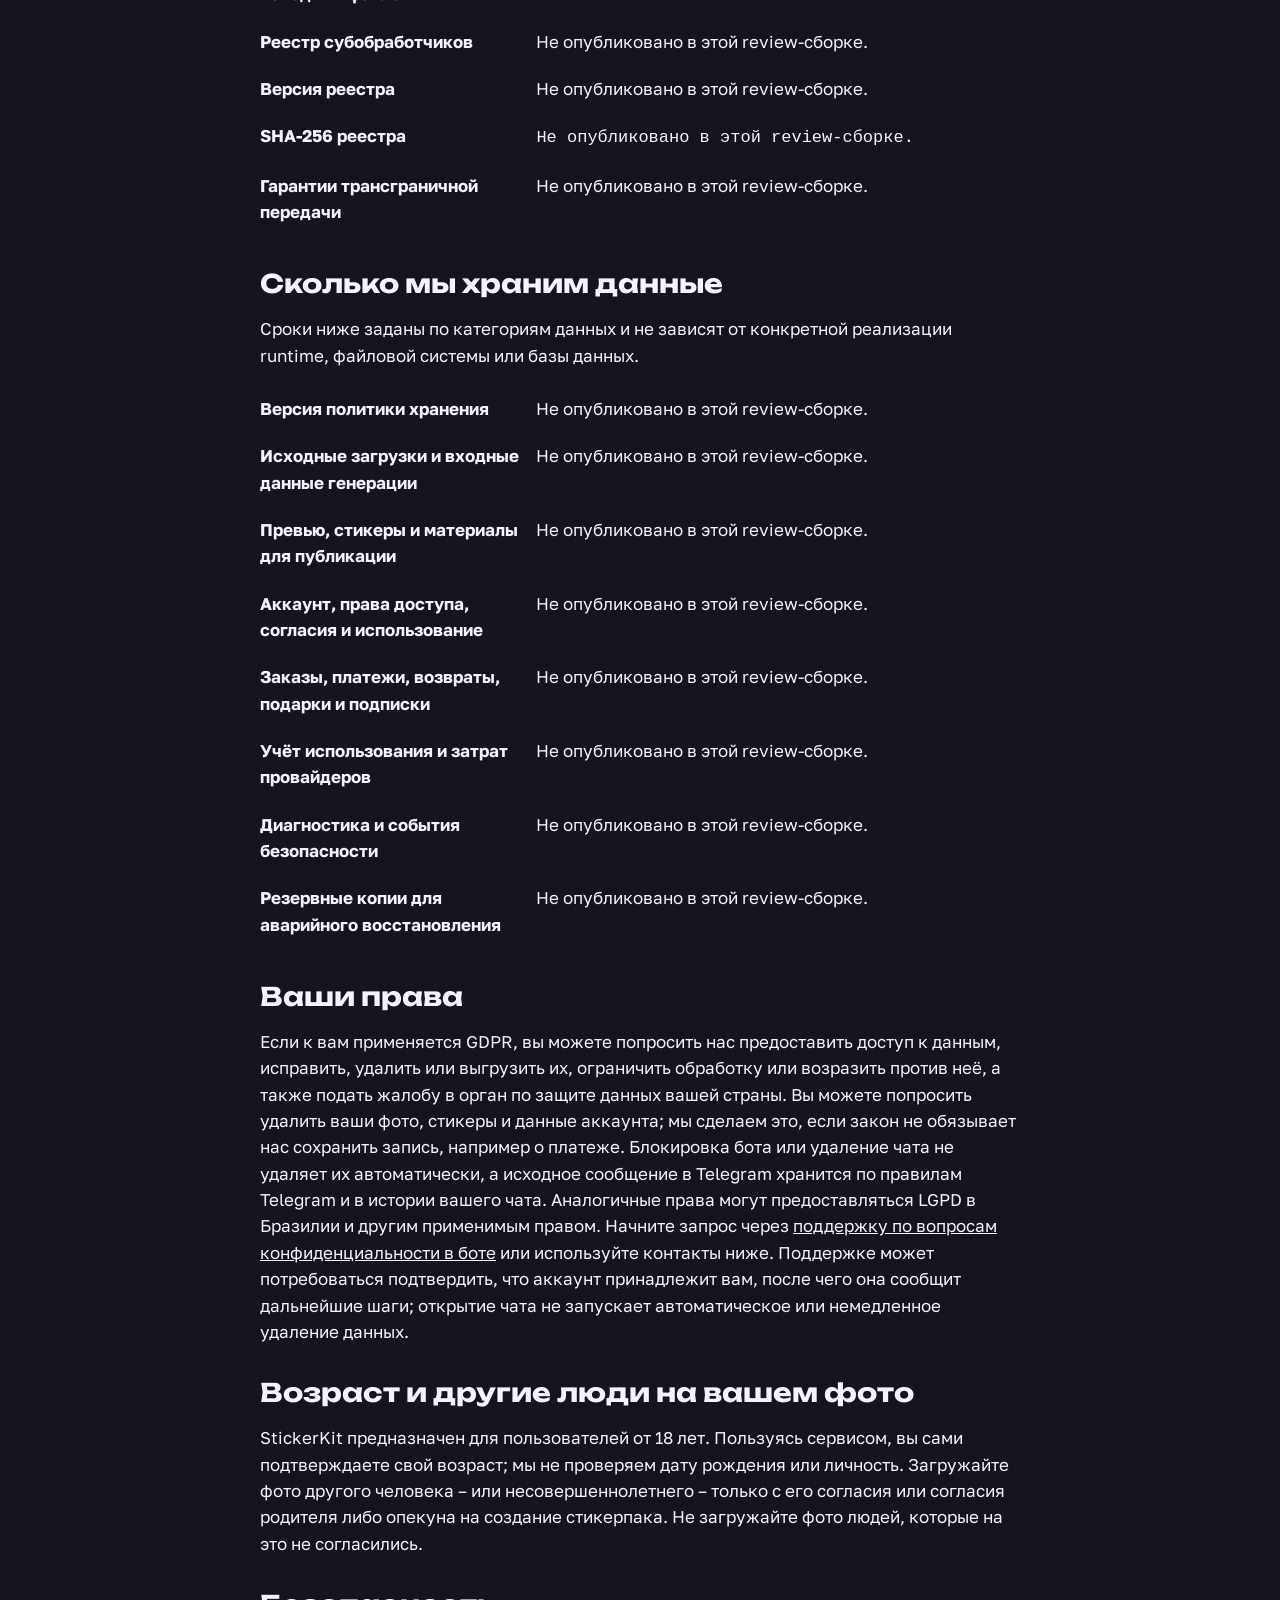
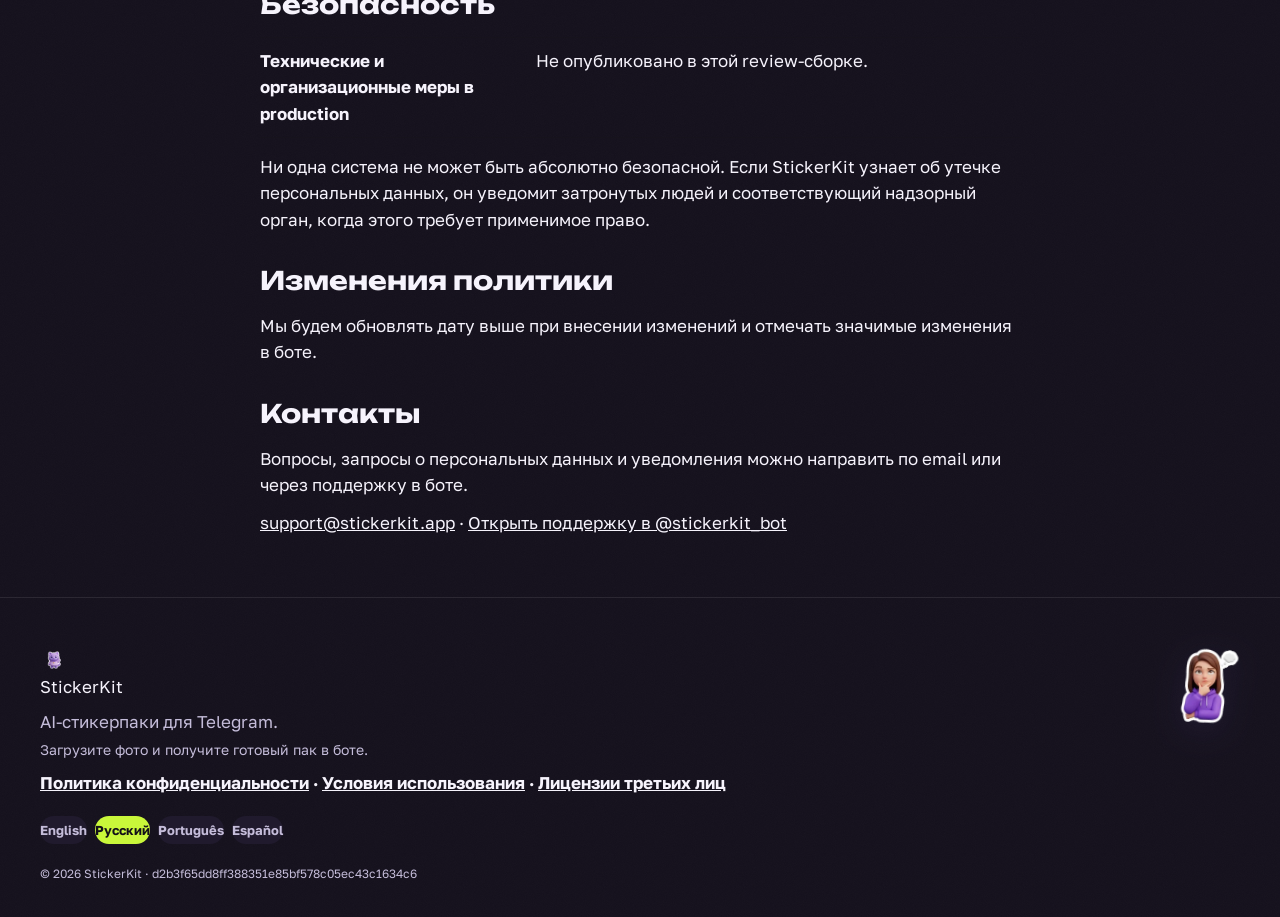
<file: ru/privacy/index.html>
<!DOCTYPE html><html lang="ru"><head><meta charset="utf-8"><meta name="viewport" content="width=device-width, initial-scale=1"><title>Политика конфиденциальности – StickerKit</title><meta name="description" content="Как StickerKit обрабатывает ваше фото и персональные данные."><meta name="robots" content="noindex, nofollow"><link rel="canonical" href="https://stickerkit.app/ru/privacy/"><link rel="alternate" hreflang="en" href="https://stickerkit.app/privacy/"><link rel="alternate" hreflang="ru" href="https://stickerkit.app/ru/privacy/"><link rel="alternate" hreflang="es" href="https://stickerkit.app/es/privacy/"><link rel="alternate" hreflang="pt-BR" href="https://stickerkit.app/pt/privacy/"><link rel="alternate" hreflang="x-default" href="https://stickerkit.app/privacy/"><link rel="icon" type="image/webp" href="/assets/ui/mascot-cat.webp"><meta property="og:type" content="website"><meta property="og:site_name" content="StickerKit"><meta property="og:locale" content="ru_RU"><meta property="og:title" content="Политика конфиденциальности – StickerKit"><meta property="og:description" content="Как StickerKit обрабатывает ваше фото и персональные данные."><meta property="og:url" content="https://stickerkit.app/ru/privacy/"><meta property="og:image" content="https://stickerkit.app/assets/ui/social-card.webp"><meta property="og:image:type" content="image/webp"><meta property="og:image:width" content="1200"><meta property="og:image:height" content="630"><meta property="og:image:alt" content="Примеры персональных стикеров StickerKit"><meta name="twitter:card" content="summary_large_image"><meta name="twitter:title" content="Политика конфиденциальности – StickerKit"><meta name="twitter:description" content="Как StickerKit обрабатывает ваше фото и персональные данные."><meta name="twitter:image" content="https://stickerkit.app/assets/ui/social-card.webp"><meta name="twitter:image:alt" content="Примеры персональных стикеров StickerKit"><link rel="stylesheet" href="/_astro/i18n.CnTxMMP6.css"></head><body class="legal-document"><main class="legal-page"><div class="container" style="padding-top: 32px;"><h1>Политика конфиденциальности</h1><p class="text-muted">Версия для проверки: review-draft. Эта Политика объясняет, как StickerKit обрабатывает персональные данные.</p><aside class="legal-draft" role="status" data-legal-mode="draft"><strong>Черновик на юридической проверке</strong><span>Это review-сборка, а не опубликованное production-уведомление. Неопубликованные сведения явно отмечены ниже.</span></aside><h2>Кто мы</h2><p>StickerKit управляет Telegram-ботом @stickerkit_bot и Mini App StickerKit на app.stickerkit.app.</p><dl class="legal-facts" data-legal-facts="identity"><div><dt>Оператор персональных данных</dt><dd>Не опубликовано в этой review-сборке.</dd></div><div><dt>Продавец</dt><dd>Не опубликовано в этой review-сборке.</dd></div><div><dt>Почтовый адрес</dt><dd>Не опубликовано в этой review-сборке.</dd></div><div><dt>Email</dt><dd><a href="mailto:support@stickerkit.app">support@stickerkit.app</a></dd></div></dl><h2>Что мы обрабатываем и зачем</h2><ul><li><strong>Ваше фото.</strong> Мы используем присланное фото, чтобы сделать заказанные стикеры, и храним его в закрытом хранилище, чтобы завершить, повторить или дополнить ваш заказ. Ни для чего другого мы его не используем: никогда не собираем из фото базу лиц и не обучаем на нём модели. Вы можете в любой момент попросить удалить фото (см. «Ваши права»).</li><li><strong>Запись о загрузке.</strong> Мы храним короткую запись о заказе в работе: выбранный стиль, эмоции и ссылку на ваше фото, чтобы бот и Mini App могли продолжить тот же заказ или начать его заново, если он прервался.</li><li><strong>Готовые стикеры.</strong> Превью, листы, которые рисует модель, изображения стикеров и опубликованный набор хранятся в закрытом хранилище, чтобы мы могли показать их вам, опубликовать, дополнить и восстановить, если что-то пойдёт не так. Наша команда видит их в служебных уведомлениях, о которых сказано ниже.</li><li><strong>Отчёты об ошибках.</strong> Когда что-то ломается, сервис мониторинга ошибок получает технический отчёт. Мы настроили его так, чтобы по умолчанию он не собирал персональные данные.</li><li><strong>Данные аккаунта и использования</strong>, которые хранятся в нашей базе: ваш Telegram user ID и сведения профиля, которые Telegram передаёт боту (имя и фамилия, username, язык, признак Premium, ссылка на фото профиля); ссылка, по которой вы пришли в бота; может ли бот вам писать; ваши заказы с выбранным стилем, эмоциями, статусом и ценой; ваши паки и их имена в Telegram; полученные бесплатные стикеры и награды; события, например сторис с упоминанием бота; и какие напоминания мы вам отправляли. Продукт не запрашивает номер телефона или адрес почты.</li><li><strong>Платежи.</strong> Покупки совершаются в Telegram Stars. Транзакцию обрабатывает Telegram – мы не видим и не храним данные карты, банка или кошелька. Мы храним сумму, валюту, статус и платёжные идентификаторы Telegram, а если ваш пак оплачивает друг, то и его Telegram user ID.</li><li><strong>То, чем вы решаете поделиться.</strong> Если вы разрешаете показать ваш пак в нашем открытом Telegram-канале, мы публикуем там картинку с его стикерами и ссылку на пак. Сторис публикует Telegram от вашего аккаунта. Если вы просите друга оплатить пак, друг видит его картинку и ваше имя в Telegram, а после оплаты мы сообщаем вам, кто заплатил.</li><li><strong>Записи сессий в Mini App.</strong> Когда вы пользуетесь Mini App, сервис записи сессий фиксирует экраны, которые вы видите, и ваши действия (нажатия, прокрутку, ошибки) вместе с вашим Telegram user ID и username, чтобы мы могли находить и исправлять проблемы. Данные, которыми вы входите в приложение, из записей удаляются.</li><li><strong>Уведомления для нашей команды.</strong> Наша команда получает служебные уведомления в закрытом чате Telegram: о новых пользователях (имя, username, Telegram user ID, язык), заказах, платежах, наградах, а также картинки стикеров, созданных для каждого заказа. Мы используем их, чтобы следить за качеством и исправлять проблемы.</li></ul><h2>Правовые основания обработки (GDPR)</h2><ul><li><strong>Исполнение договора по вашему запросу</strong> (ст. 6(1)(b)): чтобы стилизовать выбранное вами фото и доставить превью и паки. StickerKit не использует фото для уникальной идентификации или аутентификации и не создаёт биометрический шаблон.</li><li><strong>Ограничение цели.</strong> StickerKit не использует ваше фото для рекламы, уникальной идентификации, аутентификации или обучения собственной модели.</li><li><strong>Законный интерес</strong> (ст. 6(1)(f)): чтобы предотвращать злоупотребления, разбирать ошибки по отчётам и записям сессий в Mini App, следить за качеством генерации по уведомлениям команды и понимать, как используется продукт, по журналу событий.</li><li><strong>Согласие</strong> (ст. 6(1)(a)): чтобы показать ваш пак в нашем открытом Telegram-канале. Вы можете отозвать его в любой момент, попросив удалить публикацию.</li><li><strong>Требования закона</strong> (ст. 6(1)(c)): чтобы хранить записи о платежах, когда этого требует закон.</li></ul><h2>Где обрабатываются ваши данные</h2><p>Telegram обрабатывает сообщения и платежи Stars по собственным условиям. Подключённые инфраструктура и обработчики, область их обработки, сроки хранения и настройки журналирования указаны ниже. StickerKit не продаёт персональные данные и не использует их для сторонней рекламы.</p><dl class="legal-facts" data-legal-facts="infrastructure"><div><dt>Хостинг приложения</dt><dd>Не опубликовано в этой review-сборке.; регион: Не опубликовано в этой review-сборке.</dd></div><div><dt>База данных</dt><dd>Не опубликовано в этой review-сборке.; регион: Не опубликовано в этой review-сборке.</dd></div><div><dt>Объектное хранилище</dt><dd>Не опубликовано в этой review-сборке.; регион: Не опубликовано в этой review-сборке.</dd></div><div><dt>Провайдер AI-генерации</dt><dd>Не опубликовано в этой review-сборке.</dd></div><div><dt>Регионы или область AI-обработки</dt><dd>Не опубликовано в этой review-сборке.</dd></div><div><dt>Хранение у AI-провайдера</dt><dd>Не опубликовано в этой review-сборке.</dd></div><div><dt>Журналирование запросов и ответов AI</dt><dd>Не опубликовано в этой review-сборке.</dd></div><div><dt>Использование данных AI-провайдером для обучения</dt><dd>Не опубликовано в этой review-сборке.</dd></div><div><dt>Провайдер edge, CDN и DNS</dt><dd>Не опубликовано в этой review-сборке.</dd></div><div><dt>Область edge-обработки</dt><dd>Не опубликовано в этой review-сборке.</dd></div><div><dt>Провайдер диагностики</dt><dd>Не опубликовано в этой review-сборке.</dd></div><div><dt>Состав данных диагностики</dt><dd>Не опубликовано в этой review-сборке.</dd></div><div><dt>Обработка метаданных исходных файлов</dt><dd>Не опубликовано в этой review-сборке.</dd></div><div><dt>Реестр субобработчиков</dt><dd>Не опубликовано в этой review-сборке.</dd></div><div><dt>Версия реестра</dt><dd>Не опубликовано в этой review-сборке.</dd></div><div><dt>SHA-256 реестра</dt><dd><code>Не опубликовано в этой review-сборке.</code></dd></div><div><dt>Гарантии трансграничной передачи</dt><dd>Не опубликовано в этой review-сборке.</dd></div></dl><h2>Сколько мы храним данные</h2><p>Сроки ниже заданы по категориям данных и не зависят от конкретной реализации runtime, файловой системы или базы данных.</p><dl class="legal-facts" data-legal-facts="retention"><div><dt>Версия политики хранения</dt><dd>Не опубликовано в этой review-сборке.</dd></div><div><dt>Исходные загрузки и входные данные генерации</dt><dd>Не опубликовано в этой review-сборке.</dd></div><div><dt>Превью, стикеры и материалы для публикации</dt><dd>Не опубликовано в этой review-сборке.</dd></div><div><dt>Аккаунт, права доступа, согласия и использование</dt><dd>Не опубликовано в этой review-сборке.</dd></div><div><dt>Заказы, платежи, возвраты, подарки и подписки</dt><dd>Не опубликовано в этой review-сборке.</dd></div><div><dt>Учёт использования и затрат провайдеров</dt><dd>Не опубликовано в этой review-сборке.</dd></div><div><dt>Диагностика и события безопасности</dt><dd>Не опубликовано в этой review-сборке.</dd></div><div><dt>Резервные копии для аварийного восстановления</dt><dd>Не опубликовано в этой review-сборке.</dd></div></dl><h2>Ваши права</h2><p>Если к вам применяется GDPR, вы можете попросить нас предоставить доступ к данным, исправить, удалить или выгрузить их, ограничить обработку или возразить против неё, а также подать жалобу в орган по защите данных вашей страны. Вы можете попросить удалить ваши фото, стикеры и данные аккаунта; мы сделаем это, если закон не обязывает нас сохранить запись, например о платеже. Блокировка бота или удаление чата не удаляет их автоматически, а исходное сообщение в Telegram хранится по правилам Telegram и в истории вашего чата. Аналогичные права могут предоставляться LGPD в Бразилии и другим применимым правом. Начните запрос через <a href="https://t.me/stickerkit_bot?start=privacy">поддержку по вопросам конфиденциальности в боте</a> или используйте контакты ниже. Поддержке может потребоваться подтвердить, что аккаунт принадлежит вам, после чего она сообщит дальнейшие шаги; открытие чата не запускает автоматическое или немедленное удаление данных.</p><h2>Возраст и другие люди на вашем фото</h2><p>StickerKit предназначен для пользователей от 18 лет. Пользуясь сервисом, вы сами подтверждаете свой возраст; мы не проверяем дату рождения или личность. Загружайте фото другого человека – или несовершеннолетнего – только с его согласия или согласия родителя либо опекуна на создание стикерпака. Не загружайте фото людей, которые на это не согласились.</p><h2>Безопасность</h2><dl class="legal-facts" data-legal-facts="security"><div><dt>Технические и организационные меры в production</dt><dd>Не опубликовано в этой review-сборке.</dd></div></dl><p>Ни одна система не может быть абсолютно безопасной. Если StickerKit узнает об утечке персональных данных, он уведомит затронутых людей и соответствующий надзорный орган, когда этого требует применимое право.</p><h2>Изменения политики</h2><p>Мы будем обновлять дату выше при внесении изменений и отмечать значимые изменения в боте.</p><h2>Контакты</h2><p>Вопросы, запросы о персональных данных и уведомления можно направить по email или через поддержку в боте.</p><p><a href="mailto:support@stickerkit.app">support@stickerkit.app</a> · <a href="https://t.me/stickerkit_bot?start=privacy">Открыть поддержку в @stickerkit_bot</a></p></div></main><footer class="site-footer" data-astro-cid-jo6i4kqk><div class="container site-footer__row" data-astro-cid-jo6i4kqk><div class="site-footer__brand" data-astro-cid-jo6i4kqk><div class="wordmark" data-astro-cid-jo6i4kqk><img src="/assets/ui/mascot-cat.webp" width="28" height="28" alt="" loading="lazy" data-astro-cid-jo6i4kqk>StickerKit</div><p class="text-muted" style="margin: 8px 0 4px;" data-astro-cid-jo6i4kqk>AI-стикерпаки для Telegram.</p><p class="text-muted" style="margin: 0 0 4px; font-size: 14px;" data-astro-cid-jo6i4kqk>Загрузите фото и получите готовый пак в боте.</p></div><img src="/assets/stickers/sticker-04.webp" width="61" height="80" alt="" loading="lazy" class="site-footer__sticker" data-astro-cid-jo6i4kqk></div><div class="container" data-astro-cid-jo6i4kqk><p style="font-weight: 700;" data-astro-cid-jo6i4kqk><a href="/ru/privacy" data-astro-cid-jo6i4kqk>Политика конфиденциальности</a> · <a href="/ru/terms" data-astro-cid-jo6i4kqk>Условия использования</a> · <a href="/third-party-font-licenses.txt" data-astro-cid-jo6i4kqk>Лицензии третьих лиц</a></p><nav aria-label="Язык" class="lang-switcher" data-astro-cid-jo6i4kqk><a href="/privacy" class="lang-pill" data-astro-cid-jo6i4kqk>English</a><a href="/ru/privacy" class="lang-pill lang-pill--active" data-astro-cid-jo6i4kqk>Русский</a><a href="/pt/privacy" class="lang-pill" data-astro-cid-jo6i4kqk>Português</a><a href="/es/privacy" class="lang-pill" data-astro-cid-jo6i4kqk>Español</a></nav><p class="text-muted" style="font-size: 12px; margin-top: 20px;" data-astro-cid-jo6i4kqk>© 2026 StickerKit · <span title="build" data-astro-cid-jo6i4kqk>d2b3f65dd8ff388351e85bf578c05ec43c1634c6</span></p></div></footer></body></html>
</file>
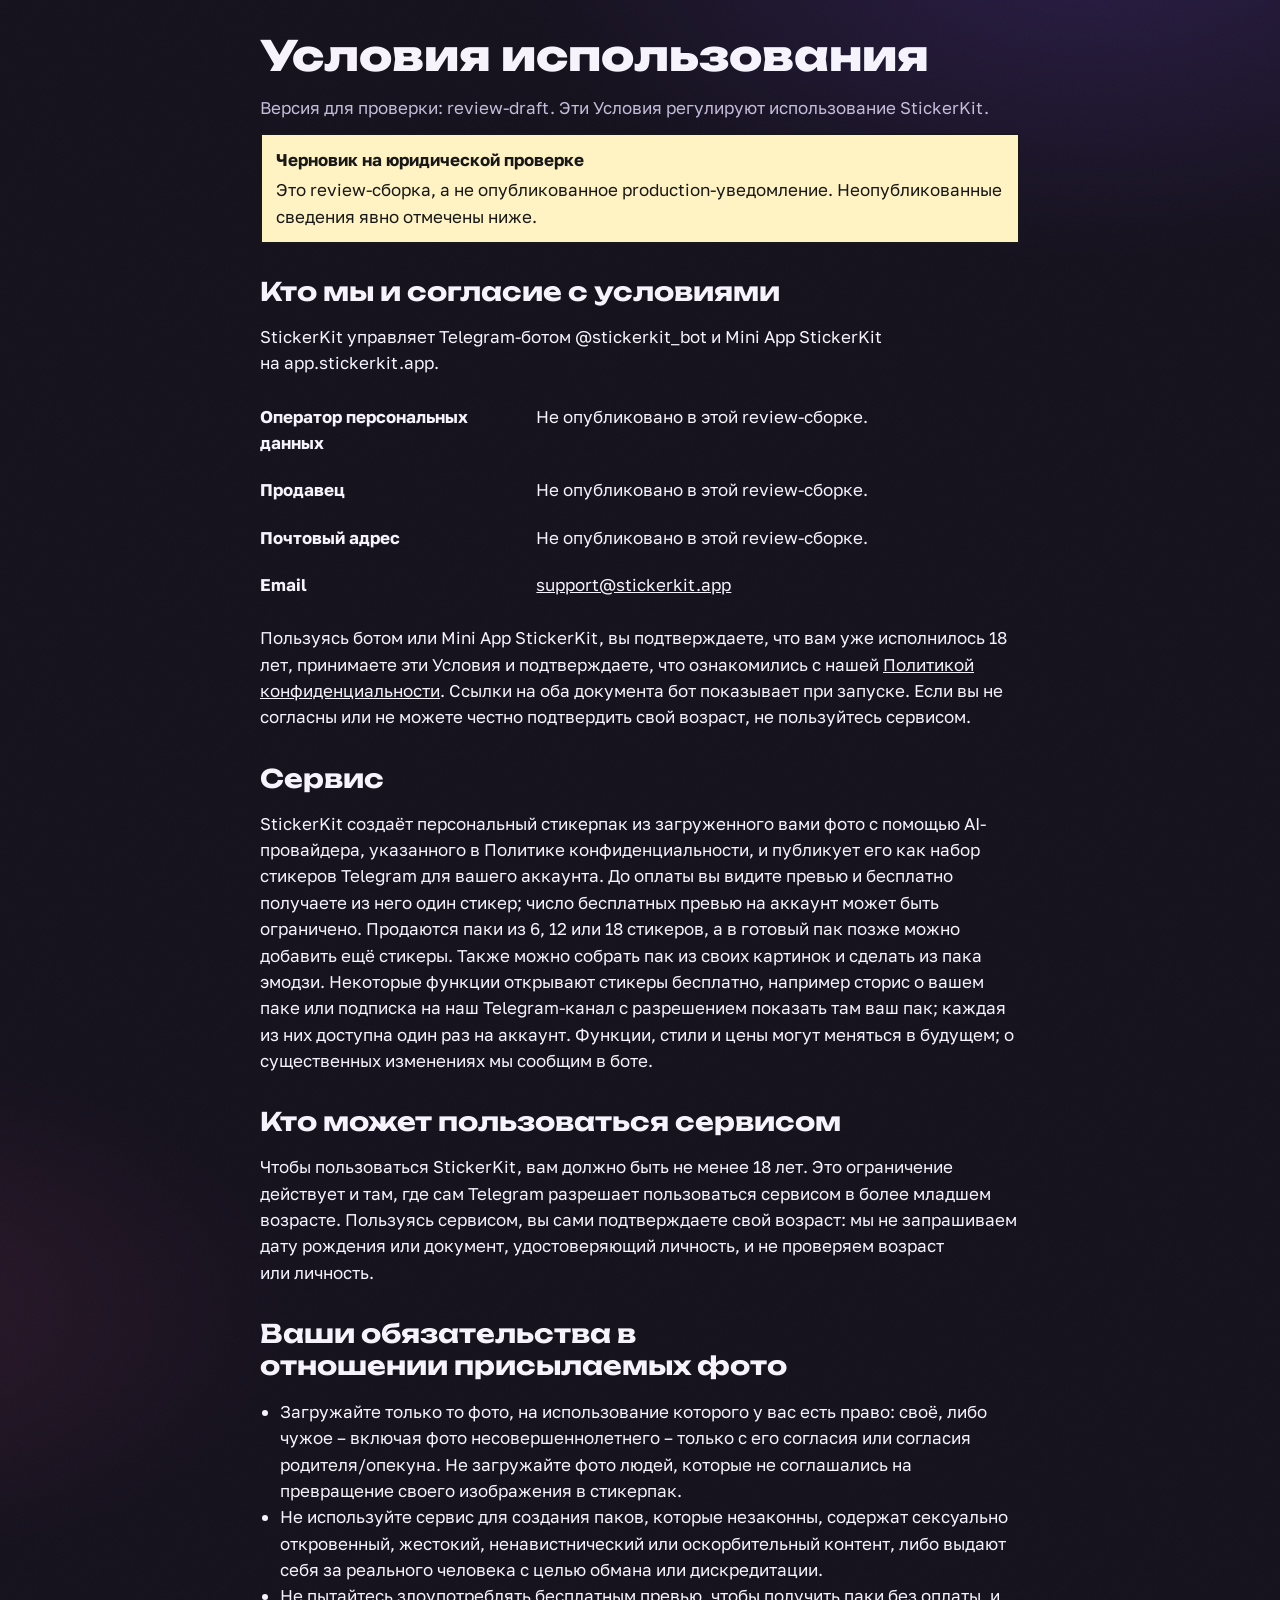
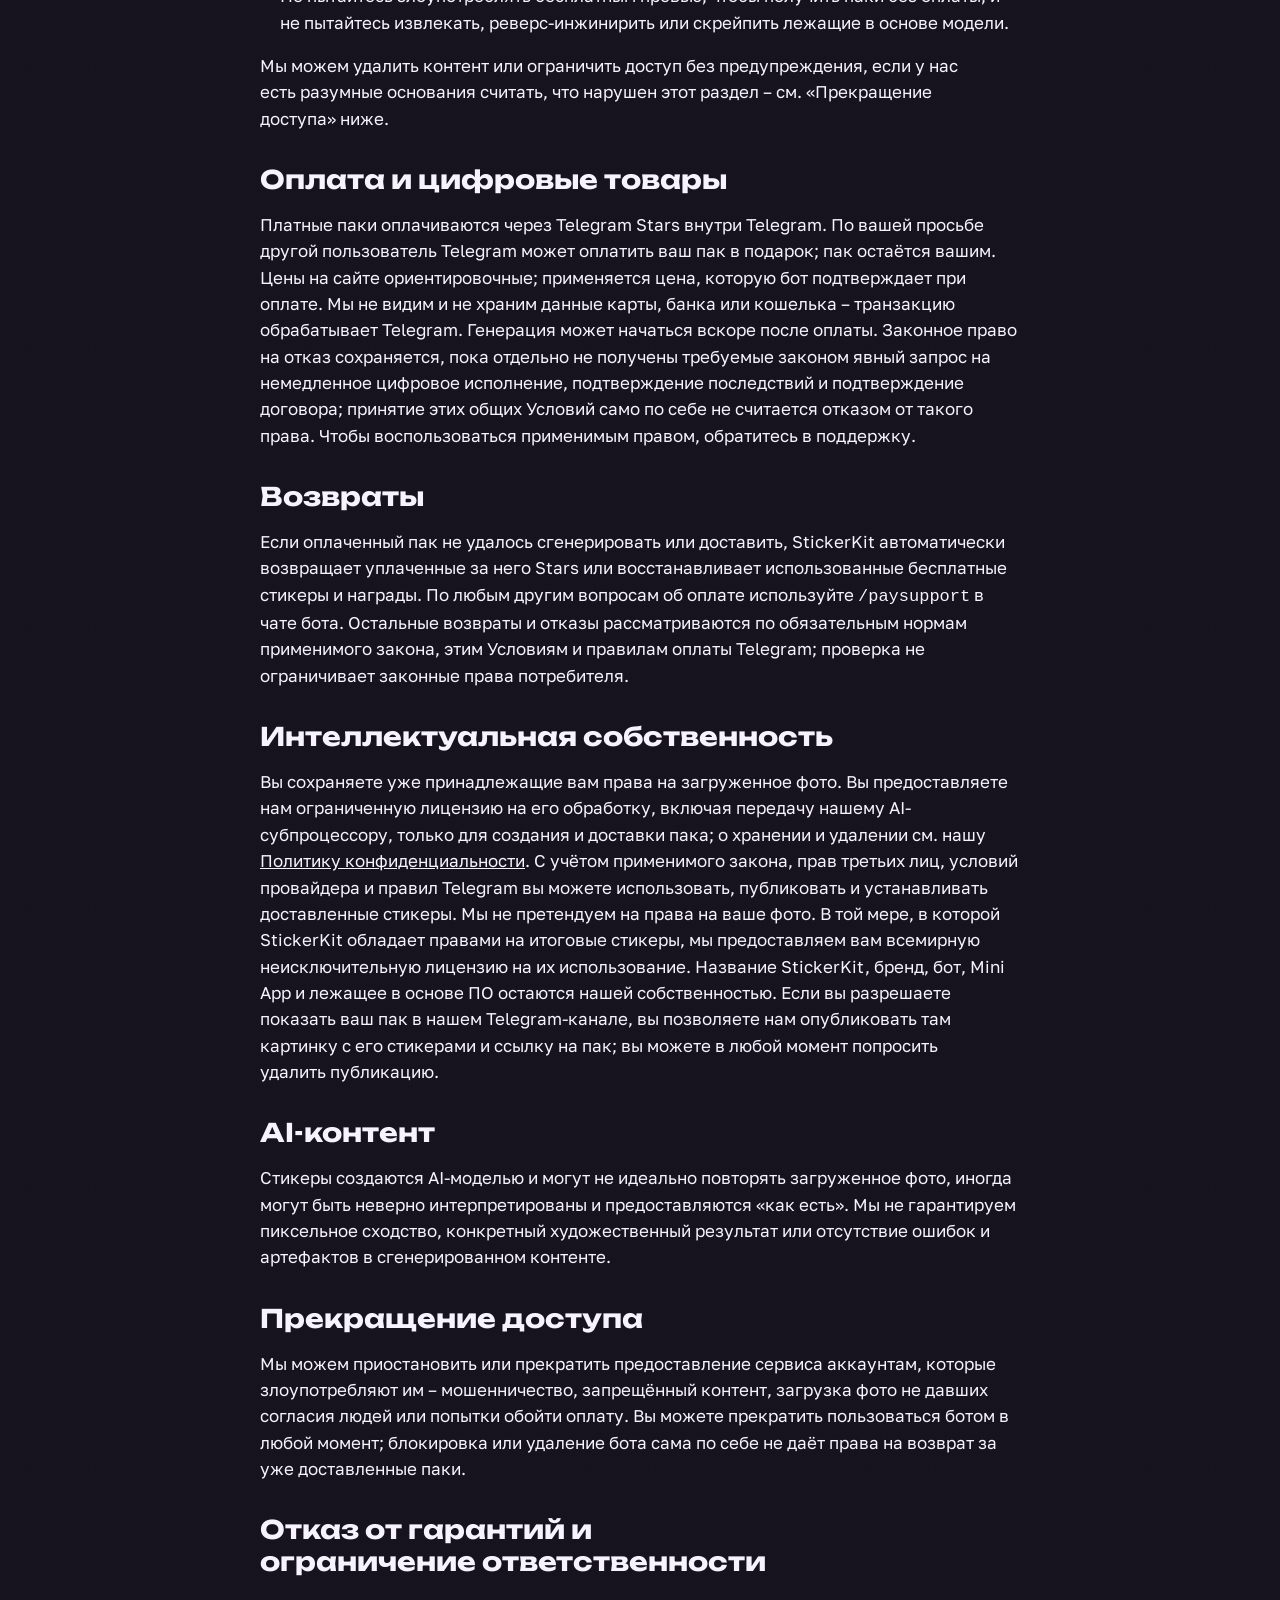
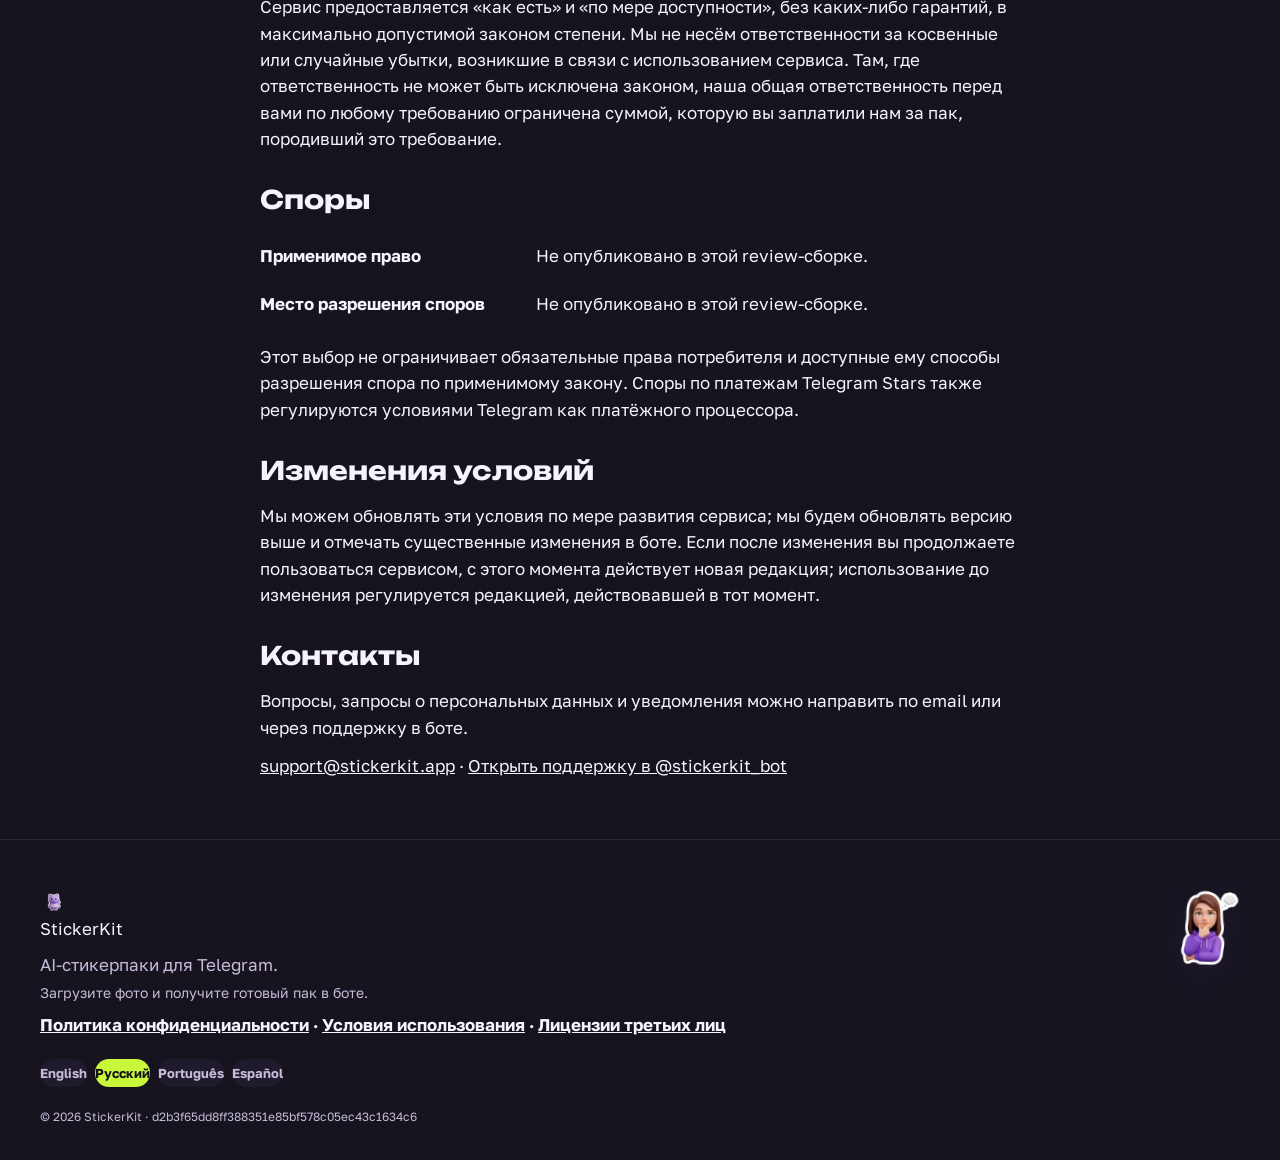
<file: ru/terms/index.html>
<!DOCTYPE html><html lang="ru"><head><meta charset="utf-8"><meta name="viewport" content="width=device-width, initial-scale=1"><title>Условия использования – StickerKit</title><meta name="description" content="Условия использования StickerKit."><meta name="robots" content="noindex, nofollow"><link rel="canonical" href="https://stickerkit.app/ru/terms/"><link rel="alternate" hreflang="en" href="https://stickerkit.app/terms/"><link rel="alternate" hreflang="ru" href="https://stickerkit.app/ru/terms/"><link rel="alternate" hreflang="es" href="https://stickerkit.app/es/terms/"><link rel="alternate" hreflang="pt-BR" href="https://stickerkit.app/pt/terms/"><link rel="alternate" hreflang="x-default" href="https://stickerkit.app/terms/"><link rel="icon" type="image/webp" href="/assets/ui/mascot-cat.webp"><meta property="og:type" content="website"><meta property="og:site_name" content="StickerKit"><meta property="og:locale" content="ru_RU"><meta property="og:title" content="Условия использования – StickerKit"><meta property="og:description" content="Условия использования StickerKit."><meta property="og:url" content="https://stickerkit.app/ru/terms/"><meta property="og:image" content="https://stickerkit.app/assets/ui/social-card.webp"><meta property="og:image:type" content="image/webp"><meta property="og:image:width" content="1200"><meta property="og:image:height" content="630"><meta property="og:image:alt" content="Примеры персональных стикеров StickerKit"><meta name="twitter:card" content="summary_large_image"><meta name="twitter:title" content="Условия использования – StickerKit"><meta name="twitter:description" content="Условия использования StickerKit."><meta name="twitter:image" content="https://stickerkit.app/assets/ui/social-card.webp"><meta name="twitter:image:alt" content="Примеры персональных стикеров StickerKit"><link rel="stylesheet" href="/_astro/i18n.CnTxMMP6.css"></head><body class="legal-document"><main class="legal-page"><div class="container" style="padding-top: 32px;"><h1>Условия использования</h1><p class="text-muted">Версия для проверки: review-draft. Эти Условия регулируют использование StickerKit.</p><aside class="legal-draft" role="status" data-legal-mode="draft"><strong>Черновик на юридической проверке</strong><span>Это review-сборка, а не опубликованное production-уведомление. Неопубликованные сведения явно отмечены ниже.</span></aside><h2>Кто мы и согласие с условиями</h2><p>StickerKit управляет Telegram-ботом @stickerkit_bot и Mini App StickerKit на app.stickerkit.app.</p><dl class="legal-facts" data-legal-facts="identity"><div><dt>Оператор персональных данных</dt><dd>Не опубликовано в этой review-сборке.</dd></div><div><dt>Продавец</dt><dd>Не опубликовано в этой review-сборке.</dd></div><div><dt>Почтовый адрес</dt><dd>Не опубликовано в этой review-сборке.</dd></div><div><dt>Email</dt><dd><a href="mailto:support@stickerkit.app">support@stickerkit.app</a></dd></div></dl><p>Пользуясь ботом или Mini App StickerKit, вы подтверждаете, что вам уже исполнилось 18 лет, принимаете эти Условия и подтверждаете, что ознакомились с нашей <a href="/ru/privacy">Политикой конфиденциальности</a>. Ссылки на оба документа бот показывает при запуске. Если вы не согласны или не можете честно подтвердить свой возраст, не пользуйтесь сервисом.</p><h2>Сервис</h2><p>StickerKit создаёт персональный стикерпак из загруженного вами фото с помощью AI-провайдера, указанного в Политике конфиденциальности, и публикует его как набор стикеров Telegram для вашего аккаунта. До оплаты вы видите превью и бесплатно получаете из него один стикер; число бесплатных превью на аккаунт может быть ограничено. Продаются паки из 6, 12 или 18 стикеров, а в готовый пак позже можно добавить ещё стикеры. Также можно собрать пак из своих картинок и сделать из пака эмодзи. Некоторые функции открывают стикеры бесплатно, например сторис о вашем паке или подписка на наш Telegram-канал с разрешением показать там ваш пак; каждая из них доступна один раз на аккаунт. Функции, стили и цены могут меняться в будущем; о существенных изменениях мы сообщим в боте.</p><h2>Кто может пользоваться сервисом</h2><p>Чтобы пользоваться StickerKit, вам должно быть не менее 18 лет. Это ограничение действует и там, где сам Telegram разрешает пользоваться сервисом в более младшем возрасте. Пользуясь сервисом, вы сами подтверждаете свой возраст: мы не запрашиваем дату рождения или документ, удостоверяющий личность, и не проверяем возраст или личность.</p><h2>Ваши обязательства в отношении присылаемых фото</h2><ul><li>Загружайте только то фото, на использование которого у вас есть право: своё, либо чужое – включая фото несовершеннолетнего – только с его согласия или согласия родителя/опекуна. Не загружайте фото людей, которые не соглашались на превращение своего изображения в стикерпак.</li><li>Не используйте сервис для создания паков, которые незаконны, содержат сексуально откровенный, жестокий, ненавистнический или оскорбительный контент, либо выдают себя за реального человека с целью обмана или дискредитации.</li><li>Не пытайтесь злоупотреблять бесплатным превью, чтобы получить паки без оплаты, и не пытайтесь извлекать, реверс-инжинирить или скрейпить лежащие в основе модели.</li></ul><p>Мы можем удалить контент или ограничить доступ без предупреждения, если у нас есть разумные основания считать, что нарушен этот раздел – см. «Прекращение доступа» ниже.</p><h2>Оплата и цифровые товары</h2><p>Платные паки оплачиваются через Telegram Stars внутри Telegram. По вашей просьбе другой пользователь Telegram может оплатить ваш пак в подарок; пак остаётся вашим. Цены на сайте ориентировочные; применяется цена, которую бот подтверждает при оплате. Мы не видим и не храним данные карты, банка или кошелька – транзакцию обрабатывает Telegram. Генерация может начаться вскоре после оплаты. Законное право на отказ сохраняется, пока отдельно не получены требуемые законом явный запрос на немедленное цифровое исполнение, подтверждение последствий и подтверждение договора; принятие этих общих Условий само по себе не считается отказом от такого права. Чтобы воспользоваться применимым правом, обратитесь в поддержку.</p><h2>Возвраты</h2><p>Если оплаченный пак не удалось сгенерировать или доставить, StickerKit автоматически возвращает уплаченные за него Stars или восстанавливает использованные бесплатные стикеры и награды. По любым другим вопросам об оплате используйте <code>/paysupport</code> в чате бота. Остальные возвраты и отказы рассматриваются по обязательным нормам применимого закона, этим Условиям и правилам оплаты Telegram; проверка не ограничивает законные права потребителя.</p><h2>Интеллектуальная собственность</h2><p>Вы сохраняете уже принадлежащие вам права на загруженное фото. Вы предоставляете нам ограниченную лицензию на его обработку, включая передачу нашему AI-субпроцессору, только для создания и доставки пака; о хранении и удалении см. нашу <a href="/ru/privacy">Политику конфиденциальности</a>. С учётом применимого закона, прав третьих лиц, условий провайдера и правил Telegram вы можете использовать, публиковать и устанавливать доставленные стикеры. Мы не претендуем на права на ваше фото. В той мере, в которой StickerKit обладает правами на итоговые стикеры, мы предоставляем вам всемирную неисключительную лицензию на их использование. Название StickerKit, бренд, бот, Mini App и лежащее в основе ПО остаются нашей собственностью. Если вы разрешаете показать ваш пак в нашем Telegram-канале, вы позволяете нам опубликовать там картинку с его стикерами и ссылку на пак; вы можете в любой момент попросить удалить публикацию.</p><h2>AI-контент</h2><p>Стикеры создаются AI-моделью и могут не идеально повторять загруженное фото, иногда могут быть неверно интерпретированы и предоставляются «как есть». Мы не гарантируем пиксельное сходство, конкретный художественный результат или отсутствие ошибок и артефактов в сгенерированном контенте.</p><h2>Прекращение доступа</h2><p>Мы можем приостановить или прекратить предоставление сервиса аккаунтам, которые злоупотребляют им – мошенничество, запрещённый контент, загрузка фото не давших согласия людей или попытки обойти оплату. Вы можете прекратить пользоваться ботом в любой момент; блокировка или удаление бота сама по себе не даёт права на возврат за уже доставленные паки.</p><h2>Отказ от гарантий и ограничение ответственности</h2><p>Сервис предоставляется «как есть» и «по мере доступности», без каких-либо гарантий, в максимально допустимой законом степени. Мы не несём ответственности за косвенные или случайные убытки, возникшие в связи с использованием сервиса. Там, где ответственность не может быть исключена законом, наша общая ответственность перед вами по любому требованию ограничена суммой, которую вы заплатили нам за пак, породивший это требование.</p><h2>Споры</h2><dl class="legal-facts" data-legal-facts="disputes"><div><dt>Применимое право</dt><dd>Не опубликовано в этой review-сборке.</dd></div><div><dt>Место разрешения споров</dt><dd>Не опубликовано в этой review-сборке.</dd></div></dl><p>Этот выбор не ограничивает обязательные права потребителя и доступные ему способы разрешения спора по применимому закону. Споры по платежам Telegram Stars также регулируются условиями Telegram как платёжного процессора.</p><h2>Изменения условий</h2><p>Мы можем обновлять эти условия по мере развития сервиса; мы будем обновлять версию выше и отмечать существенные изменения в боте. Если после изменения вы продолжаете пользоваться сервисом, с этого момента действует новая редакция; использование до изменения регулируется редакцией, действовавшей в тот момент.</p><h2>Контакты</h2><p>Вопросы, запросы о персональных данных и уведомления можно направить по email или через поддержку в боте.</p><p><a href="mailto:support@stickerkit.app">support@stickerkit.app</a> · <a href="https://t.me/stickerkit_bot?start=support">Открыть поддержку в @stickerkit_bot</a></p></div></main><footer class="site-footer" data-astro-cid-jo6i4kqk><div class="container site-footer__row" data-astro-cid-jo6i4kqk><div class="site-footer__brand" data-astro-cid-jo6i4kqk><div class="wordmark" data-astro-cid-jo6i4kqk><img src="/assets/ui/mascot-cat.webp" width="28" height="28" alt="" loading="lazy" data-astro-cid-jo6i4kqk>StickerKit</div><p class="text-muted" style="margin: 8px 0 4px;" data-astro-cid-jo6i4kqk>AI-стикерпаки для Telegram.</p><p class="text-muted" style="margin: 0 0 4px; font-size: 14px;" data-astro-cid-jo6i4kqk>Загрузите фото и получите готовый пак в боте.</p></div><img src="/assets/stickers/sticker-04.webp" width="61" height="80" alt="" loading="lazy" class="site-footer__sticker" data-astro-cid-jo6i4kqk></div><div class="container" data-astro-cid-jo6i4kqk><p style="font-weight: 700;" data-astro-cid-jo6i4kqk><a href="/ru/privacy" data-astro-cid-jo6i4kqk>Политика конфиденциальности</a> · <a href="/ru/terms" data-astro-cid-jo6i4kqk>Условия использования</a> · <a href="/third-party-font-licenses.txt" data-astro-cid-jo6i4kqk>Лицензии третьих лиц</a></p><nav aria-label="Язык" class="lang-switcher" data-astro-cid-jo6i4kqk><a href="/terms" class="lang-pill" data-astro-cid-jo6i4kqk>English</a><a href="/ru/terms" class="lang-pill lang-pill--active" data-astro-cid-jo6i4kqk>Русский</a><a href="/pt/terms" class="lang-pill" data-astro-cid-jo6i4kqk>Português</a><a href="/es/terms" class="lang-pill" data-astro-cid-jo6i4kqk>Español</a></nav><p class="text-muted" style="font-size: 12px; margin-top: 20px;" data-astro-cid-jo6i4kqk>© 2026 StickerKit · <span title="build" data-astro-cid-jo6i4kqk>d2b3f65dd8ff388351e85bf578c05ec43c1634c6</span></p></div></footer></body></html>
</file>
<file: _astro/i18n.CnTxMMP6.css>
@font-face{font-family:Unbounded Variable;font-style:normal;font-display:swap;font-weight:200 900;src:url([data-uri])format("woff2-variations");unicode-range:U+460-52F,U+1C80-1C8A,U+20B4,U+2DE0-2DFF,U+A640-A69F,U+FE2E-FE2F}@font-face{font-family:Unbounded Variable;font-style:normal;font-display:swap;font-weight:200 900;src:url(/_astro/unbounded-cyrillic-wght-normal.C627f1f8.woff2)format("woff2-variations");unicode-range:U+301,U+400-45F,U+490-491,U+4B0-4B1,U+2116}@font-face{font-family:Unbounded Variable;font-style:normal;font-display:swap;font-weight:200 900;src:url(/_astro/unbounded-vietnamese-wght-normal.rat7GD3o.woff2)format("woff2-variations");unicode-range:U+102-103,U+110-111,U+128-129,U+168-169,U+1A0-1A1,U+1AF-1B0,U+300-301,U+303-304,U+308-309,U+323,U+329,U+1EA0-1EF9,U+20AB}@font-face{font-family:Unbounded Variable;font-style:normal;font-display:swap;font-weight:200 900;src:url(/_astro/unbounded-latin-ext-wght-normal.D6H-S6MW.woff2)format("woff2-variations");unicode-range:U+100-2BA,U+2BD-2C5,U+2C7-2CC,U+2CE-2D7,U+2DD-2FF,U+304,U+308,U+329,U+1D00-1DBF,U+1E00-1E9F,U+1EF2-1EFF,U+2020,U+20A0-20AB,U+20AD-20C0,U+2113,U+2C60-2C7F,U+A720-A7FF}@font-face{font-family:Unbounded Variable;font-style:normal;font-display:swap;font-weight:200 900;src:url(/_astro/unbounded-latin-wght-normal.D5afBTBx.woff2)format("woff2-variations");unicode-range:U+??,U+131,U+152-153,U+2BB-2BC,U+2C6,U+2DA,U+2DC,U+304,U+308,U+329,U+2000-206F,U+20AC,U+2122,U+2191,U+2193,U+2212,U+2215,U+FEFF,U+FFFD}@font-face{font-family:Golos Text Variable;font-style:normal;font-display:swap;font-weight:400 900;src:url(/_astro/golos-text-cyrillic-ext-wght-normal.hICkpzq7.woff2)format("woff2-variations");unicode-range:U+460-52F,U+1C80-1C8A,U+20B4,U+2DE0-2DFF,U+A640-A69F,U+FE2E-FE2F}@font-face{font-family:Golos Text Variable;font-style:normal;font-display:swap;font-weight:400 900;src:url(/_astro/golos-text-cyrillic-wght-normal.mKek_fSS.woff2)format("woff2-variations");unicode-range:U+301,U+400-45F,U+490-491,U+4B0-4B1,U+2116}@font-face{font-family:Golos Text Variable;font-style:normal;font-display:swap;font-weight:400 900;src:url(/_astro/golos-text-latin-ext-wght-normal.B-I5lbAQ.woff2)format("woff2-variations");unicode-range:U+100-2BA,U+2BD-2C5,U+2C7-2CC,U+2CE-2D7,U+2DD-2FF,U+304,U+308,U+329,U+1D00-1DBF,U+1E00-1E9F,U+1EF2-1EFF,U+2020,U+20A0-20AB,U+20AD-20C0,U+2113,U+2C60-2C7F,U+A720-A7FF}@font-face{font-family:Golos Text Variable;font-style:normal;font-display:swap;font-weight:400 900;src:url(/_astro/golos-text-latin-wght-normal.BS5oQT7X.woff2)format("woff2-variations");unicode-range:U+??,U+131,U+152-153,U+2BB-2BC,U+2C6,U+2DA,U+2DC,U+304,U+308,U+329,U+2000-206F,U+20AC,U+2122,U+2191,U+2193,U+2212,U+2215,U+FEFF,U+FFFD}:root{--bg:#14101c;--surface:#201a2d;--surface-2:#282136;--stroke:#ffffff17;--text:#f6f3fc;--text-muted:#c4bcd9;--acid:#c9f73a;--acid-press:#b2e522;--on-acid:#131019;--pink:#ff5da5;--paper:#fff;--ink-on-paper:#241a38;--radius-tile:16px;--radius-card:22px;--radius-card-lg:30px;--radius-cta:18px;--radius-pill:999px;--gap:16px;--screen-pad:20px;--cta-height:64px;--shadow-card:0 12px 32px #00000059;--shadow-sticker:0 8px 14px #0006;--shadow-cta:0 12px 32px #c9f73a47;--content-width:1240px;--content-width-narrow:720px;--font-display:"Unbounded Variable", "Unbounded", sans-serif;--font-body:"Golos Text Variable", "Golos Text", sans-serif;--ease-out-expo:cubic-bezier(.16, 1, .3, 1);--ease-spring:cubic-bezier(.34, 1.56, .64, 1)}*{box-sizing:border-box}html,body{margin:0;padding:0}body{background:radial-gradient(900px 520px at 85% -80px, #7a4ae238, transparent 65%), radial-gradient(700px 420px at -10% 30%, #ff5da51a, transparent 60%), var(--bg);color:var(--text);font-family:var(--font-body);padding-bottom:calc(84px + env(safe-area-inset-bottom));line-height:1.55;position:relative;overflow-x:hidden}body.legal-document{padding-bottom:0}body:before{content:"";z-index:0;pointer-events:none;opacity:.03;background-image:url("data:image/svg+xml,%3Csvg xmlns='http://www.w3.org/2000/svg' width='140' height='140'%3E%3Cfilter id='n'%3E%3CfeTurbulence type='fractalNoise' baseFrequency='1.1' numOctaves='2'/%3E%3CfeColorMatrix type='saturate' values='0'/%3E%3C/filter%3E%3Crect width='140' height='140' filter='url(%23n)'/%3E%3C/svg%3E");position:absolute;inset:0}body>*{z-index:1;position:relative}@media (width>=768px){body{padding-bottom:0}}@media (width>=1280px){body{font-size:17px}}img{max-width:100%;display:block}a{color:inherit}a:focus-visible,button:focus-visible,summary:focus-visible{outline:2px solid var(--acid);outline-offset:2px}::selection{background:var(--acid);color:var(--on-acid)}.container{max-width:var(--content-width);padding:0 var(--screen-pad);margin:0 auto;position:relative}.prose{max-width:var(--content-width-narrow);margin:0 auto}section{padding:clamp(44px,8vw,84px) 0}#styles,#pricing{padding-top:clamp(64px,10vw,112px)}#faq{padding-top:clamp(56px,9vw,96px)}h1,h2,h3{color:var(--text);font-family:var(--font-display);letter-spacing:0;text-wrap:balance;margin:0 0 14px;font-weight:700}h1{font-size:2.4rem;font-weight:800;line-height:1.04}h2{margin-bottom:16px;font-size:1.55rem;line-height:1.12}h3{font-family:var(--font-body);font-weight:800}.headline-sticker{box-sizing:border-box;background:var(--paper);max-width:calc(100% - 8px);color:var(--ink-on-paper);box-shadow:var(--shadow-sticker);text-wrap:wrap;overflow-wrap:anywhere;border-radius:.28em;padding:.04em .22em .1em;display:inline-block;transform:rotate(-1.6deg)}html[lang=ru] .headline-sticker{font-size:.8em}.section-lede{max-width:60ch;margin-bottom:36px;font-size:17px}p{text-wrap:pretty;margin:0 0 12px}.eyebrow{color:var(--pink);font-family:var(--font-display);letter-spacing:0;text-transform:uppercase;margin-bottom:14px;font-size:12px;font-weight:600}@media (width>=640px){h1{font-size:3.6rem}h2{font-size:2.05rem}}@media (width<=639px){html[lang=ru] .legal-page h1{font-family:var(--font-body);font-size:25px;font-weight:800}}@media (width>=1024px){h1{font-size:5.2rem}h2{font-size:2.5rem}}.legal-page{overflow-x:clip}.legal-draft{border:2px solid var(--ink,#181818);color:#181818;background:#fff3c4;gap:4px;margin:0 0 24px;padding:12px 14px;display:grid}.legal-facts{border-top:1px solid #1818183d;gap:0;margin:16px 0;display:grid}.legal-facts>div{border-bottom:1px solid #1818183d;grid-template-columns:minmax(150px,.35fr) minmax(0,.65fr);gap:16px;padding:10px 0;display:grid}.legal-facts dt{font-weight:700}.legal-facts dd{overflow-wrap:anywhere;min-width:0;margin:0}@media (width<=520px){.legal-facts>div{grid-template-columns:1fr;gap:4px}}.legal-page .container{max-width:800px;padding-bottom:48px}.legal-page h1{overflow-wrap:anywhere;font-size:2rem;line-height:1.15}.legal-page h2{overflow-wrap:anywhere;margin-top:32px;font-size:1.35rem;line-height:1.25}.legal-page p,.legal-page li,.legal-page a,.legal-page code{overflow-wrap:anywhere;word-break:normal}.legal-page ul{padding-left:1.25rem}@media (width>=640px){.legal-page h1{font-size:2.6rem}.legal-page h2{font-size:1.6rem}}.text-muted{color:var(--text-muted);line-height:1.6}.card{background:var(--surface);border:1px solid var(--stroke);border-radius:var(--radius-card);box-shadow:var(--shadow-card);padding:var(--gap)}.cta-button{height:var(--cta-height);border-radius:var(--radius-cta);background:var(--acid);color:var(--on-acid);font-family:var(--font-display);box-shadow:var(--shadow-cta);cursor:pointer;transition:transform .25s var(--ease-spring), box-shadow .2s var(--ease-out-expo), background .15s ease;border:none;justify-content:center;align-items:center;gap:10px;padding:0 38px;font-size:16px;font-weight:700;text-decoration:none;display:inline-flex;transform:rotate(-1.2deg)}.cta-button:hover{transform:rotate(0)translateY(-2px)scale(1.02);box-shadow:0 16px 40px #c9f73a61}.cta-button:active{background:var(--acid-press);transform:rotate(0)translateY(0)scale(.99)}.cta-button svg{flex:none}.cta-button--block{width:100%}.sticky-cta{z-index:20;padding:24px var(--screen-pad) calc(10px + env(safe-area-inset-bottom));background:linear-gradient(to top, var(--bg) 70%, transparent);position:fixed;bottom:0;left:0;right:0}@media (width>=768px){.sticky-cta{display:none}}.grid-3{gap:var(--gap);grid-template-columns:1fr;display:grid}@media (width<=640px){#pricing .grid-3>:first-child{order:1}#pricing .grid-3>:nth-child(3){order:2}#pricing .grid-3>:nth-child(2){order:3}}@media (width>=640px){.grid-3{grid-template-columns:repeat(2,1fr)}}@media (width>=960px){.grid-3{grid-template-columns:repeat(3,1fr);gap:20px}}.grid-4{gap:var(--gap);grid-template-columns:1fr;display:grid}@media (width>=640px){.grid-4{grid-template-columns:repeat(2,1fr)}}@media (width>=1024px){.grid-4{grid-template-columns:repeat(4,1fr);gap:20px}}.trust-chips{flex-wrap:wrap;gap:8px;margin:14px 0;display:flex}.trust-chip{border-radius:var(--radius-pill);background:var(--surface);border:1px solid var(--stroke);color:var(--text);align-items:center;padding:7px 14px;font-size:13px;font-weight:600;display:inline-flex}@media (width>=640px){.trust-chip{font-size:14px}}.tile-shadow{border-radius:var(--radius-tile);background:var(--paper);box-shadow:var(--shadow-sticker);transition:transform .3s var(--ease-spring), box-shadow .3s var(--ease-out-expo);padding:6px;overflow:hidden}.tile-shadow img{border-radius:calc(var(--radius-tile) - 6px)}.grid-3>:nth-child(odd) .tile-shadow,li:nth-child(odd)>.tile-shadow{transform:rotate(-1.7deg)}.grid-3>:nth-child(2n) .tile-shadow,li:nth-child(2n)>.tile-shadow{transform:rotate(1.4deg)}@media (hover:hover){.tile-shadow:hover{box-shadow:0 18px 36px #0000008c;transform:rotate(0)translateY(-4px)scale(1.03)!important}}.check-list{flex-direction:column;gap:12px;margin:0;padding:0;list-style:none;display:flex}.check-list li{align-items:flex-start;gap:12px;display:flex}@media (width<=640px){.check-list li{font-size:14px;line-height:1.45}}.check-icon{border:2px solid var(--acid);width:24px;height:24px;color:var(--acid);border-radius:50%;flex:none;justify-content:center;align-items:center;margin-top:1px;display:flex}.step-badge{background:var(--acid);width:42px;height:42px;color:var(--on-acid);font-family:var(--font-display);border-radius:50%;justify-content:center;align-items:center;margin-bottom:14px;font-size:18px;font-weight:800;display:flex;transform:rotate(-4deg)}.pill-badge{border-radius:var(--radius-pill);background:var(--pink);color:var(--ink-on-paper);border:none;padding:7px 16px;font-size:13px;font-weight:800;display:inline-block;transform:rotate(-2deg);box-shadow:0 6px 14px #ff5da559}.guarantee-badge{color:var(--acid);border-radius:var(--radius-pill);background:#c9f73a1f;border:1px solid #c9f73a59;align-items:center;gap:6px;padding:8px 14px;font-size:14px;font-weight:700;display:inline-flex}.plan-card{background:var(--surface);border:1px solid var(--stroke);border-radius:var(--radius-card-lg);box-shadow:var(--shadow-card);padding:26px 22px;position:relative}.plan-card--try{align-self:start}.plan-card--featured{border:2px solid var(--acid);background:var(--surface-2);box-shadow:0 0 0 6px #c9f73a14, var(--shadow-card);transform:rotate(.6deg)}.plan-card--try{box-shadow:none;background:0 0;padding:20px 22px}.plan-card__badge{position:absolute;top:-16px;right:20px}.faq-item{background:var(--surface);border:1px solid var(--stroke);border-radius:var(--radius-card);margin-bottom:12px;padding:4px 20px}.faq-item summary{cursor:pointer;justify-content:space-between;align-items:center;gap:12px;min-height:48px;padding:16px 0;font-weight:700;list-style:none;display:flex}.faq-item summary::-webkit-details-marker{display:none}.faq-item summary:after{content:"";background:var(--surface-2);width:24px;height:24px;transition:transform .2s var(--ease-out-expo);background-image:url("data:image/svg+xml,%3Csvg xmlns='http://www.w3.org/2000/svg' viewBox='0 0 24 24' fill='none' stroke='%23c9f73a' stroke-width='2.5' stroke-linecap='round' stroke-linejoin='round'%3E%3Cpolyline points='6 9 12 15 18 9'%3E%3C/polyline%3E%3C/svg%3E");background-position:50%;background-repeat:no-repeat;background-size:14px;border-radius:50%;flex:none}.faq-item[open] summary:after{transform:rotate(180deg)}.faq-item p{padding-bottom:16px}.reveal{animation:reveal-up .7s var(--ease-out-expo) both}@keyframes reveal-up{0%{opacity:0;transform:translateY(18px)}to{opacity:1;transform:translateY(0)}}@media (prefers-reduced-motion:reduce){.reveal{animation:none}.tile-shadow,.cta-button{transition:none;transform:none!important}}.site-footer[data-astro-cid-jo6i4kqk]{border-top:1px solid var(--stroke);padding:48px 0 24px}.site-footer__row[data-astro-cid-jo6i4kqk]{justify-content:space-between;align-items:flex-start;gap:20px;display:flex}.site-footer__sticker[data-astro-cid-jo6i4kqk]{filter:drop-shadow(0 8px 16px #503c8c29);transform:rotate(3deg)}.lang-switcher[data-astro-cid-jo6i4kqk]{flex-wrap:wrap;gap:8px;margin:16px 0;display:flex}.lang-pill[data-astro-cid-jo6i4kqk]{border-radius:var(--radius-pill);background:var(--surface);color:var(--text-muted);padding:6px 14px;font-size:13px;font-weight:700;text-decoration:none;display:inline-block}.lang-pill--active[data-astro-cid-jo6i4kqk]{background:var(--acid);color:var(--on-acid)}.site-footer[data-astro-cid-jo6i4kqk] a[data-astro-cid-jo6i4kqk]{padding:4px 0;display:inline-block}
</file>
<file: _astro/StickyCta.CfdZxKbj.css>
.site-header[data-astro-cid-nen7h5rs]{z-index:30;backdrop-filter:blur(12px);border-bottom:1px solid var(--stroke);background:#14101ccc;position:sticky;top:0}.site-header__row[data-astro-cid-nen7h5rs]{justify-content:space-between;align-items:center;gap:16px;padding-top:12px;padding-bottom:12px;display:flex}.wordmark[data-astro-cid-nen7h5rs]{font-family:var(--font-display);color:var(--text);align-items:center;gap:8px;font-size:17px;font-weight:700;display:flex}.site-nav[data-astro-cid-nen7h5rs]{display:none}.site-header__actions[data-astro-cid-nen7h5rs]{align-items:center;gap:12px;display:flex}.lang-switcher-compact[data-astro-cid-nen7h5rs]{background:var(--surface);border:1px solid var(--stroke);border-radius:var(--radius-pill);gap:4px;padding:3px;display:flex}.lang-pill-compact[data-astro-cid-nen7h5rs]{border-radius:var(--radius-pill);color:var(--text-muted);padding:5px 11px;font-size:12px;font-weight:700;text-decoration:none}.lang-pill-compact--active[data-astro-cid-nen7h5rs]{background:var(--acid);color:var(--on-acid)}@media (width<=360px){.site-header__row[data-astro-cid-nen7h5rs]{gap:8px}.lang-switcher-compact[data-astro-cid-nen7h5rs]{gap:2px}.lang-pill-compact[data-astro-cid-nen7h5rs]{text-align:center;min-width:32px;padding:5px 7px}}.cta-button--compact[data-astro-cid-nen7h5rs]{height:40px;padding:0 18px;font-size:14px}@media (width<=767px){.cta-button--compact[data-astro-cid-nen7h5rs]{display:none}}@media (width>=1024px){.site-nav[data-astro-cid-nen7h5rs]{gap:28px;display:flex}.site-nav[data-astro-cid-nen7h5rs] a[data-astro-cid-nen7h5rs]{color:var(--text-muted);font-size:15px;font-weight:600;text-decoration:none}.site-nav[data-astro-cid-nen7h5rs] a[data-astro-cid-nen7h5rs]:hover{color:var(--text)}}.hero[data-astro-cid-ge2uvauf]{flex-direction:column;gap:36px;padding-top:clamp(28px,6vw,64px);display:flex}@media (width>=860px){.hero[data-astro-cid-ge2uvauf]{flex-direction:row;align-items:center;gap:72px}.hero__copy[data-astro-cid-ge2uvauf]{flex:52%}.hero__art[data-astro-cid-ge2uvauf]{flex:48%}}.hero__art[data-astro-cid-ge2uvauf]{justify-content:center;display:flex}@media (width<=640px){.hero[data-astro-cid-ge2uvauf] h1[data-astro-cid-ge2uvauf]{font-size:44px;line-height:.95}}@media (width>=400px) and (width<=640px){.hero[data-astro-cid-ge2uvauf] h1[data-astro-cid-ge2uvauf]{font-size:50px}}@media (width>=520px) and (width<=640px){.hero[data-astro-cid-ge2uvauf] h1[data-astro-cid-ge2uvauf]{font-size:56px}}.proof[data-astro-cid-ge2uvauf]{flex-direction:column;align-items:center;padding-top:26px;display:flex;position:relative}.proof__badge[data-astro-cid-ge2uvauf]{white-space:nowrap;z-index:2;position:absolute;top:0;left:50%;transform:translate(-50%)rotate(-2deg)}.proof__row[data-astro-cid-ge2uvauf]{flex-wrap:wrap;justify-content:center;align-items:center;gap:16px;display:flex}@media (width>=860px){.proof__row[data-astro-cid-ge2uvauf]{flex-wrap:nowrap}}.proof__source[data-astro-cid-ge2uvauf]{flex-direction:column;align-items:center;gap:8px;display:flex}.proof__photo[data-astro-cid-ge2uvauf]{transform:rotate(-2deg)}.proof__photo[data-astro-cid-ge2uvauf] img[data-astro-cid-ge2uvauf]{object-fit:cover}.proof__sticker[data-astro-cid-ge2uvauf] img[data-astro-cid-ge2uvauf]{object-fit:contain}.proof__chip[data-astro-cid-ge2uvauf]{background:var(--paper);color:var(--ink-on-paper);border-radius:var(--radius-pill);padding:3px 10px;font-size:11px;font-weight:800;transform:rotate(1.5deg)}.proof__arrow[data-astro-cid-ge2uvauf]{color:var(--acid);font-size:42px;font-weight:800;line-height:1}.proof__badge[data-astro-cid-ge2uvauf]{padding:10px 22px;font-size:16px}.proof__grid[data-astro-cid-ge2uvauf]{grid-template-columns:repeat(3,1fr);gap:12px;max-width:512px;display:grid}.proof__grid[data-astro-cid-ge2uvauf]>[data-astro-cid-ge2uvauf]:nth-child(odd) .tile-shadow[data-astro-cid-ge2uvauf],.proof__sticker[data-astro-cid-ge2uvauf]:nth-child(odd){transform:rotate(-2deg)}.proof__grid[data-astro-cid-ge2uvauf]>[data-astro-cid-ge2uvauf]:nth-child(2n) .tile-shadow[data-astro-cid-ge2uvauf],.proof__sticker[data-astro-cid-ge2uvauf]:nth-child(2n){transform:rotate(1.6deg)}@media (width<=640px){.proof__row[data-astro-cid-ge2uvauf]{gap:3px}.proof__photo[data-astro-cid-ge2uvauf] img[data-astro-cid-ge2uvauf]{width:80px;height:80px}.proof__sticker[data-astro-cid-ge2uvauf] img[data-astro-cid-ge2uvauf]{width:60px;height:60px}.proof__arrow[data-astro-cid-ge2uvauf]{font-size:16px}.proof__grid[data-astro-cid-ge2uvauf]{gap:7px;max-width:none}.proof__badge[data-astro-cid-ge2uvauf]{padding:6px 14px;font-size:13px}}@media (prefers-reduced-motion:reduce){.proof__photo[data-astro-cid-ge2uvauf],.proof__chip[data-astro-cid-ge2uvauf],.proof__sticker[data-astro-cid-ge2uvauf]{transform:none!important}.proof__badge[data-astro-cid-ge2uvauf]{transform:translate(-50%)!important}}.step-card__title[data-astro-cid-l43jfdkk]{margin:0;font-size:18px}.step-card__desc[data-astro-cid-l43jfdkk]{margin:0}@media (width<=640px){.step-card[data-astro-cid-l43jfdkk]{flex-wrap:wrap;align-items:center;gap:8px 12px;padding:14px;display:flex}.step-card[data-astro-cid-l43jfdkk] .step-badge[data-astro-cid-l43jfdkk]{width:28px;height:28px;margin-bottom:0;font-size:13px}.step-card__title[data-astro-cid-l43jfdkk]{font-size:16px}.step-card__desc[data-astro-cid-l43jfdkk]{flex-basis:100%;font-size:13px;line-height:1.45}}.style-grid[data-astro-cid-phn37o7r]{gap:var(--gap);scroll-snap-type:x mandatory;-webkit-overflow-scrolling:touch;scrollbar-width:none;padding:4px 4px 12px;display:flex;overflow-x:auto;mask-image:linear-gradient(90deg,#000 calc(100% - 28px),#0000 100%)}.style-grid[data-astro-cid-phn37o7r]::-webkit-scrollbar{display:none}.style-grid[data-astro-cid-phn37o7r]:focus-visible{outline:3px solid var(--acid);outline-offset:3px}.style-grid[data-astro-cid-phn37o7r]>[data-astro-cid-phn37o7r]{scroll-snap-align:start;flex:none}@media (width>=860px){.style-grid[data-astro-cid-phn37o7r]{grid-template-columns:repeat(3,minmax(0,1fr));display:grid;overflow:visible;mask-image:none}}.style-tile[data-astro-cid-phn37o7r]{flex-direction:column;align-items:center;gap:10px;margin:0;display:flex}.style-tile__frame[data-astro-cid-phn37o7r]{background:var(--paper);border-radius:var(--radius-tile);width:120px;height:120px;box-shadow:var(--shadow-sticker);transition:transform .3s var(--ease-spring), box-shadow .25s var(--ease-out-expo);justify-content:center;align-items:center;display:flex;overflow:hidden}.style-tile[data-astro-cid-phn37o7r]:nth-child(odd) .style-tile__frame[data-astro-cid-phn37o7r]{transform:rotate(-2deg)}.style-tile[data-astro-cid-phn37o7r]:nth-child(2n) .style-tile__frame[data-astro-cid-phn37o7r]{transform:rotate(1.6deg)}.style-tile__frame[data-astro-cid-phn37o7r] img[data-astro-cid-phn37o7r]{object-fit:contain;width:100%;height:100%}@media (hover:hover){.style-tile[data-astro-cid-phn37o7r]:hover .style-tile__frame[data-astro-cid-phn37o7r]{transform:rotate(0)translateY(-4px)scale(1.05);box-shadow:0 18px 36px #0000008c}}.style-tile[data-astro-cid-phn37o7r] figcaption[data-astro-cid-phn37o7r]{color:var(--text-muted);font-size:14px;font-weight:700}@media (prefers-reduced-motion:reduce){.style-tile__frame[data-astro-cid-phn37o7r]:hover{transform:none}}.plan-price[data-astro-cid-htruwgye]{align-items:center;gap:6px;display:flex}.plan-price__star[data-astro-cid-htruwgye]{display:inline-block}.final-cta[data-astro-cid-blvy5prr]{text-align:center}
</file>
